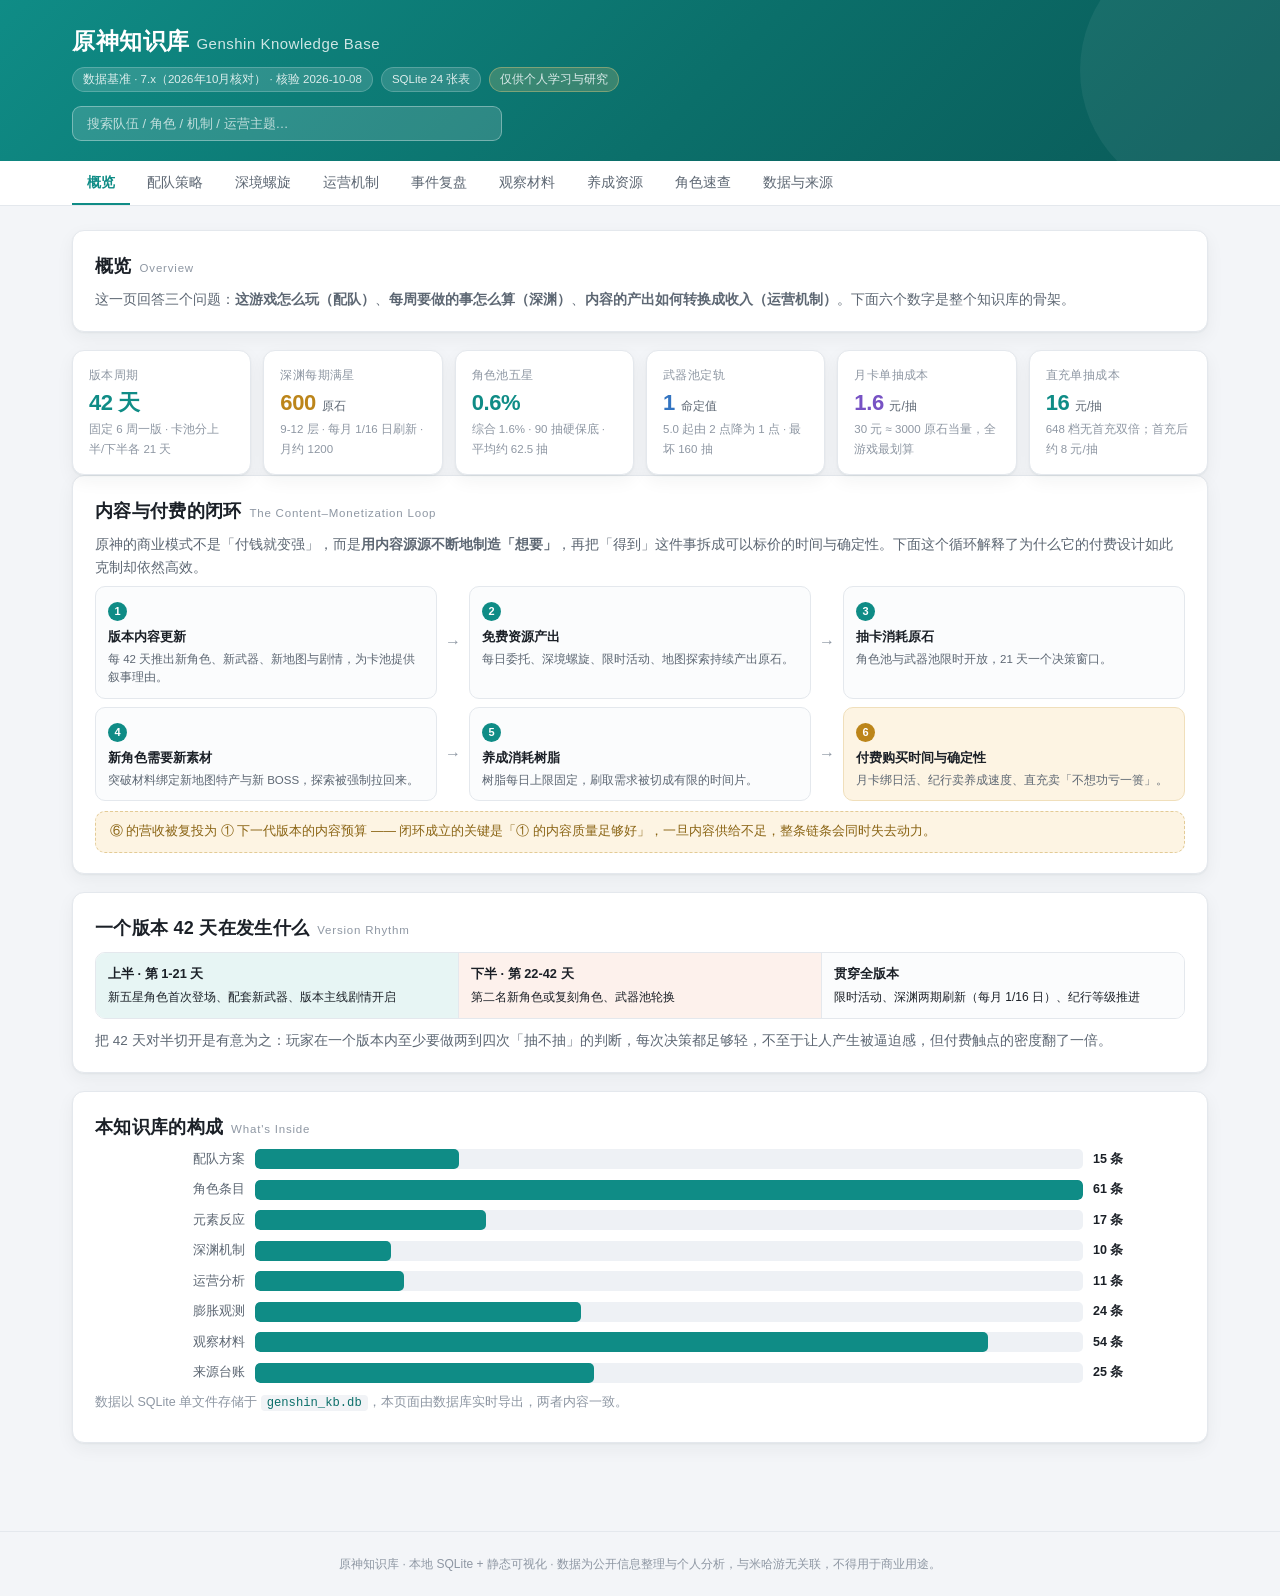
<file: site/index.html>
<!DOCTYPE html>
<html lang="zh-CN">
<head>
<meta charset="utf-8">
<meta name="viewport" content="width=device-width, initial-scale=1">
<title>原神知识库 · Genshin Knowledge Base</title>
<style>
:root{
  --bg:#f3f5f8; --card:#ffffff; --ink:#1b2027; --ink2:#5d6773; --ink3:#8e97a3;
  --line:#e4e8ed; --line2:#eef1f5;
  --teal:#0f8c86; --teal-soft:#e7f5f4; --gold:#bc851a; --gold-soft:#fdf4e3;
  --red:#cf4a5c; --red-soft:#fdeef0; --blue:#3374c1; --blue-soft:#eaf2fc;
  --purple:#7752c4; --purple-soft:#f1ecfb; --green:#2f8f5b; --green-soft:#e9f6ef;
  --e-fire:#e2603f; --e-water:#3d8fd1; --e-wind:#3fae94; --e-thunder:#8b6ad0;
  --e-grass:#74a832; --e-ice:#5fb5d8; --e-rock:#c9a227;
  --shadow:0 1px 2px rgba(20,30,45,.05), 0 6px 18px rgba(20,30,45,.05);
  --radius:12px;
}
*{box-sizing:border-box}
html,body{margin:0;padding:0}
body{
  background:var(--bg); color:var(--ink); font-size:14px; line-height:1.72;
  font-family:-apple-system,BlinkMacSystemFont,"Segoe UI","PingFang SC","Hiragino Sans GB","Microsoft YaHei",sans-serif;
  -webkit-font-smoothing:antialiased;
}
a{color:var(--teal);text-decoration:none}
a:hover{text-decoration:underline}

/* ---------- header ---------- */
header{
  background:linear-gradient(135deg,#0f8c86 0%,#0b6f6a 55%,#0a5a58 100%);
  color:#fff; padding:22px 0 20px; position:relative; overflow:hidden;
}
header::after{
  content:""; position:absolute; right:-60px; top:-60px; width:260px; height:260px;
  border-radius:50%; background:rgba(255,255,255,.06);
}
.hwrap{max-width:1180px;margin:0 auto;padding:0 22px;position:relative;z-index:2}
h1{margin:0;font-size:23px;letter-spacing:.5px;font-weight:650}
.sub{margin-top:5px;font-size:12.5px;opacity:.86;display:flex;flex-wrap:wrap;gap:8px;align-items:center}
.chip{
  display:inline-block;padding:2px 10px;border-radius:20px;font-size:11.5px;
  background:rgba(255,255,255,.16); border:1px solid rgba(255,255,255,.24);
}
.chip.gold{background:rgba(255,214,130,.22);border-color:rgba(255,214,130,.42)}
.searchbox{margin-top:14px;position:relative;max-width:430px}
.searchbox input{
  width:100%;padding:9px 14px;border-radius:9px;border:1px solid rgba(255,255,255,.35);
  background:rgba(255,255,255,.14);color:#fff;font-size:13px;outline:none;
  font-family:inherit;
}
.searchbox input::placeholder{color:rgba(255,255,255,.7)}
.searchbox input:focus{background:rgba(255,255,255,.22);border-color:#fff}
#sr{position:absolute;left:0;right:0;top:44px;background:#fff;color:var(--ink);
  border-radius:10px;box-shadow:0 12px 32px rgba(10,30,40,.24);max-height:400px;
  overflow:auto;display:none;z-index:50;border:1px solid var(--line)}
#sr .grp{padding:8px 14px;font-size:11.5px;color:var(--ink3);background:#fafbfc;
  border-bottom:1px solid var(--line2);letter-spacing:.6px}
#sr .it{padding:9px 14px;cursor:pointer;border-bottom:1px solid var(--line2);font-size:13px}
#sr .it:hover{background:var(--teal-soft)}
#sr .it small{color:var(--ink3);margin-left:8px}

/* ---------- nav ---------- */
nav{position:sticky;top:0;z-index:40;background:rgba(255,255,255,.94);
  backdrop-filter:blur(8px);border-bottom:1px solid var(--line)}
.nwrap{max-width:1180px;margin:0 auto;padding:0 22px;display:flex;gap:2px;overflow-x:auto}
.nwrap button{
  border:0;background:none;font-family:inherit;font-size:13.5px;color:var(--ink2);
  padding:13px 15px 11px;cursor:pointer;border-bottom:2.5px solid transparent;
  white-space:nowrap;font-weight:500;transition:.15s;
}
.nwrap button:hover{color:var(--teal)}
.nwrap button.on{color:var(--teal);border-bottom-color:var(--teal);font-weight:650}

/* ---------- layout ---------- */
main{max-width:1180px;margin:0 auto;padding:24px 22px 70px}
section{display:none;animation:fade .22s ease}
section.on{display:block}
@keyframes fade{from{opacity:0;transform:translateY(4px)}to{opacity:1;transform:none}}

.card{background:var(--card);border:1px solid var(--line);border-radius:var(--radius);
  padding:20px 22px;box-shadow:var(--shadow);margin-bottom:18px}
h2{font-size:18px;margin:0 0 4px;font-weight:650;letter-spacing:.3px}
h2 .en{font-size:11.5px;color:var(--ink3);font-weight:400;margin-left:8px;letter-spacing:.8px}
h3{font-size:14.5px;margin:22px 0 10px;font-weight:650;color:var(--ink);
  padding-left:10px;border-left:3px solid var(--teal)}
h3:first-child{margin-top:4px}
h4{font-size:13.5px;margin:16px 0 6px;font-weight:650;color:var(--ink2)}
p{margin:8px 0}
.lead{color:var(--ink2);font-size:13.5px;margin:6px 0 0}
.muted{color:var(--ink3);font-size:12.5px}
.hr{height:1px;background:var(--line2);margin:18px 0}

/* ---------- kpi ---------- */
.kpis{display:grid;grid-template-columns:repeat(auto-fit,minmax(168px,1fr));gap:12px}
.kpi{background:var(--card);border:1px solid var(--line);border-radius:var(--radius);
  padding:15px 16px;box-shadow:var(--shadow)}
.kpi .k{font-size:11.5px;color:var(--ink3);letter-spacing:.4px}
.kpi .v{font-size:22px;font-weight:700;color:var(--teal);letter-spacing:-.4px;margin-top:3px;line-height:1.25}
.kpi .v small{font-size:12px;font-weight:500;color:var(--ink2);letter-spacing:0}
.kpi .n{font-size:11.5px;color:var(--ink3);margin-top:3px}
.kpi.g .v{color:var(--gold)}
.kpi.b .v{color:var(--blue)}
.kpi.p .v{color:var(--purple)}

/* ---------- flow ---------- */
.flow{display:flex;flex-wrap:wrap;gap:8px;align-items:stretch;margin:6px 0}
.fnode{flex:1 1 150px;min-width:132px;background:#fbfcfd;border:1px solid var(--line);
  border-radius:10px;padding:11px 12px;position:relative}
.fnode .num{display:inline-flex;width:19px;height:19px;border-radius:50%;background:var(--teal);
  color:#fff;font-size:11px;font-weight:700;align-items:center;justify-content:center;margin-bottom:5px}
.fnode b{display:block;font-size:12.8px;font-weight:650;margin-bottom:2px}
.fnode span{font-size:11.5px;color:var(--ink2);line-height:1.6;display:block}
.fnode.pay{background:var(--gold-soft);border-color:#f0dfbb}
.fnode.pay .num{background:var(--gold)}
.farrow{display:flex;align-items:center;color:var(--ink3);font-size:16px;flex:0 0 auto}
.loopback{margin-top:10px;background:var(--gold-soft);border:1px dashed #e3cb96;
  border-radius:10px;padding:9px 14px;font-size:12.5px;color:#8a6414}

/* ---------- timeline ---------- */
.tl{display:flex;margin:8px 0 4px;border-radius:10px;overflow:hidden;border:1px solid var(--line)}
.tl div{flex:1;padding:10px 12px;font-size:12px;background:#fbfcfd;border-right:1px solid var(--line)}
.tl div:last-child{border-right:0}
.tl .half1{background:var(--teal-soft)}
.tl .half2{background:#fdf1ec}
.tl b{display:block;font-size:12.8px;margin-bottom:2px}

/* ---------- bars ---------- */
.bars{display:flex;flex-direction:column;gap:9px;margin:6px 0}
.brow{display:grid;grid-template-columns:150px 1fr 92px;gap:10px;align-items:center;font-size:12.5px}
.brow .lb{color:var(--ink2);text-align:right;overflow:hidden;text-overflow:ellipsis;white-space:nowrap}
.brow .tr{background:var(--line2);border-radius:5px;height:20px;overflow:hidden}
.brow .fl{height:100%;border-radius:5px;background:var(--teal);transition:width .5s}
.brow .vl{font-weight:650;color:var(--ink);font-size:12.5px}
@media(max-width:640px){.brow{grid-template-columns:104px 1fr 74px;font-size:11.5px}}

.stackbar{display:flex;height:26px;border-radius:6px;overflow:hidden;margin:5px 0;border:1px solid var(--line)}
.stackbar i{display:block;height:100%;transition:.4s}
.sklabel{display:flex;justify-content:space-between;font-size:12.5px;margin-top:2px}
.legend{display:flex;flex-wrap:wrap;gap:12px;margin-top:12px;font-size:12px;color:var(--ink2)}
.legend i{display:inline-block;width:10px;height:10px;border-radius:3px;margin-right:5px;vertical-align:-1px}

/* ---------- tags ---------- */
.tag{display:inline-block;padding:1px 8px;border-radius:20px;font-size:11.2px;
  background:var(--teal-soft);color:#0b6f6a;margin:0 5px 5px 0;border:1px solid #d3ece9}
.tag.gold{background:var(--gold-soft);color:#8a6414;border-color:#f0dfbb}
.tag.blue{background:var(--blue-soft);color:#23579a;border-color:#d3e4f7}
.tag.purple{background:var(--purple-soft);color:#553a92;border-color:#e2d8f6}
.tag.red{background:var(--red-soft);color:#a83445;border-color:#f7d7dc}
.tag.gray{background:#f1f3f6;color:var(--ink2);border-color:var(--line)}

.el{display:inline-flex;align-items:center;gap:4px;font-size:11.2px;color:#fff;
  padding:1px 8px;border-radius:20px;font-weight:600}
.el.火{background:var(--e-fire)} .el.水{background:var(--e-water)}
.el.风{background:var(--e-wind)} .el.雷{background:var(--e-thunder)}
.el.草{background:var(--e-grass)} .el.冰{background:var(--e-ice)}
.el.岩{background:var(--e-rock)}

/* ---------- buttons ---------- */
.filters{display:flex;flex-wrap:wrap;gap:7px;margin:12px 0 16px}
.filters button{border:1px solid var(--line);background:#fff;font-family:inherit;
  font-size:12.5px;padding:5px 13px;border-radius:20px;cursor:pointer;color:var(--ink2);transition:.15s}
.filters button:hover{border-color:var(--teal);color:var(--teal)}
.filters button.on{background:var(--teal);border-color:var(--teal);color:#fff;font-weight:600}

/* ---------- teams ---------- */
.teams{display:grid;grid-template-columns:repeat(auto-fit,minmax(342px,1fr));gap:14px}
@media(max-width:760px){.teams{grid-template-columns:1fr}}
.team{background:var(--card);border:1px solid var(--line);border-radius:var(--radius);
  box-shadow:var(--shadow);overflow:hidden}
.team .th{padding:15px 18px 12px;border-bottom:1px solid var(--line2)}
.team .th .nm{font-size:15px;font-weight:650;display:flex;justify-content:space-between;
  align-items:flex-start;gap:10px}
.team .th .nm .arch{font-size:11.5px;color:var(--teal);background:var(--teal-soft);
  padding:2px 9px;border-radius:20px;font-weight:600;white-space:nowrap;flex:0 0 auto}
.team .th .tg{margin-top:8px}
.team .tb{padding:12px 18px 16px}
.team .sum{font-size:13px;color:var(--ink2);margin:0}
.team details{margin-top:9px;border-top:1px dashed var(--line);padding-top:9px}
.team details:first-of-type{border-top:0;padding-top:0;margin-top:12px}
.team summary{cursor:pointer;font-size:12.6px;font-weight:650;color:var(--teal);
  list-style:none;display:flex;align-items:center;gap:6px;user-select:none}
.team summary::-webkit-details-marker{display:none}
.team summary::before{content:"▸";font-size:11px;transition:.18s;display:inline-block}
.team details[open] summary::before{transform:rotate(90deg)}
.team details > div{font-size:12.7px;color:var(--ink2);padding:8px 0 2px 15px;line-height:1.75}
.mem{display:flex;gap:9px;padding:6px 0;border-bottom:1px dotted var(--line2);font-size:12.7px}
.mem:last-child{border-bottom:0}
.mem .sl{flex:0 0 74px;color:var(--teal);font-weight:650}
.mem .cn{flex:0 0 auto;font-weight:600}
.mem .rn{color:var(--ink2);flex:1}

/* ---------- tables ---------- */
.tw{overflow-x:auto;-webkit-overflow-scrolling:touch}
table{width:100%;border-collapse:collapse;font-size:12.7px;min-width:560px}
th{text-align:left;padding:9px 11px;background:#f8fafb;color:var(--ink2);font-weight:650;
  border-bottom:1.5px solid var(--line);white-space:nowrap;font-size:12.2px}
td{padding:9px 11px;border-bottom:1px solid var(--line2);vertical-align:top;color:var(--ink)}
tbody tr:hover{background:#fafcfd}
td.num{text-align:right;font-variant-numeric:tabular-nums;font-weight:600}

/* ---------- calculator ---------- */
.calc{background:#fafcfd;border:1px solid var(--line);border-radius:11px;padding:16px 18px;margin-top:6px}
.crow{display:flex;flex-wrap:wrap;gap:14px;margin-bottom:12px;align-items:flex-end}
.fld{display:flex;flex-direction:column;gap:4px}
.fld label{font-size:11.8px;color:var(--ink2)}
.fld input,.fld select{font-family:inherit;font-size:13px;padding:6px 10px;border:1px solid var(--line);
  border-radius:7px;background:#fff;color:var(--ink);outline:none;min-width:96px}
.fld input:focus,.fld select:focus{border-color:var(--teal);box-shadow:0 0 0 3px rgba(15,140,134,.1)}
.fld input[type=range]{min-width:150px;padding:0;border:0;background:none}
.out{display:grid;grid-template-columns:repeat(auto-fit,minmax(128px,1fr));gap:10px;margin-top:12px}
.out div{background:#fff;border:1px solid var(--line);border-radius:9px;padding:10px 12px}
.out .k{font-size:11.3px;color:var(--ink3)}
.out .v{font-size:18px;font-weight:700;color:var(--teal);letter-spacing:-.3px}
.out .v.warn{color:var(--red)}
.out .v.good{color:var(--green)}

/* ---------- misc ---------- */
.grid2{display:grid;grid-template-columns:repeat(auto-fit,minmax(288px,1fr));gap:14px}
.note{background:var(--blue-soft);border-left:3px solid var(--blue);border-radius:0 8px 8px 0;
  padding:10px 14px;font-size:12.7px;color:#1f4e84;margin:12px 0}
.note.warn{background:var(--red-soft);border-left-color:var(--red);color:#8f2f3d}
.note.ok{background:var(--green-soft);border-left-color:var(--green);color:#1f6b41}
.ops{counter-reset:o}
.op{border:1px solid var(--line);border-radius:11px;margin-bottom:11px;overflow:hidden;background:var(--card)}
.op summary{cursor:pointer;padding:13px 17px;font-size:13.6px;font-weight:650;list-style:none;
  display:flex;gap:11px;align-items:center;user-select:none}
.op summary::-webkit-details-marker{display:none}
.op summary::before{counter-increment:o;content:counter(o);flex:0 0 22px;height:22px;
  background:var(--teal-soft);color:var(--teal);border-radius:50%;font-size:11.5px;font-weight:700;
  display:flex;align-items:center;justify-content:center}
.op summary:hover{background:#fbfcfd}
.op[open] summary{border-bottom:1px solid var(--line2);background:#fbfcfd}
.op .bd{padding:14px 18px 18px}
.lk{display:grid;grid-template-columns:1fr 1fr;gap:10px;margin-bottom:12px}
@media(max-width:640px){.lk{grid-template-columns:1fr}}
.lk div{background:#fafcfd;border:1px solid var(--line);border-radius:9px;padding:10px 13px;font-size:12.6px;color:var(--ink2)}
.lk div b{display:block;color:var(--ink);font-size:12px;margin-bottom:3px}
.lk .join{background:var(--teal-soft);border-color:#d3ece9;grid-column:1/-1;color:#0b5c58}
.ana{font-size:13.2px;color:var(--ink);line-height:1.85;border-left:3px solid var(--gold);
  padding-left:14px;background:linear-gradient(90deg,rgba(253,244,227,.5),transparent 60%)}
footer{border-top:1px solid var(--line);padding:22px;text-align:center;color:var(--ink3);font-size:12px}
ul.tight{margin:6px 0;padding-left:20px}
ul.tight li{margin:3px 0;font-size:13px}
code{background:#f1f3f6;padding:1px 6px;border-radius:4px;font-size:12.2px;
  font-family:ui-monospace,Menlo,Consolas,monospace;color:#0b6f6a}
.pill{display:inline-block;font-size:11px;padding:1px 7px;border-radius:5px;
  background:#f1f3f6;color:var(--ink2);border:1px solid var(--line)}
.pill.warnp{background:var(--red-soft);color:#a83445;border-color:#f7d7dc}
</style>
</head>
<body>

<header>
  <div class="hwrap">
    <h1>原神知识库 <span style="font-weight:400;font-size:15px;opacity:.8">Genshin Knowledge Base</span></h1>
    <div class="sub">
      <span class="chip" id="chipVer">数据基准 · 加载中</span>
      <span class="chip">SQLite 24 张表</span>
      <span class="chip gold">仅供个人学习与研究</span>
    </div>
    <div class="searchbox">
      <input id="q" type="text" placeholder="搜索队伍 / 角色 / 机制 / 运营主题…" autocomplete="off">
      <div id="sr"></div>
    </div>
  </div>
</header>

<nav><div class="nwrap" id="nav"></div></nav>

<main>
  <section id="tab-overview"></section>
  <section id="tab-teams"></section>
  <section id="tab-abyss"></section>
  <section id="tab-ops"></section>
  <section id="tab-incident"></section>
  <section id="tab-materials"></section>
  <section id="tab-resources"></section>
  <section id="tab-chars"></section>
  <section id="tab-data"></section>
</main>

<footer>
  原神知识库 · 本地 SQLite + 静态可视化 · 数据为公开信息整理与个人分析，与米哈游无关联，不得用于商业用途。
</footer>

<script>
/* ============================================================
   数据
   ============================================================ */
const KB = {"meta":[{"key":"kb_name","value":"原神知识库 Genshin Knowledge Base"},{"key":"purpose","value":"个人学习与研究"},{"key":"dbms","value":"SQLite 3"},{"key":"baseline_version","value":"7.x（2026年10月核对）"},{"key":"game_version_note","value":"原神自 6.0 起版本改用「月之X」命名（6.0=月之一 … 6.7=月之八），7.0 起恢复数字编号。版本周期固定为 42 天。"},{"key":"accessed_at","value":"2026-10-08"},{"key":"copyright_note","value":"《原神》为米哈游（miHoYo / HoYoverse）的注册商标与著作权作品。本库仅记录公开的机制参数与个人分析，不含游戏素材、不含成段文本，不代表官方立场，不得用于商业用途。"}],"sources":[{"id":1,"title":"《原神》官方网站 · 版本与公告页","publisher":"米哈游","url":"https://ys.mihoyo.com/","license_note":"官方公告，引用时仅作事实核对","used_for":"版本命名、版本周期、卡池开放时间","accessed_at":"2026-10-08"},{"id":2,"title":"《原神》祈愿概率公示与规则说明","publisher":"米哈游（游戏内「祈愿-详情」）","url":"https://ys.mihoyo.com/","license_note":"官方公示信息，属法定公开内容","used_for":"五星/四星基础概率、综合概率、保底次数、捕获明光、神铸定轨","accessed_at":"2026-10-08"},{"id":3,"title":"原神祈愿系统条目（百科汇总）","publisher":"百度百科 · 社区编辑","url":"https://baike.baidu.com/item/%E7%A5%88%E6%84%BF/65231062","license_note":"社区整理，CC-BY-SA 系，本库仅取事实性参数并自行改写表述","used_for":"各卡池概率与保底规则、集录祈愿规则","accessed_at":"2026-10-08"},{"id":4,"title":"原神保底机制条目（百科汇总）","publisher":"百度百科 · 社区编辑","url":"https://baike.baidu.com/item/%E5%8E%9F%E7%A5%9E%E4%BF%9D%E5%BA%95%E6%9C%BA%E5%88%B6/67682574","license_note":"社区整理，仅取事实性参数","used_for":"大小保底、捕获明光计数器、武器池保底","accessed_at":"2026-10-08"},{"id":5,"title":"神铸定轨机制说明（第三方攻略汇总）","publisher":"Buffget 等第三方攻略站","url":"https://buffget.com/zh-CN/news/genshin-weapon-banner-math-epitomized-path-and-pity-guide-2026","license_note":"第三方站点，仅作交叉验证；参数以官方公示为准","used_for":"5.0 起命定值上限由 2 点降为 1 点、最坏 160 抽","accessed_at":"2026-10-08"},{"id":6,"title":"商城价格与商品列表（社区 wiki）","publisher":"哔哩哔哩原神 WIKI · 社区编辑","url":"https://wiki.biligame.com/ys/%E5%95%86%E5%9F%8E","license_note":"社区整理，仅取价格事实","used_for":"空月祝福 30 元、珍珠纪行 68 元、珍珠之歌 128 元、装扮价格","accessed_at":"2026-10-08"},{"id":7,"title":"App Store 应用内购买价目","publisher":"Apple App Store","url":"https://apps.apple.com/cn/app/id1569029742","license_note":"公开价目表","used_for":"创世结晶 6 档定价","accessed_at":"2026-10-08"},{"id":8,"title":"原粹树脂条目（社区整理）","publisher":"萌娘百科 · 社区编辑","url":"https://zh.moegirl.tw/%E5%8E%9F%E7%B2%B9%E6%A0%91%E8%84%82","license_note":"社区整理，CC 系许可，本库仅取机制参数","used_for":"树脂恢复速度、上限沿革（120→160→200）、补充价格梯度","accessed_at":"2026-10-08"},{"id":9,"title":"树脂与副本系统条目（社区整理）","publisher":"百度百科 · 社区编辑","url":"https://baike.baidu.com/item/%E6%A0%91%E8%84%82/66272751","license_note":"社区整理，仅取机制参数","used_for":"各类树脂用途、周本前三次半价、浓缩树脂","accessed_at":"2026-10-08"},{"id":10,"title":"深境螺旋奖励与结构（第三方汇总，多源交叉核对）","publisher":"多来源交叉核对","url":"https://www.ntgame.com/genshin/updates","license_note":"第三方汇总，非官方；结构参数请以游戏内为准","used_for":"12层结构、9-12层每期约600原石、每月1/16日刷新","accessed_at":"2026-10-08"},{"id":11,"title":"万字长文解剖《原神》游戏系统（玩家研究）","publisher":"米游社 · 玩家投稿","url":"https://www.miyoushe.com/ys/article/12089252","license_note":"玩家研究文章，作为设计分析视角的参考，不引用原文","used_for":"树脂系统的留存与付费意图分析","accessed_at":"2026-10-08"},{"id":12,"title":"玩家消费行为社区测算（第三方）","publisher":"顶点游戏等第三方站点","url":"https://www.fragtop.com/archive/2026nysmmyhdsq90wjscd3lyxcbsjfa","license_note":"第三方估算，非官方数据，本库仅作量级参考并标注为估算","used_for":"每版本免费抽数区间（0氪 90-110 / 月卡+大月卡 130-150）","accessed_at":"2026-10-08"},{"id":13,"title":"版本沿革表（社区整理）","publisher":"Fandom Genshin Impact Wiki (zh)","url":"https://genshin-impact.fandom.com/zh/wiki/%E7%89%88%E6%9C%AC","license_note":"社区整理，本库仅取版本号与日期事实","used_for":"5.x / 月之X / 7.x 版本上线日期","accessed_at":"2026-10-08"},{"id":14,"title":"那维莱特高速旋转问题修复回退说明（官方公告）","publisher":"米哈游","url":"https://genshin.hoyoverse.com/en/news/detail/124891","license_note":"官方公告，仅作事实核对与要点转述，不复制原文段落","used_for":"事件发生日期、官方道歉与回退承诺、补偿原石 1600、对「已上线角色修改」的表态","accessed_at":"2026-10-08"},{"id":15,"title":"4.8 版本更新说明（官方公告）","publisher":"米哈游","url":"https://genshin.hoyoverse.com/zh-tw/news/detail/124837","license_note":"官方公告，仅作事实核对与要点转述","used_for":"该修复被归入「问题修复」分类、条目原文表述、4.8 更新日期与 100 原石的问题补偿","accessed_at":"2026-10-08"},{"id":16,"title":"那维莱特高速旋转问题回退说明（官方公告中文版转载）","publisher":"游民星空（转载官方公告）","url":"http://360game.360.cn/article/content?id=669885766d88e4c52dd94993","license_note":"官方公告的第三方转载，用于核对中文表述；引用时仅保留极短片段","used_for":"公告日期 2024-07-18、修复起因（灵敏度/DPI 高速旋转）、「更加谨慎」的中文口径","accessed_at":"2026-10-08"},{"id":17,"title":"那维莱特事件媒体报道（独立佐证）","publisher":"网易（转载环球网）","url":"https://www.163.com/dy/article/J7CL0T670514R9OJ.html","license_note":"媒体报道，非官方；用于交叉验证公告日期与补偿数额","used_for":"公告日 7 月 18 日、道歉、补偿 1600 原石","accessed_at":"2026-10-08"},{"id":18,"title":"深境螺旋 12 层敌人血量逐版本统计","publisher":"17173 转载 · 微信公众号「新提瓦特小助手」","url":"https://news.17173.com/content/02212026/021912937.shtml","license_note":"社区测算，非官方数据；本库只取量级与变化方向，不引用原文","used_for":"12 层总血量 1.0-1.6 约 300-380 万 → 5.0-5.8 突破 2000 万","accessed_at":"2026-10-08"},{"id":19,"title":"深渊难度与单间 BOSS 血量统计","publisher":"17173 转载 · 社区整理","url":"https://news.17173.com/content/04232025/213904127.shtml","license_note":"社区测算，非官方数据；仅作趋势参考","used_for":"5.0→5.1 单间 BOSS 200 万→300 万、12-3 三间总血量 4.0 的 430 万 → 5.0 近千万","accessed_at":"2026-10-08"},{"id":20,"title":"队伍输出天花板分段曲线（竞速圈整理）","publisher":"17173 转载 · 玩家竞速社群","url":"https://news.17173.com/content/02082026/170636641.shtml","license_note":"玩家社群整理，非官方，且各统计口径差异大；本库只取量级与方向","used_for":"蒙德/璃月 <10 万 → 稻妻须弥约 20 万横盘 → 枫丹 ×3 → 纳塔 ×3 → 挪德卡莱横盘","accessed_at":"2026-10-08"},{"id":21,"title":"满配 DPS 梯队统计（竞速圈整理）","publisher":"17173 转载 · 玩家竞速社群","url":"https://news.17173.com/content/01262026/042050942.shtml","license_note":"玩家社群整理，非官方；仅用于说明代际更替现象","used_for":"6.3 满配前五（奈芙尔、玛薇卡等）、月反应体系占三席、那维莱特已不在前五","accessed_at":"2026-10-08"},{"id":22,"title":"老角色加强计划（媒体转述）","publisher":"17173 转载 · 版本内容整理","url":"https://news.17173.com/content/03232026/095536574.shtml","license_note":"媒体转述，非官方公告原文；具体清单以游戏内与官方公告为准","used_for":"6.2 起首批 7 位蒙德老角色获得机制/数值加强，与「魔导」体系联动","accessed_at":"2026-10-08"},{"id":23,"title":"手游收入监测数据（第三方估算）","publisher":"七麦数据 / SensorTower（经证券之星等转载）","url":"https://wap.stockstar.com/detail/SS2026052600019510","license_note":"第三方估算，非官方财报，不可作为营收事实；本库仅用于描述趋势且不作单一归因","used_for":"2025 年国区 iOS《原神》约 9401 万美元、同比约 -37%；米哈游全球发行商排名第 5","accessed_at":"2026-10-08"},{"id":24,"title":"那维莱特事件社区报道（舆论侧记录）","publisher":"17173","url":"https://news.17173.com/content/07182024/100425750.shtml","license_note":"媒体报道，非官方；用于记录舆论发生与扩散的时点，不作为事实与数值依据","used_for":"抗议爆发于 2024-07-17 当天、主要平台为中国社区与社交平台","accessed_at":"2026-10-08"},{"id":25,"title":"版本历史与版本上线日期（社区整理）","publisher":"哔哩哔哩原神 WIKI · 社区编辑","url":"https://wiki.biligame.com/ys/index.php?title=%E7%89%88%E6%9C%AC%E5%8E%86%E5%8F%B2&action=raw","license_note":"社区整理，仅取版本号与日期事实；页面自述截至「月之五」，较新版本需另行核对","used_for":"4.1 (2023-09-27)、4.8 (2024-07-17)、5.0 (2024-08-28) 等版本上线日期","accessed_at":"2026-10-08"}],"characters":[{"id":1,"name":"温迪","element":"风","weapon":"弓","rarity":5,"region":"蒙德","roles":"聚怪,增伤","limited":1,"version_added":"1.0","confidence":"高","note":null},{"id":2,"name":"可莉","element":"火","weapon":"法器","rarity":5,"region":"蒙德","roles":"主C","limited":1,"version_added":"1.0","confidence":"高","note":null},{"id":3,"name":"阿贝多","element":"岩","weapon":"单手剑","rarity":5,"region":"蒙德","roles":"副C,增伤","limited":1,"version_added":"1.2","confidence":"高","note":null},{"id":4,"name":"优菈","element":"冰","weapon":"双手剑","rarity":5,"region":"蒙德","roles":"主C","limited":1,"version_added":"1.5","confidence":"高","note":null},{"id":5,"name":"迪卢克","element":"火","weapon":"双手剑","rarity":5,"region":"蒙德","roles":"主C","limited":0,"version_added":"常驻","confidence":"高","note":null},{"id":6,"name":"琴","element":"风","weapon":"单手剑","rarity":5,"region":"蒙德","roles":"治疗","limited":0,"version_added":"常驻","confidence":"高","note":null},{"id":7,"name":"莫娜","element":"水","weapon":"法器","rarity":5,"region":"蒙德","roles":"增伤","limited":0,"version_added":"常驻","confidence":"高","note":null},{"id":8,"name":"钟离","element":"岩","weapon":"长柄武器","rarity":5,"region":"璃月","roles":"护盾,减抗","limited":1,"version_added":"1.1","confidence":"高","note":null},{"id":9,"name":"甘雨","element":"冰","weapon":"弓","rarity":5,"region":"璃月","roles":"主C,副C","limited":1,"version_added":"1.2","confidence":"高","note":null},{"id":10,"name":"魈","element":"风","weapon":"长柄武器","rarity":5,"region":"璃月","roles":"主C","limited":1,"version_added":"1.3","confidence":"高","note":null},{"id":11,"name":"胡桃","element":"火","weapon":"长柄武器","rarity":5,"region":"璃月","roles":"主C","limited":1,"version_added":"1.3","confidence":"高","note":null},{"id":12,"name":"申鹤","element":"冰","weapon":"长柄武器","rarity":5,"region":"璃月","roles":"增伤","limited":1,"version_added":"2.4","confidence":"高","note":null},{"id":13,"name":"夜兰","element":"水","weapon":"弓","rarity":5,"region":"璃月","roles":"副C,增伤","limited":1,"version_added":"2.7","confidence":"高","note":null},{"id":14,"name":"白术","element":"草","weapon":"法器","rarity":5,"region":"璃月","roles":"治疗,护盾","limited":1,"version_added":"3.6","confidence":"高","note":null},{"id":15,"name":"闲云","element":"风","weapon":"法器","rarity":5,"region":"璃月","roles":"治疗,增伤","limited":1,"version_added":"4.4","confidence":"高","note":null},{"id":16,"name":"刻晴","element":"雷","weapon":"单手剑","rarity":5,"region":"璃月","roles":"主C","limited":0,"version_added":"常驻","confidence":"高","note":null},{"id":17,"name":"七七","element":"冰","weapon":"单手剑","rarity":5,"region":"璃月","roles":"治疗","limited":0,"version_added":"常驻","confidence":"高","note":null},{"id":18,"name":"神里绫华","element":"冰","weapon":"单手剑","rarity":5,"region":"稻妻","roles":"主C","limited":1,"version_added":"1.6","confidence":"高","note":null},{"id":19,"name":"枫原万叶","element":"风","weapon":"单手剑","rarity":5,"region":"稻妻","roles":"增伤,聚怪","limited":1,"version_added":"1.6","confidence":"高","note":null},{"id":20,"name":"宵宫","element":"火","weapon":"弓","rarity":5,"region":"稻妻","roles":"主C","limited":1,"version_added":"2.0","confidence":"高","note":null},{"id":21,"name":"雷电将军","element":"雷","weapon":"长柄武器","rarity":5,"region":"稻妻","roles":"主C,充能","limited":1,"version_added":"2.1","confidence":"高","note":null},{"id":22,"name":"珊瑚宫心海","element":"水","weapon":"法器","rarity":5,"region":"稻妻","roles":"治疗,挂水","limited":1,"version_added":"2.1","confidence":"高","note":null},{"id":23,"name":"荒泷一斗","element":"岩","weapon":"双手剑","rarity":5,"region":"稻妻","roles":"主C","limited":1,"version_added":"2.3","confidence":"高","note":null},{"id":24,"name":"八重神子","element":"雷","weapon":"法器","rarity":5,"region":"稻妻","roles":"副C","limited":1,"version_added":"2.5","confidence":"高","note":null},{"id":25,"name":"神里绫人","element":"水","weapon":"单手剑","rarity":5,"region":"稻妻","roles":"主C","limited":1,"version_added":"2.6","confidence":"高","note":null},{"id":26,"name":"赛诺","element":"雷","weapon":"长柄武器","rarity":5,"region":"须弥","roles":"主C","limited":1,"version_added":"3.1","confidence":"高","note":null},{"id":27,"name":"妮露","element":"水","weapon":"单手剑","rarity":5,"region":"须弥","roles":"体系核心","limited":1,"version_added":"3.1","confidence":"高","note":null},{"id":28,"name":"纳西妲","element":"草","weapon":"法器","rarity":5,"region":"须弥","roles":"挂草,增伤","limited":1,"version_added":"3.2","confidence":"高","note":null},{"id":29,"name":"流浪者","element":"风","weapon":"法器","rarity":5,"region":"须弥","roles":"主C","limited":1,"version_added":"3.3","confidence":"高","note":null},{"id":30,"name":"艾尔海森","element":"草","weapon":"单手剑","rarity":5,"region":"须弥","roles":"主C","limited":1,"version_added":"3.4","confidence":"高","note":null},{"id":31,"name":"提纳里","element":"草","weapon":"弓","rarity":5,"region":"须弥","roles":"副C","limited":0,"version_added":"常驻","confidence":"高","note":null},{"id":32,"name":"迪希雅","element":"火","weapon":"双手剑","rarity":5,"region":"须弥","roles":"护盾,副C","limited":0,"version_added":"常驻","confidence":"高","note":null},{"id":33,"name":"林尼","element":"火","weapon":"弓","rarity":5,"region":"枫丹","roles":"主C","limited":1,"version_added":"4.0","confidence":"高","note":null},{"id":34,"name":"那维莱特","element":"水","weapon":"法器","rarity":5,"region":"枫丹","roles":"主C","limited":1,"version_added":"4.1","confidence":"高","note":null},{"id":35,"name":"芙宁娜","element":"水","weapon":"单手剑","rarity":5,"region":"枫丹","roles":"增伤","limited":1,"version_added":"4.2","confidence":"高","note":null},{"id":36,"name":"娜维娅","element":"岩","weapon":"双手剑","rarity":5,"region":"枫丹","roles":"主C","limited":1,"version_added":"4.3","confidence":"高","note":null},{"id":37,"name":"阿蕾奇诺","element":"火","weapon":"长柄武器","rarity":5,"region":"枫丹","roles":"主C","limited":1,"version_added":"4.6","confidence":"高","note":null},{"id":38,"name":"克洛琳德","element":"雷","weapon":"单手剑","rarity":5,"region":"枫丹","roles":"主C","limited":1,"version_added":"4.7","confidence":"高","note":null},{"id":39,"name":"玛拉妮","element":"水","weapon":"法器","rarity":5,"region":"纳塔","roles":"主C","limited":1,"version_added":"5.0","confidence":"待核验","note":null},{"id":40,"name":"基尼奇","element":"草","weapon":"双手剑","rarity":5,"region":"纳塔","roles":"主C","limited":1,"version_added":"5.0","confidence":"待核验","note":null},{"id":41,"name":"希诺宁","element":"岩","weapon":"单手剑","rarity":5,"region":"纳塔","roles":"增伤","limited":1,"version_added":"5.1","confidence":"待核验","note":null},{"id":42,"name":"恰斯卡","element":"风","weapon":"弓","rarity":5,"region":"纳塔","roles":"主C","limited":1,"version_added":"5.2","confidence":"待核验","note":null},{"id":43,"name":"玛薇卡","element":"火","weapon":"双手剑","rarity":5,"region":"纳塔","roles":"主C","limited":1,"version_added":"5.3","confidence":"待核验","note":null},{"id":44,"name":"茜特菈莉","element":"冰","weapon":"法器","rarity":5,"region":"纳塔","roles":"护盾","limited":1,"version_added":"5.3","confidence":"待核验","note":null},{"id":45,"name":"香菱","element":"火","weapon":"长柄武器","rarity":4,"region":"璃月","roles":"副C","limited":1,"version_added":"1.0","confidence":"高","note":null},{"id":46,"name":"行秋","element":"水","weapon":"单手剑","rarity":4,"region":"璃月","roles":"副C,减伤","limited":1,"version_added":"1.0","confidence":"高","note":null},{"id":47,"name":"班尼特","element":"火","weapon":"单手剑","rarity":4,"region":"蒙德","roles":"增伤,治疗","limited":1,"version_added":"1.0","confidence":"高","note":null},{"id":48,"name":"重云","element":"冰","weapon":"双手剑","rarity":4,"region":"璃月","roles":"副C,减抗","limited":1,"version_added":"1.0","confidence":"高","note":null},{"id":49,"name":"砂糖","element":"风","weapon":"法器","rarity":4,"region":"蒙德","roles":"聚怪,增伤","limited":1,"version_added":"1.0","confidence":"高","note":null},{"id":50,"name":"菲谢尔","element":"雷","weapon":"弓","rarity":4,"region":"蒙德","roles":"副C","limited":1,"version_added":"1.0","confidence":"高","note":null},{"id":51,"name":"罗莎莉亚","element":"冰","weapon":"长柄武器","rarity":4,"region":"蒙德","roles":"副C,增伤","limited":1,"version_added":"1.3","confidence":"高","note":null},{"id":52,"name":"九条裟罗","element":"雷","weapon":"弓","rarity":4,"region":"稻妻","roles":"增伤","limited":1,"version_added":"2.1","confidence":"高","note":null},{"id":53,"name":"托马","element":"火","weapon":"长柄武器","rarity":4,"region":"稻妻","roles":"护盾","limited":1,"version_added":"2.2","confidence":"高","note":null},{"id":54,"name":"云堇","element":"岩","weapon":"长柄武器","rarity":4,"region":"璃月","roles":"增伤","limited":1,"version_added":"2.4","confidence":"高","note":null},{"id":55,"name":"久岐忍","element":"雷","weapon":"单手剑","rarity":4,"region":"须弥","roles":"治疗,触发","limited":1,"version_added":"3.0","confidence":"高","note":null},{"id":56,"name":"柯莱","element":"草","weapon":"弓","rarity":4,"region":"须弥","roles":"挂草","limited":1,"version_added":"3.0","confidence":"高","note":null},{"id":57,"name":"珐露珊","element":"风","weapon":"法器","rarity":4,"region":"须弥","roles":"增伤","limited":1,"version_added":"3.3","confidence":"高","note":null},{"id":58,"name":"瑶瑶","element":"草","weapon":"长柄武器","rarity":4,"region":"璃月","roles":"治疗,挂草","limited":1,"version_added":"3.4","confidence":"高","note":null},{"id":59,"name":"莱依拉","element":"冰","weapon":"法器","rarity":4,"region":"须弥","roles":"护盾","limited":1,"version_added":"3.6","confidence":"高","note":null},{"id":60,"name":"夏洛蒂","element":"冰","weapon":"法器","rarity":4,"region":"枫丹","roles":"治疗","limited":1,"version_added":"4.0","confidence":"高","note":null},{"id":61,"name":"嘉明","element":"火","weapon":"双手剑","rarity":4,"region":"璃月","roles":"主C","limited":1,"version_added":"4.3","confidence":"高","note":null}],"teams":[{"id":1,"name":"胡桃蒸发（单核持续输出）","archetype":"蒸发","core_reaction":"火×水 → 蒸发","cost_level":"中","difficulty":"中","summary":"以行秋提供稳定水附着，胡桃开血梅香后用火元素普攻/重击持续触发蒸发（火打水附着为 2.0 倍）。钟离的护盾是这套队成立的前提——它把「低血量高攻击」这个风险设计与生存需求解耦。","rotation":"钟离E开盾 → 行秋E/Q挂水 → 万叶/夜兰等增益 → 胡桃E进入血梅香 → 普攻·重击循环 → E结束前用Q收尾。","strengths":"单体输出极高；循环自洽、对练度宽容度高；四星位（行秋）可用。","weaknesses":"依赖挂水节奏，断水即断伤害；血量管理有暴毙风险；重击手感吃操作。","abyss_fit":"单体 BOSS 层、站桩输出环境最佳；对需频繁走位/打断的层数表现下降。","tags":"蒸发,火,单核,热门"},{"id":2,"name":"宵宫蒸发（操作最简）","archetype":"蒸发","core_reaction":"火×水 → 蒸发","cost_level":"中","difficulty":"低","summary":"宵宫以普攻为核心，配合行秋的水附着打蒸发。整套队的理解成本极低，适合当作「第一套能稳定满星的队伍」。","rotation":"钟离E → 行秋E/Q → 班尼特E/Q → 宵宫E进入温存 → 普攻循环。","strengths":"操作门槛低、循环稳定、对单体持续输出强。","weaknesses":"需要站桩，怕打断与位移；爆发不足，短窗口层数吃亏。","abyss_fit":"单体或少量精英怪；不擅长应对大量分散小怪。","tags":"蒸发,火,低门槛"},{"id":3,"name":"神里绫华永冻（控场流）","archetype":"冻结","core_reaction":"水×冰 → 冻结","cost_level":"高","difficulty":"中","summary":"心海挂水 + 绫华冰元素形成冻结，把敌人钉在原地；万叶聚怪并减抗，申鹤为冰元素加成。冻结的价值不只是控制——它同时消除了敌人的位移与攻击，等于把「操作」这个变量从对局里拿掉。","rotation":"心海E挂水 → 万叶E聚怪+减抗 → 申鹤E增伤 → 绫华Q(冰霜风暴) → 重击循环补刀。","strengths":"群体伤害高；控制力极强；容错率高，适合手速一般的玩家。","weaknesses":"对免疫冻结的 BOSS 效果大打折扣；占用三名五星辅助，成本高。","abyss_fit":"大量小怪层、需要控场的高压层；对冻结免疫的 BOSS 层需换队。","tags":"冻结,冰,控制,群体"},{"id":4,"name":"甘雨融化（远程爆发）","archetype":"融化","core_reaction":"火×冰 → 融化","cost_level":"中","difficulty":"高","summary":"香菱提供后台火附着，甘雨的霜华矢命中触发融化（火打冰附着为 2.0 倍），以蓄力重击为核心输出。这是全游戏射程最远的输出模式，代价是每一次蓄力都要用时间去换伤害。","rotation":"钟离E → 香菱E/Q挂火 → 班尼特Q增伤 → 甘雨蓄力重击循环。","strengths":"射程极远、单发伤害高；对站位要求低。","weaknesses":"蓄力耗时，怕打断与走位；操作门槛高；对需要快速清场的层数不适应。","abyss_fit":"单体 BOSS、可远距离站桩的层数。","tags":"融化,冰,远程,高操作"},{"id":5,"name":"国家队（四星通用骨架）","archetype":"蒸发/超载混合","core_reaction":"火×水 → 蒸发；火×雷 → 超载","cost_level":"低","difficulty":"中","summary":"香菱+行秋+班尼特构成的「输出-挂水-增益/治疗」三角，是全游戏性价比最高的骨架。它的意义不在于强度上限，而在于证明了「四星也能打满深渊」这件事在这个游戏里是成立的。","rotation":"班尼特E/Q → 行秋E/Q → 香菱E/Q → 第四位补循环，靠技能与爆发轮转输出。","strengths":"全四星可成型、零成本；群体伤害强；循环自洽、不依赖特定五星。","weaknesses":"没有爆发段；严重依赖元素能量循环，需堆充能效率；单体上限一般。","abyss_fit":"群体小怪层的最优性价比选择；深渊 9-10 层保底利器。","tags":"四星,低金,群体,骨架"},{"id":6,"name":"雷神国家队（循环之王）","archetype":"蒸发/充能","core_reaction":"火×水 → 蒸发","cost_level":"中","difficulty":"中","summary":"雷电将军以充能效率为核心属性，为全队提供能量回收，同时自身爆发输出。这套队的真正卖点是「循环永不卡死」，在需要连续处理多波怪物的层数里几乎没有替代品。","rotation":"班尼特E/Q → 行秋E/Q → 香菱E/Q → 雷神Q(梦想真说) → 普攻循环回能。","strengths":"循环极稳、伤害足、容错好；对多波次敌人的持续压制力强。","weaknesses":"高度依赖雷电将军；对充能配置有要求；爆发窗口固定。","abyss_fit":"多波次小怪层、需要长线持续输出的层数。","tags":"雷,蒸发,循环,主流"},{"id":7,"name":"妮露绽放（体系专属）","archetype":"绽放","core_reaction":"草×水 → 绽放（丰沃之核）","cost_level":"中","difficulty":"低","summary":"妮露的天赋把「绽放」产物升级为伤害与范围都大幅强化的丰沃之核，全队输出完全建立在绽放反应上。代价是队伍必须严格限定为水+草，等于用「队伍自由度」换「廉价的群体伤害」。","rotation":"纳西妲E挂草 → 行秋/心海E挂水 → 触发绽放 → 妮露E/Q强化核心 → 循环刷新。","strengths":"群体伤害爆炸；不吃暴击、不吃圣遗物副词条，成型极快；操作简单。","weaknesses":"队伍元素被锁死（只允许水+草）；对单体 BOSS 效果一般；怕火/冰元素污染。","abyss_fit":"大量小怪层的最强解之一；对单 BOSS 层较弱。","tags":"绽放,水草,群体,低成本"},{"id":8,"name":"超绽放（性价比毕业队）","archetype":"超绽放","core_reaction":"草×水 → 草原核；雷触发 → 超绽放","cost_level":"低","difficulty":"低","summary":"纳西妲挂草 + 水附着生成草原核，再由久岐忍触发超绽放。关键点是超绽放伤害只与触发角色的等级和元素精通有关——这意味着它绕过了整个「暴击词条堆叠」的养成体系，是游戏里最快能打满深渊的方案之一。","rotation":"纳西妲E → 行秋/夜兰E/Q挂水 → 久岐忍E持续挂雷触发 → 循环刷新。","strengths":"成本极低（核心仅需纳西妲+久岐忍）；不需刷暴击副词条；对群对单皆可；下限极高。","weaknesses":"吃元素精通主词条；单体伤害上限不如蒸发/融化；需要稳定的挂雷频率。","abyss_fit":"几乎通杀，是新手与老玩家的通用保险队。","tags":"超绽放,草雷,低金,通用"},{"id":9,"name":"激化队（草雷单体）","archetype":"激化","core_reaction":"草×雷 → 原激化 → 超激化/蔓激化","cost_level":"中","difficulty":"中","summary":"纳西妲提供持续草附着并触发原激化，主C（艾尔海森/赛诺）打出的攻击被激化为超激化/蔓激化，单次伤害获得固定加成。这是「提升每一次攻击」而非「提升某一段爆发」的思路。","rotation":"纳西妲E → 钟离E开盾 → 八重神子E挂雷 → 主C输出循环。","strengths":"单体伤害高；副C位替换自由；对练度要求平滑。","weaknesses":"上限依赖主C与纳西妲练度；怕元素污染打断激化。","abyss_fit":"单体 BOSS 与精英怪层。","tags":"激化,草雷,单体"},{"id":10,"name":"雷九万班（爆发核心）","archetype":"纯色爆发","core_reaction":"—（增益叠加）","cost_level":"高","difficulty":"高","summary":"全队服务雷电将军一人：九条裟罗提供雷元素加成、万叶减抗聚怪、班尼特攻击加成，把增益在同一个窗口内全部叠满，由雷神大招收尾。这是典型的「窗口期爆发」结构。","rotation":"万叶E → 班尼特E/Q → 九条裟罗E → 雷神Q → 窗口内打满 → 循环。","strengths":"爆发极高、循环优秀；对 BOSS 层压制力强。","weaknesses":"需要较高练度与命座（尤其九条裟罗）；对增益窗口的熟练度要求高。","abyss_fit":"单体 BOSS、有明确爆发窗口的层数。","tags":"雷,爆发,高练度"},{"id":11,"name":"芙宁娜通用增伤体系","archetype":"通用增幅","core_reaction":"—（生命值波动驱动的增伤）","cost_level":"中","difficulty":"中","summary":"芙宁娜依据全队生命值的变化量提供大量增伤，因此队里必须同时存在「会自我耗血的主C」与「能治疗的辅助」，让生命值持续上下波动。她不是某个体系的零件，而是一个可以插进多数队伍的增益层。","rotation":"芙宁娜E(挂后台)→ Q开启增伤 → 治疗角色维持血量波动 → 主C输出。","strengths":"通用性极强，几乎可搭配任何主C；增伤幅度大。","weaknesses":"需要治疗角色配合，队伍构建受约束；启动需要暖机时间。","abyss_fit":"几乎所有需要输出上限的层数。","tags":"水,增伤,通用"},{"id":12,"name":"那维莱特体系（范围压制）","archetype":"水元素直伤","core_reaction":"—（水元素范围伤害）","cost_level":"中","difficulty":"低","summary":"那维莱特以蓄力重击造成大范围水元素伤害，且其天赋对队伍其他角色的生命值变动有额外加成要求。因此理想搭配是「能改变队友血量的辅助 + 护盾」，把它变成一个可以稳定站桩的范围清场机器。","rotation":"钟离E开盾 → 芙宁娜E/Q → 万叶E聚怪减抗 → 那维莱特蓄力重击循环。","strengths":"范围伤害强、操作简单、对群效率极高。","weaknesses":"需护盾保护蓄力过程；单体爆发一般；对打断敏感。","abyss_fit":"大量小怪层、需要快速清场的层数。","tags":"水,范围,低门槛"},{"id":13,"name":"岩队（一斗 / 娜维娅）","archetype":"纯色","core_reaction":"岩×元素 → 结晶（护盾碎片）","cost_level":"中","difficulty":"低","summary":"岩元素不参与增幅反应，输出完全依靠固定数值增益（五郎、云堇一类）与护盾提供的稳定输出环境。它的优势恰恰来自「没有反应」——不必担心元素附着被污染，输出曲线极其平稳。","rotation":"钟离E开盾 → 五郎/云堇E/Q提供增益 → 主C站场输出循环。","strengths":"输出稳定、操作简单、不受元素反应干扰。","weaknesses":"伤害上限有限；对需要特定元素破盾的机制几乎无解；队伍泛用性差。","abyss_fit":"无特殊机制要求、纯粹考验输出的层数。","tags":"岩,纯色,稳定"},{"id":14,"name":"优菈物理队（物理伤害特化）","archetype":"物理","core_reaction":"冰×雷 → 超导（物理抗性降低）","cost_level":"中","difficulty":"高","summary":"优菈的大招光降之剑是物理伤害，配合雷元素触发超导降低敌人物理抗性；双冰共鸣再提供对冰元素/冻结目标的暴击率加成。这是游戏里少数完全绕开元素反应的输出路线。","rotation":"钟离E → 罗莎莉亚E/Q → 雷电将军E挂雷触发超导 → 优菈E起手 → Q爆发 → 普攻叠加光子层 → 斩击结算。","strengths":"单点爆发极高，结算瞬间的爽感独一份。","weaknesses":"需要攒能量，怕打断；物理伤害遇到高物抗敌人会直接崩盘；操作门槛高。","abyss_fit":"无高物抗的单体 BOSS 层。","tags":"物理,优菈,爆发"},{"id":15,"name":"魈风队（下落攻击特化）","archetype":"纯色爆发","core_reaction":"—（风元素直伤）","cost_level":"中","difficulty":"中","summary":"魈以「下落攻击」为主要输出手段，风元素伤害配合万叶/珐露珊的减抗与增益。这套队的节奏感极强——起跳、下落、再起跳，是原神里手感最有辨识度的玩法之一。","rotation":"钟离E开盾 → 班尼特Q → 万叶E减抗 → 魈Q(降魔·平妖大圣) → 连续下落攻击。","strengths":"爆发高、手感独特、群体伤害不错。","weaknesses":"下落期间极度依赖护盾，怕打断；需要持续治疗；对站位有要求。","abyss_fit":"需要高爆发清场的层数。","tags":"风,下落攻击,爆发"}],"team_members":[{"id":1,"team_id":1,"slot":"主C","char_name":"胡桃","role_note":"血梅香状态下普攻/重击为火元素，蒸发主输出"},{"id":2,"team_id":1,"slot":"副C","char_name":"行秋","role_note":"后台水剑提供稳定水附着与减伤"},{"id":3,"team_id":1,"slot":"增益","char_name":"枫原万叶","role_note":"聚怪、减抗、元素增伤"},{"id":4,"team_id":1,"slot":"生存","char_name":"钟离","role_note":"全队护盾+减抗，解除低血量风险"},{"id":5,"team_id":2,"slot":"主C","char_name":"宵宫","role_note":"温存状态强化普攻，单体持续输出"},{"id":6,"team_id":2,"slot":"副C","char_name":"行秋","role_note":"后台水附着，触发蒸发"},{"id":7,"team_id":2,"slot":"增益","char_name":"班尼特","role_note":"攻击加成+治疗"},{"id":8,"team_id":2,"slot":"生存","char_name":"钟离","role_note":"护盾，保证站桩不被打断"},{"id":9,"team_id":3,"slot":"主C","char_name":"神里绫华","role_note":"冰元素输出，冻结状态下伤害最大化"},{"id":10,"team_id":3,"slot":"增益","char_name":"申鹤","role_note":"冰元素伤害加成与冰抗降低"},{"id":11,"team_id":3,"slot":"增益","char_name":"枫原万叶","role_note":"聚怪+减抗，把敌人收在同一片区域"},{"id":12,"team_id":3,"slot":"生存","char_name":"珊瑚宫心海","role_note":"挂水维持冻结+全队治疗"},{"id":13,"team_id":4,"slot":"主C","char_name":"甘雨","role_note":"霜华矢蓄力重击，远程触发融化"},{"id":14,"team_id":4,"slot":"副C","char_name":"香菱","role_note":"锅巴/旋火轮提供后台火附着"},{"id":15,"team_id":4,"slot":"增益","char_name":"班尼特","role_note":"攻击加成+治疗"},{"id":16,"team_id":4,"slot":"生存","char_name":"钟离","role_note":"护盾保证蓄力不被打断"},{"id":17,"team_id":5,"slot":"副C","char_name":"香菱","role_note":"旋火轮大范围火伤"},{"id":18,"team_id":5,"slot":"副C","char_name":"行秋","role_note":"后台水附着+减伤"},{"id":19,"team_id":5,"slot":"增益","char_name":"班尼特","role_note":"攻击加成+治疗，全队核心"},{"id":20,"team_id":5,"slot":"增益","char_name":"重云/砂糖/钟离/夜兰","role_note":"第四位按层数替换：减抗/聚怪/护盾/增伤"},{"id":21,"team_id":6,"slot":"主C","char_name":"雷电将军","role_note":"爆发输出并为全队回能"},{"id":22,"team_id":6,"slot":"副C","char_name":"香菱","role_note":"后台火伤，蒸发输出核心"},{"id":23,"team_id":6,"slot":"副C","char_name":"行秋","role_note":"后台水附着+减伤"},{"id":24,"team_id":6,"slot":"增益","char_name":"班尼特","role_note":"攻击加成+治疗"},{"id":25,"team_id":7,"slot":"体系核心","char_name":"妮露","role_note":"天赋强化草原核为丰沃之核"},{"id":26,"team_id":7,"slot":"挂草","char_name":"纳西妲","role_note":"大范围持续草附着"},{"id":27,"team_id":7,"slot":"挂水","char_name":"行秋/珊瑚宫心海","role_note":"水附着或治疗二选一"},{"id":28,"team_id":7,"slot":"挂草","char_name":"柯莱/瑶瑶","role_note":"补充草附着与治疗"},{"id":29,"team_id":8,"slot":"挂草","char_name":"纳西妲","role_note":"核心草附着源"},{"id":30,"team_id":8,"slot":"触发","char_name":"久岐忍","role_note":"挂雷触发超绽放，堆元素精通"},{"id":31,"team_id":8,"slot":"挂水","char_name":"行秋/夜兰","role_note":"水附着生成草原核"},{"id":32,"team_id":8,"slot":"生存","char_name":"钟离/托马","role_note":"护盾或补挂火/雷"},{"id":33,"team_id":9,"slot":"主C","char_name":"艾尔海森/赛诺","role_note":"被激化的雷/草攻击输出"},{"id":34,"team_id":9,"slot":"挂草","char_name":"纳西妲","role_note":"持续草附着，触发原激化"},{"id":35,"team_id":9,"slot":"副C","char_name":"八重神子","role_note":"后台雷伤，补激化频率"},{"id":36,"team_id":9,"slot":"生存","char_name":"钟离","role_note":"护盾+减抗"},{"id":37,"team_id":10,"slot":"主C","char_name":"雷电将军","role_note":"爆发窗口的核心结算"},{"id":38,"team_id":10,"slot":"增益","char_name":"九条裟罗","role_note":"雷元素加成与攻击加成"},{"id":39,"team_id":10,"slot":"增益","char_name":"枫原万叶","role_note":"减抗+聚怪"},{"id":40,"team_id":10,"slot":"增益","char_name":"班尼特","role_note":"攻击加成+治疗"},{"id":41,"team_id":11,"slot":"增伤","char_name":"芙宁娜","role_note":"生命值波动驱动的全队增伤"},{"id":42,"team_id":11,"slot":"主C","char_name":"那维莱特/胡桃/神里绫华","role_note":"按层数选择，需能配合生命波动"},{"id":43,"team_id":11,"slot":"副C","char_name":"夜兰/行秋","role_note":"后台输出与挂水"},{"id":44,"team_id":11,"slot":"生存","char_name":"钟离/珊瑚宫心海","role_note":"护盾或治疗，维持生命波动"},{"id":45,"team_id":12,"slot":"主C","char_name":"那维莱特","role_note":"蓄力重击，大范围水元素伤害"},{"id":46,"team_id":12,"slot":"增伤","char_name":"芙宁娜","role_note":"全队增伤，配合生命值波动"},{"id":47,"team_id":12,"slot":"增益","char_name":"枫原万叶","role_note":"聚怪+减抗"},{"id":48,"team_id":12,"slot":"生存","char_name":"钟离","role_note":"护盾保护蓄力过程"},{"id":49,"team_id":13,"slot":"主C","char_name":"荒泷一斗/娜维娅","role_note":"岩元素站场输出"},{"id":50,"team_id":13,"slot":"生存","char_name":"钟离","role_note":"护盾+岩抗降低"},{"id":51,"team_id":13,"slot":"增益","char_name":"五郎/云堇","role_note":"岩元素加成（五郎）/普攻加成（云堇）"},{"id":52,"team_id":13,"slot":"增益","char_name":"阿贝多","role_note":"后台岩伤与护盾补充"},{"id":53,"team_id":14,"slot":"主C","char_name":"优菈","role_note":"大招光降之剑为主力物理伤害"},{"id":54,"team_id":14,"slot":"充能","char_name":"雷电将军","role_note":"提供能量回收并挂雷触发超导"},{"id":55,"team_id":14,"slot":"增益","char_name":"罗莎莉亚","role_note":"暴击率加成+物理抗性降低"},{"id":56,"team_id":14,"slot":"生存","char_name":"钟离","role_note":"护盾，保证攒能量不被中断"},{"id":57,"team_id":15,"slot":"主C","char_name":"魈","role_note":"大招强化下落攻击"},{"id":58,"team_id":15,"slot":"增益","char_name":"枫原万叶/珐露珊","role_note":"风元素减抗与增伤"},{"id":59,"team_id":15,"slot":"增益","char_name":"班尼特","role_note":"攻击加成"},{"id":60,"team_id":15,"slot":"生存","char_name":"钟离","role_note":"护盾，下落攻击期间的关键保险"}],"reactions":[{"id":1,"name":"蒸发","category":"增幅","elements":"火 × 水","base_multiplier":"火打水附着 2.0× / 水打火附着 1.5×","trigger":"按触发顺序取倍率","note":"增伤型反应，决定队伍的伤害上限；配队时要注意谁去打谁。"},{"id":2,"name":"融化","category":"增幅","elements":"火 × 冰","base_multiplier":"火打冰附着 2.0× / 冰打火附着 1.5×","trigger":"按触发顺序取倍率","note":"与蒸发同属增幅类，2.0× 的触发方向是配队的核心设计点。"},{"id":3,"name":"超载","category":"剧变","elements":"火 × 雷","base_multiplier":"固定伤害","trigger":"有击退效果","note":"打散敌人，对需要聚怪的层数是负担；对需要快速清小怪时反而好用。"},{"id":4,"name":"感电","category":"剧变","elements":"水 × 雷","base_multiplier":"固定伤害","trigger":"可在湿润目标间传导","note":"对多个相邻目标有额外收益。"},{"id":5,"name":"冻结","category":"剧变","elements":"水 × 冰","base_multiplier":"控制","trigger":"目标无法行动","note":"把「操作」变量从对局中移除；对免疫冻结的 BOSS 无效。"},{"id":6,"name":"碎冰","category":"剧变","elements":"双手剑/岩攻击冻结目标","base_multiplier":"固定伤害","trigger":"解除冻结状态","note":"冻结与碎冰互斥，配队时要决定是要控场还是要爆发。"},{"id":7,"name":"超导","category":"剧变","elements":"冰 × 雷","base_multiplier":"固定伤害","trigger":"降低目标物理抗性","note":"物理队（如优菈）的必备前置。"},{"id":8,"name":"扩散","category":"剧变","elements":"风 × (火/水/雷/冰)","base_multiplier":"固定伤害","trigger":"把元素传播给周围目标","note":"风系角色的核心价值来源，也是「减抗」增益的载体。"},{"id":9,"name":"结晶","category":"结晶","elements":"岩 × (火/水/雷/冰)","base_multiplier":"无伤害","trigger":"生成可拾取的护盾晶片","note":"岩队角色的附带收益，提供少量生存能力。"},{"id":10,"name":"燃烧","category":"剧变","elements":"火 × 草","base_multiplier":"持续火伤","trigger":"持续消耗草附着","note":"草系队伍需要规避的干扰反应之一。"},{"id":11,"name":"原激化","category":"激化","elements":"草 × 雷","base_multiplier":"生成激化状态","trigger":"后续攻击被强化","note":"本身无伤害，是后续超激化/蔓激化的前置状态。"},{"id":12,"name":"超激化","category":"激化","elements":"雷攻击激化状态目标","base_multiplier":"该次雷伤害获得固定加成","trigger":"按攻击判定","note":"提升每一次攻击而非某一段爆发，对高频输出角色更友好。"},{"id":13,"name":"蔓激化","category":"激化","elements":"草攻击激化状态目标","base_multiplier":"该次草伤害获得固定加成","trigger":"按攻击判定","note":"触发条件比超激化更严格，需要草元素直接命中。"},{"id":14,"name":"绽放","category":"绽放","elements":"草 × 水","base_multiplier":"生成草原核","trigger":"草原核延迟爆炸","note":"基础绽放伤害有限，通常需要妮露或超绽放/烈绽放来放大。"},{"id":15,"name":"超绽放","category":"绽放","elements":"草原核 × 雷","base_multiplier":"追踪弹，固定伤害","trigger":"按触发角色等级与元素精通结算","note":"伤害只与等级和精通有关，绕开暴击体系，是低成本队伍的核心。"},{"id":16,"name":"烈绽放","category":"绽放","elements":"草原核 × 火","base_multiplier":"范围爆炸，固定伤害","trigger":"按触发角色等级与元素精通结算","note":"范围更大但容易把怪打散。"},{"id":17,"name":"月兆 / 月绽放（6.x 新增体系）","category":"月兆系","elements":"以草元素为基础的新体系","base_multiplier":"待核验","trigger":"待核验","note":"随 6.0（月之一）版本加入，机制细节请以游戏内说明为准。"}],"abyss_floors":[{"floor":1,"chambers":3,"halves":1,"typical_enemies":"丘丘人、史莱姆等基础敌人","environment":"无","reward_note":"一次性奖励（首通）"},{"floor":2,"chambers":3,"halves":1,"typical_enemies":"丘丘人、骗骗花","environment":"无","reward_note":"一次性奖励（首通）"},{"floor":3,"chambers":3,"halves":1,"typical_enemies":"丘丘暴徒、愚人众先遣队","environment":"无","reward_note":"一次性奖励（首通）"},{"floor":4,"chambers":3,"halves":1,"typical_enemies":"愚人众先遣队、深渊法师","environment":"无","reward_note":"一次性奖励（首通）"},{"floor":5,"chambers":3,"halves":2,"typical_enemies":"愚人众、深渊法师；每间分上下半","environment":"无","reward_note":"一次性奖励（首通）"},{"floor":6,"chambers":3,"halves":2,"typical_enemies":"深渊法师、遗迹守卫","environment":"无","reward_note":"一次性奖励（首通）"},{"floor":7,"chambers":3,"halves":2,"typical_enemies":"遗迹系列、愚人众","environment":"无","reward_note":"一次性奖励（首通）"},{"floor":8,"chambers":3,"halves":2,"typical_enemies":"高层次精英怪组合","environment":"无","reward_note":"一次性奖励（首通）"},{"floor":9,"chambers":3,"halves":2,"typical_enemies":"精英怪+群体小怪混合","environment":"可能有轻量环境效果","reward_note":"每期刷新，每层满星约 150 原石"},{"floor":10,"chambers":3,"halves":2,"typical_enemies":"精英怪+群体小怪混合","environment":"可能有轻量环境效果","reward_note":"每期刷新，每层满星约 150 原石"},{"floor":11,"chambers":3,"halves":2,"typical_enemies":"高血量精英怪，开始出现明显机制要求","environment":"常见地脉异常（如元素充能效率降低）","reward_note":"每期刷新，每层满星约 150 原石"},{"floor":12,"chambers":3,"halves":2,"typical_enemies":"多阶段 BOSS、次数盾敌人、复合精英怪组合","environment":"地脉异常 + 渊月祝福双重叠加","reward_note":"每期刷新，每层满星约 150 原石；最高难度分水岭"}],"abyss_rewards":[{"id":1,"scope":"1-8层","item":"原石 + 摩拉 + 圣遗物素材","amount":"一次性，满星合计约 2400 原石量级","period":"一次性","note":"仅在首次满星时结算，之后不再刷新，属开荒福利。"},{"id":2,"scope":"9-12层","item":"原石","amount":"每层满星 150 原石；每间 50 原石","period":"每半月刷新","note":"12 层满星合计 600 原石/期，每月两期约 1200 原石，是零氪最稳定的抽卡资源来源。"},{"id":3,"scope":"9-12层","item":"圣遗物","amount":"每层通关掉落，12 层必出金色圣遗物","period":"每期刷新","note":"高难度层的圣遗物掉落品质优于普通秘境，是额外的刷取渠道。"},{"id":4,"scope":"9-12层","item":"纪念名片","amount":"满星专属名片","period":"每期刷新","note":"无属性加成，性质等同于练度证明。"},{"id":5,"scope":"9-12层","item":"无主的星辉 / 星尘等副产物","amount":"按结算发放","period":"每期刷新","note":"可用于商店兑换纠缠之缘与相遇之缘，是间接的抽卡资源。"}],"abyss_mechanics":[{"id":1,"name":"楼层结构","category":"结构","description":"共 12 层，每层 3 间。第 1-4 层为单队挑战；自第 5 层起每间分为上半与下半，需要准备两支不同队伍。","strategy":"配队时至少准备两支能独立运转的队伍，避免两支都依赖同一名核心辅助。"},{"id":2,"name":"星级与时间","category":"结构","description":"每间最高 3 星，一层最多 9 星。星级取决于在时间限制内完成挑战的剩余时间，剩余越多星级越高。","strategy":"时间限制与星级门槛以当期游戏内显示为准；优先保证「不超时」再考虑抢时间。"},{"id":3,"name":"逐间独立挑战与星级累计","category":"结构","description":"每间可单独挑战，已获得的星数不会因重新挑战而清空。可以分批、分天完成。","strategy":"打不过的层不必硬凹：先把能拿的星拿到，练度提升后再回来补。奖励按已得星数结算。"},{"id":4,"name":"渊月祝福","category":"环境","description":"每期深境螺旋轮换的全局增益，通常对应当期活跃的元素或反应机制。","strategy":"这是官方的「隐性推荐配队」信号：祝福强化的方向往往就是当期最省力的解法，但并非唯一解。"},{"id":5,"name":"地脉异常","category":"环境","description":"每层特有的环境效果，多为减益性质，例如元素充能效率降低、生命值上限降低等。","strategy":"高层的地脉异常会直接改变循环节奏：充电受阻时需提高充能效率，血量受限时护盾与治疗优先级上升。"},{"id":6,"name":"元素护盾（深渊使徒/咏者、深渊法师）","category":"敌人","description":"部分敌人拥有元素护盾，需用相克的元素破盾；护盾存在期间本体几乎不受伤。","strategy":"通用经验：水盾用冰或雷；火盾用水；冰盾用火；雷盾用火或冰；岩盾用岩或双手剑（超载亦可）。具体以当期敌人说明为准。"},{"id":7,"name":"次数盾","category":"敌人","description":"部分敌人（如深渊使徒/咏者类）的护盾按「受击次数」而非伤害量消减。","strategy":"高频攻击角色与多段伤害技能对次数盾效率极高；单体大招流反而吃亏。"},{"id":8,"name":"多阶段 BOSS","category":"敌人","description":"高层常见需要满足条件才能推进阶段的 BOSS，例如需要特定元素攻击、或先处理召唤物才能破除高抗性。","strategy":"进本前先看一眼当期怪物构成，把「机制解法」写进配队计划，比事后硬凹省时间得多。"},{"id":9,"name":"不可使用食物","category":"策略","description":"深境螺旋内无法使用料理回复，生存完全依赖队伍自身的护盾与治疗。","strategy":"护盾或治疗位在高难度层几乎是刚需；无治疗无护盾的队伍容错极低。"},{"id":10,"name":"双队分工","category":"策略","description":"每层上下半需要两支队伍，且角色不可重复使用。","strategy":"常见分工：一队负责单体高爆发（打 BOSS），一队负责范围清场（清小怪群），按当层怪物构成调换。"}],"monetization":[{"id":1,"name":"空月祝福（小月卡）","price_cny":30.0,"kind":"月卡","contents":"购买即得创世结晶 ×300；生效 30 天内每日可领原石 ×90（漏领不补）。合计约 3000 原石当量。","primogem_equiv":3000,"pulls_equiv":18.75,"cny_per_pull":1.6,"design_intent":"全游戏性价比最高的付费项，比直充便宜约 10 倍。它的真实功能是「绑定每日登录」——原石必须每天上线领取且不补发，用 30 元的低门槛换玩家一个月的日活。同时它也是多数玩家的第一次付费，跨过这道门槛后继续付费的概率显著上升。"},{"id":2,"name":"珍珠纪行（大月卡）","price_cny":68.0,"kind":"通行证","contents":"纪行付费轨奖励：纠缠之缘、摩拉、经验书、天赋素材、纪行武器（4★）、脆弱树脂等，并额外提供 5 个脆弱树脂。","primogem_equiv":1320,"pulls_equiv":8.25,"cny_per_pull":8.24,"design_intent":"奖励全部指向「养成资源」而非「抽卡资源」，卖的是养成速度。它把付费与活跃度挂钩：越活跃越有动力买，买了之后越舍不得中断。对想打深渊但树脂不够的玩家，这是最直接的解压阀。"},{"id":3,"name":"珍珠之歌","price_cny":128.0,"kind":"通行证","contents":"珍珠纪行全部内容 + 立即提升 10 级纪行等级 + 当期名片 + 限定家具图纸 + 脆弱树脂 ×5 + 启圣之尘 ×1。","primogem_equiv":null,"pulls_equiv":null,"cny_per_pull":null,"design_intent":"面向「不想花时间刷纪行等级、直接拿满奖励」的玩家的加价档。本质是把纪行的时间成本也做成一项可以购买的商品。"},{"id":4,"name":"创世结晶直充（6 档）","price_cny":648.0,"kind":"直充","contents":"60 / 300 / 980 / 1980 / 3280 / 6480 共六档；创世结晶与原石按 1:1 兑换；各档首次购买翻倍。以 648 档计约 6480 原石 ≈ 40.5 抽。","primogem_equiv":6480,"pulls_equiv":40.5,"cny_per_pull":16.0,"design_intent":"最贵的付费方式，服务的是「确定性需求」：当距离大保底还差几十抽、而卡池即将关闭时，直充是唯一的选择。首充双倍是一次性的转化钩子，用一次性的便宜换一个长期的付费习惯。"},{"id":5,"name":"角色装扮（皮肤）","price_cny":1680.0,"kind":"外观","contents":"以创世结晶计价，通常 1680 结晶；部分更高档位为 2480 结晶。仅改变外观，不影响任何数值。","primogem_equiv":1680,"pulls_equiv":10.5,"cny_per_pull":160.0,"design_intent":"最「安全」的付费点：不破坏数值平衡，不会让不付费玩家产生被碾压的感受，却为高付费用户提供了表达欲与身份展示的出口。对以角色情感联结为核心的产品，外观付费是利润率最高、争议最小的部分。"}],"crystals":[{"id":1,"price_cny":6.0,"crystals":60,"is_first_double":0,"note":"最低档，常见于小额试用"},{"id":2,"price_cny":30.0,"crystals":300,"is_first_double":0,"note":"与月卡同价，但月卡性价比远高于此档"},{"id":3,"price_cny":98.0,"crystals":980,"is_first_double":0,"note":"—"},{"id":4,"price_cny":198.0,"crystals":1980,"is_first_double":0,"note":"—"},{"id":5,"price_cny":328.0,"crystals":3280,"is_first_double":0,"note":"—"},{"id":6,"price_cny":648.0,"crystals":6480,"is_first_double":0,"note":"最高档，单抽成本最低的非月卡选项"},{"id":7,"price_cny":648.0,"crystals":12960,"is_first_double":1,"note":"首充双倍后：约 8.0 元/抽"}],"primogem_income":[{"id":1,"source":"每日委托","amount_low":2520,"amount_high":2520,"period":"每 42 天（一版本）","player_type":"0氪","note":"60 原石/天 × 42 天。全勤是免费资源的基本盘。"},{"id":2,"source":"深境螺旋 9-12 层","amount_low":1680,"amount_high":1800,"period":"每 42 天（一版本）","player_type":"0氪","note":"600 原石/期 × 约 2.8 期。半月刷新一次，是免费资源里唯一需要练度的部分。"},{"id":3,"source":"幻想真境剧诗","amount_low":400,"amount_high":600,"period":"每期","player_type":"0氪","note":"常驻高难玩法，与深渊并列。奖励以游戏内为准，此处为社区量级估算。"},{"id":4,"source":"版本限时活动","amount_low":2000,"amount_high":4000,"period":"每 42 天（一版本）","player_type":"0氪","note":"版本主题活动 + 阶段性活动的原石合计；浮动较大。"},{"id":5,"source":"版本更新补偿与签到","amount_low":600,"amount_high":900,"period":"每 42 天（一版本）","player_type":"0氪","note":"版本更新补偿、版本登录签到等。"},{"id":6,"source":"纪行免费轨","amount_low":800,"amount_high":800,"period":"每 42 天（一版本）","player_type":"0氪","note":"5 个纠缠之缘 ≈ 800 原石当量。"},{"id":7,"source":"新地图探索（仅含新地图的版本）","amount_low":2000,"amount_high":4000,"period":"不定期","player_type":"0氪","note":"宝箱、神瞳、任务奖励。拉开「大版本」与「小版本」免费产出差距的主要变量。"},{"id":8,"source":"空月祝福（月卡）","amount_low":2700,"amount_high":2700,"period":"每 30 天","player_type":"月卡","note":"90 原石/天 × 30 天，另加购买时获得的 300 创世结晶。"},{"id":9,"source":"珍珠纪行付费轨","amount_low":1320,"amount_high":1320,"period":"每 42 天（一版本）","player_type":"月卡+纪行","note":"680 原石 + 4 个纠缠之缘（≈640 原石）等。"}],"gacha":[{"id":1,"banner":"角色活动祈愿","rarity":"5★","base_rate":"0.600%","comprehensive_rate":"1.600%","hard_pity":90,"soft_pity_start":74,"avg_pulls":"约 62.5 抽","up_rate":"50%（含捕获明光约 55%）","guarantee_rule":"小保底 90 抽；未出当期 UP 则下次必出（大保底），最坏 180 抽。5.0 起新增「捕获明光」：连续三次小保底未出 UP 后，下一次必触发。","cost_primogems":160,"note":"反复歪的挫败感由捕获明光兜底，长期抽卡的体验更接近「分期购买」。"},{"id":2,"banner":"角色活动祈愿","rarity":"4★","base_rate":"5.100%","comprehensive_rate":"13.000%","hard_pity":10,"soft_pity_start":null,"avg_pulls":"约 7-8 抽","up_rate":"50%（每 2 次必出 UP）","guarantee_rule":"每 10 抽必出 4★ 及以上；4★ UP 保底不影响 5★ 计数。","cost_primogems":160,"note":"四星陪跑是抽五星时的附带收益。"},{"id":3,"banner":"武器活动祈愿（神铸赋形）","rarity":"5★","base_rate":"0.700%","comprehensive_rate":"1.850%","hard_pity":80,"soft_pity_start":63,"avg_pulls":"约 53 抽","up_rate":"75%（另 25% 为常驻武器）","guarantee_rule":"硬保底 80 抽。神铸定轨：抽到非定轨的 5★ 武器累积 1 点命定值，5.0 起命定值上限由 2 点降为 1 点，最坏 160 抽必得目标武器。注意：只有抽到另一把当期武器才给命定值，抽到常驻武器不给。","cost_primogems":160,"note":"定轨是「确定性商品化」的典型：把随机性风险明码标价，降低付费决策门槛。"},{"id":4,"banner":"武器活动祈愿","rarity":"4★","base_rate":"6.000%","comprehensive_rate":"14.500%","hard_pity":10,"soft_pity_start":null,"avg_pulls":"约 7-8 抽","up_rate":"75%","guarantee_rule":"每 10 抽必出 4★ 及以上；出非 UP 则下次必出 UP。","cost_primogems":160,"note":"—"},{"id":5,"banner":"常驻祈愿（奔行世间）","rarity":"5★","base_rate":"0.600%","comprehensive_rate":"1.600%","hard_pity":90,"soft_pity_start":74,"avg_pulls":"约 62.5 抽","up_rate":"无 UP","guarantee_rule":"90 抽硬保底；无大小保底，5★ 角色/武器随机。累计 300 抽可自选一名常驻 5★ 角色（仅一次）。使用「相遇之缘」，与活动祈愿计数互不相通。","cost_primogems":160,"note":"常驻池是「保底池」——不建议用原石投入，用系统赠送的相遇之缘即可。"},{"id":6,"banner":"集录祈愿","rarity":"5★","base_rate":"0.600%","comprehensive_rate":"1.600%","hard_pity":90,"soft_pity_start":74,"avg_pulls":"约 62.5 抽","up_rate":"50%（定轨目标）","guarantee_rule":"4.5 版本新增，不定期开放。可在给定名单中定轨一名角色或武器，命定值上限 1 点；抽数计数跨期继承，但大小保底状态不继承。","cost_primogems":160,"note":"给老角色开的第二条复刻通道，本质是把「角色库存」变成可长期运营的资产。"},{"id":7,"banner":"初行者祈愿（新手池）","rarity":"—","base_rate":"—","comprehensive_rate":"—","hard_pity":null,"soft_pity_start":null,"avg_pulls":"—","up_rate":"—","guarantee_rule":"首十连必得诺艾尔，首次十连 8 折（8 个相遇之缘）；上限 20 抽，抽满即永久关闭。","cost_primogems":128,"note":"新手引导型卡池，用一次折扣换取早期的正反馈。"}],"resources":[{"id":1,"name":"祝圣秘境（圣遗物）","resin_cost":20,"weekly_limit":"无","output":"圣遗物（45 级后稳定出金色）","priority":"中后期最高","note":"养成曲线里最深的一口井，副词条随机性决定了刷取周期可能极长。"},{"id":2,"name":"炼武秘境（武器突破素材）","resin_cost":20,"weekly_limit":"无（按日期轮换）","output":"武器突破素材","priority":"中","note":"素材按星期轮换，规划不当会白白等待。"},{"id":3,"name":"精通秘境（角色天赋素材）","resin_cost":20,"weekly_limit":"无（按日期轮换）","output":"天赋升级素材","priority":"中","note":"天赋等级对输出的边际收益在 6-9 级之间最明显。"},{"id":4,"name":"地脉衍出·启示之花","resin_cost":20,"weekly_limit":"无","output":"角色经验素材（经验书）","priority":"前期高","note":"前期缺经验书时优先级很高，后期需求下降。"},{"id":5,"name":"地脉衍出·藏金之花","resin_cost":20,"weekly_limit":"无","output":"摩拉","priority":"中期起高","note":"摩拉在新角色/新武器同步培养时最容易见底。"},{"id":6,"name":"世界 BOSS（首领会敌人）","resin_cost":40,"weekly_limit":"无","output":"角色突破素材、圣遗物","priority":"突破期高","note":"每个角色突破都需要对应 BOSS 素材，属于刚性消耗。"},{"id":7,"name":"周常 BOSS（征讨领域）","resin_cost":60,"weekly_limit":"每周前 3 次 30 点，其后 60 点","output":"角色天赋高级素材、武器原胚、异梦溶媒","priority":"每周必做","note":"每周只能用半价打 3 次，是性价比最高的树脂去处之一。"},{"id":8,"name":"魔晶块锻造（精锻用魔矿）","resin_cost":10,"weekly_limit":"无","output":"武器经验素材","priority":"低","note":"3 个魔晶块 + 10 点树脂，属于树脂没处用时的补充通道。"}],"operations":[{"id":1,"seq":1,"topic":"42 天版本节奏 × 双卡池","content_side":"每个版本约 42 天（6 周），更新 1-2 名新五星角色、配套新武器、新地图或新剧情、若干限时活动；卡池分为上半与下半两段，各约 21 天。","monetization_side":"每个版本提供两次角色池、两次武器池的开池机会，付费入口在时间上连续且密集。","linkage":"内容更新为新卡池提供「叙事理由」（新角色与主线剧情绑定），卡池为内容更新提供变现出口。","analysis":"42 天是一个经过验证的节奏：足够长以维持内容质量，足够短以维持付费频次。双卡池把 42 天切成两个 21 天的独立决策周期——玩家在一个版本内至少要做两到四次「抽不抽」的判断。付费触点的密度因此远高于单卡池结构，而每次决策又都足够轻，不至于让玩家产生被逼迫感。"},{"id":2,"seq":2,"topic":"限定角色 + 复刻轮转：可控的稀缺","content_side":"新五星角色只在限定祈愿中出场，不进入常驻池；角色按季度到半年的周期复刻。","monetization_side":"每次开池都是一次限时的销售窗口，玩家需要在窗口内完成付费决策。","linkage":"想获得只能等复刻，而复刻时间不确定——时间压力成为付费的驱动力。","analysis":"这是「可控稀缺」。如果角色进入常驻池，玩家的最优策略是永远不抽、坐等白嫖；如果永远不返场，玩家会因无力获得而流失。限定 + 定期复刻的组合，既维持了每次开池的紧迫感，又保留了长期希望。集录祈愿的推出进一步说明：官方在有意把「角色库存」盘活成一项可长期反复运营的资产。"},{"id":3,"seq":3,"topic":"深渊与剧诗：强度需求的「温和通胀」","content_side":"每期轮换渊月祝福与敌人组合，11-12 层对破盾、聚怪、元素循环提出明确要求。","monetization_side":"深渊本身不直接收费，但它定义了「练度」这个商品的市场价格——练度越值钱，树脂、纪行、抽卡的付费意愿就越高。","linkage":"练度需求 → 抽卡与养成需求 → 树脂与付费需求。深渊是整条付费链的需求发动机。","analysis":"这是原神长线运营中最克制、也最关键的一条设计红线：满星深渊并不需要当期新角色，四星队伍与复刻老角色同样能满星。这让「变强」始终是一个可达成但需要投入的目标——既制造了付费动机，又维持了「不氪也能玩」的正反馈。一旦深渊变成「不抽当期角色就打不过」，用户规模会迅速崩塌。"},{"id":4,"seq":4,"topic":"原粹树脂：把养成切成可出售的时间片","content_side":"树脂上限 200 点，每 8 分钟恢复 1 点，即每天自然恢复约 180 点；秘境与地脉各 20 点、世界 BOSS 40 点、周本 60 点（每周前 3 次半价）。","monetization_side":"树脂不够时，玩家可以选择买树脂、买纪行、或者等——这三种选择都直接或间接指向付费。","linkage":"树脂同时是「每日上线」的强约束：树脂会溢出，溢出就是损失，这构成了每天至少登录一次的动机。","analysis":"树脂的本质是把无限的刷取需求限制在有限的时间供给内。没有树脂，玩家可以在一天内刷完一个月的养成材料，付费需求会直接消失。树脂的存在，让「养成效率」本身成为一个可以出售的商品。它既控制了内容消耗速度，又创造了付费点，是这套商业模型里最精巧的一环。"},{"id":5,"seq":5,"topic":"空月祝福：用最低价格绑定每日登录","content_side":"月卡本身不出现在玩法内容里，它只承诺「每天给你 90 原石」。","monetization_side":"30 元换约 3000 原石当量（≈18.75 抽），单抽成本约 1.6 元，是直充的十分之一。","linkage":"原石必须每天登录领取且漏领不补——付费行为被转化成了持续一个月的行为约束。","analysis":"全游戏性价比最高的付费项。但它的真正功能不是赚钱，而是「绑定 DAU」：30 元的低门槛让大量玩家跨过第一次付费的心理门槛，而每日领取的动作又把登录变成习惯。这是典型的「低价高频 + 行为绑定」设计——收入和留存同时被买到。"},{"id":6,"seq":6,"topic":"纪行：出售养成效率，而不是角色","content_side":"纪行奖励绑定版本活跃度，需要完成任务提升等级才能领取。","monetization_side":"68 元（珍珠纪行）提供纠缠之缘、摩拉、经验书、天赋素材、一把 4★ 纪行武器，并额外给出 5 个脆弱树脂。","linkage":"奖励全部指向养成资源，恰好对应树脂系统的瓶颈；付费直接转化为「少刷几个小时」。","analysis":"纪行把付费与投入程度挂钩：越活跃的玩家越有动力买，买了之后又越舍不得中断。对休闲玩家而言，纪行等级拿不满则性价比骤降——这种「不买亏、买了也必须玩」的双向锁定，是它相比单纯卖资源的更高明之处。"},{"id":7,"seq":7,"topic":"直充关键：为「确定性」标价","content_side":"卡池的时间窗口有限（约 21 天），角色的获取不具备替代品。","monetization_side":"创世结晶共 6 档，首充双倍；648 档约合 16 元/抽，首充后约 8 元/抽。","linkage":"当距离大保底只差几十抽、而卡池即将关闭时，直充是唯一能解决问题的选项。","analysis":"直充是最贵的付费方式，但它服务的不是「想变强」，而是「不想功亏一篑」。保底、大保底、捕获明光、神铸定轨（5.0 起命定值由 2 点降为 1 点）这一整套机制，本质都是在给随机性标价：它们把「抽卡」从赌博改造成了一笔可以事先算清成本的分期购买。降低心理门槛，比提高价格更能抬升总收入。"},{"id":8,"seq":8,"topic":"角色装扮：纯外观付费保护数值平衡","content_side":"皮肤只改变角色的外观表现，不提供任何属性加成。","monetization_side":"以创世结晶计价（通常 1680），属于复购型、非必需型消费。","linkage":"为高付费用户提供表达欲与展示欲的出口，同时完全不影响不付费玩家的游戏体验。","analysis":"最「安全」的付费点。它不会破坏数值平衡，也不会让不付费玩家感到被碾压，却能在不增加开发风险的前提下提高单用户价值。对以角色情感联结为核心的产品而言，外观付费是利润率最高、口碑风险最小的收入来源。"},{"id":9,"seq":9,"topic":"内容—付费闭环：抽到角色只是开始","content_side":"新角色的突破素材绑定新地图的特产与新 BOSS 的材料。","monetization_side":"抽到角色之后，玩家需要投入树脂去刷素材，而树脂是有限且可购买的。","linkage":"探索新地图（产出原石）→ 抽卡（消耗原石）→ 养成（消耗树脂）→ 需要更多资源 → 继续探索与付费。","analysis":"闭环的关键在于「新角色需要新地图的素材」这个设定。它让抽到角色的那一刻不是消费的终点，而是下一轮投入的起点：玩家必须回到新地图采集特产、打新 BOSS，这既延长了新地图的生命周期，又让探索行为直接转化为养成投入。内容、抽卡、养成三条线因此被绑成一体。"},{"id":10,"seq":10,"topic":"免费产出与「零氪可行性」的校准","content_side":"每版本免费产出的原石（委托、深渊、活动、探索）保持在一个可观的量级。","monetization_side":"免费产出越低，付费动机越强，但用户规模会缩小；越高，则付费动机消失。","linkage":"校准目标是：零氪玩家能稳定获得大部分限定角色，只是比付费玩家慢。","analysis":"粗略量级（社区测算，非官方数据）：零氪每版本约 55-80 抽，月卡约 80-105 抽，月卡 + 纪行约 95-120 抽，含新地图的大版本会更高。以角色池平均约 62.5 抽出金计算，零氪大致每一到两个版本可以稳定拿到一个五星。这个区间是精心校准的结果——「能拿到，但要等」既保住了口碑与用户规模，也保住了付费动机。"},{"id":11,"seq":11,"topic":"概率公示：既是合规，也是说服","content_side":"游戏内公示各卡池的基础概率、综合概率、保底次数与规则说明。","monetization_side":"公示把「随机」呈现为「可计算的成本」，玩家可以用数学衡量一次付费值不值。","linkage":"透明的规则降低了「被坑」的感知，反而提升了付费转化。","analysis":"国内对抽取类玩法有概率公示的明确要求。原神在这一基础上做得更进一步：把保底、定轨、捕获明光等规则写得非常细。这既是合规动作，也是说服工具——当玩家能用「最多 180 抽一定能拿到」来规划预算时，抽卡在体验上就更接近「分期付款买一个角色」，而不是纯粹的赌运气。这是它相较传统抽卡手游争议较小的原因之一。"}],"incidents":[{"id":1,"code":"NEUV-4.8","name":"那维莱特高速旋转修复回退事件","version":"4.8","happened_on":"2024-07-17","resolved_on":"2024-07-18","category":"数值调整 / 玩家信任","severity":"高","summary":"官方在 4.8 版本限制了那维莱特重击的异常高速旋转，引发强烈反弹，次日发布说明致歉，宣布回退该修复并全服补偿原石 ×1600。","trigger":"4.8 版本更新实装了针对那维莱特重击旋转速率的修复。此前玩家可通过调整操作设备灵敏度或鼠标 DPI，让角色在重击时高速旋转并对大范围敌人造成伤害；而其他设备的玩家难以复现，且高速旋转下画面严重模糊。官方本意是在不影响常规操作伤害的前提下，把全屏旋转速率修复到合理范围，但修复上线后部分玩家反馈重击手感变差。值得注意的是，官方在 4.8 更新说明中把它归入「问题修复」，条目表述为「重击时可以异常高速旋转，导致角色能攻击到的范围出现异常」，并随更新补偿原石 ×100——也就是说，官方从来没有把它当成一次平衡性调整。玩家的反弹恰恰发生在这个分类上：他们要捍卫的不是某个 bug，而是「已拥有的角色不会被改动」这条预期。","official_response":"官方于 2024-07-18 发布说明：承认修复带给玩家不好的体验是自身考虑不周，郑重道歉；表示正在收集各渠道意见，决定在后续更新中回退该修复；同时公布全服补偿原石 ×1600，并说明具体更新时间与发放方案将另行公告。说明中另有两句关键表述：一是对已上线角色的修改，无论本意如何，都可能伤害玩家长期的支持与信任；二是今后对任何与已上线内容相关的决定都会更加谨慎。","compensation":"全服补偿原石 ×1600（约合 10 抽）；另有 4.8 版本更新时该修复条目自带的原石 ×100，两者性质不同","root_cause":"根因不在数值本身，而在「已上线角色」这条隐含红线。该修复在技术上可能成立，但它触碰的是一个与平衡性无关的东西：玩家对「已购买的角色不会被改动」的预期。官方把它定义为「修复异常」，玩家把它理解为「削弱我抽到的角色」——同一个动作，两套完全不同的分类系统。在抽卡制游戏中，角色是被出售的商品，且价格由随机性决定；一旦玩家认为已持有角色的强度可以被事后调整，每一次付费的确定性都会下降。官方最终选择回退，本质上是在为「付费确定性」付钱。","compliance_note":"事件事实依据：官方 4.8 版本更新说明与官方回退公告（中英文版页面）。回退的具体实装版本与日期官方从未单独公布，本库不作推定。补偿的发放条件与时间仅见于第三方报道。本库不保存公告原文段落，仅作要点转述。"},{"id":2,"code":"BARB-3.0","name":"芭芭拉水环与草原核挂水间隔调整","version":"3.0","happened_on":"2022-08-24","resolved_on":"","category":"数值调整 / 机制修复","severity":"中","summary":"3.0 版本前后，芭芭拉水环配合草原核产生的持续挂水效果被加入间隔限制，相关改动未伴随补偿，在玩家社群中引发「暗削」讨论。","trigger":"芭芭拉的水环在草元素反应体系下可与草原核联动，持续为敌人附着水元素，由此产生一套低成本但强度可观的反应流程。该交互被限制后，玩家社群对「已上线角色/机制被事后调整且不补偿」的讨论升温。","official_response":"官方未就此单独发布道歉或补偿性公告；相关改动通过版本机制调整体现。","compensation":"无公开补偿","root_cause":"与那维莱特事件构成对照：同样是「已上线内容被调整」，但未引发官方回退。差别在于改动形式（机制间隔限制 vs 直接的手感变化）与当时的舆论量级。记录此条的目的，是说明「不可削弱」这条约束并非一开始就存在，它是在一次次事件中被逐步加固的。","compliance_note":"本条主要依据玩家社群的公开讨论与第三方整理，未检索到对应的官方公告；版本与日期为对版本周期的推定，置信度低于那维莱特条目，仅作对照参考。"}],"incident_timeline":[{"id":1,"incident_id":1,"seq":1,"date_label":"2023-09-27","actor":"官方","event":"4.1 版本上线，那维莱特实装。其重击可通过调整操作设备灵敏度或鼠标 DPI 实现高速旋转，对战场大范围敌人造成伤害；该操作在其他设备上难以复现。","evidence":"角色实装日期为公开事实；高速旋转玩法为当时社群的普遍操作。"},{"id":2,"incident_id":1,"seq":2,"date_label":"2024-07-17","actor":"官方","event":"4.8 版本更新（当日 06:00 UTC+8 起维护）实装该修复。在 4.8 更新说明的「问题修复」分类下，条目表述为：那维莱特在重击时可以异常高速旋转，导致角色能攻击到的范围出现异常；该条随更新附带原石 ×100 的补偿。","evidence":"官方 4.8 版本更新说明。注意：这 100 原石属于版本更新的常规问题补偿，与后来的 1600 原石是两回事。"},{"id":3,"incident_id":1,"seq":3,"date_label":"2024-07-17","actor":"观察","event":"在官方口径中，这次改动属于「异常 / 问题修复」，而不是平衡性调整。但玩家社群并未按这个分类接受它——他们讨论的不是「这个 bug 该不该修」，而是「已经拥有的角色为什么可以被改」。","evidence":"依据是官方更新说明的分类与用词（「异常高速旋转」「范围出现异常」），与玩家侧讨论焦点的对比。"},{"id":4,"incident_id":1,"seq":4,"date_label":"2024-07-17","actor":"玩家","event":"修复上线当日即引发大量反馈，讨论主要集中在中国社区与社交平台。","evidence":"媒体报道（二手材料，未逐平台量化）。"},{"id":5,"incident_id":1,"seq":5,"date_label":"2024-07-18","actor":"官方","event":"发布《角色「谕告的潮音·那维莱特(水)」高速旋转问题修复回退情况说明》：郑重道歉，承认考虑不够周全，宣布在后续更新中回退该修复。","evidence":"官方公告，中英文版本均标注 2024-07-18 发布。"},{"id":6,"incident_id":1,"seq":6,"date_label":"2024-07-18","actor":"官方","event":"公布全服补偿：原石 ×1600（约合 10 抽），具体更新时间与发放方案另行公告。","evidence":"官方公告；多家媒体转载一致。"},{"id":7,"incident_id":1,"seq":7,"date_label":"2024-07-18","actor":"官方","event":"在说明中承诺：对已上线角色的修改无论本意如何都可能伤害玩家的支持与信任；今后对任何与已上线游戏内容相关的决定都会更加谨慎。","evidence":"官方公告中文表述的要点转述。"},{"id":8,"incident_id":1,"seq":8,"date_label":"2024-07-18","actor":"官方","event":"补偿开始发放（第三方报道称领取条件为冒险等阶 ≥5，邮件 30 天内有效）。","evidence":"第三方媒体报道，未见对应的官方发放公告，属二手信息。"},{"id":9,"incident_id":1,"seq":9,"date_label":"2024-08-28","actor":"观察","event":"5.0 版本更新说明中已不再出现该项回退的专项条目；官方从未单独公布回退的具体实装版本与日期，只承诺「在后续的更新中回退」。","evidence":"官方在回退公告中的措辞（未指明版本）＋ 5.0 更新说明中未见该专项。此条为核查结论，不代表回退未执行。"},{"id":10,"incident_id":2,"seq":1,"date_label":"2022-08-24","actor":"官方","event":"3.0 版本上线，草元素反应体系实装，水环与草原核的联动进入玩家视野。","evidence":"版本上线日期为公开事实。"},{"id":11,"incident_id":2,"seq":2,"date_label":"2022-08 至 2022-09","actor":"官方","event":"该联动被加入间隔限制，持续挂水效果不再成立。","evidence":"玩家社群讨论与第三方整理，未检索到对应官方公告。"},{"id":12,"incident_id":2,"seq":3,"date_label":"同期","actor":"玩家","event":"社群出现「暗削」讨论：已上线角色的机制被事后调整且无补偿。","evidence":"玩家社群舆论，属观点性材料。"}],"incident_impacts":[{"id":1,"incident_id":1,"seq":1,"dimension":"官方决策","horizon":"短期","impact":"「改动风险」被公开定价","mechanism":"全服补偿原石 ×1600（约 10 抽）为一次失败的改动标出了市场参照价。此后任何针对已上线内容的调整，玩家社群都会用同一标尺衡量，官方内部也会把这份成本计入方案评估。","evidence":"补偿方案公开、全服统一发放，数额明确且可折算。","confidence":"高","related_op":3,"note":"这不是惩罚，而是定价：它让「改旧内容」第一次有了可计算的舆论成本。"},{"id":2,"incident_id":1,"seq":2,"dimension":"官方决策","horizon":"长期","impact":"「不削弱已上线角色」从行业惯例升格为公开承诺","mechanism":"官方在说明中书面确认：对已上线角色的修改无论本意如何，都可能伤害玩家的支持与信任。这句话被社群长期保留下来，成为评判后续任何调整行为的标尺。","evidence":"官方公告原文表述（要点转述）。","confidence":"高","related_op":11,"note":"承诺一旦公开，就不再只是内部规范，而是可被引用的问责依据。"},{"id":3,"incident_id":1,"seq":3,"dimension":"官方决策","horizon":"中期","impact":"向下调整的决策成本被抬高，调整周期被拉长","mechanism":"在「不损伤老玩家信任」的门槛下，削弱型方案需要更高的论证强度，决策倾向从「及时修正」转为「宁可不改」。","evidence":"在本报告可检索到的公开资料范围内，4.8 之后未见针对已上线角色核心数值的主动削弱型调整。","confidence":"中","related_op":3,"note":"检索范围有限，此条为观察结论而非定论；不排除存在未被公开讨论的小幅调整。"},{"id":4,"incident_id":1,"seq":4,"dimension":"官方决策","horizon":"中期","impact":"官方转向「只做加法」的第三条路","mechanism":"既然不能削弱，就改为加强：6.2 起推出老角色加强计划，首批对 7 位蒙德老角色给予机制与数值加强。这是约束条件下的创造性解法——不做减法，也不接受旧角色直接报废。","evidence":"第三方媒体对 6.2 版本内容的转述。","confidence":"中","related_op":2,"note":"「加强老角色」缓解了相对贬值，但也意味着绝对数值水平上升得更快。"},{"id":5,"incident_id":1,"seq":5,"dimension":"角色供给","horizon":"长期","impact":"强度迭代只能向上，新角色必须比旧的更值得抽","mechanism":"当旧角色的强度不能被下调时，让新角色具备吸引力的可行手段只剩两条：更高的数值，或更完整的机制。两者都会推高供给侧的天花板。","evidence":"供给侧 DPS 量级在 4.x 与 5.x 各出现约 3 倍跃升（社区测算，仅取量级与方向）。","confidence":"中","related_op":1,"note":"这是本报告的核心机制：约束不是膨胀的原因，但是膨胀方向被锁死的原因。"},{"id":6,"incident_id":1,"seq":6,"dimension":"角色供给","horizon":"长期","impact":"用「新体系」替代「削弱旧体系」来控制环境","mechanism":"通过新元素反应或新专精体系重新定义强势队伍，让旧体系被绕开而不是被删弱。旧角色在数值上没有被剥夺任何东西，但环境不再为它设计。","evidence":"6.x 时期月反应体系的登场与新角色的体系绑定（社区测算与媒体转述）。","confidence":"中","related_op":6,"note":"这比直接削弱更温和，代价是体系数量持续累积、新玩家需要理解的概念变多。"},{"id":7,"incident_id":1,"seq":7,"dimension":"深渊需求","horizon":"长期","impact":"深渊血条与机制只能加不能减，成为唯一合法的难度调节阀","mechanism":"玩家的变强体感要求环境同步上移：一旦下调血量，「练度」这项商品的价值就会被稀释。在供给侧单向抬升的同时，需求侧只能被动跟随。","evidence":"12 层敌人总血量从 1.x 的约 300-380 万升至 5.x 的 2000 万以上（社区测算，仅取量级）。","confidence":"中","related_op":3,"note":"该口径只统计血条，不含护盾与狂猎等特殊机制；计入机制后实际门槛更高。"},{"id":8,"incident_id":1,"seq":8,"dimension":"深渊需求","horizon":"长期","impact":"难度来源从「数值」部分转移到「机制」","mechanism":"当面板血量增幅趋缓时，改以专属机制制造门槛，实际难度不再由血条体现。对玩家而言，这意味着「打得过」越来越依赖是否持有特定体系，而不是练度高低。","evidence":"6.x 期间血量增幅趋缓、专怪与体系专属机制增多的社群观察。","confidence":"低","related_op":3,"note":"此条主要来自玩家体感，缺乏可量化的公开统计，置信度低。"},{"id":9,"incident_id":1,"seq":9,"dimension":"玩家预期","horizon":"长期","impact":"「抽新不抽旧」成为理性策略","mechanism":"老角色没有被削弱，但被环境甩开——相对贬值以「相对」的形式实现，恰好绕过了「不削弱」的承诺。在这种环境下，把资源投向新角色是数学上更优的选择。","evidence":"复刻池与新池的角色强度与出场环境差异（社区测算与竞速圈统计）。","confidence":"中","related_op":2,"note":"这是「不削弱」承诺的一个副作用：它保护了角色的绝对强度，但没有保护它的相对价值。"},{"id":10,"incident_id":1,"seq":10,"dimension":"玩家预期","horizon":"短期","impact":"社群获得一次「集体施压成功」的经验","mechanism":"反馈在 24 小时内得到回应，并附带全服补偿。这降低了后续同类舆论施压的预期门槛，也让玩家更倾向于把不满直接转化为公开表达。","evidence":"事件时间线：修复上线当日引发反弹，次日即发布回退说明并公布补偿。","confidence":"中","related_op":11,"note":"对官方而言，这既是压力也是信号渠道；长期看会同时提高回应速度与回应成本。"},{"id":11,"incident_id":1,"seq":11,"dimension":"商业化","horizon":"中期","impact":"收入更依赖新角色首发，复刻池的相对价值被压缩","mechanism":"新池与旧池的价值差被环境持续拉大，复刻池对「追强度」玩家的吸引力随之下降，营收结构更依赖新角色的首次登场表现。","evidence":"第三方监测显示的国区收入同比下滑（第三方估算，且为多因素共同作用）。","confidence":"低","related_op":1,"note":"本报告不将该指标单独归因于本次事件；此处仅记录结构性倾向。"},{"id":12,"incident_id":1,"seq":12,"dimension":"商业化","horizon":"长期","impact":"「追赶成本」与「满星门槛」之间的张力成为长期风险","mechanism":"随着绝对数值水平单向累积，新玩家追赶既有内容所需的总投入随时间上升，而深渊门槛仍在同步上移。这可能抑制新用户的强度向转化。","evidence":"血量与输出天花板两条曲线的同步上移（均为社区测算）。","confidence":"低","related_op":3,"note":"缺乏官方留存与转化数据，此条为基于公开信息的风险提示，不作为结论。"},{"id":13,"incident_id":2,"seq":1,"dimension":"官方决策","horizon":"短期","impact":"「机制修复」与「削弱」在玩家感知中是同一件事","mechanism":"玩家并不区分「修 bug」与「砍数值」，只区分「我持有的东西是否被改变」。这让任何涉及已上线角色的改动都天然带有舆论风险。","evidence":"当时社群的「暗削」讨论。","confidence":"中","related_op":3,"note":"此条为对照条目，置信度低于那维莱特事件。"}],"inflation_metrics":[{"id":1,"category":"需求侧·深渊","metric":"12 层敌人总血量","period":"1.0 - 1.6（蒙德·璃月）","value_text":"约 300 万 - 380 万","direction":"上升","nature":"社区测算","source_note":"17173 转载的社区逐版本统计（2026-02）","note":"只统计敌人血条，不含护盾与狂猎等特殊机制。"},{"id":2,"category":"需求侧·深渊","metric":"12 层敌人总血量","period":"2.0 - 3.8（稻妻·须弥）","value_text":"约 600 万 - 1000 万","direction":"上升","nature":"社区测算","source_note":"同上","note":"区间宽，因为该跨度内版本众多、环境差异大。"},{"id":3,"category":"需求侧·深渊","metric":"12 层敌人总血量","period":"4.0 - 4.8（枫丹）","value_text":"约 1000 万 - 1400 万","direction":"上升","nature":"社区测算","source_note":"同上","note":"4.x 期间血量上移幅度最大，与那维莱特等角色的输出水平相关。"},{"id":4,"category":"需求侧·深渊","metric":"12 层敌人总血量","period":"5.0 - 5.8（纳塔）","value_text":"突破 2000 万，5.8 超 2500 万","direction":"上升","nature":"社区测算","source_note":"同上","note":"该统计区间包含 4.8 事件之后的全部版本。"},{"id":5,"category":"需求侧·深渊","metric":"12 层总血量相对倍数","period":"1.0-1.6 → 5.0-5.8","value_text":"约 7 倍","direction":"上升","nature":"社区测算","source_note":"同上","note":"倍数由上述区间估算得出，量级参考，不作精确结论。"},{"id":6,"category":"需求侧·深渊","metric":"12-3 三间总血量","period":"4.0 → 5.0","value_text":"430 万 → 接近千万","direction":"上升","nature":"社区测算","source_note":"17173 转载的社区统计（2025-04）","note":"同一房间口径下的对比。"},{"id":7,"category":"需求侧·深渊","metric":"单间 BOSS 血量","period":"5.0 → 5.1","value_text":"200 万 → 300 万","direction":"上升","nature":"社区测算","source_note":"同上","note":"单个版本内的跃升，用于说明迭代节奏。"},{"id":8,"category":"需求侧·深渊","metric":"单间 BOSS 血量","period":"5.3 / 5.4 / 5.5","value_text":"约 360 万 / 430 万 / 500 万+","direction":"上升","nature":"社区测算","source_note":"同上","note":"版本间持续抬升。"},{"id":9,"category":"需求侧·深渊","metric":"难度锚点转移","period":"5.0 之后","value_text":"高难评价标准部分转向「幽境危战·难度五」等新玩法","direction":"上升","nature":"玩家观点","source_note":"玩家社群讨论","note":"玩家观点的定性描述，无量化数据。"},{"id":10,"category":"需求侧·深渊","metric":"难度来源变化","period":"6.0 - 6.3","value_text":"面板血量增幅趋缓，转为以机制与专怪制造门槛","direction":"持平","nature":"社区测算","source_note":"玩家社群对 6.x 版本的观察","note":"「持平」指血条增幅，不代表整体难度下降。"},{"id":11,"category":"需求侧·深渊","metric":"11-12 层血量系数调整传闻","period":"7.1","value_text":"传闻将要调整（未获官方确认）","direction":"未知","nature":"玩家观点","source_note":"社群传闻","note":"未经官方确认，仅作为观察项记录，不可引用为事实。"},{"id":12,"category":"供给侧·角色","metric":"顶级队伍 DPS 量级","period":"1.x（蒙德·璃月）","value_text":"普遍低于 10 万","direction":"持平","nature":"社区测算","source_note":"竞速圈分段曲线整理（2026-02）","note":"DPS 受配装/命座/操作影响极大，此处只取量级。"},{"id":13,"category":"供给侧·角色","metric":"顶级队伍 DPS 量级","period":"2.x - 3.x（稻妻·须弥）","value_text":"约 20 万，长期横盘","direction":"持平","nature":"社区测算","source_note":"同上","note":"该时期被普遍认为是强度相对稳定的阶段。"},{"id":14,"category":"供给侧·角色","metric":"顶级队伍 DPS 量级","period":"4.x（枫丹）","value_text":"约为 3.x 的 3 倍","direction":"上升","nature":"社区测算","source_note":"同上","note":"倍数为量级估算，非精确统计。"},{"id":15,"category":"供给侧·角色","metric":"顶级队伍 DPS 量级","period":"5.x（纳塔）","value_text":"在 4.x 基础上再约 3 倍","direction":"上升","nature":"社区测算","source_note":"同上","note":"连续两个大版本各约 3 倍，是膨胀感知最强烈的时期。"},{"id":16,"category":"供给侧·角色","metric":"顶级队伍 DPS 量级","period":"6.x（挪德卡莱）","value_text":"重新进入横盘","direction":"持平","nature":"社区测算","source_note":"同上","note":"与新体系（月反应）的引入同时发生。"},{"id":17,"category":"供给侧·角色","metric":"满配 DPS 梯队","period":"6.3","value_text":"前五为奈芙尔、玛薇卡等，月反应体系占三席；那维莱特已不在前五","direction":"上升","nature":"社区测算","source_note":"竞速圈梯队统计（2026-01 / 2026-02）","note":"「满配」指高命座高精炼，与低金玩家体验差异很大。"},{"id":18,"category":"供给侧·角色","metric":"那维莱特强度定位","period":"4.1 上线时","value_text":"被竞速圈称为数值怪物，1+1 强度被认为超过 6+1 夜兰","direction":"上升","nature":"社区测算","source_note":"竞速圈评价（媒体转载）","note":"带有社群评价色彩，作为当时共识记录。"},{"id":19,"category":"供给侧·角色","metric":"那维莱特当期地位","period":"6.3（2026）","value_text":"已不在满配前五","direction":"下降","nature":"社区测算","source_note":"竞速圈梯队统计（2026-01）","note":"值得注意：他没有被削弱，只是被环境甩开——这正是「相对贬值」的直接例证。"},{"id":20,"category":"机制侧","metric":"武器池神铸定轨命定值","period":"5.0 起","value_text":"命定值上限由 2 点降为 1 点（最坏约 240 抽 → 160 抽）","direction":"下降","nature":"官方公示","source_note":"5.0 版本前瞻（官方）；第三方攻略站交叉验证","note":"方向为「下降」指获取成本下降，属对玩家有利的调整。"},{"id":21,"category":"机制侧","metric":"已上线角色加强计划","period":"6.2 起","value_text":"首批 7 位蒙德老角色获得机制与数值加强","direction":"上升","nature":"媒体整理","source_note":"6.2 版本内容（官方公告经媒体转述）","note":"这是「只做加法」路线的标志性举措。"},{"id":22,"category":"机制侧","metric":"高命提升幅度与机制完整性","period":"5.x - 6.x","value_text":"命座从「增伤」转向「补全机制」，高命性价比感知上升","direction":"上升","nature":"社区测算","source_note":"玩家社群与竞速圈讨论","note":"感知性指标，无公开量化方法。"},{"id":23,"category":"商业化","metric":"国区 iOS 收入","period":"2025 全年","value_text":"约 9401.46 万美元，同比约 -37%","direction":"下降","nature":"第三方估算","source_note":"七麦数据估算（经财经媒体转载）","note":"第三方估算，非官方财报；下滑由多重因素造成，不可单独归因于本事件。"},{"id":24,"category":"商业化","metric":"米哈游全球发行商收入排名","period":"2025","value_text":"第 5 位","direction":"下降","nature":"第三方估算","source_note":"SensorTower 估算（经财经媒体转载）","note":"仅用于描述行业格局变化，与原神单一产品的运营事件无直接因果。"}],"maf_runs":[{"id":1,"source_db":"app.db","orig_run_id":1,"subject":"原神","origin":"人工投喂","source_api":"人工投喂文本","started_at":"2026-10-05T16:16:57+00:00","finished_at":"2026-10-05T16:16:57+00:00","fetched":11,"inserted":11,"updated":0,"rejected":0,"ok":1,"note":"app/date","items":11},{"id":2,"source_db":"crawl.db","orig_run_id":1,"subject":"zh-cn","origin":"第三方接口镜像","source_api":"https://api.ennead.cc/mihoyo/genshin/news/notices?lang=zh-cn","started_at":"2026-10-03T12:51:51+00:00","finished_at":"2026-10-03T12:51:51+00:00","fetched":15,"inserted":15,"updated":0,"rejected":0,"ok":1,"note":"genshin/notices@zh-cn","items":0},{"id":3,"source_db":"crawl.db","orig_run_id":2,"subject":"zh-cn","origin":"第三方接口镜像","source_api":"https://api.ennead.cc/mihoyo/genshin/news/notices?lang=zh-cn","started_at":"2026-10-03T12:51:58+00:00","finished_at":"2026-10-03T12:51:58+00:00","fetched":15,"inserted":0,"updated":15,"rejected":0,"ok":1,"note":"genshin/notices@zh-cn","items":0},{"id":4,"source_db":"crawl.db","orig_run_id":3,"subject":"zh-cn","origin":"第三方接口镜像","source_api":"https://api.ennead.cc/mihoyo/genshin/news/notices?lang=zh-cn","started_at":"2026-10-03T13:21:48+00:00","finished_at":"2026-10-03T13:21:48+00:00","fetched":15,"inserted":0,"updated":15,"rejected":0,"ok":1,"note":"genshin/notices@zh-cn","items":0},{"id":5,"source_db":"crawl.db","orig_run_id":4,"subject":"zh-cn","origin":"第三方接口镜像","source_api":"https://api.ennead.cc/mihoyo/genshin/news/events?lang=zh-cn","started_at":"2026-10-03T13:21:48+00:00","finished_at":"2026-10-03T13:21:48+00:00","fetched":13,"inserted":13,"updated":0,"rejected":0,"ok":1,"note":"genshin/events@zh-cn","items":0},{"id":6,"source_db":"crawl.db","orig_run_id":5,"subject":"zh-cn","origin":"第三方接口镜像","source_api":"https://api.ennead.cc/mihoyo/genshin/news/info?lang=zh-cn","started_at":"2026-10-03T13:21:48+00:00","finished_at":"2026-10-03T13:21:48+00:00","fetched":15,"inserted":15,"updated":0,"rejected":0,"ok":1,"note":"genshin/info@zh-cn","items":0},{"id":7,"source_db":"crawl.db","orig_run_id":6,"subject":"zh-cn","origin":"第三方接口镜像","source_api":"https://api.ennead.cc/mihoyo/genshin/news/notices?lang=zh-cn","started_at":"2026-10-03T13:46:49+00:00","finished_at":"2026-10-03T13:46:49+00:00","fetched":15,"inserted":0,"updated":15,"rejected":0,"ok":1,"note":"genshin/notices@zh-cn","items":15},{"id":8,"source_db":"crawl.db","orig_run_id":7,"subject":"zh-cn","origin":"第三方接口镜像","source_api":"https://api.ennead.cc/mihoyo/genshin/news/events?lang=zh-cn","started_at":"2026-10-03T13:46:49+00:00","finished_at":"2026-10-03T13:46:49+00:00","fetched":13,"inserted":0,"updated":13,"rejected":0,"ok":1,"note":"genshin/events@zh-cn","items":13},{"id":9,"source_db":"crawl.db","orig_run_id":8,"subject":"zh-cn","origin":"第三方接口镜像","source_api":"https://api.ennead.cc/mihoyo/genshin/news/info?lang=zh-cn","started_at":"2026-10-03T13:46:49+00:00","finished_at":"2026-10-03T13:46:49+00:00","fetched":15,"inserted":0,"updated":15,"rejected":0,"ok":1,"note":"genshin/info@zh-cn","items":15}],"maf_items":[{"id":1,"uid":"manual:a821d0b58ddb7424","run_id":1,"game":"原神","kind":"notices","post_id":"a821d0b58ddb7424","title":"5.6 版本更新说明","created_at":1779033600,"created_iso":"2026-05-18T00:00:00+08:00","date_label":"2026-05-18","seq":1,"origin":"人工投喂","source_name":"粘贴文本","url":"","body":"本次更新开放了新区域与新玩法，新增两名可通过活动获取的角色，并对部分战斗数值做了调整。","body_policy":"自己粘贴的材料，正文原样保留（非转载、非抓取）。","content_hash":"53a7a97fa576eca2"},{"id":2,"uid":"genshin:notices:45076465","run_id":7,"game":"genshin","kind":"notices","post_id":"45076465","title":"「月之七」版本更新维护预告","created_at":1779073806,"created_iso":"2026-05-18T03:10:06+00:00","date_label":"2026-05-18","seq":2,"origin":"第三方接口镜像","source_name":"hoyoverse-api (torikushiii) → HoYoLab","url":"https://www.hoyolab.com/article/45076465","body":null,"body_policy":"来源是第三方接口镜像的公告。按本库合规原则「第三方内容不抄文字、只存机制」，这里不保存上游正文，只保留标题、发布时间、出处指针与派生概括。","content_hash":"29bd42cd365cefe3"},{"id":3,"uid":"genshin:notices:45096719","run_id":7,"game":"genshin","kind":"notices","post_id":"45096719","title":"「『空月之歌·行律』虚空劫灰往世书」「月之七」版本更新说明","created_at":1779231604,"created_iso":"2026-05-19T23:00:04+00:00","date_label":"2026-05-19","seq":3,"origin":"第三方接口镜像","source_name":"hoyoverse-api (torikushiii) → HoYoLab","url":"https://www.hoyolab.com/article/45096719","body":null,"body_policy":"来源是第三方接口镜像的公告。按本库合规原则「第三方内容不抄文字、只存机制」，这里不保存上游正文，只保留标题、发布时间、出处指针与派生概括。","content_hash":"6db0714bf476c582"},{"id":4,"uid":"genshin:notices:45098549","run_id":7,"game":"genshin","kind":"notices","post_id":"45098549","title":"月之七版本游戏更新修复与优化说明","created_at":1779247719,"created_iso":"2026-05-20T03:28:39+00:00","date_label":"2026-05-20","seq":4,"origin":"第三方接口镜像","source_name":"hoyoverse-api (torikushiii) → HoYoLab","url":"https://www.hoyolab.com/article/45098549","body":null,"body_policy":"来源是第三方接口镜像的公告。按本库合规原则「第三方内容不抄文字、只存机制」，这里不保存上游正文，只保留标题、发布时间、出处指针与派生概括。","content_hash":"4df3978cfc5a584d"},{"id":5,"uid":"manual:c729d9bf281477e9","run_id":1,"game":"原神","kind":"events","post_id":"c729d9bf281477e9","title":"夏夜巡游活动开启","created_at":1780588800,"created_iso":"2026-06-05T00:00:00+08:00","date_label":"2026-06-05","seq":5,"origin":"人工投喂","source_name":"粘贴文本","url":"","body":"活动周期两周，完成每日委托可以累计兑换道具，活动商店在结束前一周开放。","body_policy":"自己粘贴的材料，正文原样保留（非转载、非抓取）。","content_hash":"a819fc6be29ed7f3"},{"id":6,"uid":"genshin:notices:45478660","run_id":7,"game":"genshin","kind":"notices","post_id":"45478660","title":"X无法登录问题说明","created_at":1781583887,"created_iso":"2026-06-16T04:24:47+00:00","date_label":"2026-06-16","seq":6,"origin":"第三方接口镜像","source_name":"hoyoverse-api (torikushiii) → HoYoLab","url":"https://www.hoyolab.com/article/45478660","body":null,"body_policy":"来源是第三方接口镜像的公告。按本库合规原则「第三方内容不抄文字、只存机制」，这里不保存上游正文，只保留标题、发布时间、出处指针与派生概括。","content_hash":"f664af453a3ab1b6"},{"id":7,"uid":"manual:7249b68a6faa87eb","run_id":1,"game":"原神","kind":"notices","post_id":"7249b68a6faa87eb","title":"5.7 版本更新说明","created_at":1782230400,"created_iso":"2026-06-24T00:00:00+08:00","date_label":"2026-06-24","seq":7,"origin":"人工投喂","source_name":"粘贴文本","url":"","body":"新增一项限时挑战玩法，优化了移动端的加载速度，修复了若干已知问题。","body_policy":"自己粘贴的材料，正文原样保留（非转载、非抓取）。","content_hash":"381d5d276b8cac9a"},{"id":8,"uid":"genshin:notices:45647248","run_id":7,"game":"genshin","kind":"notices","post_id":"45647248","title":"「月之八」版本更新维护预告","created_at":1782702607,"created_iso":"2026-06-29T03:10:07+00:00","date_label":"2026-06-29","seq":8,"origin":"第三方接口镜像","source_name":"hoyoverse-api (torikushiii) → HoYoLab","url":"https://www.hoyolab.com/article/45647248","body":null,"body_policy":"来源是第三方接口镜像的公告。按本库合规原则「第三方内容不抄文字、只存机制」，这里不保存上游正文，只保留标题、发布时间、出处指针与派生概括。","content_hash":"d57e4341fa5162a1"},{"id":9,"uid":"genshin:notices:45670084","run_id":7,"game":"genshin","kind":"notices","post_id":"45670084","title":"「『空月之歌·谐谑』映夏！归乡？千灵节！」「月之八」版本更新说明","created_at":1782860403,"created_iso":"2026-06-30T23:00:03+00:00","date_label":"2026-06-30","seq":9,"origin":"第三方接口镜像","source_name":"hoyoverse-api (torikushiii) → HoYoLab","url":"https://www.hoyolab.com/article/45670084","body":null,"body_policy":"来源是第三方接口镜像的公告。按本库合规原则「第三方内容不抄文字、只存机制」，这里不保存上游正文，只保留标题、发布时间、出处指针与派生概括。","content_hash":"da7df4556d22bc07"},{"id":10,"uid":"genshin:notices:45673007","run_id":7,"game":"genshin","kind":"notices","post_id":"45673007","title":"月之八版本游戏更新修复与优化说明","created_at":1782878701,"created_iso":"2026-07-01T04:05:01+00:00","date_label":"2026-07-01","seq":10,"origin":"第三方接口镜像","source_name":"hoyoverse-api (torikushiii) → HoYoLab","url":"https://www.hoyolab.com/article/45673007","body":null,"body_policy":"来源是第三方接口镜像的公告。按本库合规原则「第三方内容不抄文字、只存机制」，这里不保存上游正文，只保留标题、发布时间、出处指针与派生概括。","content_hash":"32dd7c60db3514c4"},{"id":11,"uid":"manual:9427929dbad0192e","run_id":1,"game":"原神","kind":"info","post_id":"9427929dbad0192e","title":"开发者座谈会回顾","created_at":1783526400,"created_iso":"2026-07-09T00:00:00+08:00","date_label":"2026-07-09","seq":11,"origin":"人工投喂","source_name":"粘贴文本","url":"","body":"官方在社区发布了关于后续版本节奏的说明，并回应了玩家关于养成成本的集中反馈。","body_policy":"自己粘贴的材料，正文原样保留（非转载、非抓取）。","content_hash":"7223437b073cac69"},{"id":12,"uid":"genshin:notices:45785814","run_id":7,"game":"genshin","kind":"notices","post_id":"45785814","title":"关于《原神》7.0版本设备性能要求的预告","created_at":1783570205,"created_iso":"2026-07-09T04:10:05+00:00","date_label":"2026-07-09","seq":12,"origin":"第三方接口镜像","source_name":"hoyoverse-api (torikushiii) → HoYoLab","url":"https://www.hoyolab.com/article/45785814","body":null,"body_policy":"来源是第三方接口镜像的公告。按本库合规原则「第三方内容不抄文字、只存机制」，这里不保存上游正文，只保留标题、发布时间、出处指针与派生概括。","content_hash":"10870f68c53b75dd"},{"id":13,"uid":"manual:21dfaacc0228a3f3","run_id":1,"game":"原神","kind":"info","post_id":"21dfaacc0228a3f3","title":"5.8 版本前瞻特别节目预告","created_at":1785340800,"created_iso":"2026-07-30T00:00:00+08:00","date_label":"2026-07-30","seq":13,"origin":"人工投喂","source_name":"粘贴文本","url":"","body":"前瞻节目将于下月上旬开播，届时公布新版本的角色与活动安排。","body_policy":"自己粘贴的材料，正文原样保留（非转载、非抓取）。","content_hash":"ea3021bb5ef26274"},{"id":14,"uid":"genshin:notices:46208157","run_id":7,"game":"genshin","kind":"notices","post_id":"46208157","title":"7.0版本更新维护预告","created_at":1786331404,"created_iso":"2026-08-10T03:10:04+00:00","date_label":"2026-08-10","seq":14,"origin":"第三方接口镜像","source_name":"hoyoverse-api (torikushiii) → HoYoLab","url":"https://www.hoyolab.com/article/46208157","body":null,"body_policy":"来源是第三方接口镜像的公告。按本库合规原则「第三方内容不抄文字、只存机制」，这里不保存上游正文，只保留标题、发布时间、出处指针与派生概括。","content_hash":"bc017da5b05e2aca"},{"id":15,"uid":"manual:23bb97f4ee565bd3","run_id":1,"game":"原神","kind":"notices","post_id":"23bb97f4ee565bd3","title":"5.8 版本更新说明","created_at":1786464000,"created_iso":"2026-08-12T00:00:00+08:00","date_label":"2026-08-12","seq":15,"origin":"人工投喂","source_name":"粘贴文本","url":"","body":"新区域开放，主线剧情推进一章，同时上线两套主题活动与配套的外观奖励。","body_policy":"自己粘贴的材料，正文原样保留（非转载、非抓取）。","content_hash":"57cbbefede3a4b3b"},{"id":16,"uid":"genshin:notices:46233468","run_id":7,"game":"genshin","kind":"notices","post_id":"46233468","title":"「无神怜爱的雪国」7.0版本更新说明","created_at":1786489203,"created_iso":"2026-08-11T23:00:03+00:00","date_label":"2026-08-11","seq":16,"origin":"第三方接口镜像","source_name":"hoyoverse-api (torikushiii) → HoYoLab","url":"https://www.hoyolab.com/article/46233468","body":null,"body_policy":"来源是第三方接口镜像的公告。按本库合规原则「第三方内容不抄文字、只存机制」，这里不保存上游正文，只保留标题、发布时间、出处指针与派生概括。","content_hash":"25380915a443e844"},{"id":17,"uid":"genshin:notices:46236390","run_id":7,"game":"genshin","kind":"notices","post_id":"46236390","title":"V7.0游戏更新修复与优化说明","created_at":1786505394,"created_iso":"2026-08-12T03:29:54+00:00","date_label":"2026-08-12","seq":17,"origin":"第三方接口镜像","source_name":"hoyoverse-api (torikushiii) → HoYoLab","url":"https://www.hoyolab.com/article/46236390","body":null,"body_policy":"来源是第三方接口镜像的公告。按本库合规原则「第三方内容不抄文字、只存机制」，这里不保存上游正文，只保留标题、发布时间、出处指针与派生概括。","content_hash":"2f190d74c4aba778"},{"id":18,"uid":"genshin:events:46236984","run_id":8,"game":"genshin","kind":"events","post_id":"46236984","title":"7.0版本分享HoYoverse充值中心赢原石活动——第一期","created_at":1786507208,"created_iso":"2026-08-12T04:00:08+00:00","date_label":"2026-08-12","seq":18,"origin":"第三方接口镜像","source_name":"hoyoverse-api (torikushiii) → HoYoLab","url":"https://www.hoyolab.com/article/46236984","body":null,"body_policy":"来源是第三方接口镜像的公告。按本库合规原则「第三方内容不抄文字、只存机制」，这里不保存上游正文，只保留标题、发布时间、出处指针与派生概括。","content_hash":"ec5289bc6101758f"},{"id":19,"uid":"genshin:events:46239232","run_id":8,"game":"genshin","kind":"events","post_id":"46239232","title":"「至冬漫游手册」网页活动限时开启","created_at":1786514406,"created_iso":"2026-08-12T06:00:06+00:00","date_label":"2026-08-12","seq":19,"origin":"第三方接口镜像","source_name":"hoyoverse-api (torikushiii) → HoYoLab","url":"https://www.hoyolab.com/article/46239232","body":null,"body_policy":"来源是第三方接口镜像的公告。按本库合规原则「第三方内容不抄文字、只存机制」，这里不保存上游正文，只保留标题、发布时间、出处指针与派生概括。","content_hash":"3c8d09fcc6615062"},{"id":20,"uid":"genshin:events:46243924","run_id":8,"game":"genshin","kind":"events","post_id":"46243924","title":"7.0版本奇才专栏征集活动开启，分享关卡见解赢取奖励","created_at":1786525206,"created_iso":"2026-08-12T09:00:06+00:00","date_label":"2026-08-12","seq":20,"origin":"第三方接口镜像","source_name":"hoyoverse-api (torikushiii) → HoYoLab","url":"https://www.hoyolab.com/article/46243924","body":null,"body_policy":"来源是第三方接口镜像的公告。按本库合规原则「第三方内容不抄文字、只存机制」，这里不保存上游正文，只保留标题、发布时间、出处指针与派生概括。","content_hash":"dba1857cf657750e"},{"id":21,"uid":"manual:b8cfb2ea1b2bcac4","run_id":1,"game":"原神","kind":"notices","post_id":"b8cfb2ea1b2bcac4","title":"系统维护与补偿公告","created_at":1787673600,"created_iso":"2026-08-26T00:00:00+08:00","date_label":"2026-08-26","seq":21,"origin":"人工投喂","source_name":"粘贴文本","url":"","body":"因服务器波动影响了部分玩家的登录，维护结束后向全体玩家发放了补偿。","body_policy":"自己粘贴的材料，正文原样保留（非转载、非抓取）。","content_hash":"f244097b7feeabd6"},{"id":22,"uid":"genshin:events:46533699","run_id":8,"game":"genshin","kind":"events","post_id":"46533699","title":"【原石奖励】参与菲林斯 伊涅芙主题讨论 赢原石","created_at":1788235147,"created_iso":"2026-09-01T03:59:07+00:00","date_label":"2026-09-01","seq":22,"origin":"第三方接口镜像","source_name":"hoyoverse-api (torikushiii) → HoYoLab","url":"https://www.hoyolab.com/article/46533699","body":null,"body_policy":"来源是第三方接口镜像的公告。按本库合规原则「第三方内容不抄文字、只存机制」，这里不保存上游正文，只保留标题、发布时间、出处指针与派生概括。","content_hash":"0a166fc8b4e1a409"},{"id":23,"uid":"genshin:events:46533710","run_id":8,"game":"genshin","kind":"events","post_id":"46533710","title":"7.0版本分享HoYoverse充值中心赢原石活动——第二期","created_at":1788235209,"created_iso":"2026-09-01T04:00:09+00:00","date_label":"2026-09-01","seq":23,"origin":"第三方接口镜像","source_name":"hoyoverse-api (torikushiii) → HoYoLab","url":"https://www.hoyolab.com/article/46533710","body":null,"body_policy":"来源是第三方接口镜像的公告。按本库合规原则「第三方内容不抄文字、只存机制」，这里不保存上游正文，只保留标题、发布时间、出处指针与派生概括。","content_hash":"ac4db0ca3c02368a"},{"id":24,"uid":"genshin:events:46657762","run_id":8,"game":"genshin","kind":"events","post_id":"46657762","title":"前往参加活动，即有机会获得【纠缠之缘*10】1份！","created_at":1789207606,"created_iso":"2026-09-12T10:06:46+00:00","date_label":"2026-09-12","seq":24,"origin":"第三方接口镜像","source_name":"hoyoverse-api (torikushiii) → HoYoLab","url":"https://www.hoyolab.com/article/46657762","body":null,"body_policy":"来源是第三方接口镜像的公告。按本库合规原则「第三方内容不抄文字、只存机制」，这里不保存上游正文，只保留标题、发布时间、出处指针与派生概括。","content_hash":"a52cc319379adaeb"},{"id":25,"uid":"genshin:events:46659242","run_id":8,"game":"genshin","kind":"events","post_id":"46659242","title":"7.1版本前瞻讨论室！500份纠缠之缘免费送！","created_at":1789214105,"created_iso":"2026-09-12T11:55:05+00:00","date_label":"2026-09-12","seq":25,"origin":"第三方接口镜像","source_name":"hoyoverse-api (torikushiii) → HoYoLab","url":"https://www.hoyolab.com/article/46659242","body":null,"body_policy":"来源是第三方接口镜像的公告。按本库合规原则「第三方内容不抄文字、只存机制」，这里不保存上游正文，只保留标题、发布时间、出处指针与派生概括。","content_hash":"cf90f0b85bcd98d4"},{"id":26,"uid":"manual:8c8b5beeb946a6a8","run_id":1,"game":"原神","kind":"events","post_id":"8c8b5beeb946a6a8","title":"六周年庆典活动开启","created_at":1789401600,"created_iso":"2026-09-15T00:00:00+08:00","date_label":"2026-09-15","seq":26,"origin":"人工投喂","source_name":"粘贴文本","url":"","body":"庆典期间每日登录可以领取奖励，累计签到还有额外的抽卡资源与限定道具。","body_policy":"自己粘贴的材料，正文原样保留（非转载、非抓取）。","content_hash":"400068c803e0711a"},{"id":27,"uid":"manual:e46df1d61bb9a67c","run_id":1,"game":"原神","kind":"info","post_id":"e46df1d61bb9a67c","title":"六周年特别节目播出说明","created_at":1789401600,"created_iso":"2026-09-15T00:00:00+08:00","date_label":"2026-09-15","seq":27,"origin":"人工投喂","source_name":"粘贴文本","url":"","body":"特别节目公布了后续两个版本的计划，并回顾了六年来的版本脉络。","body_policy":"自己粘贴的材料，正文原样保留（非转载、非抓取）。","content_hash":"81c6a75b4f7106dd"},{"id":28,"uid":"genshin:notices:46701187","run_id":7,"game":"genshin","kind":"notices","post_id":"46701187","title":"《原神》首充双倍返利重置说明","created_at":1789444803,"created_iso":"2026-09-15T04:00:03+00:00","date_label":"2026-09-15","seq":28,"origin":"第三方接口镜像","source_name":"hoyoverse-api (torikushiii) → HoYoLab","url":"https://www.hoyolab.com/article/46701187","body":null,"body_policy":"来源是第三方接口镜像的公告。按本库合规原则「第三方内容不抄文字、只存机制」，这里不保存上游正文，只保留标题、发布时间、出处指针与派生概括。","content_hash":"72bcd10108ce6955"},{"id":29,"uid":"genshin:notices:46771203","run_id":7,"game":"genshin","kind":"notices","post_id":"46771203","title":"7.1版本更新维护预告","created_at":1789960208,"created_iso":"2026-09-21T03:10:08+00:00","date_label":"2026-09-21","seq":29,"origin":"第三方接口镜像","source_name":"hoyoverse-api (torikushiii) → HoYoLab","url":"https://www.hoyolab.com/article/46771203","body":null,"body_policy":"来源是第三方接口镜像的公告。按本库合规原则「第三方内容不抄文字、只存机制」，这里不保存上游正文，只保留标题、发布时间、出处指针与派生概括。","content_hash":"27f1d1d09af24d96"},{"id":30,"uid":"genshin:info:46784072","run_id":9,"game":"genshin","kind":"info","post_id":"46784072","title":"「绮衣珍赏·晴暖」参与获得自选奇偶装扮套装「午后蜜果」","created_at":1790064006,"created_iso":"2026-09-22T08:00:06+00:00","date_label":"2026-09-22","seq":30,"origin":"第三方接口镜像","source_name":"hoyoverse-api (torikushiii) → HoYoLab","url":"https://www.hoyolab.com/article/46784072","body":null,"body_policy":"来源是第三方接口镜像的公告。按本库合规原则「第三方内容不抄文字、只存机制」，这里不保存上游正文，只保留标题、发布时间、出处指针与派生概括。","content_hash":"a04f958f53399a01"},{"id":31,"uid":"genshin:info:46784520","run_id":9,"game":"genshin","kind":"info","post_id":"46784520","title":"「霄练赛季」赛季开启公告说明","created_at":1790067603,"created_iso":"2026-09-22T09:00:03+00:00","date_label":"2026-09-22","seq":31,"origin":"第三方接口镜像","source_name":"hoyoverse-api (torikushiii) → HoYoLab","url":"https://www.hoyolab.com/article/46784520","body":null,"body_policy":"来源是第三方接口镜像的公告。按本库合规原则「第三方内容不抄文字、只存机制」，这里不保存上游正文，只保留标题、发布时间、出处指针与派生概括。","content_hash":"89d71a2089f15035"},{"id":32,"uid":"genshin:info:46785013","run_id":9,"game":"genshin","kind":"info","post_id":"46785013","title":"「绮星盛会」","created_at":1790071205,"created_iso":"2026-09-22T10:00:05+00:00","date_label":"2026-09-22","seq":32,"origin":"第三方接口镜像","source_name":"hoyoverse-api (torikushiii) → HoYoLab","url":"https://www.hoyolab.com/article/46785013","body":null,"body_policy":"来源是第三方接口镜像的公告。按本库合规原则「第三方内容不抄文字、只存机制」，这里不保存上游正文，只保留标题、发布时间、出处指针与派生概括。","content_hash":"bb31c8704966a1b4"},{"id":33,"uid":"genshin:notices:46791577","run_id":7,"game":"genshin","kind":"notices","post_id":"46791577","title":"「往冥府的安魂歌」7.1版本更新说明","created_at":1790118002,"created_iso":"2026-09-22T23:00:02+00:00","date_label":"2026-09-22","seq":33,"origin":"第三方接口镜像","source_name":"hoyoverse-api (torikushiii) → HoYoLab","url":"https://www.hoyolab.com/article/46791577","body":null,"body_policy":"来源是第三方接口镜像的公告。按本库合规原则「第三方内容不抄文字、只存机制」，这里不保存上游正文，只保留标题、发布时间、出处指针与派生概括。","content_hash":"f9173c1d390eca04"},{"id":34,"uid":"genshin:info:46791966","run_id":9,"game":"genshin","kind":"info","post_id":"46791966","title":"7.1版本「编辑器和千星沙箱」更新修复与优化说明","created_at":1790121604,"created_iso":"2026-09-23T00:00:04+00:00","date_label":"2026-09-23","seq":34,"origin":"第三方接口镜像","source_name":"hoyoverse-api (torikushiii) → HoYoLab","url":"https://www.hoyolab.com/article/46791966","body":null,"body_policy":"来源是第三方接口镜像的公告。按本库合规原则「第三方内容不抄文字、只存机制」，这里不保存上游正文，只保留标题、发布时间、出处指针与派生概括。","content_hash":"5ccffc7d67aacded"},{"id":35,"uid":"genshin:events:46792780","run_id":8,"game":"genshin","kind":"events","post_id":"46792780","title":"7.1版本分享HoYoverse充值中心赢原石活动——第一期","created_at":1790128807,"created_iso":"2026-09-23T02:00:07+00:00","date_label":"2026-09-23","seq":35,"origin":"第三方接口镜像","source_name":"hoyoverse-api (torikushiii) → HoYoLab","url":"https://www.hoyolab.com/article/46792780","body":null,"body_policy":"来源是第三方接口镜像的公告。按本库合规原则「第三方内容不抄文字、只存机制」，这里不保存上游正文，只保留标题、发布时间、出处指针与派生概括。","content_hash":"0201de08aed5e946"},{"id":36,"uid":"genshin:events:46792782","run_id":8,"game":"genshin","kind":"events","post_id":"46792782","title":"【原石奖励】参与薇斯纳 沃雅妮莎主题讨论 赢原石","created_at":1790128811,"created_iso":"2026-09-23T02:00:11+00:00","date_label":"2026-09-23","seq":36,"origin":"第三方接口镜像","source_name":"hoyoverse-api (torikushiii) → HoYoLab","url":"https://www.hoyolab.com/article/46792782","body":null,"body_policy":"来源是第三方接口镜像的公告。按本库合规原则「第三方内容不抄文字、只存机制」，这里不保存上游正文，只保留标题、发布时间、出处指针与派生概括。","content_hash":"78af18d75c21efe6"},{"id":37,"uid":"genshin:notices:46794217","run_id":7,"game":"genshin","kind":"notices","post_id":"46794217","title":"V7.1游戏更新修复与优化说明","created_at":1790134614,"created_iso":"2026-09-23T03:36:54+00:00","date_label":"2026-09-23","seq":37,"origin":"第三方接口镜像","source_name":"hoyoverse-api (torikushiii) → HoYoLab","url":"https://www.hoyolab.com/article/46794217","body":null,"body_policy":"来源是第三方接口镜像的公告。按本库合规原则「第三方内容不抄文字、只存机制」，这里不保存上游正文，只保留标题、发布时间、出处指针与派生概括。","content_hash":"277222da08046342"},{"id":38,"uid":"genshin:info:46794881","run_id":9,"game":"genshin","kind":"info","post_id":"46794881","title":"「朝会」召开，针对死之执政的计划是…？","created_at":1790136906,"created_iso":"2026-09-23T04:15:06+00:00","date_label":"2026-09-23","seq":38,"origin":"第三方接口镜像","source_name":"hoyoverse-api (torikushiii) → HoYoLab","url":"https://www.hoyolab.com/article/46794881","body":null,"body_policy":"来源是第三方接口镜像的公告。按本库合规原则「第三方内容不抄文字、只存机制」，这里不保存上游正文，只保留标题、发布时间、出处指针与派生概括。","content_hash":"03645f81ea6bdbeb"},{"id":39,"uid":"genshin:events:46800042","run_id":8,"game":"genshin","kind":"events","post_id":"46800042","title":"7.1版本奇才专栏征集活动开启，分享关卡见解赢取奖励","created_at":1790157606,"created_iso":"2026-09-23T10:00:06+00:00","date_label":"2026-09-23","seq":39,"origin":"第三方接口镜像","source_name":"hoyoverse-api (torikushiii) → HoYoLab","url":"https://www.hoyolab.com/article/46800042","body":null,"body_policy":"来源是第三方接口镜像的公告。按本库合规原则「第三方内容不抄文字、只存机制」，这里不保存上游正文，只保留标题、发布时间、出处指针与派生概括。","content_hash":"b120fdab93d15b56"},{"id":40,"uid":"genshin:info:46815951","run_id":9,"game":"genshin","kind":"info","post_id":"46815951","title":"发布新奇域，获更多扶持！","created_at":1790240403,"created_iso":"2026-09-24T09:00:03+00:00","date_label":"2026-09-24","seq":40,"origin":"第三方接口镜像","source_name":"hoyoverse-api (torikushiii) → HoYoLab","url":"https://www.hoyolab.com/article/46815951","body":null,"body_policy":"来源是第三方接口镜像的公告。按本库合规原则「第三方内容不抄文字、只存机制」，这里不保存上游正文，只保留标题、发布时间、出处指针与派生概括。","content_hash":"954cda21624373ad"},{"id":41,"uid":"genshin:info:46850514","run_id":9,"game":"genshin","kind":"info","post_id":"46850514","title":"请查收来自沃雅妮莎的回信","created_at":1790481604,"created_iso":"2026-09-27T04:00:04+00:00","date_label":"2026-09-27","seq":41,"origin":"第三方接口镜像","source_name":"hoyoverse-api (torikushiii) → HoYoLab","url":"https://www.hoyolab.com/article/46850514","body":null,"body_policy":"来源是第三方接口镜像的公告。按本库合规原则「第三方内容不抄文字、只存机制」，这里不保存上游正文，只保留标题、发布时间、出处指针与派生概括。","content_hash":"65460926383a154d"},{"id":42,"uid":"genshin:info:46863653","run_id":9,"game":"genshin","kind":"info","post_id":"46863653","title":"《原神》六周年主题曲《风的来信》","created_at":1790568005,"created_iso":"2026-09-28T04:00:05+00:00","date_label":"2026-09-28","seq":42,"origin":"第三方接口镜像","source_name":"hoyoverse-api (torikushiii) → HoYoLab","url":"https://www.hoyolab.com/article/46863653","body":null,"body_policy":"来源是第三方接口镜像的公告。按本库合规原则「第三方内容不抄文字、只存机制」，这里不保存上游正文，只保留标题、发布时间、出处指针与派生概括。","content_hash":"becf4d91f7632522"},{"id":43,"uid":"genshin:info:46863654","run_id":9,"game":"genshin","kind":"info","post_id":"46863654","title":"「幽境危战」活动：紊乱地脉挑战","created_at":1790568005,"created_iso":"2026-09-28T04:00:05+00:00","date_label":"2026-09-28","seq":43,"origin":"第三方接口镜像","source_name":"hoyoverse-api (torikushiii) → HoYoLab","url":"https://www.hoyolab.com/article/46863654","body":null,"body_policy":"来源是第三方接口镜像的公告。按本库合规原则「第三方内容不抄文字、只存机制」，这里不保存上游正文，只保留标题、发布时间、出处指针与派生概括。","content_hash":"62e80e6dc5eb1bbf"},{"id":44,"uid":"genshin:events:46863656","run_id":8,"game":"genshin","kind":"events","post_id":"46863656","title":"原神六周年盖楼活动！不限量赢「空月祝福」！","created_at":1790568008,"created_iso":"2026-09-28T04:00:08+00:00","date_label":"2026-09-28","seq":44,"origin":"第三方接口镜像","source_name":"hoyoverse-api (torikushiii) → HoYoLab","url":"https://www.hoyolab.com/article/46863656","body":null,"body_policy":"来源是第三方接口镜像的公告。按本库合规原则「第三方内容不抄文字、只存机制」，这里不保存上游正文，只保留标题、发布时间、出处指针与派生概括。","content_hash":"7332080f74591d8a"},{"id":45,"uid":"genshin:events:46863658","run_id":8,"game":"genshin","kind":"events","post_id":"46863658","title":"「周年拾光册」网页活动限时开启。","created_at":1790568010,"created_iso":"2026-09-28T04:00:10+00:00","date_label":"2026-09-28","seq":45,"origin":"第三方接口镜像","source_name":"hoyoverse-api (torikushiii) → HoYoLab","url":"https://www.hoyolab.com/article/46863658","body":null,"body_policy":"来源是第三方接口镜像的公告。按本库合规原则「第三方内容不抄文字、只存机制」，这里不保存上游正文，只保留标题、发布时间、出处指针与派生概括。","content_hash":"6af4c8ce8239ab9d"},{"id":46,"uid":"genshin:info:46869591","run_id":9,"game":"genshin","kind":"info","post_id":"46869591","title":"《原神》提瓦特冒险纪念视频：旅行六周年手札","created_at":1790589603,"created_iso":"2026-09-28T10:00:03+00:00","date_label":"2026-09-28","seq":46,"origin":"第三方接口镜像","source_name":"hoyoverse-api (torikushiii) → HoYoLab","url":"https://www.hoyolab.com/article/46869591","body":null,"body_policy":"来源是第三方接口镜像的公告。按本库合规原则「第三方内容不抄文字、只存机制」，这里不保存上游正文，只保留标题、发布时间、出处指针与派生概括。","content_hash":"6e221357377beaba"},{"id":47,"uid":"genshin:info:46884007","run_id":9,"game":"genshin","kind":"info","post_id":"46884007","title":"锐思灵慧，笑语玄机","created_at":1790654467,"created_iso":"2026-09-29T04:01:07+00:00","date_label":"2026-09-29","seq":47,"origin":"第三方接口镜像","source_name":"hoyoverse-api (torikushiii) → HoYoLab","url":"https://www.hoyolab.com/article/46884007","body":null,"body_policy":"来源是第三方接口镜像的公告。按本库合规原则「第三方内容不抄文字、只存机制」，这里不保存上游正文，只保留标题、发布时间、出处指针与派生概括。","content_hash":"b424bd3d438aa96c"},{"id":48,"uid":"genshin:info:46884682","run_id":9,"game":"genshin","kind":"info","post_id":"46884682","title":"《原神》六周年主题曲PV正式上线","created_at":1790658004,"created_iso":"2026-09-29T05:00:04+00:00","date_label":"2026-09-29","seq":48,"origin":"第三方接口镜像","source_name":"hoyoverse-api (torikushiii) → HoYoLab","url":"https://www.hoyolab.com/article/46884682","body":null,"body_policy":"来源是第三方接口镜像的公告。按本库合规原则「第三方内容不抄文字、只存机制」，这里不保存上游正文，只保留标题、发布时间、出处指针与派生概括。","content_hash":"070739b6a7a1d6d2"},{"id":49,"uid":"genshin:info:46887682","run_id":9,"game":"genshin","kind":"info","post_id":"46887682","title":"谨律时度，严慎争守","created_at":1790676004,"created_iso":"2026-09-29T10:00:04+00:00","date_label":"2026-09-29","seq":49,"origin":"第三方接口镜像","source_name":"hoyoverse-api (torikushiii) → HoYoLab","url":"https://www.hoyolab.com/article/46887682","body":null,"body_policy":"来源是第三方接口镜像的公告。按本库合规原则「第三方内容不抄文字、只存机制」，这里不保存上游正文，只保留标题、发布时间、出处指针与派生概括。","content_hash":"17890c1e2b2ec064"},{"id":50,"uid":"manual:b966f7e6dd8cfe2a","run_id":1,"game":"原神","kind":"notices","post_id":"b966f7e6dd8cfe2a","title":"6.0 版本更新说明","created_at":1790870400,"created_iso":"2026-10-02T00:00:00+08:00","date_label":"2026-10-02","seq":50,"origin":"人工投喂","source_name":"粘贴文本","url":"","body":"新版本开放了全新地区，重做了部分系统界面，并调整了新手期的引导流程。","body_policy":"自己粘贴的材料，正文原样保留（非转载、非抓取）。","content_hash":"7dbe3e947f8f1692"},{"id":51,"uid":"genshin:events:46928428","run_id":8,"game":"genshin","kind":"events","post_id":"46928428","title":"《原神》千星奇域「绮星盛会」网页活动限时开启！","created_at":1790906407,"created_iso":"2026-10-02T02:00:07+00:00","date_label":"2026-10-02","seq":51,"origin":"第三方接口镜像","source_name":"hoyoverse-api (torikushiii) → HoYoLab","url":"https://www.hoyolab.com/article/46928428","body":null,"body_policy":"来源是第三方接口镜像的公告。按本库合规原则「第三方内容不抄文字、只存机制」，这里不保存上游正文，只保留标题、发布时间、出处指针与派生概括。","content_hash":"fc21204862a0035e"},{"id":52,"uid":"genshin:info:46929351","run_id":9,"game":"genshin","kind":"info","post_id":"46929351","title":"《原神》剧情PV-「燕归来」","created_at":1790913607,"created_iso":"2026-10-02T04:00:07+00:00","date_label":"2026-10-02","seq":52,"origin":"第三方接口镜像","source_name":"hoyoverse-api (torikushiii) → HoYoLab","url":"https://www.hoyolab.com/article/46929351","body":null,"body_policy":"来源是第三方接口镜像的公告。按本库合规原则「第三方内容不抄文字、只存机制」，这里不保存上游正文，只保留标题、发布时间、出处指针与派生概括。","content_hash":"d409a128dfff08ba"},{"id":53,"uid":"genshin:info:46929414","run_id":9,"game":"genshin","kind":"info","post_id":"46929414","title":"「风仙亦是仙」！修炼切忌走火入魔哦~","created_at":1790913906,"created_iso":"2026-10-02T04:05:06+00:00","date_label":"2026-10-02","seq":53,"origin":"第三方接口镜像","source_name":"hoyoverse-api (torikushiii) → HoYoLab","url":"https://www.hoyolab.com/article/46929414","body":null,"body_policy":"来源是第三方接口镜像的公告。按本库合规原则「第三方内容不抄文字、只存机制」，这里不保存上游正文，只保留标题、发布时间、出处指针与派生概括。","content_hash":"e54da7f7d2a65326"},{"id":54,"uid":"manual:ce1d15f558f7eff1","run_id":1,"game":"原神","kind":"info","post_id":"ce1d15f558f7eff1","title":"版本前瞻直播时间待定","created_at":9999999999,"created_iso":"","date_label":"日期未知","seq":54,"origin":"人工投喂","source_name":"粘贴文本","url":"","body":"直播时间以后续官方通知为准，本条材料没有写明确日期，用来演示「日期未知」的处理方式。","body_policy":"自己粘贴的材料，正文原样保留（非转载、非抓取）。","content_hash":"09dc5309a6f419ae"}],"maf_summaries":[{"id":1,"uid":"manual:a821d0b58ddb7424","item_id":1,"ordinal":1,"backend":"local","model":"qwen3:8b","summary":"《原神》5.6版本更新开放新区域与玩法，新增两名可获取角色并调整部分战斗数值。","created_at":"2026-10-05T16:27:15+00:00","is_primary":1},{"id":2,"uid":"manual:c729d9bf281477e9","item_id":5,"ordinal":2,"backend":"local","model":"qwen3:8b","summary":"《原神》夏夜巡游活动持续两周，完成日常委托可兑换道具，活动商店提前一周开放。","created_at":"2026-10-05T16:27:15+00:00","is_primary":1},{"id":3,"uid":"manual:7249b68a6faa87eb","item_id":7,"ordinal":3,"backend":"local","model":"qwen3:8b","summary":"《原神》5.7版本更新新增限时挑战，优化移动端加载速度并修复问题。","created_at":"2026-10-05T16:27:15+00:00","is_primary":1},{"id":4,"uid":"manual:9427929dbad0192e","item_id":11,"ordinal":4,"backend":"local","model":"qwen3:8b","summary":"官方回应玩家养成成本反馈，说明后续版本节奏安排。","created_at":"2026-10-05T16:27:15+00:00","is_primary":1},{"id":5,"uid":"manual:21dfaacc0228a3f3","item_id":13,"ordinal":5,"backend":"local","model":"qwen3:8b","summary":"《原神》5.8版本前瞻节目预告，公布新角色和活动安排。","created_at":"2026-10-05T16:27:15+00:00","is_primary":1},{"id":6,"uid":"manual:23bb97f4ee565bd3","item_id":15,"ordinal":6,"backend":"local","model":"qwen3:8b","summary":"5.8版本更新开放新区域，推进主线剧情并推出主题活动与外观奖励。","created_at":"2026-10-05T16:27:15+00:00","is_primary":1},{"id":7,"uid":"manual:b8cfb2ea1b2bcac4","item_id":21,"ordinal":7,"backend":"local","model":"qwen3:8b","summary":"服务器波动导致玩家登录受影响，维护后发放补偿。","created_at":"2026-10-05T16:27:15+00:00","is_primary":1},{"id":8,"uid":"manual:8c8b5beeb946a6a8","item_id":26,"ordinal":8,"backend":"local","model":"qwen3:8b","summary":"《原神》六周年庆典期间每日登录可领奖励，持续签到可获得抽卡资源与限定道具。","created_at":"2026-10-05T16:27:15+00:00","is_primary":1},{"id":9,"uid":"manual:e46df1d61bb9a67c","item_id":27,"ordinal":9,"backend":"local","model":"qwen3:8b","summary":"《原神》六周年特别节目公布后续版本计划并回顾六年发展。","created_at":"2026-10-05T16:27:15+00:00","is_primary":1},{"id":10,"uid":"manual:b966f7e6dd8cfe2a","item_id":50,"ordinal":10,"backend":"local","model":"qwen3:8b","summary":"《原神》6.0版本新增区域，优化界面与新手引导。","created_at":"2026-10-05T16:27:15+00:00","is_primary":1},{"id":11,"uid":"manual:ce1d15f558f7eff1","item_id":54,"ordinal":11,"backend":"local","model":"qwen3:8b","summary":"官方未公布版本前瞻直播具体时间，以后续通知为准。","created_at":"2026-10-05T16:27:15+00:00","is_primary":1},{"id":12,"uid":"genshin:notices:45076465","item_id":2,"ordinal":1,"backend":"cloud","model":"deepseek-chat","summary":"5月20日6时起停服更新「月之七」版本，预下载已开，补偿300原石。","created_at":"2026-10-03T13:23:34+00:00","is_primary":1},{"id":13,"uid":"genshin:notices:45096719","item_id":3,"ordinal":2,"backend":"cloud","model":"deepseek-chat","summary":"「月之七」版本更新，新增尼可、洛恩、布伦妮三名角色，并发放原石补偿。","created_at":"2026-10-03T13:23:34+00:00","is_primary":1},{"id":14,"uid":"genshin:notices:45098549","item_id":4,"ordinal":3,"backend":"cloud","model":"deepseek-chat","summary":"说明近期已知问题及修复安排，涉及配音、穿模与iOS闪退。","created_at":"2026-10-03T13:23:34+00:00","is_primary":1},{"id":15,"uid":"genshin:notices:45478660","item_id":6,"ordinal":4,"backend":"local","model":"qwen3:8b","summary":"X登录问题已修复，建议绑定邮箱后通过其他方式登录。","created_at":"2026-10-03T13:48:52+00:00","is_primary":1},{"id":16,"uid":"genshin:notices:45647248","item_id":8,"ordinal":5,"backend":"local","model":"qwen3:8b","summary":"「月之八」版本将于7月1日更新，含新内容和预下载功能。","created_at":"2026-10-03T13:48:52+00:00","is_primary":1},{"id":17,"uid":"genshin:notices:45670084","item_id":9,"ordinal":6,"backend":"local","model":"qwen3:8b","summary":"「月之八」版本更新，含新区域、角色、装备及限时衣装折扣。","created_at":"2026-10-03T13:48:52+00:00","is_primary":1},{"id":18,"uid":"genshin:notices:45673007","item_id":10,"ordinal":7,"backend":"local","model":"qwen3:8b","summary":"修复角色语音缺失及部分PC端换装卡顿问题，7.0版本将优化。","created_at":"2026-10-03T13:48:52+00:00","is_primary":1},{"id":19,"uid":"genshin:notices:45785814","item_id":12,"ordinal":8,"backend":"local","model":"qwen3:8b","summary":"7.0版本新内容将维持大部分设备配置要求，优化画面表现。","created_at":"2026-10-03T13:48:52+00:00","is_primary":1},{"id":20,"uid":"genshin:notices:46208157","item_id":14,"ordinal":9,"backend":"local","model":"qwen3:8b","summary":"《原神》7.0版本更新维护将于8月12日06:00开始，持续5小时。","created_at":"2026-10-03T13:48:52+00:00","is_primary":1},{"id":21,"uid":"genshin:notices:46233468","item_id":16,"ordinal":10,"backend":"local","model":"qwen3:8b","summary":"《原神》7.0版本开放至冬地区，新增角色与聚所系统，并提供补偿。","created_at":"2026-10-03T13:48:52+00:00","is_primary":1},{"id":22,"uid":"genshin:notices:46236390","item_id":17,"ordinal":11,"backend":"local","model":"qwen3:8b","summary":"修复魔神任务过场动画元素标志错误及优化Intel显卡闪屏问题。","created_at":"2026-10-03T13:48:52+00:00","is_primary":1},{"id":23,"uid":"genshin:events:46236984","item_id":18,"ordinal":12,"backend":"local","model":"qwen3:8b","summary":"HoYoverse充值中心上线，首次充值送300原石并享8%加赠。","created_at":"2026-10-03T13:48:52+00:00","is_primary":1},{"id":24,"uid":"genshin:events:46239232","item_id":19,"ordinal":13,"backend":"local","model":"qwen3:8b","summary":"「至冬漫游手册」网页活动限时开启，参与任务可获原石和冰之钥。","created_at":"2026-10-03T13:48:52+00:00","is_primary":1},{"id":25,"uid":"genshin:events:46243924","item_id":20,"ordinal":14,"backend":"local","model":"qwen3:8b","summary":"7.0版本奇才专栏活动开启，分享关卡见解赢取原石和绮刻之楔。","created_at":"2026-10-03T13:48:52+00:00","is_primary":1},{"id":26,"uid":"genshin:events:46533699","item_id":22,"ordinal":15,"backend":"local","model":"qwen3:8b","summary":"原神推出菲林斯与伊涅芙主题讨论活动，参与可获头像框及原石奖励。","created_at":"2026-10-03T13:48:52+00:00","is_primary":1},{"id":27,"uid":"genshin:events:46533710","item_id":23,"ordinal":16,"backend":"local","model":"qwen3:8b","summary":"7.0版本充值分享活动第二期，分享宣传图和链接可获120原石。","created_at":"2026-10-03T13:48:52+00:00","is_primary":1},{"id":28,"uid":"genshin:events:46657762","item_id":24,"ordinal":17,"backend":"local","model":"qwen3:8b","summary":"7.1版本特别节目将于2小时后开始，参与活动有机会获得【纠缠之缘*10】。","created_at":"2026-10-03T13:48:52+00:00","is_primary":1},{"id":29,"uid":"genshin:events:46659242","item_id":25,"ordinal":18,"backend":"local","model":"qwen3:8b","summary":"7.1版本开放讨论，参与活动可获纠缠之缘和原石奖励。","created_at":"2026-10-03T13:48:52+00:00","is_primary":1},{"id":30,"uid":"genshin:notices:46701187","item_id":28,"ordinal":19,"backend":"local","model":"qwen3:8b","summary":"《原神》7.1版本更新后重置首充双倍返利，所有档位恢复双倍状态。","created_at":"2026-10-03T13:48:52+00:00","is_primary":1},{"id":31,"uid":"genshin:notices:46771203","item_id":29,"ordinal":20,"backend":"local","model":"qwen3:8b","summary":"7.1版本更新维护时间及预下载信息通知。","created_at":"2026-10-03T13:48:52+00:00","is_primary":1},{"id":32,"uid":"genshin:info:46784072","item_id":30,"ordinal":21,"backend":"local","model":"qwen3:8b","summary":"玩家完成珍赏任务可获得奇偶装扮套装「午后蜜果」。","created_at":"2026-10-03T13:48:52+00:00","is_primary":1},{"id":33,"uid":"genshin:info:46784520","item_id":31,"ordinal":22,"backend":"local","model":"qwen3:8b","summary":"「霄练赛季」分为三个阶段，玩家在游玩期可获得竞技积分或排行榜分数。","created_at":"2026-10-03T13:48:52+00:00","is_primary":1},{"id":34,"uid":"genshin:info:46785013","item_id":32,"ordinal":23,"backend":"local","model":"qwen3:8b","summary":"「绮星盛会」活动提供装扮、原石等奖励，包含创作大赛与奇域评选等玩法。","created_at":"2026-10-03T13:48:52+00:00","is_primary":1},{"id":35,"uid":"genshin:notices:46791577","item_id":33,"ordinal":24,"backend":"local","model":"qwen3:8b","summary":"7.1版本更新包含新角色、装备和剧情，并提供补偿。","created_at":"2026-10-03T13:48:52+00:00","is_primary":1},{"id":36,"uid":"genshin:info:46791966","item_id":34,"ordinal":25,"backend":"local","model":"qwen3:8b","summary":"优化「编辑器和千星沙箱」功能，新增脚本支持与界面控件工具。","created_at":"2026-10-03T13:48:52+00:00","is_primary":1},{"id":37,"uid":"genshin:events:46792780","item_id":35,"ordinal":26,"backend":"local","model":"qwen3:8b","summary":"7.1版本充值可获300原石及8%加赠，分享宣传图还能额外赢120原石。","created_at":"2026-10-03T13:48:52+00:00","is_primary":1},{"id":38,"uid":"genshin:events:46792782","item_id":36,"ordinal":27,"backend":"local","model":"qwen3:8b","summary":"玩家参与薇斯纳和沃雅妮莎主题讨论可获头像框及原石奖励。","created_at":"2026-10-03T13:48:52+00:00","is_primary":1},{"id":39,"uid":"genshin:notices:46794217","item_id":37,"ordinal":28,"backend":"local","model":"qwen3:8b","summary":"修复敌人冰棺破除效率异常及魔神任务过场动画语音错误。","created_at":"2026-10-03T13:48:52+00:00","is_primary":1},{"id":40,"uid":"genshin:info:46794881","item_id":38,"ordinal":29,"backend":"local","model":"qwen3:8b","summary":"至冬计划重启，对抗天理决心不改。","created_at":"2026-10-03T13:48:52+00:00","is_primary":1},{"id":41,"uid":"genshin:events:46800042","item_id":39,"ordinal":30,"backend":"local","model":"qwen3:8b","summary":"7.1版本奇才专栏征集活动开启，分享关卡见解可赢原石和绮刻之楔。","created_at":"2026-10-03T13:48:52+00:00","is_primary":1},{"id":42,"uid":"genshin:info:46815951","item_id":40,"ordinal":31,"backend":"local","model":"qwen3:8b","summary":"原神7.1版本起，新奇域获收益和流量双重扶持，鼓励创作生态发展。","created_at":"2026-10-03T13:48:52+00:00","is_primary":1},{"id":43,"uid":"genshin:info:46850514","item_id":41,"ordinal":32,"backend":"local","model":"qwen3:8b","summary":"沃雅妮莎回复观众信件，旅行者可通过世界任务了解她的故事。","created_at":"2026-10-03T13:48:52+00:00","is_primary":1},{"id":44,"uid":"genshin:info:46863653","item_id":42,"ordinal":33,"backend":"local","model":"qwen3:8b","summary":"《原神》六周年主题曲《风的来信》发布，由赵鑫作曲，孙晔演唱。","created_at":"2026-10-03T13:48:52+00:00","is_primary":1},{"id":45,"uid":"genshin:info:46863654","item_id":43,"ordinal":34,"backend":"local","model":"qwen3:8b","summary":"《幽境危战》活动开放挑战玩法，提供多难度挑战及丰富奖励。","created_at":"2026-10-03T13:48:52+00:00","is_primary":1},{"id":46,"uid":"genshin:events:46863656","item_id":44,"ordinal":35,"backend":"local","model":"qwen3:8b","summary":"原神六周年活动评论赢「空月祝福」及原石、摩拉等奖励。","created_at":"2026-10-03T13:48:52+00:00","is_primary":1},{"id":47,"uid":"genshin:events:46863658","item_id":45,"ordinal":36,"backend":"local","model":"qwen3:8b","summary":"《原神》推出周年拾光册网页活动，限时回顾提瓦特冒险之旅。","created_at":"2026-10-03T13:48:52+00:00","is_primary":1},{"id":48,"uid":"genshin:info:46869591","item_id":46,"ordinal":37,"backend":"local","model":"qwen3:8b","summary":"《原神》六周年纪念视频回顾旅程，展望未来，邀请玩家继续同行。","created_at":"2026-10-03T13:48:52+00:00","is_primary":1},{"id":49,"uid":"genshin:info:46884007","item_id":47,"ordinal":38,"backend":"local","model":"qwen3:8b","summary":"揭露米提亚身份及所属组织，展示角色背景与特殊能力。","created_at":"2026-10-03T13:48:52+00:00","is_primary":1},{"id":50,"uid":"genshin:info:46884682","item_id":48,"ordinal":39,"backend":"local","model":"qwen3:8b","summary":"《原神》六周年主题曲EP上线，播放量达100万解锁全服奖励。","created_at":"2026-10-03T13:48:52+00:00","is_primary":1},{"id":51,"uid":"genshin:info:46887682","item_id":49,"ordinal":40,"backend":"local","model":"qwen3:8b","summary":"军械宫设立专属卫队保障科研安全，瓦列里少校统领精锐部队应对各种威胁。","created_at":"2026-10-03T13:48:52+00:00","is_primary":1},{"id":52,"uid":"genshin:events:46928428","item_id":51,"ordinal":41,"backend":"local","model":"qwen3:8b","summary":"《原神》千星奇域网页活动限时开启，参与任务可获原石等奖励。","created_at":"2026-10-03T13:48:52+00:00","is_primary":1},{"id":53,"uid":"genshin:info:46929351","item_id":52,"ordinal":42,"backend":"local","model":"qwen3:8b","summary":"《原神》发布剧情PV「燕归来」，展现角色故事与剧情片段。","created_at":"2026-10-03T13:48:52+00:00","is_primary":1},{"id":54,"uid":"genshin:info:46929414","item_id":53,"ordinal":43,"backend":"local","model":"qwen3:8b","summary":"薇斯纳修仙需旅行者帮助，提醒修炼需谨慎避免走火入魔。","created_at":"2026-10-03T13:48:52+00:00","is_primary":1},{"id":55,"uid":"manual:a821d0b58ddb7424","item_id":1,"ordinal":1,"backend":"local","model":"qwen3:8b","summary":"《原神》5.6版本更新开放新区域与玩法，新增两名角色并调整战斗数值。","created_at":"2026-10-05T16:17:16+00:00","is_primary":0},{"id":56,"uid":"manual:c729d9bf281477e9","item_id":5,"ordinal":2,"backend":"local","model":"qwen3:8b","summary":"《原神》夏夜巡游活动开启，两周周期内完成每日委托可兑换道具，活动商店提前一周开放。","created_at":"2026-10-05T16:17:16+00:00","is_primary":0},{"id":57,"uid":"manual:7249b68a6faa87eb","item_id":7,"ordinal":3,"backend":"local","model":"qwen3:8b","summary":"《原神》5.7版本新增限时挑战，优化移动端加载速度并修复问题。","created_at":"2026-10-05T16:17:16+00:00","is_primary":0},{"id":59,"uid":"manual:21dfaacc0228a3f3","item_id":13,"ordinal":5,"backend":"local","model":"qwen3:8b","summary":"5.8版本前瞻节目将公布新角色与活动安排。","created_at":"2026-10-05T16:17:16+00:00","is_primary":0},{"id":61,"uid":"manual:b8cfb2ea1b2bcac4","item_id":21,"ordinal":7,"backend":"local","model":"qwen3:8b","summary":"服务器波动导致部分玩家登录受影响，维护后发放补偿。","created_at":"2026-10-05T16:17:16+00:00","is_primary":0},{"id":62,"uid":"manual:8c8b5beeb946a6a8","item_id":26,"ordinal":8,"backend":"local","model":"qwen3:8b","summary":"《原神》六周年庆典期间登录可领奖励，累计签到获抽卡资源与限定道具。","created_at":"2026-10-05T16:17:16+00:00","is_primary":0},{"id":64,"uid":"manual:b966f7e6dd8cfe2a","item_id":50,"ordinal":10,"backend":"local","model":"qwen3:8b","summary":"《原神》6.0版本更新开放新地区，优化界面与新手引导。","created_at":"2026-10-05T16:17:16+00:00","is_primary":0},{"id":66,"uid":"genshin:notices:45076465","item_id":2,"ordinal":1,"backend":"local","model":"qwen3:8b","summary":"《原神》将于5月20日进行「月之七」版本更新维护，提供预下载及补偿。","created_at":"2026-10-03T12:53:48+00:00","is_primary":0},{"id":67,"uid":"genshin:notices:45096719","item_id":3,"ordinal":2,"backend":"local","model":"qwen3:8b","summary":"《原神》「月之七」版本更新并发放补偿，包含新角色与系统调整。","created_at":"2026-10-03T12:53:48+00:00","is_primary":0},{"id":68,"uid":"genshin:notices:45098549","item_id":4,"ordinal":3,"backend":"local","model":"qwen3:8b","summary":"月之七版本修复过场动画配音、角色模型穿透及iOS系统兼容问题。","created_at":"2026-10-03T12:53:48+00:00","is_primary":0},{"id":70,"uid":"genshin:notices:45647248","item_id":8,"ordinal":5,"backend":"local","model":"qwen3:8b","summary":"「月之八」版本更新维护将于7月1日6点开始，持续5小时，提供原石补偿。","created_at":"2026-10-03T12:53:48+00:00","is_primary":0},{"id":71,"uid":"genshin:notices:45670084","item_id":9,"ordinal":6,"backend":"local","model":"qwen3:8b","summary":"《原神》「月之八」版本更新开放新区域、角色和装备，提供补偿并说明更新内容。","created_at":"2026-10-03T12:53:48+00:00","is_primary":0},{"id":72,"uid":"genshin:notices:45673007","item_id":10,"ordinal":7,"backend":"local","model":"qwen3:8b","summary":"修复角色语音缺失及PC端新衣装切换卡顿问题，7.0版本将优化。","created_at":"2026-10-03T12:53:48+00:00","is_primary":0},{"id":73,"uid":"genshin:notices:45785814","item_id":12,"ordinal":8,"backend":"local","model":"qwen3:8b","summary":"7.0版本新内容维持大部分设备配置要求不变，注重性能优化。","created_at":"2026-10-03T12:53:48+00:00","is_primary":0},{"id":74,"uid":"genshin:notices:46208157","item_id":14,"ordinal":9,"backend":"local","model":"qwen3:8b","summary":"7.0版本更新维护将于8月12日06:00开始，持续5小时，提供停服补偿和预下载。","created_at":"2026-10-03T12:53:48+00:00","is_primary":0},{"id":75,"uid":"genshin:notices:46233468","item_id":16,"ordinal":10,"backend":"local","model":"qwen3:8b","summary":"《原神》7.0版本更新开放至冬地区，新增角色与系统及补偿内容。","created_at":"2026-10-03T12:53:48+00:00","is_primary":0},{"id":76,"uid":"genshin:notices:46236390","item_id":17,"ordinal":11,"backend":"local","model":"qwen3:8b","summary":"修复魔神任务过场动画元素标志错误及PC显卡闪屏问题。","created_at":"2026-10-03T12:53:48+00:00","is_primary":0},{"id":77,"uid":"genshin:notices:46701187","item_id":28,"ordinal":12,"backend":"local","model":"qwen3:8b","summary":"《原神》7.1版本更新后重置首充双倍返利，所有档位重新享受双倍返利。","created_at":"2026-10-03T12:53:48+00:00","is_primary":0},{"id":78,"uid":"genshin:notices:46771203","item_id":29,"ordinal":13,"backend":"local","model":"qwen3:8b","summary":"7.1版本更新维护将于9月23日6点开始，持续5小时。","created_at":"2026-10-03T12:53:48+00:00","is_primary":0},{"id":79,"uid":"genshin:notices:46791577","item_id":33,"ordinal":14,"backend":"local","model":"qwen3:8b","summary":"7.1版本更新包含新角色、装备、剧情及补偿内容。","created_at":"2026-10-03T12:53:48+00:00","is_primary":0},{"id":81,"uid":"genshin:notices:45076465","item_id":2,"ordinal":1,"backend":"local","model":"qwen3:8b","summary":"《原神》「月之七」版本更新维护时间及预下载信息公告。","created_at":"2026-10-03T12:56:02+00:00","is_primary":0},{"id":82,"uid":"genshin:notices:45096719","item_id":3,"ordinal":2,"backend":"local","model":"qwen3:8b","summary":"《原神》「月之七」版本更新并发放原石补偿，新增三位五星角色。","created_at":"2026-10-03T12:56:02+00:00","is_primary":0},{"id":83,"uid":"genshin:notices:45098549","item_id":4,"ordinal":3,"backend":"local","model":"qwen3:8b","summary":"优化月之八版本中过场动画配音、角色衣摆穿透及iOS 27 Beta闪退问题。","created_at":"2026-10-03T12:56:02+00:00","is_primary":0},{"id":85,"uid":"genshin:notices:45647248","item_id":8,"ordinal":5,"backend":"local","model":"qwen3:8b","summary":"「月之八」版本更新维护时间及预下载信息通知。","created_at":"2026-10-03T12:56:02+00:00","is_primary":0},{"id":86,"uid":"genshin:notices:45670084","item_id":9,"ordinal":6,"backend":"local","model":"qwen3:8b","summary":"「月之八」版本更新，开放新区域，新增角色与装备，提供补偿并调整更新流程。","created_at":"2026-10-03T12:56:02+00:00","is_primary":0},{"id":87,"uid":"genshin:notices:45673007","item_id":10,"ordinal":7,"backend":"local","model":"qwen3:8b","summary":"修复角色语音缺失及部分PC端卡顿问题，7.0版本将优化。","created_at":"2026-10-03T12:56:02+00:00","is_primary":0},{"id":88,"uid":"genshin:notices:45785814","item_id":12,"ordinal":8,"backend":"local","model":"qwen3:8b","summary":"7.0版本新内容画面提升，设备配置要求大部分维持不变。","created_at":"2026-10-03T12:56:02+00:00","is_primary":0},{"id":89,"uid":"genshin:notices:46208157","item_id":14,"ordinal":9,"backend":"local","model":"qwen3:8b","summary":"7.0版本更新维护时间及预下载信息通知。","created_at":"2026-10-03T12:56:02+00:00","is_primary":0},{"id":91,"uid":"genshin:notices:46236390","item_id":17,"ordinal":11,"backend":"local","model":"qwen3:8b","summary":"修复魔神任务过场动画元素标志错误及优化Intel显卡至冬区域闪屏问题。","created_at":"2026-10-03T12:56:02+00:00","is_primary":0},{"id":92,"uid":"genshin:notices:46701187","item_id":28,"ordinal":12,"backend":"local","model":"qwen3:8b","summary":"《原神》7.1版本更新后将重置首充双倍返利，所有档位恢复双倍状态。","created_at":"2026-10-03T12:56:02+00:00","is_primary":0},{"id":93,"uid":"genshin:notices:46771203","item_id":29,"ordinal":13,"backend":"local","model":"qwen3:8b","summary":"7.1版本更新维护将于9月23日06:00开始，持续5小时。","created_at":"2026-10-03T12:56:02+00:00","is_primary":0},{"id":96,"uid":"genshin:notices:45076465","item_id":2,"ordinal":1,"backend":"local","model":"qwen3:8b","summary":"《原神》「月之七」版本更新维护将于5月20日06:00开始，持续5小时。","created_at":"2026-10-03T12:57:11+00:00","is_primary":0},{"id":97,"uid":"genshin:notices:45096719","item_id":3,"ordinal":2,"backend":"local","model":"qwen3:8b","summary":"「月之七」版本更新，含新角色、补偿与系统优化。","created_at":"2026-10-03T12:57:11+00:00","is_primary":0},{"id":98,"uid":"genshin:notices:45098549","item_id":4,"ordinal":3,"backend":"local","model":"qwen3:8b","summary":"优化魔神任务过场动画日语配音，修复角色衣摆穿透和iOS闪退问题。","created_at":"2026-10-03T12:57:11+00:00","is_primary":0},{"id":100,"uid":"genshin:notices:45647248","item_id":8,"ordinal":5,"backend":"local","model":"qwen3:8b","summary":"「月之八」版本更新维护将于7月1日6点开始，持续5小时，提供预下载和原石补偿。","created_at":"2026-10-03T12:57:11+00:00","is_primary":0},{"id":101,"uid":"genshin:notices:45670084","item_id":9,"ordinal":6,"backend":"local","model":"qwen3:8b","summary":"「月之八」版本更新开放新区域、角色、装备与衣装，并提供补偿。","created_at":"2026-10-03T12:57:11+00:00","is_primary":0},{"id":103,"uid":"genshin:notices:45785814","item_id":12,"ordinal":8,"backend":"local","model":"qwen3:8b","summary":"7.0版本新内容将维持大部分设备配置要求，优化性能适配与兼容性。","created_at":"2026-10-03T12:57:11+00:00","is_primary":0},{"id":104,"uid":"genshin:notices:46208157","item_id":14,"ordinal":9,"backend":"local","model":"qwen3:8b","summary":"7.0版本更新维护将于8月12日6点开启，持续5小时。","created_at":"2026-10-03T12:57:11+00:00","is_primary":0},{"id":105,"uid":"genshin:notices:46233468","item_id":16,"ordinal":10,"backend":"local","model":"qwen3:8b","summary":"《原神》7.0版本开放至冬新地区，新增角色与补偿内容。","created_at":"2026-10-03T12:57:11+00:00","is_primary":0},{"id":108,"uid":"genshin:notices:46771203","item_id":29,"ordinal":13,"backend":"local","model":"qwen3:8b","summary":"《原神》7.1版本更新维护将于9月23日6点开始，持续5小时，提供原石补偿。","created_at":"2026-10-03T12:57:11+00:00","is_primary":0},{"id":111,"uid":"genshin:notices:45076465","item_id":2,"ordinal":1,"backend":"local","model":"qwen3:8b","summary":"《原神》「月之七」版本更新维护将于5月20日6点开始，持续5小时。","created_at":"2026-10-03T12:58:06+00:00","is_primary":0},{"id":112,"uid":"genshin:notices:45096719","item_id":3,"ordinal":2,"backend":"local","model":"qwen3:8b","summary":"「月之七」版本更新，新增三位角色及补偿发放说明。","created_at":"2026-10-03T12:58:06+00:00","is_primary":0},{"id":113,"uid":"genshin:notices:45098549","item_id":4,"ordinal":3,"backend":"local","model":"qwen3:8b","summary":"月之七版本修复优化及月之八版本更新计划说明。","created_at":"2026-10-03T12:58:06+00:00","is_primary":0},{"id":115,"uid":"genshin:notices:45647248","item_id":8,"ordinal":5,"backend":"local","model":"qwen3:8b","summary":"「月之八」版本更新维护将于7月1日6点开启，持续5小时，提供原石补偿。","created_at":"2026-10-03T12:58:06+00:00","is_primary":0},{"id":116,"uid":"genshin:notices:45670084","item_id":9,"ordinal":6,"backend":"local","model":"qwen3:8b","summary":"「月之八」版本更新，开放新区域，新增角色装备与衣装，提供补偿及更新指引。","created_at":"2026-10-03T12:58:06+00:00","is_primary":0},{"id":117,"uid":"genshin:notices:45673007","item_id":10,"ordinal":7,"backend":"local","model":"qwen3:8b","summary":"修复角色语音缺失及部分PC端换装卡顿问题，7.0版本将修复。","created_at":"2026-10-03T12:58:06+00:00","is_primary":0},{"id":118,"uid":"genshin:notices:45785814","item_id":12,"ordinal":8,"backend":"local","model":"qwen3:8b","summary":"7.0版本新内容保持大部分设备配置要求不变，优化性能适配与兼容性。","created_at":"2026-10-03T12:58:06+00:00","is_primary":0},{"id":119,"uid":"genshin:notices:46208157","item_id":14,"ordinal":9,"backend":"local","model":"qwen3:8b","summary":"7.0版本「无神怜爱的雪国」将于8月12日维护更新，预下载已开启。","created_at":"2026-10-03T12:58:06+00:00","is_primary":0},{"id":120,"uid":"genshin:notices:46233468","item_id":16,"ordinal":10,"backend":"local","model":"qwen3:8b","summary":"《原神》7.0版本开放至冬地区，新增角色和聚所系统，并提供补偿。","created_at":"2026-10-03T12:58:06+00:00","is_primary":0},{"id":121,"uid":"genshin:notices:46236390","item_id":17,"ordinal":11,"backend":"local","model":"qwen3:8b","summary":"修复魔神任务过场动画元素标志错误及优化至冬区域显卡兼容性问题。","created_at":"2026-10-03T12:58:06+00:00","is_primary":0},{"id":123,"uid":"genshin:notices:46771203","item_id":29,"ordinal":13,"backend":"local","model":"qwen3:8b","summary":"7.1版本更新维护将于9月23日06:00开始，持续5小时，提供停服补偿和预下载。","created_at":"2026-10-03T12:58:06+00:00","is_primary":0},{"id":126,"uid":"genshin:notices:45076465","item_id":2,"ordinal":1,"backend":"local","model":"qwen3:8b","summary":"《原神》「月之七」版本更新维护时间及预下载信息公布。","created_at":"2026-10-03T13:22:34+00:00","is_primary":0},{"id":127,"uid":"genshin:notices:45096719","item_id":3,"ordinal":2,"backend":"local","model":"qwen3:8b","summary":"「月之七」版本更新，包含新角色及补偿内容。","created_at":"2026-10-03T13:22:34+00:00","is_primary":0},{"id":128,"uid":"genshin:notices:45098549","item_id":4,"ordinal":3,"backend":"local","model":"qwen3:8b","summary":"修复优化月之七版本问题，包括过场动画配音、角色模型异常及iOS系统兼容性问题。","created_at":"2026-10-03T13:22:34+00:00","is_primary":0},{"id":130,"uid":"genshin:notices:45647248","item_id":8,"ordinal":5,"backend":"local","model":"qwen3:8b","summary":"「月之八」版本维护将于7月1日6点开启，持续5小时，提供原石补偿。","created_at":"2026-10-03T13:22:34+00:00","is_primary":0},{"id":131,"uid":"genshin:notices:45670084","item_id":9,"ordinal":6,"backend":"local","model":"qwen3:8b","summary":"《原神》「月之八」版本更新，新增地区、角色、装备与限时衣装。","created_at":"2026-10-03T13:22:34+00:00","is_primary":0},{"id":132,"uid":"genshin:notices:45673007","item_id":10,"ordinal":7,"backend":"local","model":"qwen3:8b","summary":"修复角色语音缺失及PC端换装卡顿问题，7.0版本将优化。","created_at":"2026-10-03T13:22:34+00:00","is_primary":0},{"id":133,"uid":"genshin:notices:45785814","item_id":12,"ordinal":8,"backend":"local","model":"qwen3:8b","summary":"7.0版本将维持大部分设备配置要求，提升画面表现。","created_at":"2026-10-03T13:22:34+00:00","is_primary":0},{"id":134,"uid":"genshin:notices:46208157","item_id":14,"ordinal":9,"backend":"local","model":"qwen3:8b","summary":"《原神》7.0版本更新维护将于8月12日06:00开始，持续5小时，提供停服补偿。","created_at":"2026-10-03T13:22:34+00:00","is_primary":0},{"id":135,"uid":"genshin:notices:46233468","item_id":16,"ordinal":10,"backend":"local","model":"qwen3:8b","summary":"《原神》7.0版本更新开放至冬地区，新增角色与补偿内容。","created_at":"2026-10-03T13:22:34+00:00","is_primary":0},{"id":137,"uid":"genshin:events:46236984","item_id":18,"ordinal":12,"backend":"local","model":"qwen3:8b","summary":"7.0版本充值中心上线，首充获300原石并享8%加赠，分享可再获120原石。","created_at":"2026-10-03T13:22:34+00:00","is_primary":0},{"id":138,"uid":"genshin:events:46239232","item_id":19,"ordinal":13,"backend":"local","model":"qwen3:8b","summary":"「至冬漫游手册」网页活动限时开启，参与任务可获原石与冰之钥奖励。","created_at":"2026-10-03T13:22:34+00:00","is_primary":0},{"id":139,"uid":"genshin:events:46243924","item_id":20,"ordinal":14,"backend":"local","model":"qwen3:8b","summary":"7.0版本奇才专栏征集活动开启，分享关卡见解赢取奖励。","created_at":"2026-10-03T13:22:34+00:00","is_primary":0},{"id":140,"uid":"genshin:events:46533699","item_id":22,"ordinal":15,"backend":"local","model":"qwen3:8b","summary":"原神开放菲林斯与伊涅芙主题讨论，参与即获头像框及原石抽奖机会。","created_at":"2026-10-03T13:22:34+00:00","is_primary":0},{"id":141,"uid":"genshin:events:46533710","item_id":23,"ordinal":16,"backend":"local","model":"qwen3:8b","summary":"7.0版本充值活动加码，分享宣传图可赢120原石。","created_at":"2026-10-03T13:22:34+00:00","is_primary":0},{"id":142,"uid":"genshin:events:46657762","item_id":24,"ordinal":17,"backend":"local","model":"qwen3:8b","summary":"7.1版本特别节目即将开播，参与活动有机会获【纠缠之缘*10】。","created_at":"2026-10-03T13:22:34+00:00","is_primary":0},{"id":143,"uid":"genshin:events:46659242","item_id":25,"ordinal":18,"backend":"local","model":"qwen3:8b","summary":"7.1版本开启，讨论室活动送纠缠之缘和原石。","created_at":"2026-10-03T13:22:34+00:00","is_primary":0},{"id":145,"uid":"genshin:notices:46771203","item_id":29,"ordinal":20,"backend":"local","model":"qwen3:8b","summary":"7.1版本「往冥府的安魂歌」将于9月23日更新，提供预下载和停服补偿。","created_at":"2026-10-03T13:22:34+00:00","is_primary":0},{"id":147,"uid":"genshin:info:46784520","item_id":31,"ordinal":22,"backend":"local","model":"qwen3:8b","summary":"霄练赛季分三阶段，玩家在游玩期参与奇域获取积分，其他阶段仅可游玩。","created_at":"2026-10-03T13:22:34+00:00","is_primary":0},{"id":148,"uid":"genshin:info:46785013","item_id":32,"ordinal":23,"backend":"local","model":"qwen3:8b","summary":"「绮星盛会」活动提供装扮、原石等奖励，包含创作大赛与奇域评选等内容。","created_at":"2026-10-03T13:22:34+00:00","is_primary":0},{"id":150,"uid":"genshin:info:46791966","item_id":34,"ordinal":25,"backend":"local","model":"qwen3:8b","summary":"优化「编辑器和千星沙箱」功能，新增脚本支持与控件工具提升创作体验。","created_at":"2026-10-03T13:22:34+00:00","is_primary":0},{"id":151,"uid":"genshin:events:46792780","item_id":35,"ordinal":26,"backend":"local","model":"qwen3:8b","summary":"7.1版本充值可获300原石及8%加赠，分享宣传图和链接可再得120原石。","created_at":"2026-10-03T13:22:34+00:00","is_primary":0},{"id":152,"uid":"genshin:events:46792782","item_id":36,"ordinal":27,"backend":"local","model":"qwen3:8b","summary":"参与薇斯纳和沃雅妮莎主题讨论可赢取原石及头像框奖励。","created_at":"2026-10-03T13:22:34+00:00","is_primary":0},{"id":154,"uid":"genshin:info:46794881","item_id":38,"ordinal":29,"backend":"local","model":"qwen3:8b","summary":"至冬展开计划，对抗天理，驱散风雪。","created_at":"2026-10-03T13:22:34+00:00","is_primary":0},{"id":155,"uid":"genshin:events:46800042","item_id":39,"ordinal":30,"backend":"local","model":"qwen3:8b","summary":"7.1版本奇才专栏征集活动开启，分享关卡见解赢取原石和绮刻之楔。","created_at":"2026-10-03T13:22:34+00:00","is_primary":0},{"id":156,"uid":"genshin:info:46815951","item_id":40,"ordinal":31,"backend":"local","model":"qwen3:8b","summary":"原神7.1版本起新增扶持政策，鼓励奇域创作并提升新关曝光与收益。","created_at":"2026-10-03T13:22:34+00:00","is_primary":0},{"id":157,"uid":"genshin:info:46850514","item_id":41,"ordinal":32,"backend":"local","model":"qwen3:8b","summary":"沃雅妮莎将继续通过回信与玩家互动，并在特定世界任务中展开更多故事。","created_at":"2026-10-03T13:22:34+00:00","is_primary":0},{"id":159,"uid":"genshin:info:46863654","item_id":43,"ordinal":34,"backend":"local","model":"qwen3:8b","summary":"「幽境危战」活动开放挑战玩法，提供多难度及团队合作模式，玩家可获取丰厚奖励。","created_at":"2026-10-03T13:22:34+00:00","is_primary":0},{"id":160,"uid":"genshin:events:46863656","item_id":44,"ordinal":35,"backend":"local","model":"qwen3:8b","summary":"原神六周年盖楼活动，评论参与可赢空月祝福与原石等奖励。","created_at":"2026-10-03T13:22:34+00:00","is_primary":0},{"id":161,"uid":"genshin:events:46863658","item_id":45,"ordinal":36,"backend":"local","model":"qwen3:8b","summary":"《原神》推出「周年拾光册」网页活动，限时回顾提瓦特冒险历程。","created_at":"2026-10-03T13:22:34+00:00","is_primary":0},{"id":162,"uid":"genshin:info:46869591","item_id":46,"ordinal":37,"backend":"local","model":"qwen3:8b","summary":"《原神》六周年纪念视频回顾旅程，展望未来。","created_at":"2026-10-03T13:22:34+00:00","is_primary":0},{"id":163,"uid":"genshin:info:46884007","item_id":47,"ordinal":38,"backend":"local","model":"qwen3:8b","summary":"米提亚作为至冬专家，其身份与权限引发讨论。","created_at":"2026-10-03T13:22:34+00:00","is_primary":0},{"id":164,"uid":"genshin:info:46884682","item_id":48,"ordinal":39,"backend":"local","model":"qwen3:8b","summary":"六周年主题曲EP上线，播放量达100万解锁全服奖励。","created_at":"2026-10-03T13:22:34+00:00","is_primary":0},{"id":165,"uid":"genshin:info:46887682","item_id":49,"ordinal":40,"backend":"local","model":"qwen3:8b","summary":"介绍瓦列里少校作为军械宫卫队指挥官，强调其严谨工作与应对威胁的能力。","created_at":"2026-10-03T13:22:34+00:00","is_primary":0},{"id":166,"uid":"genshin:events:46928428","item_id":51,"ordinal":41,"backend":"local","model":"qwen3:8b","summary":"《原神》千星奇域网页活动限时开启，参与完成任务可领取原石等奖励。","created_at":"2026-10-03T13:22:34+00:00","is_primary":0},{"id":167,"uid":"genshin:info:46929351","item_id":52,"ordinal":42,"backend":"local","model":"qwen3:8b","summary":"《原神》发布剧情PV「燕归来」，展现角色与故事片段。","created_at":"2026-10-03T13:22:34+00:00","is_primary":0},{"id":168,"uid":"genshin:info:46929414","item_id":53,"ordinal":43,"backend":"local","model":"qwen3:8b","summary":"薇斯纳修仙需旅行者协助，提醒修炼需谨慎避免走火入魔。","created_at":"2026-10-03T13:22:34+00:00","is_primary":0},{"id":169,"uid":"genshin:notices:45076465","item_id":2,"ordinal":1,"backend":"local","model":"qwen3:8b","summary":"「月之七」版本更新维护将于5月20日6点开始，持续5小时。","created_at":"2026-10-03T13:23:28+00:00","is_primary":0},{"id":171,"uid":"genshin:notices:45098549","item_id":4,"ordinal":3,"backend":"local","model":"qwen3:8b","summary":"月之七版本修复过场动画配音、角色模型穿透及iOS系统闪退问题。","created_at":"2026-10-03T13:23:28+00:00","is_primary":0},{"id":173,"uid":"genshin:notices:45647248","item_id":8,"ordinal":5,"backend":"local","model":"qwen3:8b","summary":"「月之八」版本将于7月1日更新，包含新章节和预下载功能。","created_at":"2026-10-03T13:23:28+00:00","is_primary":0},{"id":174,"uid":"genshin:notices:45670084","item_id":9,"ordinal":6,"backend":"local","model":"qwen3:8b","summary":"《原神》「月之八」版本更新，开放新区域，推出新角色与装备，并提供补偿。","created_at":"2026-10-03T13:23:28+00:00","is_primary":0},{"id":175,"uid":"genshin:notices:45673007","item_id":10,"ordinal":7,"backend":"local","model":"qwen3:8b","summary":"修复角色语音缺失及PC端卡顿问题，7.0版本将优化。","created_at":"2026-10-03T13:23:28+00:00","is_primary":0},{"id":177,"uid":"genshin:notices:46208157","item_id":14,"ordinal":9,"backend":"local","model":"qwen3:8b","summary":"7.0版本更新维护将于8月12日06:00开始，持续5小时，提供停服补偿。","created_at":"2026-10-03T13:23:28+00:00","is_primary":0},{"id":178,"uid":"genshin:notices:46233468","item_id":16,"ordinal":10,"backend":"local","model":"qwen3:8b","summary":"《原神》7.0版本更新开放至冬地区，新增角色与聚所系统，并提供补偿。","created_at":"2026-10-03T13:23:28+00:00","is_primary":0},{"id":180,"uid":"genshin:events:46236984","item_id":18,"ordinal":12,"backend":"local","model":"qwen3:8b","summary":"HoYoverse充值中心上线，首次充值获300原石及8%加赠，分享可额外获得120原石。","created_at":"2026-10-03T13:23:28+00:00","is_primary":0},{"id":181,"uid":"genshin:events:46239232","item_id":19,"ordinal":13,"backend":"local","model":"qwen3:8b","summary":"《至冬漫游手册》网页活动限时开启，参与任务可获原石和冰之钥抽奖。","created_at":"2026-10-03T13:23:28+00:00","is_primary":0},{"id":183,"uid":"genshin:events:46533699","item_id":22,"ordinal":15,"backend":"local","model":"qwen3:8b","summary":"原神开放两个主题讨论，参与即得头像框，有机会赢取原石。","created_at":"2026-10-03T13:23:28+00:00","is_primary":0},{"id":184,"uid":"genshin:events:46533710","item_id":23,"ordinal":16,"backend":"local","model":"qwen3:8b","summary":"7.0版本充值分享活动，首次充值获300原石并享8%加赠，分享可获额外120原石。","created_at":"2026-10-03T13:23:28+00:00","is_primary":0},{"id":185,"uid":"genshin:events:46657762","item_id":24,"ordinal":17,"backend":"local","model":"qwen3:8b","summary":"7.1版本特别节目将于2小时后开始，参与抽奖有机会获得纠缠之缘*10。","created_at":"2026-10-03T13:23:28+00:00","is_primary":0},{"id":186,"uid":"genshin:events:46659242","item_id":25,"ordinal":18,"backend":"local","model":"qwen3:8b","summary":"7.1版本讨论室开放，参与互动可获纠缠之缘与原石奖励。","created_at":"2026-10-03T13:23:28+00:00","is_primary":0},{"id":189,"uid":"genshin:info:46784072","item_id":30,"ordinal":21,"backend":"local","model":"qwen3:8b","summary":"玩家完成珍赏任务可获奇偶装扮套装「午后蜜果」，限时活动。","created_at":"2026-10-03T13:23:28+00:00","is_primary":0},{"id":190,"uid":"genshin:info:46784520","item_id":31,"ordinal":22,"backend":"local","model":"qwen3:8b","summary":"「霄练赛季」分为三个阶段，玩家可在游玩期参与奇域获取积分，其他阶段仅可游玩但无法得分。","created_at":"2026-10-03T13:23:28+00:00","is_primary":0},{"id":191,"uid":"genshin:info:46785013","item_id":32,"ordinal":23,"backend":"local","model":"qwen3:8b","summary":"《原神》推出「绮星盛会」活动，提供装扮、原石等多重奖励，包含创作大赛与奇域评选。","created_at":"2026-10-03T13:23:28+00:00","is_primary":0},{"id":193,"uid":"genshin:info:46791966","item_id":34,"ordinal":25,"backend":"local","model":"qwen3:8b","summary":"优化「编辑器和千星沙箱」，新增脚本功能与控件组件提升创作体验。","created_at":"2026-10-03T13:23:28+00:00","is_primary":0},{"id":194,"uid":"genshin:events:46792780","item_id":35,"ordinal":26,"backend":"local","model":"qwen3:8b","summary":"7.1版本充值中心上线，首次充值送300原石并可分享赢取额外原石。","created_at":"2026-10-03T13:23:28+00:00","is_primary":0},{"id":197,"uid":"genshin:info:46794881","item_id":38,"ordinal":29,"backend":"local","model":"qwen3:8b","summary":"至冬将重启严冬计划，对抗天理以驱散风雪。","created_at":"2026-10-03T13:23:28+00:00","is_primary":0},{"id":198,"uid":"genshin:events:46800042","item_id":39,"ordinal":30,"backend":"local","model":"qwen3:8b","summary":"7.1版本奇才专栏征集活动开启，分享关卡见解赢取奖励。","created_at":"2026-10-03T13:23:28+00:00","is_primary":0},{"id":199,"uid":"genshin:info:46815951","item_id":40,"ordinal":31,"backend":"local","model":"qwen3:8b","summary":"原神7.1版本起扶持新奇域，提供收益与流量双重激励。","created_at":"2026-10-03T13:23:28+00:00","is_primary":0},{"id":200,"uid":"genshin:info:46850514","item_id":41,"ordinal":32,"backend":"local","model":"qwen3:8b","summary":"沃雅妮莎回信互动，旅行者可通过世界任务了解她的故事。","created_at":"2026-10-03T13:23:28+00:00","is_primary":0},{"id":202,"uid":"genshin:info:46863654","item_id":43,"ordinal":34,"backend":"local","model":"qwen3:8b","summary":"《幽境危战》活动开启，玩家挑战不同难度获取奖励，高难度需单人完成。","created_at":"2026-10-03T13:23:28+00:00","is_primary":0},{"id":203,"uid":"genshin:events:46863656","item_id":44,"ordinal":35,"backend":"local","model":"qwen3:8b","summary":"原神六周年盖楼活动，参与即送装扮，抽奖赢月卡和原石。","created_at":"2026-10-03T13:23:28+00:00","is_primary":0},{"id":204,"uid":"genshin:events:46863658","item_id":45,"ordinal":36,"backend":"local","model":"qwen3:8b","summary":"《原神》周年拾光册网页活动限时开启，回顾冒险之旅。","created_at":"2026-10-03T13:23:28+00:00","is_primary":0},{"id":206,"uid":"genshin:info:46884007","item_id":47,"ordinal":38,"backend":"local","model":"qwen3:8b","summary":"揭露角色背景与剧情线索，涉及权限申请与秘密审查。","created_at":"2026-10-03T13:23:28+00:00","is_primary":0},{"id":208,"uid":"genshin:info:46887682","item_id":49,"ordinal":40,"backend":"local","model":"qwen3:8b","summary":"军械宫新设直属卫队，瓦列里少校以严谨规划守护科研安全。","created_at":"2026-10-03T13:23:28+00:00","is_primary":0},{"id":209,"uid":"genshin:events:46928428","item_id":51,"ordinal":41,"backend":"local","model":"qwen3:8b","summary":"《原神》千星奇域网页活动限时开启，参与任务可领取原石等奖励。","created_at":"2026-10-03T13:23:28+00:00","is_primary":0},{"id":210,"uid":"genshin:info:46929351","item_id":52,"ordinal":42,"backend":"local","model":"qwen3:8b","summary":"《原神》发布剧情PV「燕归来」，展现角色故事与场景意境。","created_at":"2026-10-03T13:23:28+00:00","is_primary":0},{"id":211,"uid":"genshin:info:46929414","item_id":53,"ordinal":43,"backend":"local","model":"qwen3:8b","summary":"薇斯纳的修仙之路需要旅行者协助。","created_at":"2026-10-03T13:23:28+00:00","is_primary":0},{"id":212,"uid":"genshin:notices:45076465","item_id":2,"ordinal":1,"backend":"local-stub","model":"stub","summary":"[dry-run] 「月之七」版本更新维护预告 的概括占位","created_at":"2026-10-03T13:37:13+00:00","is_primary":0},{"id":213,"uid":"genshin:notices:45096719","item_id":3,"ordinal":2,"backend":"local-stub","model":"stub","summary":"[dry-run] 「『空月之歌·行律』虚空劫灰往世书」「月之七」版本更新说明 的概括占位","created_at":"2026-10-03T13:37:13+00:00","is_primary":0},{"id":214,"uid":"genshin:notices:45098549","item_id":4,"ordinal":3,"backend":"local-stub","model":"stub","summary":"[dry-run] 月之七版本游戏更新修复与优化说明 的概括占位","created_at":"2026-10-03T13:37:13+00:00","is_primary":0},{"id":215,"uid":"genshin:notices:45478660","item_id":6,"ordinal":4,"backend":"local-stub","model":"stub","summary":"[dry-run] X无法登录问题说明 的概括占位","created_at":"2026-10-03T13:37:13+00:00","is_primary":0},{"id":216,"uid":"genshin:notices:45647248","item_id":8,"ordinal":5,"backend":"local-stub","model":"stub","summary":"[dry-run] 「月之八」版本更新维护预告 的概括占位","created_at":"2026-10-03T13:37:13+00:00","is_primary":0},{"id":217,"uid":"genshin:notices:45670084","item_id":9,"ordinal":6,"backend":"local-stub","model":"stub","summary":"[dry-run] 「『空月之歌·谐谑』映夏！归乡？千灵节！」「月之八」版本更新说明 的概括占位","created_at":"2026-10-03T13:37:13+00:00","is_primary":0},{"id":218,"uid":"genshin:notices:45673007","item_id":10,"ordinal":7,"backend":"local-stub","model":"stub","summary":"[dry-run] 月之八版本游戏更新修复与优化说明 的概括占位","created_at":"2026-10-03T13:37:13+00:00","is_primary":0},{"id":219,"uid":"genshin:notices:45785814","item_id":12,"ordinal":8,"backend":"local-stub","model":"stub","summary":"[dry-run] 关于《原神》7.0版本设备性能要求的预告 的概括占位","created_at":"2026-10-03T13:37:13+00:00","is_primary":0},{"id":220,"uid":"genshin:notices:46208157","item_id":14,"ordinal":9,"backend":"local-stub","model":"stub","summary":"[dry-run] 7.0版本更新维护预告 的概括占位","created_at":"2026-10-03T13:37:13+00:00","is_primary":0},{"id":221,"uid":"genshin:notices:46233468","item_id":16,"ordinal":10,"backend":"local-stub","model":"stub","summary":"[dry-run] 「无神怜爱的雪国」7.0版本更新说明 的概括占位","created_at":"2026-10-03T13:37:13+00:00","is_primary":0},{"id":222,"uid":"genshin:notices:46236390","item_id":17,"ordinal":11,"backend":"local-stub","model":"stub","summary":"[dry-run] V7.0游戏更新修复与优化说明 的概括占位","created_at":"2026-10-03T13:37:13+00:00","is_primary":0},{"id":223,"uid":"genshin:events:46236984","item_id":18,"ordinal":12,"backend":"local-stub","model":"stub","summary":"[dry-run] 7.0版本分享HoYoverse充值中心赢原石活动——第一期 的概括占位","created_at":"2026-10-03T13:37:13+00:00","is_primary":0},{"id":224,"uid":"genshin:events:46239232","item_id":19,"ordinal":13,"backend":"local-stub","model":"stub","summary":"[dry-run] 「至冬漫游手册」网页活动限时开启 的概括占位","created_at":"2026-10-03T13:37:13+00:00","is_primary":0},{"id":225,"uid":"genshin:events:46243924","item_id":20,"ordinal":14,"backend":"local-stub","model":"stub","summary":"[dry-run] 7.0版本奇才专栏征集活动开启，分享关卡见解赢取奖励 的概括占位","created_at":"2026-10-03T13:37:13+00:00","is_primary":0},{"id":226,"uid":"genshin:events:46533699","item_id":22,"ordinal":15,"backend":"local-stub","model":"stub","summary":"[dry-run] 【原石奖励】参与菲林斯 伊涅芙主题讨论 赢原石 的概括占位","created_at":"2026-10-03T13:37:13+00:00","is_primary":0},{"id":227,"uid":"genshin:events:46533710","item_id":23,"ordinal":16,"backend":"local-stub","model":"stub","summary":"[dry-run] 7.0版本分享HoYoverse充值中心赢原石活动——第二期 的概括占位","created_at":"2026-10-03T13:37:13+00:00","is_primary":0},{"id":228,"uid":"genshin:events:46657762","item_id":24,"ordinal":17,"backend":"local-stub","model":"stub","summary":"[dry-run] 前往参加活动，即有机会获得【纠缠之缘*10】1份！ 的概括占位","created_at":"2026-10-03T13:37:13+00:00","is_primary":0},{"id":229,"uid":"genshin:events:46659242","item_id":25,"ordinal":18,"backend":"local-stub","model":"stub","summary":"[dry-run] 7.1版本前瞻讨论室！500份纠缠之缘免费送！ 的概括占位","created_at":"2026-10-03T13:37:13+00:00","is_primary":0},{"id":230,"uid":"genshin:notices:46701187","item_id":28,"ordinal":19,"backend":"local-stub","model":"stub","summary":"[dry-run] 《原神》首充双倍返利重置说明 的概括占位","created_at":"2026-10-03T13:37:13+00:00","is_primary":0},{"id":231,"uid":"genshin:notices:46771203","item_id":29,"ordinal":20,"backend":"local-stub","model":"stub","summary":"[dry-run] 7.1版本更新维护预告 的概括占位","created_at":"2026-10-03T13:37:13+00:00","is_primary":0},{"id":232,"uid":"genshin:info:46784072","item_id":30,"ordinal":21,"backend":"local-stub","model":"stub","summary":"[dry-run] 「绮衣珍赏·晴暖」参与获得自选奇偶装扮套装「午后蜜果」 的概括占位","created_at":"2026-10-03T13:37:13+00:00","is_primary":0},{"id":233,"uid":"genshin:info:46784520","item_id":31,"ordinal":22,"backend":"local-stub","model":"stub","summary":"[dry-run] 「霄练赛季」赛季开启公告说明 的概括占位","created_at":"2026-10-03T13:37:13+00:00","is_primary":0},{"id":234,"uid":"genshin:info:46785013","item_id":32,"ordinal":23,"backend":"local-stub","model":"stub","summary":"[dry-run] 「绮星盛会」 的概括占位","created_at":"2026-10-03T13:37:13+00:00","is_primary":0},{"id":235,"uid":"genshin:notices:46791577","item_id":33,"ordinal":24,"backend":"local-stub","model":"stub","summary":"[dry-run] 「往冥府的安魂歌」7.1版本更新说明 的概括占位","created_at":"2026-10-03T13:37:13+00:00","is_primary":0},{"id":236,"uid":"genshin:info:46791966","item_id":34,"ordinal":25,"backend":"local-stub","model":"stub","summary":"[dry-run] 7.1版本「编辑器和千星沙箱」更新修复与优化说明 的概括占位","created_at":"2026-10-03T13:37:13+00:00","is_primary":0},{"id":237,"uid":"genshin:events:46792780","item_id":35,"ordinal":26,"backend":"local-stub","model":"stub","summary":"[dry-run] 7.1版本分享HoYoverse充值中心赢原石活动——第一期 的概括占位","created_at":"2026-10-03T13:37:13+00:00","is_primary":0},{"id":238,"uid":"genshin:events:46792782","item_id":36,"ordinal":27,"backend":"local-stub","model":"stub","summary":"[dry-run] 【原石奖励】参与薇斯纳 沃雅妮莎主题讨论 赢原石 的概括占位","created_at":"2026-10-03T13:37:13+00:00","is_primary":0},{"id":239,"uid":"genshin:notices:46794217","item_id":37,"ordinal":28,"backend":"local-stub","model":"stub","summary":"[dry-run] V7.1游戏更新修复与优化说明 的概括占位","created_at":"2026-10-03T13:37:13+00:00","is_primary":0},{"id":240,"uid":"genshin:info:46794881","item_id":38,"ordinal":29,"backend":"local-stub","model":"stub","summary":"[dry-run] 「朝会」召开，针对死之执政的计划是…？ 的概括占位","created_at":"2026-10-03T13:37:13+00:00","is_primary":0},{"id":241,"uid":"genshin:events:46800042","item_id":39,"ordinal":30,"backend":"local-stub","model":"stub","summary":"[dry-run] 7.1版本奇才专栏征集活动开启，分享关卡见解赢取奖励 的概括占位","created_at":"2026-10-03T13:37:13+00:00","is_primary":0},{"id":242,"uid":"genshin:info:46815951","item_id":40,"ordinal":31,"backend":"local-stub","model":"stub","summary":"[dry-run] 发布新奇域，获更多扶持！ 的概括占位","created_at":"2026-10-03T13:37:13+00:00","is_primary":0},{"id":243,"uid":"genshin:info:46850514","item_id":41,"ordinal":32,"backend":"local-stub","model":"stub","summary":"[dry-run] 请查收来自沃雅妮莎的回信 的概括占位","created_at":"2026-10-03T13:37:13+00:00","is_primary":0},{"id":244,"uid":"genshin:info:46863653","item_id":42,"ordinal":33,"backend":"local-stub","model":"stub","summary":"[dry-run] 《原神》六周年主题曲《风的来信》 的概括占位","created_at":"2026-10-03T13:37:13+00:00","is_primary":0},{"id":245,"uid":"genshin:info:46863654","item_id":43,"ordinal":34,"backend":"local-stub","model":"stub","summary":"[dry-run] 「幽境危战」活动：紊乱地脉挑战 的概括占位","created_at":"2026-10-03T13:37:13+00:00","is_primary":0},{"id":246,"uid":"genshin:events:46863656","item_id":44,"ordinal":35,"backend":"local-stub","model":"stub","summary":"[dry-run] 原神六周年盖楼活动！不限量赢「空月祝福」！ 的概括占位","created_at":"2026-10-03T13:37:13+00:00","is_primary":0},{"id":247,"uid":"genshin:events:46863658","item_id":45,"ordinal":36,"backend":"local-stub","model":"stub","summary":"[dry-run] 「周年拾光册」网页活动限时开启。 的概括占位","created_at":"2026-10-03T13:37:13+00:00","is_primary":0},{"id":248,"uid":"genshin:info:46869591","item_id":46,"ordinal":37,"backend":"local-stub","model":"stub","summary":"[dry-run] 《原神》提瓦特冒险纪念视频：旅行六周年手札 的概括占位","created_at":"2026-10-03T13:37:13+00:00","is_primary":0},{"id":249,"uid":"genshin:info:46884007","item_id":47,"ordinal":38,"backend":"local-stub","model":"stub","summary":"[dry-run] 锐思灵慧，笑语玄机 的概括占位","created_at":"2026-10-03T13:37:13+00:00","is_primary":0},{"id":250,"uid":"genshin:info:46884682","item_id":48,"ordinal":39,"backend":"local-stub","model":"stub","summary":"[dry-run] 《原神》六周年主题曲PV正式上线 的概括占位","created_at":"2026-10-03T13:37:13+00:00","is_primary":0},{"id":251,"uid":"genshin:info:46887682","item_id":49,"ordinal":40,"backend":"local-stub","model":"stub","summary":"[dry-run] 谨律时度，严慎争守 的概括占位","created_at":"2026-10-03T13:37:13+00:00","is_primary":0},{"id":252,"uid":"genshin:events:46928428","item_id":51,"ordinal":41,"backend":"local-stub","model":"stub","summary":"[dry-run] 《原神》千星奇域「绮星盛会」网页活动限时开启！ 的概括占位","created_at":"2026-10-03T13:37:13+00:00","is_primary":0},{"id":253,"uid":"genshin:info:46929351","item_id":52,"ordinal":42,"backend":"local-stub","model":"stub","summary":"[dry-run] 《原神》剧情PV-「燕归来」 的概括占位","created_at":"2026-10-03T13:37:13+00:00","is_primary":0},{"id":254,"uid":"genshin:info:46929414","item_id":53,"ordinal":43,"backend":"local-stub","model":"stub","summary":"[dry-run] 「风仙亦是仙」！修炼切忌走火入魔哦~ 的概括占位","created_at":"2026-10-03T13:37:13+00:00","is_primary":0},{"id":256,"uid":"genshin:notices:45096719","item_id":3,"ordinal":2,"backend":"local","model":"qwen3:8b","summary":"《原神》「月之七」版本更新包含新角色、补偿及客户端更新指引。","created_at":"2026-10-03T13:38:32+00:00","is_primary":0},{"id":259,"uid":"genshin:notices:45647248","item_id":8,"ordinal":5,"backend":"local","model":"qwen3:8b","summary":"「月之八」版本更新维护将于7月1日6点开始，持续5小时。","created_at":"2026-10-03T13:38:32+00:00","is_primary":0},{"id":260,"uid":"genshin:notices:45670084","item_id":9,"ordinal":6,"backend":"local","model":"qwen3:8b","summary":"「月之八」版本更新，包含新区域、角色、装备及限时衣装折扣。","created_at":"2026-10-03T13:38:32+00:00","is_primary":0},{"id":262,"uid":"genshin:notices:45785814","item_id":12,"ordinal":8,"backend":"local","model":"qwen3:8b","summary":"7.0版本将维持大部分设备配置要求，优化画面表现。","created_at":"2026-10-03T13:38:32+00:00","is_primary":0},{"id":263,"uid":"genshin:notices:46208157","item_id":14,"ordinal":9,"backend":"local","model":"qwen3:8b","summary":"原神7.0版本更新维护时间及预下载信息通知。","created_at":"2026-10-03T13:38:32+00:00","is_primary":0},{"id":264,"uid":"genshin:notices:46233468","item_id":16,"ordinal":10,"backend":"local","model":"qwen3:8b","summary":"《原神》7.0版本开放至冬地区，新增角色与区域探索内容，并提供补偿。","created_at":"2026-10-03T13:38:32+00:00","is_primary":0},{"id":266,"uid":"genshin:events:46236984","item_id":18,"ordinal":12,"backend":"local","model":"qwen3:8b","summary":"7.0版本充值中心上线，首次充值送300原石并享8%加赠，分享活动可再获120原石。","created_at":"2026-10-03T13:38:32+00:00","is_primary":0},{"id":267,"uid":"genshin:events:46239232","item_id":19,"ordinal":13,"backend":"local","model":"qwen3:8b","summary":"「至冬漫游手册」网页活动限时开启，参与任务可获原石和冰之钥抽奖。","created_at":"2026-10-03T13:38:32+00:00","is_primary":0},{"id":269,"uid":"genshin:events:46533699","item_id":22,"ordinal":15,"backend":"local","model":"qwen3:8b","summary":"参与菲林斯和伊涅芙主题讨论可获得头像框及原石奖励。","created_at":"2026-10-03T13:38:32+00:00","is_primary":0},{"id":270,"uid":"genshin:events:46533710","item_id":23,"ordinal":16,"backend":"local","model":"qwen3:8b","summary":"7.0版本充值分享活动奖励加码，分享宣传图和链接可获额外原石。","created_at":"2026-10-03T13:38:32+00:00","is_primary":0},{"id":272,"uid":"genshin:events:46659242","item_id":25,"ordinal":18,"backend":"local","model":"qwen3:8b","summary":"7.1版本讨论室开放，参与可获纠缠之缘和原石奖励。","created_at":"2026-10-03T13:38:32+00:00","is_primary":0},{"id":274,"uid":"genshin:notices:46771203","item_id":29,"ordinal":20,"backend":"local","model":"qwen3:8b","summary":"《原神》7.1版本更新维护将于9月23日06:00开始，持续5小时。","created_at":"2026-10-03T13:38:32+00:00","is_primary":0},{"id":275,"uid":"genshin:info:46784072","item_id":30,"ordinal":21,"backend":"local","model":"qwen3:8b","summary":"限时活动获取奇偶装扮套装「午后蜜果」，需完成珍赏任务并累计见闻值。","created_at":"2026-10-03T13:38:32+00:00","is_primary":0},{"id":276,"uid":"genshin:info:46784520","item_id":31,"ordinal":22,"backend":"local","model":"qwen3:8b","summary":"霄练赛季分为三阶段，玩家在游玩期可获取竞技积分与排行榜分数。","created_at":"2026-10-03T13:38:32+00:00","is_primary":0},{"id":277,"uid":"genshin:info:46785013","item_id":32,"ordinal":23,"backend":"local","model":"qwen3:8b","summary":"《原神》推出「绮星盛会」活动，提供装扮、原石等奖励，包含创作大赛与奇域评选。","created_at":"2026-10-03T13:38:32+00:00","is_primary":0},{"id":279,"uid":"genshin:info:46791966","item_id":34,"ordinal":25,"backend":"local","model":"qwen3:8b","summary":"优化「编辑器和千星沙箱」功能，新增LUA脚本支持与界面控件工具。","created_at":"2026-10-03T13:38:32+00:00","is_primary":0},{"id":280,"uid":"genshin:events:46792780","item_id":35,"ordinal":26,"backend":"local","model":"qwen3:8b","summary":"7.1版本充值中心活动，首次充值送300原石并可分享获额外奖励。","created_at":"2026-10-03T13:38:32+00:00","is_primary":0},{"id":283,"uid":"genshin:info:46794881","item_id":38,"ordinal":29,"backend":"local","model":"qwen3:8b","summary":"至冬将展开对抗天理的计划，誓要打破死亡诅咒与天际乌云。","created_at":"2026-10-03T13:38:32+00:00","is_primary":0},{"id":285,"uid":"genshin:info:46815951","item_id":40,"ordinal":31,"backend":"local","model":"qwen3:8b","summary":"原神7.1版本起，新奇域将获收益与流量双重扶持，促进创作生态健康。","created_at":"2026-10-03T13:38:32+00:00","is_primary":0},{"id":286,"uid":"genshin:info:46850514","item_id":41,"ordinal":32,"backend":"local","model":"qwen3:8b","summary":"沃雅妮莎继续回信，并引导玩家通过世界任务了解她的故事。","created_at":"2026-10-03T13:38:32+00:00","is_primary":0},{"id":287,"uid":"genshin:info:46863653","item_id":42,"ordinal":33,"backend":"local","model":"qwen3:8b","summary":"六周年主题曲《风的来信》发布，由HOYO-MiX制作，孙晔演唱。","created_at":"2026-10-03T13:38:32+00:00","is_primary":0},{"id":288,"uid":"genshin:info:46863654","item_id":43,"ordinal":34,"backend":"local","model":"qwen3:8b","summary":"「幽境危战」活动开放挑战玩法，提供多难度选择及丰富奖励。","created_at":"2026-10-03T13:38:32+00:00","is_primary":0},{"id":289,"uid":"genshin:events:46863656","item_id":44,"ordinal":35,"backend":"local","model":"qwen3:8b","summary":"原神六周年盖楼活动，参与即送装扮，抽选奖励空月祝福与原石。","created_at":"2026-10-03T13:38:32+00:00","is_primary":0},{"id":290,"uid":"genshin:events:46863658","item_id":45,"ordinal":36,"backend":"local","model":"qwen3:8b","summary":"《原神》周年拾光册网页活动限时开启，邀请玩家回顾冒险之旅。","created_at":"2026-10-03T13:38:32+00:00","is_primary":0},{"id":292,"uid":"genshin:info:46884007","item_id":47,"ordinal":38,"backend":"local","model":"qwen3:8b","summary":"揭露角色背景与组织信息，涉及权限申请与防泄露审查。","created_at":"2026-10-03T13:38:32+00:00","is_primary":0},{"id":293,"uid":"genshin:info:46884682","item_id":48,"ordinal":39,"backend":"local","model":"qwen3:8b","summary":"《原神》六周年主题曲EP上线，播放量达100万可解锁全服奖励。","created_at":"2026-10-03T13:38:32+00:00","is_primary":0},{"id":294,"uid":"genshin:info:46887682","item_id":49,"ordinal":40,"backend":"local","model":"qwen3:8b","summary":"军械宫安全由瓦列里少校率领的特殊任务营严密守护。","created_at":"2026-10-03T13:38:32+00:00","is_primary":0},{"id":298,"uid":"genshin:notices:45076465","item_id":2,"ordinal":1,"backend":"local","model":"qwen3:8b","summary":"《原神》将于5月20日进行「月之七」版本更新维护，提供预下载和补偿。","created_at":"2026-10-03T13:47:33+00:00","is_primary":0},{"id":299,"uid":"genshin:notices:45096719","item_id":3,"ordinal":2,"backend":"local","model":"qwen3:8b","summary":"「月之七」版本更新，新增三位角色及补偿内容。","created_at":"2026-10-03T13:47:33+00:00","is_primary":0},{"id":300,"uid":"genshin:notices:45098549","item_id":4,"ordinal":3,"backend":"local","model":"qwen3:8b","summary":"月之七版本修复过场动画配音、角色衣摆穿透及iOS闪退问题。","created_at":"2026-10-03T13:47:33+00:00","is_primary":0},{"id":301,"uid":"genshin:notices:45478660","item_id":6,"ordinal":4,"backend":"local","model":"qwen3:8b","summary":"X登录问题已修复，建议绑定邮箱以避免后续问题。","created_at":"2026-10-03T13:47:33+00:00","is_primary":0},{"id":302,"uid":"genshin:notices:45647248","item_id":8,"ordinal":5,"backend":"local","model":"qwen3:8b","summary":"「月之八」版本将于7月1日更新，提供预下载和停服补偿。","created_at":"2026-10-03T13:47:33+00:00","is_primary":0},{"id":303,"uid":"genshin:notices:45670084","item_id":9,"ordinal":6,"backend":"local","model":"qwen3:8b","summary":"「月之八」版本更新包含新区域、角色、装备、衣装及补偿内容。","created_at":"2026-10-03T13:47:33+00:00","is_primary":0},{"id":304,"uid":"genshin:notices:45673007","item_id":10,"ordinal":7,"backend":"local","model":"qwen3:8b","summary":"修复角色语音缺失及部分场景卡顿问题，7.0版本将优化。","created_at":"2026-10-03T13:47:33+00:00","is_primary":0},{"id":305,"uid":"genshin:notices:45785814","item_id":12,"ordinal":8,"backend":"local","model":"qwen3:8b","summary":"7.0版本新内容画面升级，设备配置要求整体保持不变。","created_at":"2026-10-03T13:47:33+00:00","is_primary":0},{"id":306,"uid":"genshin:notices:46208157","item_id":14,"ordinal":9,"backend":"local","model":"qwen3:8b","summary":"7.0版本更新维护将于8月12日6点开始，持续5小时，提供停服补偿。","created_at":"2026-10-03T13:47:33+00:00","is_primary":0},{"id":309,"uid":"genshin:events:46236984","item_id":18,"ordinal":12,"backend":"local","model":"qwen3:8b","summary":"7.0版本充值中心上线，首次充值获300原石并享8%加赠，分享可额外赢120原石。","created_at":"2026-10-03T13:47:33+00:00","is_primary":0},{"id":311,"uid":"genshin:events:46243924","item_id":20,"ordinal":14,"backend":"local","model":"qwen3:8b","summary":"7.0版本奇才专栏活动开启，分享关卡见解可赢原石和绮刻之楔。","created_at":"2026-10-03T13:47:33+00:00","is_primary":0},{"id":312,"uid":"genshin:events:46533699","item_id":22,"ordinal":15,"backend":"local","model":"qwen3:8b","summary":"参与菲林斯和伊涅芙主题讨论可获头像框及原石奖励。","created_at":"2026-10-03T13:47:33+00:00","is_primary":0},{"id":313,"uid":"genshin:events:46533710","item_id":23,"ordinal":16,"backend":"local","model":"qwen3:8b","summary":"7.0版本充值活动加码，分享宣传图和链接可获额外原石奖励。","created_at":"2026-10-03T13:47:33+00:00","is_primary":0},{"id":314,"uid":"genshin:events:46657762","item_id":24,"ordinal":17,"backend":"local","model":"qwen3:8b","summary":"7.1版本特别节目即将开播，参与活动可获得【纠缠之缘*10】。","created_at":"2026-10-03T13:47:33+00:00","is_primary":0},{"id":315,"uid":"genshin:events:46659242","item_id":25,"ordinal":18,"backend":"local","model":"qwen3:8b","summary":"7.1版本讨论室开启，参与互动可获纠缠之缘与原石奖励。","created_at":"2026-10-03T13:47:33+00:00","is_primary":0},{"id":316,"uid":"genshin:notices:46701187","item_id":28,"ordinal":19,"backend":"local","model":"qwen3:8b","summary":"《原神》7.1版本更新后重置首充双倍返利，所有档位重置为双倍状态。","created_at":"2026-10-03T13:47:33+00:00","is_primary":0},{"id":318,"uid":"genshin:info:46784072","item_id":30,"ordinal":21,"backend":"local","model":"qwen3:8b","summary":"玩家完成珍赏任务可获取奇偶装扮套装「午后蜜果」，限时可选。","created_at":"2026-10-03T13:47:33+00:00","is_primary":0},{"id":319,"uid":"genshin:info:46784520","item_id":31,"ordinal":22,"backend":"local","model":"qwen3:8b","summary":"「霄练赛季」分为三个阶段，玩家在游玩期可获取竞技积分和排行榜分数。","created_at":"2026-10-03T13:47:33+00:00","is_primary":0},{"id":320,"uid":"genshin:info:46785013","item_id":32,"ordinal":23,"backend":"local","model":"qwen3:8b","summary":"《原神》推出「绮星盛会」活动，提供装扮、原石等奖励，包含创作大赛和网页互动。","created_at":"2026-10-03T13:47:33+00:00","is_primary":0},{"id":322,"uid":"genshin:info:46791966","item_id":34,"ordinal":25,"backend":"local","model":"qwen3:8b","summary":"7.1版本更新优化了编辑器功能，新增LUA脚本支持与界面控件管理模块。","created_at":"2026-10-03T13:47:33+00:00","is_primary":0},{"id":323,"uid":"genshin:events:46792780","item_id":35,"ordinal":26,"backend":"local","model":"qwen3:8b","summary":"7.1版本充值可获300原石及8%加赠，分享宣传图链接可额外赢120原石。","created_at":"2026-10-03T13:47:33+00:00","is_primary":0},{"id":324,"uid":"genshin:events:46792782","item_id":36,"ordinal":27,"backend":"local","model":"qwen3:8b","summary":"角色讨论活动参与即送头像框，有机会赢取原石。","created_at":"2026-10-03T13:47:33+00:00","is_primary":0},{"id":326,"uid":"genshin:info:46794881","item_id":38,"ordinal":29,"backend":"local","model":"qwen3:8b","summary":"至冬将推进对抗天理的计划，突破风雪封锁。","created_at":"2026-10-03T13:47:33+00:00","is_primary":0},{"id":328,"uid":"genshin:info:46815951","item_id":40,"ordinal":31,"backend":"local","model":"qwen3:8b","summary":"原神7.1版本起扶持新奇域，提供收益与流量双重鼓励。","created_at":"2026-10-03T13:47:33+00:00","is_primary":0},{"id":329,"uid":"genshin:info:46850514","item_id":41,"ordinal":32,"backend":"local","model":"qwen3:8b","summary":"沃雅妮莎回信并引导玩家通过世界任务了解她的故事。","created_at":"2026-10-03T13:47:33+00:00","is_primary":0},{"id":330,"uid":"genshin:info:46863653","item_id":42,"ordinal":33,"backend":"local","model":"qwen3:8b","summary":"《原神》六周年主题曲《风的来信》由孙晔演唱，赵鑫作曲。","created_at":"2026-10-03T13:47:33+00:00","is_primary":0},{"id":331,"uid":"genshin:info:46863654","item_id":43,"ordinal":34,"backend":"local","model":"qwen3:8b","summary":"《幽境危战》活动开启，玩家挑战不同难度获得奖励，高难度需单人完成。","created_at":"2026-10-03T13:47:33+00:00","is_primary":0},{"id":332,"uid":"genshin:events:46863656","item_id":44,"ordinal":35,"backend":"local","model":"qwen3:8b","summary":"原神六周年盖楼活动，评论参与赢空月祝福和原石等奖励。","created_at":"2026-10-03T13:47:33+00:00","is_primary":0},{"id":333,"uid":"genshin:events:46863658","item_id":45,"ordinal":36,"backend":"local","model":"qwen3:8b","summary":"《原神》限时开启周年拾光册网页活动，回顾提瓦特冒险之旅。","created_at":"2026-10-03T13:47:33+00:00","is_primary":0},{"id":334,"uid":"genshin:info:46869591","item_id":46,"ordinal":37,"backend":"local","model":"qwen3:8b","summary":"《原神》六周年纪念视频回顾旅途历程，展望未来。","created_at":"2026-10-03T13:47:33+00:00","is_primary":0},{"id":337,"uid":"genshin:info:46887682","item_id":49,"ordinal":40,"backend":"local","model":"qwen3:8b","summary":"军械宫安全由瓦列里少校率领的特殊任务营保障。","created_at":"2026-10-03T13:47:33+00:00","is_primary":0},{"id":339,"uid":"genshin:info:46929351","item_id":52,"ordinal":42,"backend":"local","model":"qwen3:8b","summary":"《原神》发布剧情PV「燕归来」，展现角色故事与世界观。","created_at":"2026-10-03T13:47:33+00:00","is_primary":0},{"id":340,"uid":"genshin:info:46929414","item_id":53,"ordinal":43,"backend":"local","model":"qwen3:8b","summary":"薇斯纳修仙需旅行者协助，提醒修炼切忌走火入魔。","created_at":"2026-10-03T13:47:33+00:00","is_primary":0},{"id":341,"uid":"genshin:notices:45076465","item_id":2,"ordinal":1,"backend":"local","model":"qwen3:8b","summary":"《原神》将于5月20日进行「月之七」版本更新维护，提供预下载和停服补偿。","created_at":"2026-10-03T13:48:52+00:00","is_primary":0},{"id":342,"uid":"genshin:notices:45096719","item_id":3,"ordinal":2,"backend":"local","model":"qwen3:8b","summary":"「月之七」版本更新，新增三位角色并提供原石补偿。","created_at":"2026-10-03T13:48:52+00:00","is_primary":0},{"id":343,"uid":"genshin:notices:45098549","item_id":4,"ordinal":3,"backend":"local","model":"qwen3:8b","summary":"月之七版本修复优化及后续版本更新计划说明。","created_at":"2026-10-03T13:48:52+00:00","is_primary":0}],"maf_reports":[{"id":1,"run_id":null,"source_db":"app.db","orig_id":1,"backend":"local","model":"qwen3:8b","items":11,"span":"2026-05-18 ~ 2026-10-02","origin":"人工投喂","timeline":"# 《原神》公告、活动、资讯时间轴\n\n> **数据来源**：使用者本人提供并拖入本应用的人工文本\n> **材料**：粘贴文本 ｜ **主题**：《原神》\n> **条目**：11 条（公告、活动、资讯） ｜ **时间跨度**：2026-05-18 ~ 2026-10-02（时间为东八区 UTC+8）\n> **生成时间**：2026-10-06T00:17:09+08:00 ｜ **模型**：local / qwen3:8b\n\n> 材料由使用者本人提供，经大模型自动整理生成，未经人工逐条核实，不代表任何官方发布。\n\n---\n\n## 01 · 2026-05-18 · 公告\n\n**5.6 版本更新说明**\n\n《原神》5.6版本更新开放新区域与玩法，新增两名角色并调整战斗数值。\n\n> 出处：粘贴文本 ｜ 类别：公告\n> 发布时间：2026-05-18 00:00（UTC+8） ｜ 载入时间：2026-10-06T00:16:57+08:00\n\n---\n\n## 02 · 2026-06-05 · 活动\n\n**夏夜巡游活动开启**\n\n《原神》夏夜巡游活动开启，两周周期内完成每日委托可兑换道具，活动商店提前一周开放。\n\n> 出处：粘贴文本 ｜ 类别：活动\n> 发布时间：2026-06-05 00:00（UTC+8） ｜ 载入时间：2026-10-06T00:16:57+08:00\n\n---\n\n## 03 · 2026-06-24 · 公告\n\n**5.7 版本更新说明**\n\n《原神》5.7版本新增限时挑战，优化移动端加载速度并修复问题。\n\n> 出处：粘贴文本 ｜ 类别：公告\n> 发布时间：2026-06-24 00:00（UTC+8） ｜ 载入时间：2026-10-06T00:16:57+08:00\n\n---\n\n## 04 · 2026-07-09 · 资讯\n\n**开发者座谈会回顾**\n\n官方回应玩家养成成本反馈，说明后续版本节奏安排。\n\n> 出处：粘贴文本 ｜ 类别：资讯\n> 发布时间：2026-07-09 00:00（UTC+8） ｜ 载入时间：2026-10-06T00:16:57+08:00\n\n---\n\n## 05 · 2026-07-30 · 资讯\n\n**5.8 版本前瞻特别节目预告**\n\n5.8版本前瞻节目将公布新角色与活动安排。\n\n> 出处：粘贴文本 ｜ 类别：资讯\n> 发布时间：2026-07-30 00:00（UTC+8） ｜ 载入时间：2026-10-06T00:16:57+08:00\n\n---\n\n## 06 · 2026-08-12 · 公告\n\n**5.8 版本更新说明**\n\n5.8版本更新开放新区域，推进主线剧情并推出主题活动与外观奖励。\n\n> 出处：粘贴文本 ｜ 类别：公告\n> 发布时间：2026-08-12 00:00（UTC+8） ｜ 载入时间：2026-10-06T00:16:57+08:00\n\n---\n\n## 07 · 2026-08-26 · 公告\n\n**系统维护与补偿公告**\n\n服务器波动导致部分玩家登录受影响，维护后发放补偿。\n\n> 出处：粘贴文本 ｜ 类别：公告\n> 发布时间：2026-08-26 00:00（UTC+8） ｜ 载入时间：2026-10-06T00:16:57+08:00\n\n---\n\n## 08 · 2026-09-15 · 活动\n\n**六周年庆典活动开启**\n\n《原神》六周年庆典期间登录可领奖励，累计签到获抽卡资源与限定道具。\n\n> 出处：粘贴文本 ｜ 类别：活动\n> 发布时间：2026-09-15 00:00（UTC+8） ｜ 载入时间：2026-10-06T00:16:57+08:00\n\n---\n\n## 09 · 2026-09-15 · 资讯\n\n**六周年特别节目播出说明**\n\n《原神》六周年特别节目公布后续版本计划并回顾六年发展。\n\n> 出处：粘贴文本 ｜ 类别：资讯\n> 发布时间：2026-09-15 00:00（UTC+8） ｜ 载入时间：2026-10-06T00:16:57+08:00\n\n---\n\n## 10 · 2026-10-02 · 公告\n\n**6.0 版本更新说明**\n\n《原神》6.0版本更新开放新地区，优化界面与新手引导。\n\n> 出处：粘贴文本 ｜ 类别：公告\n> 发布时间：2026-10-02 00:00（UTC+8） ｜ 载入时间：2026-10-06T00:16:57+08:00\n\n---\n\n## 11 · 日期未知 · 资讯\n\n**版本前瞻直播时间待定**\n\n官方未公布版本前瞻直播具体时间，以后续通知为准。\n\n> 出处：粘贴文本 ｜ 类别：资讯\n> 发布时间：日期未知（UTC+8） ｜ 载入时间：2026-10-06T00:16:57+08:00\n\n---\n","report":"# 《原神》公告、活动、资讯观察报告\n\n> **数据来源**：使用者本人提供并拖入本应用的人工文本\n> **材料**：粘贴文本 ｜ **主题**：《原神》\n> **条目**：11 条（公告、活动、资讯） ｜ **时间跨度**：2026-05-18 ~ 2026-10-02（时间为东八区 UTC+8）\n> **生成时间**：2026-10-06T00:17:09+08:00 ｜ **模型**：local / qwen3:8b\n\n> 材料由使用者本人提供，经大模型自动整理生成，未经人工逐条核实，不代表任何官方发布。\n\n---\n\n## 数据速览（由时间轴直接算出，非模型生成）\n\n- 条目：**11** 条，跨度 **2026-05-18 ~ 2026-10-02**（137 天）\n- 按月分布：2026-05 1 条、2026-06 2 条、2026-07 2 条、2026-08 2 条、2026-09 2 条、2026-10 1 条\n- 按类别分布：公告 5 条、活动 2 条、资讯 4 条\n- 按星期分布：周一 1、周二 2、周三 3、周四 2、周五 2\n- 相邻内容间隔：中位数 **17** 天，最长 21 天\n- 平均每周 **0.51** 条\n- 版本节点 **4** 个：5.6 1 条、5.7 1 条、5.8 2 条、6.0 1 条\n- **日期未知 1 条**：已排在时间轴末尾，不计入上面任何统计\n\n---\n\n## 整体概况  \n从2026年5月18日至10月2日，共发布11条内容，历时137天。整体内容以版本更新和活动为主，期间穿插资讯类内容，覆盖游戏更新、玩家反馈、周年庆典等多方面。内容发布时间分布较均衡，但版本更新集中在5.6至6.0期间，占较大比重。\n\n## 分类观察  \n公告类内容较多，共5条，主要围绕版本更新、系统维护及补偿，说明开发者持续进行内容迭代与问题修复。活动类内容较少，仅2条，分别是夏夜巡游和六周年庆典，表明活动节奏较缓。资讯类内容4条，集中在版本前瞻、座谈会回顾及周年节目说明，反映运营对玩家反馈和未来规划的关注。\n\n## 主题与脉络  \n内容主要围绕版本更新、新区域开放、活动玩法及玩家反馈展开，呈现出“版本迭代—玩家互动—内容回顾—周年庆典”的主线。尤其在六月至九月期间，版本更新与周年庆典密集，体现出开发团队在稳定运营的同时，也在推进重要时间节点的内容安排。\n\n## 节奏观察  \n整体内容发布频率较低，平均每周仅0.51条，且内容间隔中位数为17天，最长间隔达21天，表明运营节奏相对宽松。版本更新节点较为集中，尤其是5.8版本出现两次，说明该版本内容较为重要，而6.0版本作为新版本也受到关注。\n\n---\n\n## 附：完整出处清单\n\n1. 2026-05-18 · [公告] 5.6 版本更新说明 — 出处：粘贴文本\n2. 2026-06-05 · [活动] 夏夜巡游活动开启 — 出处：粘贴文本\n3. 2026-06-24 · [公告] 5.7 版本更新说明 — 出处：粘贴文本\n4. 2026-07-09 · [资讯] 开发者座谈会回顾 — 出处：粘贴文本\n5. 2026-07-30 · [资讯] 5.8 版本前瞻特别节目预告 — 出处：粘贴文本\n6. 2026-08-12 · [公告] 5.8 版本更新说明 — 出处：粘贴文本\n7. 2026-08-26 · [公告] 系统维护与补偿公告 — 出处：粘贴文本\n8. 2026-09-15 · [活动] 六周年庆典活动开启 — 出处：粘贴文本\n9. 2026-09-15 · [资讯] 六周年特别节目播出说明 — 出处：粘贴文本\n10. 2026-10-02 · [公告] 6.0 版本更新说明 — 出处：粘贴文本\n11. 日期未知 · [资讯] 版本前瞻直播时间待定 — 出处：粘贴文本\n\n---\n\n> **合规声明**：本报告由本地模型（非云端）基于**使用者本人提供的材料**自动生成。本应用不访问任何网络接口、不抓取任何站点、不使用任何游戏客户端文件。\n> 材料内容与相关商标版权归原权利人所有，此处仅作个人作品展示与非商业研究用途；材料由使用者提供，未经人工逐条核实，不代表任何官方发布。\n","created_at":"2026-10-05T16:17:16+00:00","is_primary":0},{"id":2,"run_id":null,"source_db":"app.db","orig_id":2,"backend":"local","model":"qwen3:8b","items":11,"span":"2026-05-18 ~ 2026-10-02","origin":"人工投喂","timeline":"# 《原神》公告、活动、资讯时间轴\n\n> **数据来源**：使用者本人提供并拖入本应用的人工文本\n> **材料**：粘贴文本 ｜ **主题**：《原神》\n> **条目**：11 条（公告、活动、资讯） ｜ **时间跨度**：2026-05-18 ~ 2026-10-02（时间为东八区 UTC+8）\n> **生成时间**：2026-10-06T00:27:10+08:00 ｜ **模型**：local / qwen3:8b\n\n> 材料由使用者本人提供，经大模型自动整理生成，未经人工逐条核实，不代表任何官方发布。\n\n---\n\n## 01 · 2026-05-18 · 公告\n\n**5.6 版本更新说明**\n\n《原神》5.6版本更新开放新区域与玩法，新增两名可获取角色并调整部分战斗数值。\n\n> 出处：粘贴文本 ｜ 类别：公告\n> 发布时间：2026-05-18 00:00（UTC+8） ｜ 载入时间：2026-10-06T00:16:57+08:00\n\n---\n\n## 02 · 2026-06-05 · 活动\n\n**夏夜巡游活动开启**\n\n《原神》夏夜巡游活动持续两周，完成日常委托可兑换道具，活动商店提前一周开放。\n\n> 出处：粘贴文本 ｜ 类别：活动\n> 发布时间：2026-06-05 00:00（UTC+8） ｜ 载入时间：2026-10-06T00:16:57+08:00\n\n---\n\n## 03 · 2026-06-24 · 公告\n\n**5.7 版本更新说明**\n\n《原神》5.7版本更新新增限时挑战，优化移动端加载速度并修复问题。\n\n> 出处：粘贴文本 ｜ 类别：公告\n> 发布时间：2026-06-24 00:00（UTC+8） ｜ 载入时间：2026-10-06T00:16:57+08:00\n\n---\n\n## 04 · 2026-07-09 · 资讯\n\n**开发者座谈会回顾**\n\n官方回应玩家养成成本反馈，说明后续版本节奏安排。\n\n> 出处：粘贴文本 ｜ 类别：资讯\n> 发布时间：2026-07-09 00:00（UTC+8） ｜ 载入时间：2026-10-06T00:16:57+08:00\n\n---\n\n## 05 · 2026-07-30 · 资讯\n\n**5.8 版本前瞻特别节目预告**\n\n《原神》5.8版本前瞻节目预告，公布新角色和活动安排。\n\n> 出处：粘贴文本 ｜ 类别：资讯\n> 发布时间：2026-07-30 00:00（UTC+8） ｜ 载入时间：2026-10-06T00:16:57+08:00\n\n---\n\n## 06 · 2026-08-12 · 公告\n\n**5.8 版本更新说明**\n\n5.8版本更新开放新区域，推进主线剧情并推出主题活动与外观奖励。\n\n> 出处：粘贴文本 ｜ 类别：公告\n> 发布时间：2026-08-12 00:00（UTC+8） ｜ 载入时间：2026-10-06T00:16:57+08:00\n\n---\n\n## 07 · 2026-08-26 · 公告\n\n**系统维护与补偿公告**\n\n服务器波动导致玩家登录受影响，维护后发放补偿。\n\n> 出处：粘贴文本 ｜ 类别：公告\n> 发布时间：2026-08-26 00:00（UTC+8） ｜ 载入时间：2026-10-06T00:16:57+08:00\n\n---\n\n## 08 · 2026-09-15 · 活动\n\n**六周年庆典活动开启**\n\n《原神》六周年庆典期间每日登录可领奖励，持续签到可获得抽卡资源与限定道具。\n\n> 出处：粘贴文本 ｜ 类别：活动\n> 发布时间：2026-09-15 00:00（UTC+8） ｜ 载入时间：2026-10-06T00:16:57+08:00\n\n---\n\n## 09 · 2026-09-15 · 资讯\n\n**六周年特别节目播出说明**\n\n《原神》六周年特别节目公布后续版本计划并回顾六年发展。\n\n> 出处：粘贴文本 ｜ 类别：资讯\n> 发布时间：2026-09-15 00:00（UTC+8） ｜ 载入时间：2026-10-06T00:16:57+08:00\n\n---\n\n## 10 · 2026-10-02 · 公告\n\n**6.0 版本更新说明**\n\n《原神》6.0版本新增区域，优化界面与新手引导。\n\n> 出处：粘贴文本 ｜ 类别：公告\n> 发布时间：2026-10-02 00:00（UTC+8） ｜ 载入时间：2026-10-06T00:16:57+08:00\n\n---\n\n## 11 · 日期未知 · 资讯\n\n**版本前瞻直播时间待定**\n\n官方未公布版本前瞻直播具体时间，以后续通知为准。\n\n> 出处：粘贴文本 ｜ 类别：资讯\n> 发布时间：日期未知（UTC+8） ｜ 载入时间：2026-10-06T00:16:57+08:00\n\n---\n","report":"# 《原神》公告、活动、资讯观察报告\n\n> **数据来源**：使用者本人提供并拖入本应用的人工文本\n> **材料**：粘贴文本 ｜ **主题**：《原神》\n> **条目**：11 条（公告、活动、资讯） ｜ **时间跨度**：2026-05-18 ~ 2026-10-02（时间为东八区 UTC+8）\n> **生成时间**：2026-10-06T00:27:10+08:00 ｜ **模型**：local / qwen3:8b\n\n> 材料由使用者本人提供，经大模型自动整理生成，未经人工逐条核实，不代表任何官方发布。\n\n---\n\n## 数据速览（由时间轴直接算出，非模型生成）\n\n- 条目：**11** 条，跨度 **2026-05-18 ~ 2026-10-02**（137 天）\n- 按月分布：2026-05 1 条、2026-06 2 条、2026-07 2 条、2026-08 2 条、2026-09 2 条、2026-10 1 条\n- 按类别分布：公告 5 条、活动 2 条、资讯 4 条\n- 按星期分布：周一 1、周二 2、周三 3、周四 2、周五 2\n- 相邻内容间隔：中位数 **17** 天，最长 21 天\n- 平均每周 **0.51** 条\n- 版本节点 **4** 个：5.6 1 条、5.7 1 条、5.8 2 条、6.0 1 条\n- **日期未知 1 条**：已排在时间轴末尾，不计入上面任何统计\n\n---\n\n## 整体概况  \n《原神》在2026年5月至10月期间共发布11条运营内容，覆盖版本更新、活动、资讯等多类形式。整体时间跨度为137天，运营节奏较为紧凑，且各条目之间间隔中位数为17天，最长间隔达21天。内容分布均匀，涉及版本更新、活动及资讯，但并未出现大量集中发布的现象。\n\n## 分类观察  \n公告类内容占比最高，共5条，多集中在版本更新和系统维护方面，体现版本迭代的持续性。活动类内容较少，仅2条，但均与玩家参与度提升相关，如夏夜巡游和六周年庆典。资讯类内容数量最多，共4条，涵盖开发者回应及版本预告，主要用于传达运营策略和版本信息。\n\n## 主题与脉络  \n运营内容以版本更新为核心，贯穿整个时间轴，涵盖5.6至6.0版本的更新说明，且5.8版本出现两次，可能涉及较长的版本内容。同时，六周年庆典活动与相关资讯同步推出，体现出对玩家长期参与的回馈与庆祝。整体内容围绕版本迭代、玩家活动和运营策略展开，形成清晰的运营脉络。\n\n## 节奏观察  \n运营内容在时间分布上较为均匀，按月分布每条间隔基本一致，平均每条间隔约12天。按星期分布，周三发布内容最多，周二和周四内容次之，其他时间分布相对均衡。整体来看，运营节奏稳定，没有明显密集或稀疏的发布周期，且版本更新与其他内容交替进行，保持了稳定的运营节奏。\n\n---\n\n## 附：完整出处清单\n\n1. 2026-05-18 · [公告] 5.6 版本更新说明 — 出处：粘贴文本\n2. 2026-06-05 · [活动] 夏夜巡游活动开启 — 出处：粘贴文本\n3. 2026-06-24 · [公告] 5.7 版本更新说明 — 出处：粘贴文本\n4. 2026-07-09 · [资讯] 开发者座谈会回顾 — 出处：粘贴文本\n5. 2026-07-30 · [资讯] 5.8 版本前瞻特别节目预告 — 出处：粘贴文本\n6. 2026-08-12 · [公告] 5.8 版本更新说明 — 出处：粘贴文本\n7. 2026-08-26 · [公告] 系统维护与补偿公告 — 出处：粘贴文本\n8. 2026-09-15 · [活动] 六周年庆典活动开启 — 出处：粘贴文本\n9. 2026-09-15 · [资讯] 六周年特别节目播出说明 — 出处：粘贴文本\n10. 2026-10-02 · [公告] 6.0 版本更新说明 — 出处：粘贴文本\n11. 日期未知 · [资讯] 版本前瞻直播时间待定 — 出处：粘贴文本\n\n---\n\n> **合规声明**：本报告由本地模型（非云端）基于**使用者本人提供的材料**自动生成。本应用不访问任何网络接口、不抓取任何站点、不使用任何游戏客户端文件。\n> 材料内容与相关商标版权归原权利人所有，此处仅作个人作品展示与非商业研究用途；材料由使用者提供，未经人工逐条核实，不代表任何官方发布。\n","created_at":"2026-10-05T16:27:15+00:00","is_primary":1},{"id":3,"run_id":null,"source_db":"crawl.db","orig_id":1,"backend":"local","model":"qwen3:8b","items":15,"span":"2026-05-18 ~ 2026-09-23","origin":"第三方接口镜像","timeline":"# 《原神》官方公告时间轴\n\n> **数据来源**：`GET https://api.ennead.cc/mihoyo/genshin/news/notices?lang=zh-cn`\n> **上游**：hoyoverse-api (torikushiii) → HoYoLab\n> **条目**：15 条 ｜ **时间跨度**：2026-05-18 ~ 2026-09-23（时间为东八区 UTC+8）\n> **生成时间**：2026-10-03T20:53:48+08:00 ｜ **模型**：local / qwen3:8b（本地）\n\n> 上游为第三方爱好者项目 torikushiii/hoyoverse-api（AGPL-3.0），数据来自 HoYoLab 社区公开帖；内容版权归米哈游所有，仅作非商业展示。\n\n---\n\n## 01 · 2026-05-18\n\n**「月之七」版本更新维护预告**\n\n《原神》将于5月20日进行「月之七」版本更新维护，提供预下载及补偿。\n\n> 出处：hoyoverse-api (torikushiii) → HoYoLab ｜ 接口：`https://api.ennead.cc/mihoyo/genshin/news/notices?lang=zh-cn`\n> 发布时间：2026-05-18 11:10（UTC+8） ｜ 抓取时间：2026-10-03T12:51:58+00:00\n> 原始链接：https://www.hoyolab.com/article/45076465\n\n---\n\n## 02 · 2026-05-20\n\n**「『空月之歌·行律』虚空劫灰往世书」「月之七」版本更新说明**\n\n《原神》「月之七」版本更新并发放补偿，包含新角色与系统调整。\n\n> 出处：hoyoverse-api (torikushiii) → HoYoLab ｜ 接口：`https://api.ennead.cc/mihoyo/genshin/news/notices?lang=zh-cn`\n> 发布时间：2026-05-20 07:00（UTC+8） ｜ 抓取时间：2026-10-03T12:51:58+00:00\n> 原始链接：https://www.hoyolab.com/article/45096719\n\n---\n\n## 03 · 2026-05-20\n\n**月之七版本游戏更新修复与优化说明**\n\n月之七版本修复过场动画配音、角色模型穿透及iOS系统兼容问题。\n\n> 出处：hoyoverse-api (torikushiii) → HoYoLab ｜ 接口：`https://api.ennead.cc/mihoyo/genshin/news/notices?lang=zh-cn`\n> 发布时间：2026-05-20 11:28（UTC+8） ｜ 抓取时间：2026-10-03T12:51:58+00:00\n> 原始链接：https://www.hoyolab.com/article/45098549\n\n---\n\n## 04 · 2026-06-16\n\n**X无法登录问题说明**\n\nX登录问题已修复，建议绑定邮箱后通过其他方式登录。\n\n> 出处：hoyoverse-api (torikushiii) → HoYoLab ｜ 接口：`https://api.ennead.cc/mihoyo/genshin/news/notices?lang=zh-cn`\n> 发布时间：2026-06-16 12:24（UTC+8） ｜ 抓取时间：2026-10-03T12:51:58+00:00\n> 原始链接：https://www.hoyolab.com/article/45478660\n\n---\n\n## 05 · 2026-06-29\n\n**「月之八」版本更新维护预告**\n\n「月之八」版本更新维护将于7月1日6点开始，持续5小时，提供原石补偿。\n\n> 出处：hoyoverse-api (torikushiii) → HoYoLab ｜ 接口：`https://api.ennead.cc/mihoyo/genshin/news/notices?lang=zh-cn`\n> 发布时间：2026-06-29 11:10（UTC+8） ｜ 抓取时间：2026-10-03T12:51:58+00:00\n> 原始链接：https://www.hoyolab.com/article/45647248\n\n---\n\n## 06 · 2026-07-01\n\n**「『空月之歌·谐谑』映夏！归乡？千灵节！」「月之八」版本更新说明**\n\n《原神》「月之八」版本更新开放新区域、角色和装备，提供补偿并说明更新内容。\n\n> 出处：hoyoverse-api (torikushiii) → HoYoLab ｜ 接口：`https://api.ennead.cc/mihoyo/genshin/news/notices?lang=zh-cn`\n> 发布时间：2026-07-01 07:00（UTC+8） ｜ 抓取时间：2026-10-03T12:51:58+00:00\n> 原始链接：https://www.hoyolab.com/article/45670084\n\n---\n\n## 07 · 2026-07-01\n\n**月之八版本游戏更新修复与优化说明**\n\n修复角色语音缺失及PC端新衣装切换卡顿问题，7.0版本将优化。\n\n> 出处：hoyoverse-api (torikushiii) → HoYoLab ｜ 接口：`https://api.ennead.cc/mihoyo/genshin/news/notices?lang=zh-cn`\n> 发布时间：2026-07-01 12:05（UTC+8） ｜ 抓取时间：2026-10-03T12:51:58+00:00\n> 原始链接：https://www.hoyolab.com/article/45673007\n\n---\n\n## 08 · 2026-07-09\n\n**关于《原神》7.0版本设备性能要求的预告**\n\n7.0版本新内容维持大部分设备配置要求不变，注重性能优化。\n\n> 出处：hoyoverse-api (torikushiii) → HoYoLab ｜ 接口：`https://api.ennead.cc/mihoyo/genshin/news/notices?lang=zh-cn`\n> 发布时间：2026-07-09 12:10（UTC+8） ｜ 抓取时间：2026-10-03T12:51:58+00:00\n> 原始链接：https://www.hoyolab.com/article/45785814\n\n---\n\n## 09 · 2026-08-10\n\n**7.0版本更新维护预告**\n\n7.0版本更新维护将于8月12日06:00开始，持续5小时，提供停服补偿和预下载。\n\n> 出处：hoyoverse-api (torikushiii) → HoYoLab ｜ 接口：`https://api.ennead.cc/mihoyo/genshin/news/notices?lang=zh-cn`\n> 发布时间：2026-08-10 11:10（UTC+8） ｜ 抓取时间：2026-10-03T12:51:58+00:00\n> 原始链接：https://www.hoyolab.com/article/46208157\n\n---\n\n## 10 · 2026-08-12\n\n**「无神怜爱的雪国」7.0版本更新说明**\n\n《原神》7.0版本更新开放至冬地区，新增角色与系统及补偿内容。\n\n> 出处：hoyoverse-api (torikushiii) → HoYoLab ｜ 接口：`https://api.ennead.cc/mihoyo/genshin/news/notices?lang=zh-cn`\n> 发布时间：2026-08-12 07:00（UTC+8） ｜ 抓取时间：2026-10-03T12:51:58+00:00\n> 原始链接：https://www.hoyolab.com/article/46233468\n\n---\n\n## 11 · 2026-08-12\n\n**V7.0游戏更新修复与优化说明**\n\n修复魔神任务过场动画元素标志错误及PC显卡闪屏问题。\n\n> 出处：hoyoverse-api (torikushiii) → HoYoLab ｜ 接口：`https://api.ennead.cc/mihoyo/genshin/news/notices?lang=zh-cn`\n> 发布时间：2026-08-12 11:29（UTC+8） ｜ 抓取时间：2026-10-03T12:51:58+00:00\n> 原始链接：https://www.hoyolab.com/article/46236390\n\n---\n\n## 12 · 2026-09-15\n\n**《原神》首充双倍返利重置说明**\n\n《原神》7.1版本更新后重置首充双倍返利，所有档位重新享受双倍返利。\n\n> 出处：hoyoverse-api (torikushiii) → HoYoLab ｜ 接口：`https://api.ennead.cc/mihoyo/genshin/news/notices?lang=zh-cn`\n> 发布时间：2026-09-15 12:00（UTC+8） ｜ 抓取时间：2026-10-03T12:51:58+00:00\n> 原始链接：https://www.hoyolab.com/article/46701187\n\n---\n\n## 13 · 2026-09-21\n\n**7.1版本更新维护预告**\n\n7.1版本更新维护将于9月23日6点开始，持续5小时。\n\n> 出处：hoyoverse-api (torikushiii) → HoYoLab ｜ 接口：`https://api.ennead.cc/mihoyo/genshin/news/notices?lang=zh-cn`\n> 发布时间：2026-09-21 11:10（UTC+8） ｜ 抓取时间：2026-10-03T12:51:58+00:00\n> 原始链接：https://www.hoyolab.com/article/46771203\n\n---\n\n## 14 · 2026-09-23\n\n**「往冥府的安魂歌」7.1版本更新说明**\n\n7.1版本更新包含新角色、装备、剧情及补偿内容。\n\n> 出处：hoyoverse-api (torikushiii) → HoYoLab ｜ 接口：`https://api.ennead.cc/mihoyo/genshin/news/notices?lang=zh-cn`\n> 发布时间：2026-09-23 07:00（UTC+8） ｜ 抓取时间：2026-10-03T12:51:58+00:00\n> 原始链接：https://www.hoyolab.com/article/46791577\n\n---\n\n## 15 · 2026-09-23\n\n**V7.1游戏更新修复与优化说明**\n\n修复敌人冰棺破除效率异常及魔神任务过场动画语音错误。\n\n> 出处：hoyoverse-api (torikushiii) → HoYoLab ｜ 接口：`https://api.ennead.cc/mihoyo/genshin/news/notices?lang=zh-cn`\n> 发布时间：2026-09-23 11:36（UTC+8） ｜ 抓取时间：2026-10-03T12:51:58+00:00\n> 原始链接：https://www.hoyolab.com/article/46794217\n\n---\n","report":"# 《原神》公告运营观察报告\n\n> **数据来源**：`GET https://api.ennead.cc/mihoyo/genshin/news/notices?lang=zh-cn`\n> **上游**：hoyoverse-api (torikushiii) → HoYoLab\n> **条目**：15 条 ｜ **时间跨度**：2026-05-18 ~ 2026-09-23（时间为东八区 UTC+8）\n> **生成时间**：2026-10-03T20:53:48+08:00 ｜ **模型**：local / qwen3:8b（本地）\n\n> 上游为第三方爱好者项目 torikushiii/hoyoverse-api（AGPL-3.0），数据来自 HoYoLab 社区公开帖；内容版权归米哈游所有，仅作非商业展示。\n\n---\n\n## 整体概况  \n2026年5月至9月期间，《原神》官方持续发布版本更新维护及修复公告，整体节奏紧凑，涵盖版本维护、内容更新、问题修复及补偿说明。公告时间集中在每周一和周四，体现定期维护与内容更新的规律性。  \n\n## 主题与脉络  \n公告内容以版本更新和维护为主，贯穿新版本发布、修复优化及补偿说明，体现游戏持续迭代和用户体验优化的运营策略。同时，部分公告涉及登录问题修复，显示对玩家技术体验的重视。  \n\n## 节奏观察  \n更新维护周期大约为每月一次，每次维护后跟进修复公告，形成更新—修复—后续优化的完整流程。公告发布时间固定在维护日当天及次日，便于玩家及时获取信息并进行相应操作。\n\n---\n\n## 附：完整出处清单\n\n1. 2026-05-18 · 「月之七」版本更新维护预告 — https://www.hoyolab.com/article/45076465\n2. 2026-05-20 · 「『空月之歌·行律』虚空劫灰往世书」「月之七」版本更新说明 — https://www.hoyolab.com/article/45096719\n3. 2026-05-20 · 月之七版本游戏更新修复与优化说明 — https://www.hoyolab.com/article/45098549\n4. 2026-06-16 · X无法登录问题说明 — https://www.hoyolab.com/article/45478660\n5. 2026-06-29 · 「月之八」版本更新维护预告 — https://www.hoyolab.com/article/45647248\n6. 2026-07-01 · 「『空月之歌·谐谑』映夏！归乡？千灵节！」「月之八」版本更新说明 — https://www.hoyolab.com/article/45670084\n7. 2026-07-01 · 月之八版本游戏更新修复与优化说明 — https://www.hoyolab.com/article/45673007\n8. 2026-07-09 · 关于《原神》7.0版本设备性能要求的预告 — https://www.hoyolab.com/article/45785814\n9. 2026-08-10 · 7.0版本更新维护预告 — https://www.hoyolab.com/article/46208157\n10. 2026-08-12 · 「无神怜爱的雪国」7.0版本更新说明 — https://www.hoyolab.com/article/46233468\n11. 2026-08-12 · V7.0游戏更新修复与优化说明 — https://www.hoyolab.com/article/46236390\n12. 2026-09-15 · 《原神》首充双倍返利重置说明 — https://www.hoyolab.com/article/46701187\n13. 2026-09-21 · 7.1版本更新维护预告 — https://www.hoyolab.com/article/46771203\n14. 2026-09-23 · 「往冥府的安魂歌」7.1版本更新说明 — https://www.hoyolab.com/article/46791577\n15. 2026-09-23 · V7.1游戏更新修复与优化说明 — https://www.hoyolab.com/article/46794217\n\n---\n\n> **合规声明**：本报告由本地模型（非云端）基于上述公开接口返回的数据自动生成，未使用任何游戏客户端文件，未采集任何需要登录或非公开的接口。\n> 公告内容版权归米哈游所有，此处仅作个人作品展示与非商业研究用途，引用请保留出处与原始链接。\n","created_at":"2026-10-03T12:53:48+00:00","is_primary":0},{"id":4,"run_id":null,"source_db":"crawl.db","orig_id":2,"backend":"local","model":"qwen3:8b","items":15,"span":"2026-05-18 ~ 2026-09-23","origin":"第三方接口镜像","timeline":"# 《原神》官方公告时间轴\n\n> **数据来源**：`GET https://api.ennead.cc/mihoyo/genshin/news/notices?lang=zh-cn`\n> **上游**：hoyoverse-api (torikushiii) → HoYoLab\n> **条目**：15 条 ｜ **时间跨度**：2026-05-18 ~ 2026-09-23（时间为东八区 UTC+8）\n> **生成时间**：2026-10-03T20:56:02+08:00 ｜ **模型**：local / qwen3:8b（本地）\n\n> 上游为第三方爱好者项目 torikushiii/hoyoverse-api（AGPL-3.0），数据来自 HoYoLab 社区公开帖；内容版权归米哈游所有，仅作非商业展示。\n\n---\n\n## 01 · 2026-05-18\n\n**「月之七」版本更新维护预告**\n\n《原神》「月之七」版本更新维护时间及预下载信息公告。\n\n> 出处：hoyoverse-api (torikushiii) → HoYoLab ｜ 接口：`https://api.ennead.cc/mihoyo/genshin/news/notices?lang=zh-cn`\n> 发布时间：2026-05-18 11:10（UTC+8） ｜ 抓取时间：2026-10-03T12:51:58+00:00\n> 原始链接：https://www.hoyolab.com/article/45076465\n\n---\n\n## 02 · 2026-05-20\n\n**「『空月之歌·行律』虚空劫灰往世书」「月之七」版本更新说明**\n\n《原神》「月之七」版本更新并发放原石补偿，新增三位五星角色。\n\n> 出处：hoyoverse-api (torikushiii) → HoYoLab ｜ 接口：`https://api.ennead.cc/mihoyo/genshin/news/notices?lang=zh-cn`\n> 发布时间：2026-05-20 07:00（UTC+8） ｜ 抓取时间：2026-10-03T12:51:58+00:00\n> 原始链接：https://www.hoyolab.com/article/45096719\n\n---\n\n## 03 · 2026-05-20\n\n**月之七版本游戏更新修复与优化说明**\n\n优化月之八版本中过场动画配音、角色衣摆穿透及iOS 27 Beta闪退问题。\n\n> 出处：hoyoverse-api (torikushiii) → HoYoLab ｜ 接口：`https://api.ennead.cc/mihoyo/genshin/news/notices?lang=zh-cn`\n> 发布时间：2026-05-20 11:28（UTC+8） ｜ 抓取时间：2026-10-03T12:51:58+00:00\n> 原始链接：https://www.hoyolab.com/article/45098549\n\n---\n\n## 04 · 2026-06-16\n\n**X无法登录问题说明**\n\nX登录问题已修复，建议绑定邮箱后通过其他方式登录。\n\n> 出处：hoyoverse-api (torikushiii) → HoYoLab ｜ 接口：`https://api.ennead.cc/mihoyo/genshin/news/notices?lang=zh-cn`\n> 发布时间：2026-06-16 12:24（UTC+8） ｜ 抓取时间：2026-10-03T12:51:58+00:00\n> 原始链接：https://www.hoyolab.com/article/45478660\n\n---\n\n## 05 · 2026-06-29\n\n**「月之八」版本更新维护预告**\n\n「月之八」版本更新维护时间及预下载信息通知。\n\n> 出处：hoyoverse-api (torikushiii) → HoYoLab ｜ 接口：`https://api.ennead.cc/mihoyo/genshin/news/notices?lang=zh-cn`\n> 发布时间：2026-06-29 11:10（UTC+8） ｜ 抓取时间：2026-10-03T12:51:58+00:00\n> 原始链接：https://www.hoyolab.com/article/45647248\n\n---\n\n## 06 · 2026-07-01\n\n**「『空月之歌·谐谑』映夏！归乡？千灵节！」「月之八」版本更新说明**\n\n「月之八」版本更新，开放新区域，新增角色与装备，提供补偿并调整更新流程。\n\n> 出处：hoyoverse-api (torikushiii) → HoYoLab ｜ 接口：`https://api.ennead.cc/mihoyo/genshin/news/notices?lang=zh-cn`\n> 发布时间：2026-07-01 07:00（UTC+8） ｜ 抓取时间：2026-10-03T12:51:58+00:00\n> 原始链接：https://www.hoyolab.com/article/45670084\n\n---\n\n## 07 · 2026-07-01\n\n**月之八版本游戏更新修复与优化说明**\n\n修复角色语音缺失及部分PC端卡顿问题，7.0版本将优化。\n\n> 出处：hoyoverse-api (torikushiii) → HoYoLab ｜ 接口：`https://api.ennead.cc/mihoyo/genshin/news/notices?lang=zh-cn`\n> 发布时间：2026-07-01 12:05（UTC+8） ｜ 抓取时间：2026-10-03T12:51:58+00:00\n> 原始链接：https://www.hoyolab.com/article/45673007\n\n---\n\n## 08 · 2026-07-09\n\n**关于《原神》7.0版本设备性能要求的预告**\n\n7.0版本新内容画面提升，设备配置要求大部分维持不变。\n\n> 出处：hoyoverse-api (torikushiii) → HoYoLab ｜ 接口：`https://api.ennead.cc/mihoyo/genshin/news/notices?lang=zh-cn`\n> 发布时间：2026-07-09 12:10（UTC+8） ｜ 抓取时间：2026-10-03T12:51:58+00:00\n> 原始链接：https://www.hoyolab.com/article/45785814\n\n---\n\n## 09 · 2026-08-10\n\n**7.0版本更新维护预告**\n\n7.0版本更新维护时间及预下载信息通知。\n\n> 出处：hoyoverse-api (torikushiii) → HoYoLab ｜ 接口：`https://api.ennead.cc/mihoyo/genshin/news/notices?lang=zh-cn`\n> 发布时间：2026-08-10 11:10（UTC+8） ｜ 抓取时间：2026-10-03T12:51:58+00:00\n> 原始链接：https://www.hoyolab.com/article/46208157\n\n---\n\n## 10 · 2026-08-12\n\n**「无神怜爱的雪国」7.0版本更新说明**\n\n《原神》7.0版本开放至冬地区，新增角色与聚所系统，并提供补偿。\n\n> 出处：hoyoverse-api (torikushiii) → HoYoLab ｜ 接口：`https://api.ennead.cc/mihoyo/genshin/news/notices?lang=zh-cn`\n> 发布时间：2026-08-12 07:00（UTC+8） ｜ 抓取时间：2026-10-03T12:51:58+00:00\n> 原始链接：https://www.hoyolab.com/article/46233468\n\n---\n\n## 11 · 2026-08-12\n\n**V7.0游戏更新修复与优化说明**\n\n修复魔神任务过场动画元素标志错误及优化Intel显卡至冬区域闪屏问题。\n\n> 出处：hoyoverse-api (torikushiii) → HoYoLab ｜ 接口：`https://api.ennead.cc/mihoyo/genshin/news/notices?lang=zh-cn`\n> 发布时间：2026-08-12 11:29（UTC+8） ｜ 抓取时间：2026-10-03T12:51:58+00:00\n> 原始链接：https://www.hoyolab.com/article/46236390\n\n---\n\n## 12 · 2026-09-15\n\n**《原神》首充双倍返利重置说明**\n\n《原神》7.1版本更新后将重置首充双倍返利，所有档位恢复双倍状态。\n\n> 出处：hoyoverse-api (torikushiii) → HoYoLab ｜ 接口：`https://api.ennead.cc/mihoyo/genshin/news/notices?lang=zh-cn`\n> 发布时间：2026-09-15 12:00（UTC+8） ｜ 抓取时间：2026-10-03T12:51:58+00:00\n> 原始链接：https://www.hoyolab.com/article/46701187\n\n---\n\n## 13 · 2026-09-21\n\n**7.1版本更新维护预告**\n\n7.1版本更新维护将于9月23日06:00开始，持续5小时。\n\n> 出处：hoyoverse-api (torikushiii) → HoYoLab ｜ 接口：`https://api.ennead.cc/mihoyo/genshin/news/notices?lang=zh-cn`\n> 发布时间：2026-09-21 11:10（UTC+8） ｜ 抓取时间：2026-10-03T12:51:58+00:00\n> 原始链接：https://www.hoyolab.com/article/46771203\n\n---\n\n## 14 · 2026-09-23\n\n**「往冥府的安魂歌」7.1版本更新说明**\n\n7.1版本更新包含新角色、装备、剧情及补偿内容。\n\n> 出处：hoyoverse-api (torikushiii) → HoYoLab ｜ 接口：`https://api.ennead.cc/mihoyo/genshin/news/notices?lang=zh-cn`\n> 发布时间：2026-09-23 07:00（UTC+8） ｜ 抓取时间：2026-10-03T12:51:58+00:00\n> 原始链接：https://www.hoyolab.com/article/46791577\n\n---\n\n## 15 · 2026-09-23\n\n**V7.1游戏更新修复与优化说明**\n\n修复敌人冰棺破除效率异常及魔神任务过场动画语音错误。\n\n> 出处：hoyoverse-api (torikushiii) → HoYoLab ｜ 接口：`https://api.ennead.cc/mihoyo/genshin/news/notices?lang=zh-cn`\n> 发布时间：2026-09-23 11:36（UTC+8） ｜ 抓取时间：2026-10-03T12:51:58+00:00\n> 原始链接：https://www.hoyolab.com/article/46794217\n\n---\n","report":"# 《原神》公告运营观察报告\n\n> **数据来源**：`GET https://api.ennead.cc/mihoyo/genshin/news/notices?lang=zh-cn`\n> **上游**：hoyoverse-api (torikushiii) → HoYoLab\n> **条目**：15 条 ｜ **时间跨度**：2026-05-18 ~ 2026-09-23（时间为东八区 UTC+8）\n> **生成时间**：2026-10-03T20:56:02+08:00 ｜ **模型**：local / qwen3:8b（本地）\n\n> 上游为第三方爱好者项目 torikushiii/hoyoverse-api（AGPL-3.0），数据来自 HoYoLab 社区公开帖；内容版权归米哈游所有，仅作非商业展示。\n\n---\n\n## 数据速览（由时间轴直接算出，非模型生成）\n\n- 条目：**15** 条，跨度 **2026-05-18 ~ 2026-09-23**（128 天）\n- 按月分布：2026-05 3 条、2026-06 2 条、2026-07 3 条、2026-08 3 条、2026-09 4 条\n- 按星期分布：周一 4、周二 2、周三 8、周四 1\n- 相邻公告间隔：中位数 **2.0** 天，最长 34 天\n- 版本节点 **12** 个：2026-05-18 「月之七」版本更新维护预告、2026-05-20 「『空月之歌·行律』虚空劫灰往世书」「月之七」版本更新说明、2026-05-20 月之七版本游戏更新修复与优化说明、2026-06-29 「月之八」版本更新维护预告、2026-07-01 「『空月之歌·谐谑』映夏！归乡？千灵节！」「月之八」版本更新说明、2026-07-01 月之八版本游戏更新修复与优化说明、2026-08-10 7.0版本更新维护预告、2026-08-12 「无神怜爱的雪国」7.0版本更新说明、2026-08-12 V7.0游戏更新修复与优化说明、2026-09-21 7.1版本更新维护预告、2026-09-23 「往冥府的安魂歌」7.1版本更新说明、2026-09-23 V7.1游戏更新修复与优化说明\n\n---\n\n## 整体概况  \n《原神》在2026年5月至9月期间共发布15条公告，覆盖版本更新、维护通知、修复说明及补偿公告等内容。整体运营节奏密集，平均每周发布约3.2条公告，显示出稳定的运营频率。\n\n## 主题与脉络  \n公告内容主要围绕版本更新、维护修复及补偿机制展开，涵盖新版本预告、更新说明、优化修复等核心主题。整体脉络清晰，从版本预告到更新实施，再到后续的修复与补偿，形成完整的内容迭代流程。\n\n## 节奏观察  \n公告发布时间呈现明显的周期性，其中位数间隔为2天，最长间隔达34天，表明版本更新与维护存在较大的时间跨度。9月份公告数量最多，共4条，反映出该阶段运营活动较为频繁。\n\n---\n\n## 附：完整出处清单\n\n1. 2026-05-18 · 「月之七」版本更新维护预告 — https://www.hoyolab.com/article/45076465\n2. 2026-05-20 · 「『空月之歌·行律』虚空劫灰往世书」「月之七」版本更新说明 — https://www.hoyolab.com/article/45096719\n3. 2026-05-20 · 月之七版本游戏更新修复与优化说明 — https://www.hoyolab.com/article/45098549\n4. 2026-06-16 · X无法登录问题说明 — https://www.hoyolab.com/article/45478660\n5. 2026-06-29 · 「月之八」版本更新维护预告 — https://www.hoyolab.com/article/45647248\n6. 2026-07-01 · 「『空月之歌·谐谑』映夏！归乡？千灵节！」「月之八」版本更新说明 — https://www.hoyolab.com/article/45670084\n7. 2026-07-01 · 月之八版本游戏更新修复与优化说明 — https://www.hoyolab.com/article/45673007\n8. 2026-07-09 · 关于《原神》7.0版本设备性能要求的预告 — https://www.hoyolab.com/article/45785814\n9. 2026-08-10 · 7.0版本更新维护预告 — https://www.hoyolab.com/article/46208157\n10. 2026-08-12 · 「无神怜爱的雪国」7.0版本更新说明 — https://www.hoyolab.com/article/46233468\n11. 2026-08-12 · V7.0游戏更新修复与优化说明 — https://www.hoyolab.com/article/46236390\n12. 2026-09-15 · 《原神》首充双倍返利重置说明 — https://www.hoyolab.com/article/46701187\n13. 2026-09-21 · 7.1版本更新维护预告 — https://www.hoyolab.com/article/46771203\n14. 2026-09-23 · 「往冥府的安魂歌」7.1版本更新说明 — https://www.hoyolab.com/article/46791577\n15. 2026-09-23 · V7.1游戏更新修复与优化说明 — https://www.hoyolab.com/article/46794217\n\n---\n\n> **合规声明**：本报告由本地模型（非云端）基于上述公开接口返回的数据自动生成，未使用任何游戏客户端文件，未采集任何需要登录或非公开的接口。\n> 公告内容版权归米哈游所有，此处仅作个人作品展示与非商业研究用途，引用请保留出处与原始链接。\n","created_at":"2026-10-03T12:56:02+00:00","is_primary":0},{"id":5,"run_id":null,"source_db":"crawl.db","orig_id":3,"backend":"local","model":"qwen3:8b","items":15,"span":"2026-05-18 ~ 2026-09-23","origin":"第三方接口镜像","timeline":"# 《原神》官方公告时间轴\n\n> **数据来源**：`GET https://api.ennead.cc/mihoyo/genshin/news/notices?lang=zh-cn`\n> **上游**：hoyoverse-api (torikushiii) → HoYoLab\n> **条目**：15 条 ｜ **时间跨度**：2026-05-18 ~ 2026-09-23（时间为东八区 UTC+8）\n> **生成时间**：2026-10-03T20:57:11+08:00 ｜ **模型**：local / qwen3:8b（本地）\n\n> 上游为第三方爱好者项目 torikushiii/hoyoverse-api（AGPL-3.0），数据来自 HoYoLab 社区公开帖；内容版权归米哈游所有，仅作非商业展示。\n\n---\n\n## 01 · 2026-05-18\n\n**「月之七」版本更新维护预告**\n\n《原神》「月之七」版本更新维护将于5月20日06:00开始，持续5小时。\n\n> 出处：hoyoverse-api (torikushiii) → HoYoLab ｜ 接口：`https://api.ennead.cc/mihoyo/genshin/news/notices?lang=zh-cn`\n> 发布时间：2026-05-18 11:10（UTC+8） ｜ 抓取时间：2026-10-03T12:51:58+00:00\n> 原始链接：https://www.hoyolab.com/article/45076465\n\n---\n\n## 02 · 2026-05-20\n\n**「『空月之歌·行律』虚空劫灰往世书」「月之七」版本更新说明**\n\n「月之七」版本更新，含新角色、补偿与系统优化。\n\n> 出处：hoyoverse-api (torikushiii) → HoYoLab ｜ 接口：`https://api.ennead.cc/mihoyo/genshin/news/notices?lang=zh-cn`\n> 发布时间：2026-05-20 07:00（UTC+8） ｜ 抓取时间：2026-10-03T12:51:58+00:00\n> 原始链接：https://www.hoyolab.com/article/45096719\n\n---\n\n## 03 · 2026-05-20\n\n**月之七版本游戏更新修复与优化说明**\n\n优化魔神任务过场动画日语配音，修复角色衣摆穿透和iOS闪退问题。\n\n> 出处：hoyoverse-api (torikushiii) → HoYoLab ｜ 接口：`https://api.ennead.cc/mihoyo/genshin/news/notices?lang=zh-cn`\n> 发布时间：2026-05-20 11:28（UTC+8） ｜ 抓取时间：2026-10-03T12:51:58+00:00\n> 原始链接：https://www.hoyolab.com/article/45098549\n\n---\n\n## 04 · 2026-06-16\n\n**X无法登录问题说明**\n\nX登录问题已修复，建议绑定邮箱后通过其他方式登录。\n\n> 出处：hoyoverse-api (torikushiii) → HoYoLab ｜ 接口：`https://api.ennead.cc/mihoyo/genshin/news/notices?lang=zh-cn`\n> 发布时间：2026-06-16 12:24（UTC+8） ｜ 抓取时间：2026-10-03T12:51:58+00:00\n> 原始链接：https://www.hoyolab.com/article/45478660\n\n---\n\n## 05 · 2026-06-29\n\n**「月之八」版本更新维护预告**\n\n「月之八」版本更新维护将于7月1日6点开始，持续5小时，提供预下载和原石补偿。\n\n> 出处：hoyoverse-api (torikushiii) → HoYoLab ｜ 接口：`https://api.ennead.cc/mihoyo/genshin/news/notices?lang=zh-cn`\n> 发布时间：2026-06-29 11:10（UTC+8） ｜ 抓取时间：2026-10-03T12:51:58+00:00\n> 原始链接：https://www.hoyolab.com/article/45647248\n\n---\n\n## 06 · 2026-07-01\n\n**「『空月之歌·谐谑』映夏！归乡？千灵节！」「月之八」版本更新说明**\n\n「月之八」版本更新开放新区域、角色、装备与衣装，并提供补偿。\n\n> 出处：hoyoverse-api (torikushiii) → HoYoLab ｜ 接口：`https://api.ennead.cc/mihoyo/genshin/news/notices?lang=zh-cn`\n> 发布时间：2026-07-01 07:00（UTC+8） ｜ 抓取时间：2026-10-03T12:51:58+00:00\n> 原始链接：https://www.hoyolab.com/article/45670084\n\n---\n\n## 07 · 2026-07-01\n\n**月之八版本游戏更新修复与优化说明**\n\n修复角色语音缺失及部分PC端卡顿问题，7.0版本将优化。\n\n> 出处：hoyoverse-api (torikushiii) → HoYoLab ｜ 接口：`https://api.ennead.cc/mihoyo/genshin/news/notices?lang=zh-cn`\n> 发布时间：2026-07-01 12:05（UTC+8） ｜ 抓取时间：2026-10-03T12:51:58+00:00\n> 原始链接：https://www.hoyolab.com/article/45673007\n\n---\n\n## 08 · 2026-07-09\n\n**关于《原神》7.0版本设备性能要求的预告**\n\n7.0版本新内容将维持大部分设备配置要求，优化性能适配与兼容性。\n\n> 出处：hoyoverse-api (torikushiii) → HoYoLab ｜ 接口：`https://api.ennead.cc/mihoyo/genshin/news/notices?lang=zh-cn`\n> 发布时间：2026-07-09 12:10（UTC+8） ｜ 抓取时间：2026-10-03T12:51:58+00:00\n> 原始链接：https://www.hoyolab.com/article/45785814\n\n---\n\n## 09 · 2026-08-10\n\n**7.0版本更新维护预告**\n\n7.0版本更新维护将于8月12日6点开启，持续5小时。\n\n> 出处：hoyoverse-api (torikushiii) → HoYoLab ｜ 接口：`https://api.ennead.cc/mihoyo/genshin/news/notices?lang=zh-cn`\n> 发布时间：2026-08-10 11:10（UTC+8） ｜ 抓取时间：2026-10-03T12:51:58+00:00\n> 原始链接：https://www.hoyolab.com/article/46208157\n\n---\n\n## 10 · 2026-08-12\n\n**「无神怜爱的雪国」7.0版本更新说明**\n\n《原神》7.0版本开放至冬新地区，新增角色与补偿内容。\n\n> 出处：hoyoverse-api (torikushiii) → HoYoLab ｜ 接口：`https://api.ennead.cc/mihoyo/genshin/news/notices?lang=zh-cn`\n> 发布时间：2026-08-12 07:00（UTC+8） ｜ 抓取时间：2026-10-03T12:51:58+00:00\n> 原始链接：https://www.hoyolab.com/article/46233468\n\n---\n\n## 11 · 2026-08-12\n\n**V7.0游戏更新修复与优化说明**\n\n修复魔神任务过场动画元素标志错误及优化Intel显卡闪屏问题。\n\n> 出处：hoyoverse-api (torikushiii) → HoYoLab ｜ 接口：`https://api.ennead.cc/mihoyo/genshin/news/notices?lang=zh-cn`\n> 发布时间：2026-08-12 11:29（UTC+8） ｜ 抓取时间：2026-10-03T12:51:58+00:00\n> 原始链接：https://www.hoyolab.com/article/46236390\n\n---\n\n## 12 · 2026-09-15\n\n**《原神》首充双倍返利重置说明**\n\n《原神》7.1版本更新后将重置首充双倍返利，所有档位恢复双倍状态。\n\n> 出处：hoyoverse-api (torikushiii) → HoYoLab ｜ 接口：`https://api.ennead.cc/mihoyo/genshin/news/notices?lang=zh-cn`\n> 发布时间：2026-09-15 12:00（UTC+8） ｜ 抓取时间：2026-10-03T12:51:58+00:00\n> 原始链接：https://www.hoyolab.com/article/46701187\n\n---\n\n## 13 · 2026-09-21\n\n**7.1版本更新维护预告**\n\n《原神》7.1版本更新维护将于9月23日6点开始，持续5小时，提供原石补偿。\n\n> 出处：hoyoverse-api (torikushiii) → HoYoLab ｜ 接口：`https://api.ennead.cc/mihoyo/genshin/news/notices?lang=zh-cn`\n> 发布时间：2026-09-21 11:10（UTC+8） ｜ 抓取时间：2026-10-03T12:51:58+00:00\n> 原始链接：https://www.hoyolab.com/article/46771203\n\n---\n\n## 14 · 2026-09-23\n\n**「往冥府的安魂歌」7.1版本更新说明**\n\n7.1版本更新包含新角色、装备、剧情及补偿内容。\n\n> 出处：hoyoverse-api (torikushiii) → HoYoLab ｜ 接口：`https://api.ennead.cc/mihoyo/genshin/news/notices?lang=zh-cn`\n> 发布时间：2026-09-23 07:00（UTC+8） ｜ 抓取时间：2026-10-03T12:51:58+00:00\n> 原始链接：https://www.hoyolab.com/article/46791577\n\n---\n\n## 15 · 2026-09-23\n\n**V7.1游戏更新修复与优化说明**\n\n修复敌人冰棺破除效率异常及魔神任务过场动画语音错误。\n\n> 出处：hoyoverse-api (torikushiii) → HoYoLab ｜ 接口：`https://api.ennead.cc/mihoyo/genshin/news/notices?lang=zh-cn`\n> 发布时间：2026-09-23 11:36（UTC+8） ｜ 抓取时间：2026-10-03T12:51:58+00:00\n> 原始链接：https://www.hoyolab.com/article/46794217\n\n---\n","report":"# 《原神》公告运营观察报告\n\n> **数据来源**：`GET https://api.ennead.cc/mihoyo/genshin/news/notices?lang=zh-cn`\n> **上游**：hoyoverse-api (torikushiii) → HoYoLab\n> **条目**：15 条 ｜ **时间跨度**：2026-05-18 ~ 2026-09-23（时间为东八区 UTC+8）\n> **生成时间**：2026-10-03T20:57:11+08:00 ｜ **模型**：local / qwen3:8b（本地）\n\n> 上游为第三方爱好者项目 torikushiii/hoyoverse-api（AGPL-3.0），数据来自 HoYoLab 社区公开帖；内容版权归米哈游所有，仅作非商业展示。\n\n---\n\n## 数据速览（由时间轴直接算出，非模型生成）\n\n- 条目：**15** 条，跨度 **2026-05-18 ~ 2026-09-23**（128 天）\n- 按月分布：2026-05 3 条、2026-06 2 条、2026-07 3 条、2026-08 3 条、2026-09 4 条\n- 按星期分布：周一 4、周二 2、周三 8、周四 1\n- 相邻公告间隔：中位数 **2.0** 天，最长 34 天\n- 平均每周 **0.82** 条\n- 版本节点 **6** 个：月之七 3 条、月之八 3 条、7.0 3 条、V7.0 1 条、7.1 2 条、V7.1 1 条\n\n---\n\n## 整体概况  \n《原神》在2026年5月至9月期间共发布15条公告，整体跨度为128天，平均每周发布0.82条，整体更新频率较为稳定。公告内容涵盖版本更新、维护维护、修复说明及活动说明，反映出较为频繁的版本迭代与系统优化需求。\n\n## 主题与脉络  \n公告内容主要围绕版本更新维护、内容更新说明及修复优化说明展开，其中版本更新与维护公告占比最大，且多个版本节点（如月之七、月之八、7.0、7.1）均有对应的更新说明和修复内容，体现了游戏持续的内容迭代与玩家体验优化。\n\n## 节奏观察  \n公告发布时间主要集中在周三，占比最高，达8条，表明周三为公告发布的高峰期；相邻公告平均间隔2.0天，最长间隔为34天，说明公告发布节奏存在波动，但整体保持较为规律的更新频率。\n\n---\n\n## 附：完整出处清单\n\n1. 2026-05-18 · 「月之七」版本更新维护预告 — https://www.hoyolab.com/article/45076465\n2. 2026-05-20 · 「『空月之歌·行律』虚空劫灰往世书」「月之七」版本更新说明 — https://www.hoyolab.com/article/45096719\n3. 2026-05-20 · 月之七版本游戏更新修复与优化说明 — https://www.hoyolab.com/article/45098549\n4. 2026-06-16 · X无法登录问题说明 — https://www.hoyolab.com/article/45478660\n5. 2026-06-29 · 「月之八」版本更新维护预告 — https://www.hoyolab.com/article/45647248\n6. 2026-07-01 · 「『空月之歌·谐谑』映夏！归乡？千灵节！」「月之八」版本更新说明 — https://www.hoyolab.com/article/45670084\n7. 2026-07-01 · 月之八版本游戏更新修复与优化说明 — https://www.hoyolab.com/article/45673007\n8. 2026-07-09 · 关于《原神》7.0版本设备性能要求的预告 — https://www.hoyolab.com/article/45785814\n9. 2026-08-10 · 7.0版本更新维护预告 — https://www.hoyolab.com/article/46208157\n10. 2026-08-12 · 「无神怜爱的雪国」7.0版本更新说明 — https://www.hoyolab.com/article/46233468\n11. 2026-08-12 · V7.0游戏更新修复与优化说明 — https://www.hoyolab.com/article/46236390\n12. 2026-09-15 · 《原神》首充双倍返利重置说明 — https://www.hoyolab.com/article/46701187\n13. 2026-09-21 · 7.1版本更新维护预告 — https://www.hoyolab.com/article/46771203\n14. 2026-09-23 · 「往冥府的安魂歌」7.1版本更新说明 — https://www.hoyolab.com/article/46791577\n15. 2026-09-23 · V7.1游戏更新修复与优化说明 — https://www.hoyolab.com/article/46794217\n\n---\n\n> **合规声明**：本报告由本地模型（非云端）基于上述公开接口返回的数据自动生成，未使用任何游戏客户端文件，未采集任何需要登录或非公开的接口。\n> 公告内容版权归米哈游所有，此处仅作个人作品展示与非商业研究用途，引用请保留出处与原始链接。\n","created_at":"2026-10-03T12:57:11+00:00","is_primary":0},{"id":6,"run_id":null,"source_db":"crawl.db","orig_id":4,"backend":"local","model":"qwen3:8b","items":15,"span":"2026-05-18 ~ 2026-09-23","origin":"第三方接口镜像","timeline":"# 《原神》官方公告时间轴\n\n> **数据来源**：`GET https://api.ennead.cc/mihoyo/genshin/news/notices?lang=zh-cn`\n> **上游**：hoyoverse-api (torikushiii) → HoYoLab\n> **条目**：15 条 ｜ **时间跨度**：2026-05-18 ~ 2026-09-23（时间为东八区 UTC+8）\n> **生成时间**：2026-10-03T20:58:06+08:00 ｜ **模型**：local / qwen3:8b（本地）\n\n> 上游为第三方爱好者项目 torikushiii/hoyoverse-api（AGPL-3.0），数据来自 HoYoLab 社区公开帖；内容版权归米哈游所有，仅作非商业展示。\n\n---\n\n## 01 · 2026-05-18\n\n**「月之七」版本更新维护预告**\n\n《原神》「月之七」版本更新维护将于5月20日6点开始，持续5小时。\n\n> 出处：hoyoverse-api (torikushiii) → HoYoLab ｜ 接口：`https://api.ennead.cc/mihoyo/genshin/news/notices?lang=zh-cn`\n> 发布时间：2026-05-18 11:10（UTC+8） ｜ 抓取时间：2026-10-03T12:51:58+00:00\n> 原始链接：https://www.hoyolab.com/article/45076465\n\n---\n\n## 02 · 2026-05-20\n\n**「『空月之歌·行律』虚空劫灰往世书」「月之七」版本更新说明**\n\n「月之七」版本更新，新增三位角色及补偿发放说明。\n\n> 出处：hoyoverse-api (torikushiii) → HoYoLab ｜ 接口：`https://api.ennead.cc/mihoyo/genshin/news/notices?lang=zh-cn`\n> 发布时间：2026-05-20 07:00（UTC+8） ｜ 抓取时间：2026-10-03T12:51:58+00:00\n> 原始链接：https://www.hoyolab.com/article/45096719\n\n---\n\n## 03 · 2026-05-20\n\n**月之七版本游戏更新修复与优化说明**\n\n月之七版本修复优化及月之八版本更新计划说明。\n\n> 出处：hoyoverse-api (torikushiii) → HoYoLab ｜ 接口：`https://api.ennead.cc/mihoyo/genshin/news/notices?lang=zh-cn`\n> 发布时间：2026-05-20 11:28（UTC+8） ｜ 抓取时间：2026-10-03T12:51:58+00:00\n> 原始链接：https://www.hoyolab.com/article/45098549\n\n---\n\n## 04 · 2026-06-16\n\n**X无法登录问题说明**\n\nX登录问题已修复，建议绑定邮箱后通过其他方式登录。\n\n> 出处：hoyoverse-api (torikushiii) → HoYoLab ｜ 接口：`https://api.ennead.cc/mihoyo/genshin/news/notices?lang=zh-cn`\n> 发布时间：2026-06-16 12:24（UTC+8） ｜ 抓取时间：2026-10-03T12:51:58+00:00\n> 原始链接：https://www.hoyolab.com/article/45478660\n\n---\n\n## 05 · 2026-06-29\n\n**「月之八」版本更新维护预告**\n\n「月之八」版本更新维护将于7月1日6点开启，持续5小时，提供原石补偿。\n\n> 出处：hoyoverse-api (torikushiii) → HoYoLab ｜ 接口：`https://api.ennead.cc/mihoyo/genshin/news/notices?lang=zh-cn`\n> 发布时间：2026-06-29 11:10（UTC+8） ｜ 抓取时间：2026-10-03T12:51:58+00:00\n> 原始链接：https://www.hoyolab.com/article/45647248\n\n---\n\n## 06 · 2026-07-01\n\n**「『空月之歌·谐谑』映夏！归乡？千灵节！」「月之八」版本更新说明**\n\n「月之八」版本更新，开放新区域，新增角色装备与衣装，提供补偿及更新指引。\n\n> 出处：hoyoverse-api (torikushiii) → HoYoLab ｜ 接口：`https://api.ennead.cc/mihoyo/genshin/news/notices?lang=zh-cn`\n> 发布时间：2026-07-01 07:00（UTC+8） ｜ 抓取时间：2026-10-03T12:51:58+00:00\n> 原始链接：https://www.hoyolab.com/article/45670084\n\n---\n\n## 07 · 2026-07-01\n\n**月之八版本游戏更新修复与优化说明**\n\n修复角色语音缺失及部分PC端换装卡顿问题，7.0版本将修复。\n\n> 出处：hoyoverse-api (torikushiii) → HoYoLab ｜ 接口：`https://api.ennead.cc/mihoyo/genshin/news/notices?lang=zh-cn`\n> 发布时间：2026-07-01 12:05（UTC+8） ｜ 抓取时间：2026-10-03T12:51:58+00:00\n> 原始链接：https://www.hoyolab.com/article/45673007\n\n---\n\n## 08 · 2026-07-09\n\n**关于《原神》7.0版本设备性能要求的预告**\n\n7.0版本新内容保持大部分设备配置要求不变，优化性能适配与兼容性。\n\n> 出处：hoyoverse-api (torikushiii) → HoYoLab ｜ 接口：`https://api.ennead.cc/mihoyo/genshin/news/notices?lang=zh-cn`\n> 发布时间：2026-07-09 12:10（UTC+8） ｜ 抓取时间：2026-10-03T12:51:58+00:00\n> 原始链接：https://www.hoyolab.com/article/45785814\n\n---\n\n## 09 · 2026-08-10\n\n**7.0版本更新维护预告**\n\n7.0版本「无神怜爱的雪国」将于8月12日维护更新，预下载已开启。\n\n> 出处：hoyoverse-api (torikushiii) → HoYoLab ｜ 接口：`https://api.ennead.cc/mihoyo/genshin/news/notices?lang=zh-cn`\n> 发布时间：2026-08-10 11:10（UTC+8） ｜ 抓取时间：2026-10-03T12:51:58+00:00\n> 原始链接：https://www.hoyolab.com/article/46208157\n\n---\n\n## 10 · 2026-08-12\n\n**「无神怜爱的雪国」7.0版本更新说明**\n\n《原神》7.0版本开放至冬地区，新增角色和聚所系统，并提供补偿。\n\n> 出处：hoyoverse-api (torikushiii) → HoYoLab ｜ 接口：`https://api.ennead.cc/mihoyo/genshin/news/notices?lang=zh-cn`\n> 发布时间：2026-08-12 07:00（UTC+8） ｜ 抓取时间：2026-10-03T12:51:58+00:00\n> 原始链接：https://www.hoyolab.com/article/46233468\n\n---\n\n## 11 · 2026-08-12\n\n**V7.0游戏更新修复与优化说明**\n\n修复魔神任务过场动画元素标志错误及优化至冬区域显卡兼容性问题。\n\n> 出处：hoyoverse-api (torikushiii) → HoYoLab ｜ 接口：`https://api.ennead.cc/mihoyo/genshin/news/notices?lang=zh-cn`\n> 发布时间：2026-08-12 11:29（UTC+8） ｜ 抓取时间：2026-10-03T12:51:58+00:00\n> 原始链接：https://www.hoyolab.com/article/46236390\n\n---\n\n## 12 · 2026-09-15\n\n**《原神》首充双倍返利重置说明**\n\n《原神》7.1版本更新后将重置首充双倍返利，所有档位恢复双倍状态。\n\n> 出处：hoyoverse-api (torikushiii) → HoYoLab ｜ 接口：`https://api.ennead.cc/mihoyo/genshin/news/notices?lang=zh-cn`\n> 发布时间：2026-09-15 12:00（UTC+8） ｜ 抓取时间：2026-10-03T12:51:58+00:00\n> 原始链接：https://www.hoyolab.com/article/46701187\n\n---\n\n## 13 · 2026-09-21\n\n**7.1版本更新维护预告**\n\n7.1版本更新维护将于9月23日06:00开始，持续5小时，提供停服补偿和预下载。\n\n> 出处：hoyoverse-api (torikushiii) → HoYoLab ｜ 接口：`https://api.ennead.cc/mihoyo/genshin/news/notices?lang=zh-cn`\n> 发布时间：2026-09-21 11:10（UTC+8） ｜ 抓取时间：2026-10-03T12:51:58+00:00\n> 原始链接：https://www.hoyolab.com/article/46771203\n\n---\n\n## 14 · 2026-09-23\n\n**「往冥府的安魂歌」7.1版本更新说明**\n\n7.1版本更新包含新角色、装备、剧情及补偿内容。\n\n> 出处：hoyoverse-api (torikushiii) → HoYoLab ｜ 接口：`https://api.ennead.cc/mihoyo/genshin/news/notices?lang=zh-cn`\n> 发布时间：2026-09-23 07:00（UTC+8） ｜ 抓取时间：2026-10-03T12:51:58+00:00\n> 原始链接：https://www.hoyolab.com/article/46791577\n\n---\n\n## 15 · 2026-09-23\n\n**V7.1游戏更新修复与优化说明**\n\n修复敌人冰棺破除效率异常及魔神任务过场动画语音错误。\n\n> 出处：hoyoverse-api (torikushiii) → HoYoLab ｜ 接口：`https://api.ennead.cc/mihoyo/genshin/news/notices?lang=zh-cn`\n> 发布时间：2026-09-23 11:36（UTC+8） ｜ 抓取时间：2026-10-03T12:51:58+00:00\n> 原始链接：https://www.hoyolab.com/article/46794217\n\n---\n","report":"# 《原神》公告运营观察报告\n\n> **数据来源**：`GET https://api.ennead.cc/mihoyo/genshin/news/notices?lang=zh-cn`\n> **上游**：hoyoverse-api (torikushiii) → HoYoLab\n> **条目**：15 条 ｜ **时间跨度**：2026-05-18 ~ 2026-09-23（时间为东八区 UTC+8）\n> **生成时间**：2026-10-03T20:58:06+08:00 ｜ **模型**：local / qwen3:8b（本地）\n\n> 上游为第三方爱好者项目 torikushiii/hoyoverse-api（AGPL-3.0），数据来自 HoYoLab 社区公开帖；内容版权归米哈游所有，仅作非商业展示。\n\n---\n\n## 数据速览（由时间轴直接算出，非模型生成）\n\n- 条目：**15** 条，跨度 **2026-05-18 ~ 2026-09-23**（128 天）\n- 按月分布：2026-05 3 条、2026-06 2 条、2026-07 3 条、2026-08 3 条、2026-09 4 条\n- 按星期分布：周一 4、周二 2、周三 8、周四 1\n- 相邻公告间隔：中位数 **2.0** 天，最长 34 天\n- 平均每周 **0.82** 条\n- 版本节点 **4** 个：月之七 3 条、月之八 3 条、7.0 4 条、7.1 3 条\n\n---\n\n## 整体概况  \n《原神》在2026年5月至9月期间共发布15条公告，覆盖版本更新、维护预告、修复说明等多类内容。公告时间跨度为128天，平均每周发布0.82条，整体发布频率较低但保持稳定。\n\n## 主题与脉络  \n公告内容主要围绕版本更新维护、补偿发放、修复优化及性能调整展开，呈现出典型的版本迭代与优化升级的运营节奏。其中「月之七」「月之八」及7.0、7.1版本相关公告占比最高，体现版本周期内的持续内容更新与优化。\n\n## 节奏观察  \n公告发布频率在每周三达到峰值，共发布8条，表明周三可能是运营团队集中发布信息的时间节点。相邻公告间隔中位数为2天，最长间隔达34天，显示公告发布存在一定的波动，但整体保持合理节奏。\n\n---\n\n## 附：完整出处清单\n\n1. 2026-05-18 · 「月之七」版本更新维护预告 — https://www.hoyolab.com/article/45076465\n2. 2026-05-20 · 「『空月之歌·行律』虚空劫灰往世书」「月之七」版本更新说明 — https://www.hoyolab.com/article/45096719\n3. 2026-05-20 · 月之七版本游戏更新修复与优化说明 — https://www.hoyolab.com/article/45098549\n4. 2026-06-16 · X无法登录问题说明 — https://www.hoyolab.com/article/45478660\n5. 2026-06-29 · 「月之八」版本更新维护预告 — https://www.hoyolab.com/article/45647248\n6. 2026-07-01 · 「『空月之歌·谐谑』映夏！归乡？千灵节！」「月之八」版本更新说明 — https://www.hoyolab.com/article/45670084\n7. 2026-07-01 · 月之八版本游戏更新修复与优化说明 — https://www.hoyolab.com/article/45673007\n8. 2026-07-09 · 关于《原神》7.0版本设备性能要求的预告 — https://www.hoyolab.com/article/45785814\n9. 2026-08-10 · 7.0版本更新维护预告 — https://www.hoyolab.com/article/46208157\n10. 2026-08-12 · 「无神怜爱的雪国」7.0版本更新说明 — https://www.hoyolab.com/article/46233468\n11. 2026-08-12 · V7.0游戏更新修复与优化说明 — https://www.hoyolab.com/article/46236390\n12. 2026-09-15 · 《原神》首充双倍返利重置说明 — https://www.hoyolab.com/article/46701187\n13. 2026-09-21 · 7.1版本更新维护预告 — https://www.hoyolab.com/article/46771203\n14. 2026-09-23 · 「往冥府的安魂歌」7.1版本更新说明 — https://www.hoyolab.com/article/46791577\n15. 2026-09-23 · V7.1游戏更新修复与优化说明 — https://www.hoyolab.com/article/46794217\n\n---\n\n> **合规声明**：本报告由本地模型（非云端）基于上述公开接口返回的数据自动生成，未使用任何游戏客户端文件，未采集任何需要登录或非公开的接口。\n> 公告内容版权归米哈游所有，此处仅作个人作品展示与非商业研究用途，引用请保留出处与原始链接。\n","created_at":"2026-10-03T12:58:06+00:00","is_primary":0},{"id":7,"run_id":null,"source_db":"crawl.db","orig_id":5,"backend":"local","model":"qwen3:8b","items":43,"span":"2026-05-18 ~ 2026-10-02","origin":"第三方接口镜像","timeline":"# 《原神》官方公告、活动、资讯时间轴\n\n> **数据来源**：`GET https://api.ennead.cc/mihoyo/genshin/news/notices?lang=zh-cn`\n> **上游**：hoyoverse-api (torikushiii) → HoYoLab\n> **条目**：43 条（公告、活动、资讯） ｜ **时间跨度**：2026-05-18 ~ 2026-10-02（时间为东八区 UTC+8）\n> **生成时间**：2026-10-03T21:22:34+08:00 ｜ **模型**：local / qwen3:8b\n\n> 上游为第三方爱好者项目 torikushiii/hoyoverse-api（AGPL-3.0），数据来自 HoYoLab 社区公开帖；内容版权归米哈游所有，仅作非商业展示。\n\n---\n\n## 01 · 2026-05-18 · 公告\n\n**「月之七」版本更新维护预告**\n\n《原神》「月之七」版本更新维护时间及预下载信息公布。\n\n> 出处：hoyoverse-api (torikushiii) → HoYoLab ｜ 类别：公告 ｜ 接口：`https://api.ennead.cc/mihoyo/genshin/news/notices?lang=zh-cn`\n> 发布时间：2026-05-18 11:10（UTC+8） ｜ 抓取时间：2026-10-03T13:21:45+00:00\n> 原始链接：https://www.hoyolab.com/article/45076465\n\n---\n\n## 02 · 2026-05-20 · 公告\n\n**「『空月之歌·行律』虚空劫灰往世书」「月之七」版本更新说明**\n\n「月之七」版本更新，包含新角色及补偿内容。\n\n> 出处：hoyoverse-api (torikushiii) → HoYoLab ｜ 类别：公告 ｜ 接口：`https://api.ennead.cc/mihoyo/genshin/news/notices?lang=zh-cn`\n> 发布时间：2026-05-20 07:00（UTC+8） ｜ 抓取时间：2026-10-03T13:21:45+00:00\n> 原始链接：https://www.hoyolab.com/article/45096719\n\n---\n\n## 03 · 2026-05-20 · 公告\n\n**月之七版本游戏更新修复与优化说明**\n\n修复优化月之七版本问题，包括过场动画配音、角色模型异常及iOS系统兼容性问题。\n\n> 出处：hoyoverse-api (torikushiii) → HoYoLab ｜ 类别：公告 ｜ 接口：`https://api.ennead.cc/mihoyo/genshin/news/notices?lang=zh-cn`\n> 发布时间：2026-05-20 11:28（UTC+8） ｜ 抓取时间：2026-10-03T13:21:45+00:00\n> 原始链接：https://www.hoyolab.com/article/45098549\n\n---\n\n## 04 · 2026-06-16 · 公告\n\n**X无法登录问题说明**\n\nX登录问题已修复，建议绑定邮箱后通过其他方式登录。\n\n> 出处：hoyoverse-api (torikushiii) → HoYoLab ｜ 类别：公告 ｜ 接口：`https://api.ennead.cc/mihoyo/genshin/news/notices?lang=zh-cn`\n> 发布时间：2026-06-16 12:24（UTC+8） ｜ 抓取时间：2026-10-03T13:21:45+00:00\n> 原始链接：https://www.hoyolab.com/article/45478660\n\n---\n\n## 05 · 2026-06-29 · 公告\n\n**「月之八」版本更新维护预告**\n\n「月之八」版本维护将于7月1日6点开启，持续5小时，提供原石补偿。\n\n> 出处：hoyoverse-api (torikushiii) → HoYoLab ｜ 类别：公告 ｜ 接口：`https://api.ennead.cc/mihoyo/genshin/news/notices?lang=zh-cn`\n> 发布时间：2026-06-29 11:10（UTC+8） ｜ 抓取时间：2026-10-03T13:21:45+00:00\n> 原始链接：https://www.hoyolab.com/article/45647248\n\n---\n\n## 06 · 2026-07-01 · 公告\n\n**「『空月之歌·谐谑』映夏！归乡？千灵节！」「月之八」版本更新说明**\n\n《原神》「月之八」版本更新，新增地区、角色、装备与限时衣装。\n\n> 出处：hoyoverse-api (torikushiii) → HoYoLab ｜ 类别：公告 ｜ 接口：`https://api.ennead.cc/mihoyo/genshin/news/notices?lang=zh-cn`\n> 发布时间：2026-07-01 07:00（UTC+8） ｜ 抓取时间：2026-10-03T13:21:45+00:00\n> 原始链接：https://www.hoyolab.com/article/45670084\n\n---\n\n## 07 · 2026-07-01 · 公告\n\n**月之八版本游戏更新修复与优化说明**\n\n修复角色语音缺失及PC端换装卡顿问题，7.0版本将优化。\n\n> 出处：hoyoverse-api (torikushiii) → HoYoLab ｜ 类别：公告 ｜ 接口：`https://api.ennead.cc/mihoyo/genshin/news/notices?lang=zh-cn`\n> 发布时间：2026-07-01 12:05（UTC+8） ｜ 抓取时间：2026-10-03T13:21:45+00:00\n> 原始链接：https://www.hoyolab.com/article/45673007\n\n---\n\n## 08 · 2026-07-09 · 公告\n\n**关于《原神》7.0版本设备性能要求的预告**\n\n7.0版本将维持大部分设备配置要求，提升画面表现。\n\n> 出处：hoyoverse-api (torikushiii) → HoYoLab ｜ 类别：公告 ｜ 接口：`https://api.ennead.cc/mihoyo/genshin/news/notices?lang=zh-cn`\n> 发布时间：2026-07-09 12:10（UTC+8） ｜ 抓取时间：2026-10-03T13:21:45+00:00\n> 原始链接：https://www.hoyolab.com/article/45785814\n\n---\n\n## 09 · 2026-08-10 · 公告\n\n**7.0版本更新维护预告**\n\n《原神》7.0版本更新维护将于8月12日06:00开始，持续5小时，提供停服补偿。\n\n> 出处：hoyoverse-api (torikushiii) → HoYoLab ｜ 类别：公告 ｜ 接口：`https://api.ennead.cc/mihoyo/genshin/news/notices?lang=zh-cn`\n> 发布时间：2026-08-10 11:10（UTC+8） ｜ 抓取时间：2026-10-03T13:21:45+00:00\n> 原始链接：https://www.hoyolab.com/article/46208157\n\n---\n\n## 10 · 2026-08-12 · 公告\n\n**「无神怜爱的雪国」7.0版本更新说明**\n\n《原神》7.0版本更新开放至冬地区，新增角色与补偿内容。\n\n> 出处：hoyoverse-api (torikushiii) → HoYoLab ｜ 类别：公告 ｜ 接口：`https://api.ennead.cc/mihoyo/genshin/news/notices?lang=zh-cn`\n> 发布时间：2026-08-12 07:00（UTC+8） ｜ 抓取时间：2026-10-03T13:21:45+00:00\n> 原始链接：https://www.hoyolab.com/article/46233468\n\n---\n\n## 11 · 2026-08-12 · 公告\n\n**V7.0游戏更新修复与优化说明**\n\n修复魔神任务过场动画元素标志错误及优化Intel显卡闪屏问题。\n\n> 出处：hoyoverse-api (torikushiii) → HoYoLab ｜ 类别：公告 ｜ 接口：`https://api.ennead.cc/mihoyo/genshin/news/notices?lang=zh-cn`\n> 发布时间：2026-08-12 11:29（UTC+8） ｜ 抓取时间：2026-10-03T13:21:45+00:00\n> 原始链接：https://www.hoyolab.com/article/46236390\n\n---\n\n## 12 · 2026-08-12 · 活动\n\n**7.0版本分享HoYoverse充值中心赢原石活动——第一期**\n\n7.0版本充值中心上线，首充获300原石并享8%加赠，分享可再获120原石。\n\n> 出处：hoyoverse-api (torikushiii) → HoYoLab ｜ 类别：活动 ｜ 接口：`https://api.ennead.cc/mihoyo/genshin/news/events?lang=zh-cn`\n> 发布时间：2026-08-12 12:00（UTC+8） ｜ 抓取时间：2026-10-03T13:21:47+00:00\n> 原始链接：https://www.hoyolab.com/article/46236984\n\n---\n\n## 13 · 2026-08-12 · 活动\n\n**「至冬漫游手册」网页活动限时开启**\n\n「至冬漫游手册」网页活动限时开启，参与任务可获原石与冰之钥奖励。\n\n> 出处：hoyoverse-api (torikushiii) → HoYoLab ｜ 类别：活动 ｜ 接口：`https://api.ennead.cc/mihoyo/genshin/news/events?lang=zh-cn`\n> 发布时间：2026-08-12 14:00（UTC+8） ｜ 抓取时间：2026-10-03T13:21:47+00:00\n> 原始链接：https://www.hoyolab.com/article/46239232\n\n---\n\n## 14 · 2026-08-12 · 活动\n\n**7.0版本奇才专栏征集活动开启，分享关卡见解赢取奖励**\n\n7.0版本奇才专栏征集活动开启，分享关卡见解赢取奖励。\n\n> 出处：hoyoverse-api (torikushiii) → HoYoLab ｜ 类别：活动 ｜ 接口：`https://api.ennead.cc/mihoyo/genshin/news/events?lang=zh-cn`\n> 发布时间：2026-08-12 17:00（UTC+8） ｜ 抓取时间：2026-10-03T13:21:47+00:00\n> 原始链接：https://www.hoyolab.com/article/46243924\n\n---\n\n## 15 · 2026-09-01 · 活动\n\n**【原石奖励】参与菲林斯 伊涅芙主题讨论 赢原石**\n\n原神开放菲林斯与伊涅芙主题讨论，参与即获头像框及原石抽奖机会。\n\n> 出处：hoyoverse-api (torikushiii) → HoYoLab ｜ 类别：活动 ｜ 接口：`https://api.ennead.cc/mihoyo/genshin/news/events?lang=zh-cn`\n> 发布时间：2026-09-01 11:59（UTC+8） ｜ 抓取时间：2026-10-03T13:21:47+00:00\n> 原始链接：https://www.hoyolab.com/article/46533699\n\n---\n\n## 16 · 2026-09-01 · 活动\n\n**7.0版本分享HoYoverse充值中心赢原石活动——第二期**\n\n7.0版本充值活动加码，分享宣传图可赢120原石。\n\n> 出处：hoyoverse-api (torikushiii) → HoYoLab ｜ 类别：活动 ｜ 接口：`https://api.ennead.cc/mihoyo/genshin/news/events?lang=zh-cn`\n> 发布时间：2026-09-01 12:00（UTC+8） ｜ 抓取时间：2026-10-03T13:21:47+00:00\n> 原始链接：https://www.hoyolab.com/article/46533710\n\n---\n\n## 17 · 2026-09-12 · 活动\n\n**前往参加活动，即有机会获得【纠缠之缘*10】1份！**\n\n7.1版本特别节目即将开播，参与活动有机会获【纠缠之缘*10】。\n\n> 出处：hoyoverse-api (torikushiii) → HoYoLab ｜ 类别：活动 ｜ 接口：`https://api.ennead.cc/mihoyo/genshin/news/events?lang=zh-cn`\n> 发布时间：2026-09-12 18:06（UTC+8） ｜ 抓取时间：2026-10-03T13:21:47+00:00\n> 原始链接：https://www.hoyolab.com/article/46657762\n\n---\n\n## 18 · 2026-09-12 · 活动\n\n**7.1版本前瞻讨论室！500份纠缠之缘免费送！**\n\n7.1版本开启，讨论室活动送纠缠之缘和原石。\n\n> 出处：hoyoverse-api (torikushiii) → HoYoLab ｜ 类别：活动 ｜ 接口：`https://api.ennead.cc/mihoyo/genshin/news/events?lang=zh-cn`\n> 发布时间：2026-09-12 19:55（UTC+8） ｜ 抓取时间：2026-10-03T13:21:47+00:00\n> 原始链接：https://www.hoyolab.com/article/46659242\n\n---\n\n## 19 · 2026-09-15 · 公告\n\n**《原神》首充双倍返利重置说明**\n\n《原神》7.1版本更新后重置首充双倍返利，所有档位恢复双倍状态。\n\n> 出处：hoyoverse-api (torikushiii) → HoYoLab ｜ 类别：公告 ｜ 接口：`https://api.ennead.cc/mihoyo/genshin/news/notices?lang=zh-cn`\n> 发布时间：2026-09-15 12:00（UTC+8） ｜ 抓取时间：2026-10-03T13:21:45+00:00\n> 原始链接：https://www.hoyolab.com/article/46701187\n\n---\n\n## 20 · 2026-09-21 · 公告\n\n**7.1版本更新维护预告**\n\n7.1版本「往冥府的安魂歌」将于9月23日更新，提供预下载和停服补偿。\n\n> 出处：hoyoverse-api (torikushiii) → HoYoLab ｜ 类别：公告 ｜ 接口：`https://api.ennead.cc/mihoyo/genshin/news/notices?lang=zh-cn`\n> 发布时间：2026-09-21 11:10（UTC+8） ｜ 抓取时间：2026-10-03T13:21:45+00:00\n> 原始链接：https://www.hoyolab.com/article/46771203\n\n---\n\n## 21 · 2026-09-22 · 资讯\n\n**「绮衣珍赏·晴暖」参与获得自选奇偶装扮套装「午后蜜果」**\n\n玩家完成珍赏任务可获得奇偶装扮套装「午后蜜果」。\n\n> 出处：hoyoverse-api (torikushiii) → HoYoLab ｜ 类别：资讯 ｜ 接口：`https://api.ennead.cc/mihoyo/genshin/news/info?lang=zh-cn`\n> 发布时间：2026-09-22 16:00（UTC+8） ｜ 抓取时间：2026-10-03T13:21:48+00:00\n> 原始链接：https://www.hoyolab.com/article/46784072\n\n---\n\n## 22 · 2026-09-22 · 资讯\n\n**「霄练赛季」赛季开启公告说明**\n\n霄练赛季分三阶段，玩家在游玩期参与奇域获取积分，其他阶段仅可游玩。\n\n> 出处：hoyoverse-api (torikushiii) → HoYoLab ｜ 类别：资讯 ｜ 接口：`https://api.ennead.cc/mihoyo/genshin/news/info?lang=zh-cn`\n> 发布时间：2026-09-22 17:00（UTC+8） ｜ 抓取时间：2026-10-03T13:21:48+00:00\n> 原始链接：https://www.hoyolab.com/article/46784520\n\n---\n\n## 23 · 2026-09-22 · 资讯\n\n**「绮星盛会」**\n\n「绮星盛会」活动提供装扮、原石等奖励，包含创作大赛与奇域评选等内容。\n\n> 出处：hoyoverse-api (torikushiii) → HoYoLab ｜ 类别：资讯 ｜ 接口：`https://api.ennead.cc/mihoyo/genshin/news/info?lang=zh-cn`\n> 发布时间：2026-09-22 18:00（UTC+8） ｜ 抓取时间：2026-10-03T13:21:48+00:00\n> 原始链接：https://www.hoyolab.com/article/46785013\n\n---\n\n## 24 · 2026-09-23 · 公告\n\n**「往冥府的安魂歌」7.1版本更新说明**\n\n7.1版本更新包含新角色、装备、剧情及补偿内容。\n\n> 出处：hoyoverse-api (torikushiii) → HoYoLab ｜ 类别：公告 ｜ 接口：`https://api.ennead.cc/mihoyo/genshin/news/notices?lang=zh-cn`\n> 发布时间：2026-09-23 07:00（UTC+8） ｜ 抓取时间：2026-10-03T13:21:45+00:00\n> 原始链接：https://www.hoyolab.com/article/46791577\n\n---\n\n## 25 · 2026-09-23 · 资讯\n\n**7.1版本「编辑器和千星沙箱」更新修复与优化说明**\n\n优化「编辑器和千星沙箱」功能，新增脚本支持与控件工具提升创作体验。\n\n> 出处：hoyoverse-api (torikushiii) → HoYoLab ｜ 类别：资讯 ｜ 接口：`https://api.ennead.cc/mihoyo/genshin/news/info?lang=zh-cn`\n> 发布时间：2026-09-23 08:00（UTC+8） ｜ 抓取时间：2026-10-03T13:21:48+00:00\n> 原始链接：https://www.hoyolab.com/article/46791966\n\n---\n\n## 26 · 2026-09-23 · 活动\n\n**7.1版本分享HoYoverse充值中心赢原石活动——第一期**\n\n7.1版本充值可获300原石及8%加赠，分享宣传图和链接可再得120原石。\n\n> 出处：hoyoverse-api (torikushiii) → HoYoLab ｜ 类别：活动 ｜ 接口：`https://api.ennead.cc/mihoyo/genshin/news/events?lang=zh-cn`\n> 发布时间：2026-09-23 10:00（UTC+8） ｜ 抓取时间：2026-10-03T13:21:47+00:00\n> 原始链接：https://www.hoyolab.com/article/46792780\n\n---\n\n## 27 · 2026-09-23 · 活动\n\n**【原石奖励】参与薇斯纳 沃雅妮莎主题讨论 赢原石**\n\n参与薇斯纳和沃雅妮莎主题讨论可赢取原石及头像框奖励。\n\n> 出处：hoyoverse-api (torikushiii) → HoYoLab ｜ 类别：活动 ｜ 接口：`https://api.ennead.cc/mihoyo/genshin/news/events?lang=zh-cn`\n> 发布时间：2026-09-23 10:00（UTC+8） ｜ 抓取时间：2026-10-03T13:21:47+00:00\n> 原始链接：https://www.hoyolab.com/article/46792782\n\n---\n\n## 28 · 2026-09-23 · 公告\n\n**V7.1游戏更新修复与优化说明**\n\n修复敌人冰棺破除效率异常及魔神任务过场动画语音错误。\n\n> 出处：hoyoverse-api (torikushiii) → HoYoLab ｜ 类别：公告 ｜ 接口：`https://api.ennead.cc/mihoyo/genshin/news/notices?lang=zh-cn`\n> 发布时间：2026-09-23 11:36（UTC+8） ｜ 抓取时间：2026-10-03T13:21:45+00:00\n> 原始链接：https://www.hoyolab.com/article/46794217\n\n---\n\n## 29 · 2026-09-23 · 资讯\n\n**「朝会」召开，针对死之执政的计划是…？**\n\n至冬展开计划，对抗天理，驱散风雪。\n\n> 出处：hoyoverse-api (torikushiii) → HoYoLab ｜ 类别：资讯 ｜ 接口：`https://api.ennead.cc/mihoyo/genshin/news/info?lang=zh-cn`\n> 发布时间：2026-09-23 12:15（UTC+8） ｜ 抓取时间：2026-10-03T13:21:48+00:00\n> 原始链接：https://www.hoyolab.com/article/46794881\n\n---\n\n## 30 · 2026-09-23 · 活动\n\n**7.1版本奇才专栏征集活动开启，分享关卡见解赢取奖励**\n\n7.1版本奇才专栏征集活动开启，分享关卡见解赢取原石和绮刻之楔。\n\n> 出处：hoyoverse-api (torikushiii) → HoYoLab ｜ 类别：活动 ｜ 接口：`https://api.ennead.cc/mihoyo/genshin/news/events?lang=zh-cn`\n> 发布时间：2026-09-23 18:00（UTC+8） ｜ 抓取时间：2026-10-03T13:21:47+00:00\n> 原始链接：https://www.hoyolab.com/article/46800042\n\n---\n\n## 31 · 2026-09-24 · 资讯\n\n**发布新奇域，获更多扶持！**\n\n原神7.1版本起新增扶持政策，鼓励奇域创作并提升新关曝光与收益。\n\n> 出处：hoyoverse-api (torikushiii) → HoYoLab ｜ 类别：资讯 ｜ 接口：`https://api.ennead.cc/mihoyo/genshin/news/info?lang=zh-cn`\n> 发布时间：2026-09-24 17:00（UTC+8） ｜ 抓取时间：2026-10-03T13:21:48+00:00\n> 原始链接：https://www.hoyolab.com/article/46815951\n\n---\n\n## 32 · 2026-09-27 · 资讯\n\n**请查收来自沃雅妮莎的回信**\n\n沃雅妮莎将继续通过回信与玩家互动，并在特定世界任务中展开更多故事。\n\n> 出处：hoyoverse-api (torikushiii) → HoYoLab ｜ 类别：资讯 ｜ 接口：`https://api.ennead.cc/mihoyo/genshin/news/info?lang=zh-cn`\n> 发布时间：2026-09-27 12:00（UTC+8） ｜ 抓取时间：2026-10-03T13:21:48+00:00\n> 原始链接：https://www.hoyolab.com/article/46850514\n\n---\n\n## 33 · 2026-09-28 · 资讯\n\n**《原神》六周年主题曲《风的来信》**\n\n《原神》六周年主题曲《风的来信》发布，由赵鑫作曲，孙晔演唱。\n\n> 出处：hoyoverse-api (torikushiii) → HoYoLab ｜ 类别：资讯 ｜ 接口：`https://api.ennead.cc/mihoyo/genshin/news/info?lang=zh-cn`\n> 发布时间：2026-09-28 12:00（UTC+8） ｜ 抓取时间：2026-10-03T13:21:48+00:00\n> 原始链接：https://www.hoyolab.com/article/46863653\n\n---\n\n## 34 · 2026-09-28 · 资讯\n\n**「幽境危战」活动：紊乱地脉挑战**\n\n「幽境危战」活动开放挑战玩法，提供多难度及团队合作模式，玩家可获取丰厚奖励。\n\n> 出处：hoyoverse-api (torikushiii) → HoYoLab ｜ 类别：资讯 ｜ 接口：`https://api.ennead.cc/mihoyo/genshin/news/info?lang=zh-cn`\n> 发布时间：2026-09-28 12:00（UTC+8） ｜ 抓取时间：2026-10-03T13:21:48+00:00\n> 原始链接：https://www.hoyolab.com/article/46863654\n\n---\n\n## 35 · 2026-09-28 · 活动\n\n**原神六周年盖楼活动！不限量赢「空月祝福」！**\n\n原神六周年盖楼活动，评论参与可赢空月祝福与原石等奖励。\n\n> 出处：hoyoverse-api (torikushiii) → HoYoLab ｜ 类别：活动 ｜ 接口：`https://api.ennead.cc/mihoyo/genshin/news/events?lang=zh-cn`\n> 发布时间：2026-09-28 12:00（UTC+8） ｜ 抓取时间：2026-10-03T13:21:47+00:00\n> 原始链接：https://www.hoyolab.com/article/46863656\n\n---\n\n## 36 · 2026-09-28 · 活动\n\n**「周年拾光册」网页活动限时开启。**\n\n《原神》推出「周年拾光册」网页活动，限时回顾提瓦特冒险历程。\n\n> 出处：hoyoverse-api (torikushiii) → HoYoLab ｜ 类别：活动 ｜ 接口：`https://api.ennead.cc/mihoyo/genshin/news/events?lang=zh-cn`\n> 发布时间：2026-09-28 12:00（UTC+8） ｜ 抓取时间：2026-10-03T13:21:47+00:00\n> 原始链接：https://www.hoyolab.com/article/46863658\n\n---\n\n## 37 · 2026-09-28 · 资讯\n\n**《原神》提瓦特冒险纪念视频：旅行六周年手札**\n\n《原神》六周年纪念视频回顾旅程，展望未来。\n\n> 出处：hoyoverse-api (torikushiii) → HoYoLab ｜ 类别：资讯 ｜ 接口：`https://api.ennead.cc/mihoyo/genshin/news/info?lang=zh-cn`\n> 发布时间：2026-09-28 18:00（UTC+8） ｜ 抓取时间：2026-10-03T13:21:48+00:00\n> 原始链接：https://www.hoyolab.com/article/46869591\n\n---\n\n## 38 · 2026-09-29 · 资讯\n\n**锐思灵慧，笑语玄机**\n\n米提亚作为至冬专家，其身份与权限引发讨论。\n\n> 出处：hoyoverse-api (torikushiii) → HoYoLab ｜ 类别：资讯 ｜ 接口：`https://api.ennead.cc/mihoyo/genshin/news/info?lang=zh-cn`\n> 发布时间：2026-09-29 12:01（UTC+8） ｜ 抓取时间：2026-10-03T13:21:48+00:00\n> 原始链接：https://www.hoyolab.com/article/46884007\n\n---\n\n## 39 · 2026-09-29 · 资讯\n\n**《原神》六周年主题曲PV正式上线**\n\n六周年主题曲EP上线，播放量达100万解锁全服奖励。\n\n> 出处：hoyoverse-api (torikushiii) → HoYoLab ｜ 类别：资讯 ｜ 接口：`https://api.ennead.cc/mihoyo/genshin/news/info?lang=zh-cn`\n> 发布时间：2026-09-29 13:00（UTC+8） ｜ 抓取时间：2026-10-03T13:21:48+00:00\n> 原始链接：https://www.hoyolab.com/article/46884682\n\n---\n\n## 40 · 2026-09-29 · 资讯\n\n**谨律时度，严慎争守**\n\n介绍瓦列里少校作为军械宫卫队指挥官，强调其严谨工作与应对威胁的能力。\n\n> 出处：hoyoverse-api (torikushiii) → HoYoLab ｜ 类别：资讯 ｜ 接口：`https://api.ennead.cc/mihoyo/genshin/news/info?lang=zh-cn`\n> 发布时间：2026-09-29 18:00（UTC+8） ｜ 抓取时间：2026-10-03T13:21:48+00:00\n> 原始链接：https://www.hoyolab.com/article/46887682\n\n---\n\n## 41 · 2026-10-02 · 活动\n\n**《原神》千星奇域「绮星盛会」网页活动限时开启！**\n\n《原神》千星奇域网页活动限时开启，参与完成任务可领取原石等奖励。\n\n> 出处：hoyoverse-api (torikushiii) → HoYoLab ｜ 类别：活动 ｜ 接口：`https://api.ennead.cc/mihoyo/genshin/news/events?lang=zh-cn`\n> 发布时间：2026-10-02 10:00（UTC+8） ｜ 抓取时间：2026-10-03T13:21:47+00:00\n> 原始链接：https://www.hoyolab.com/article/46928428\n\n---\n\n## 42 · 2026-10-02 · 资讯\n\n**《原神》剧情PV-「燕归来」**\n\n《原神》发布剧情PV「燕归来」，展现角色与故事片段。\n\n> 出处：hoyoverse-api (torikushiii) → HoYoLab ｜ 类别：资讯 ｜ 接口：`https://api.ennead.cc/mihoyo/genshin/news/info?lang=zh-cn`\n> 发布时间：2026-10-02 12:00（UTC+8） ｜ 抓取时间：2026-10-03T13:21:48+00:00\n> 原始链接：https://www.hoyolab.com/article/46929351\n\n---\n\n## 43 · 2026-10-02 · 资讯\n\n**「风仙亦是仙」！修炼切忌走火入魔哦~**\n\n薇斯纳修仙需旅行者协助，提醒修炼需谨慎避免走火入魔。\n\n> 出处：hoyoverse-api (torikushiii) → HoYoLab ｜ 类别：资讯 ｜ 接口：`https://api.ennead.cc/mihoyo/genshin/news/info?lang=zh-cn`\n> 发布时间：2026-10-02 12:05（UTC+8） ｜ 抓取时间：2026-10-03T13:21:48+00:00\n> 原始链接：https://www.hoyolab.com/article/46929414\n\n---\n","report":"# 《原神》公告、活动、资讯运营观察报告\n\n> **数据来源**：`GET https://api.ennead.cc/mihoyo/genshin/news/notices?lang=zh-cn`\n> **上游**：hoyoverse-api (torikushiii) → HoYoLab\n> **条目**：43 条（公告、活动、资讯） ｜ **时间跨度**：2026-05-18 ~ 2026-10-02（时间为东八区 UTC+8）\n> **生成时间**：2026-10-03T21:22:34+08:00 ｜ **模型**：local / qwen3:8b\n\n> 上游为第三方爱好者项目 torikushiii/hoyoverse-api（AGPL-3.0），数据来自 HoYoLab 社区公开帖；内容版权归米哈游所有，仅作非商业展示。\n\n---\n\n## 数据速览（由时间轴直接算出，非模型生成）\n\n- 条目：**43** 条，跨度 **2026-05-18 ~ 2026-10-02**（137 天）\n- 按月分布：2026-05 3 条、2026-06 2 条、2026-07 3 条、2026-08 6 条、2026-09 26 条、2026-10 3 条\n- 按类别分布：公告 15 条、活动 13 条、资讯 15 条\n- 按星期分布：周一 9、周二 10、周三 16、周四 2、周五 3、周六 2、周日 1\n- 相邻公告间隔：中位数 **0.0** 天，最长 32 天\n- 平均每周 **2.2** 条\n- 版本节点 **4** 个：月之七 3 条、月之八 3 条、7.0 7 条、7.1 7 条\n\n---\n\n## 整体概况  \n在2026年5月18日至10月2日期间，《原神》共发布43条公告、活动和资讯内容，覆盖版本更新、维护通知、用户活动及剧情信息。内容跨度达137天，整体节奏较为密集，尤其在9月出现了高达26条的发布高峰，显示该月为运营重点时期。\n\n## 分类观察  \n公告类内容共15条，主要集中在版本更新维护、问题修复和补偿说明，频率较为规律，多在版本发布前后发布。活动类内容13条，以充值奖励、主题讨论和创意征集为主，多配合版本更新推出，节奏与版本节点密切相关。资讯类内容15条，涵盖剧情发展、版本功能优化、周年纪念及角色互动内容，发布频率相对稳定，但9月集中较多。\n\n## 主题与脉络  \n运营内容呈现版本迭代与周年纪念并行的主线，围绕「月之七」「月之八」「7.0」「7.1」四大版本节点展开，同时穿插六周年主题曲、纪念视频及周边活动，强化品牌影响力。版本更新与维护、修复优化、补偿说明构成核心议题，配合用户互动活动提升参与度，形成持续的内容输出与用户反馈闭环。\n\n## 节奏观察  \n整体发布频率较平均，每周约2.2条，但9月发布量激增，达26条，为全年最高。公告发布间隔中位数为0天，显示版本更新前后密集发布维护与修复内容。活动和资讯则多分散在版本更新期间，呈现版本节点与内容节奏高度同步的特征。\n\n---\n\n## 附：完整出处清单\n\n1. 2026-05-18 · [公告] 「月之七」版本更新维护预告 — https://www.hoyolab.com/article/45076465\n2. 2026-05-20 · [公告] 「『空月之歌·行律』虚空劫灰往世书」「月之七」版本更新说明 — https://www.hoyolab.com/article/45096719\n3. 2026-05-20 · [公告] 月之七版本游戏更新修复与优化说明 — https://www.hoyolab.com/article/45098549\n4. 2026-06-16 · [公告] X无法登录问题说明 — https://www.hoyolab.com/article/45478660\n5. 2026-06-29 · [公告] 「月之八」版本更新维护预告 — https://www.hoyolab.com/article/45647248\n6. 2026-07-01 · [公告] 「『空月之歌·谐谑』映夏！归乡？千灵节！」「月之八」版本更新说明 — https://www.hoyolab.com/article/45670084\n7. 2026-07-01 · [公告] 月之八版本游戏更新修复与优化说明 — https://www.hoyolab.com/article/45673007\n8. 2026-07-09 · [公告] 关于《原神》7.0版本设备性能要求的预告 — https://www.hoyolab.com/article/45785814\n9. 2026-08-10 · [公告] 7.0版本更新维护预告 — https://www.hoyolab.com/article/46208157\n10. 2026-08-12 · [公告] 「无神怜爱的雪国」7.0版本更新说明 — https://www.hoyolab.com/article/46233468\n11. 2026-08-12 · [公告] V7.0游戏更新修复与优化说明 — https://www.hoyolab.com/article/46236390\n12. 2026-08-12 · [活动] 7.0版本分享HoYoverse充值中心赢原石活动——第一期 — https://www.hoyolab.com/article/46236984\n13. 2026-08-12 · [活动] 「至冬漫游手册」网页活动限时开启 — https://www.hoyolab.com/article/46239232\n14. 2026-08-12 · [活动] 7.0版本奇才专栏征集活动开启，分享关卡见解赢取奖励 — https://www.hoyolab.com/article/46243924\n15. 2026-09-01 · [活动] 【原石奖励】参与菲林斯 伊涅芙主题讨论 赢原石 — https://www.hoyolab.com/article/46533699\n16. 2026-09-01 · [活动] 7.0版本分享HoYoverse充值中心赢原石活动——第二期 — https://www.hoyolab.com/article/46533710\n17. 2026-09-12 · [活动] 前往参加活动，即有机会获得【纠缠之缘*10】1份！ — https://www.hoyolab.com/article/46657762\n18. 2026-09-12 · [活动] 7.1版本前瞻讨论室！500份纠缠之缘免费送！ — https://www.hoyolab.com/article/46659242\n19. 2026-09-15 · [公告] 《原神》首充双倍返利重置说明 — https://www.hoyolab.com/article/46701187\n20. 2026-09-21 · [公告] 7.1版本更新维护预告 — https://www.hoyolab.com/article/46771203\n21. 2026-09-22 · [资讯] 「绮衣珍赏·晴暖」参与获得自选奇偶装扮套装「午后蜜果」 — https://www.hoyolab.com/article/46784072\n22. 2026-09-22 · [资讯] 「霄练赛季」赛季开启公告说明 — https://www.hoyolab.com/article/46784520\n23. 2026-09-22 · [资讯] 「绮星盛会」 — https://www.hoyolab.com/article/46785013\n24. 2026-09-23 · [公告] 「往冥府的安魂歌」7.1版本更新说明 — https://www.hoyolab.com/article/46791577\n25. 2026-09-23 · [资讯] 7.1版本「编辑器和千星沙箱」更新修复与优化说明 — https://www.hoyolab.com/article/46791966\n26. 2026-09-23 · [活动] 7.1版本分享HoYoverse充值中心赢原石活动——第一期 — https://www.hoyolab.com/article/46792780\n27. 2026-09-23 · [活动] 【原石奖励】参与薇斯纳 沃雅妮莎主题讨论 赢原石 — https://www.hoyolab.com/article/46792782\n28. 2026-09-23 · [公告] V7.1游戏更新修复与优化说明 — https://www.hoyolab.com/article/46794217\n29. 2026-09-23 · [资讯] 「朝会」召开，针对死之执政的计划是…？ — https://www.hoyolab.com/article/46794881\n30. 2026-09-23 · [活动] 7.1版本奇才专栏征集活动开启，分享关卡见解赢取奖励 — https://www.hoyolab.com/article/46800042\n31. 2026-09-24 · [资讯] 发布新奇域，获更多扶持！ — https://www.hoyolab.com/article/46815951\n32. 2026-09-27 · [资讯] 请查收来自沃雅妮莎的回信 — https://www.hoyolab.com/article/46850514\n33. 2026-09-28 · [资讯] 《原神》六周年主题曲《风的来信》 — https://www.hoyolab.com/article/46863653\n34. 2026-09-28 · [资讯] 「幽境危战」活动：紊乱地脉挑战 — https://www.hoyolab.com/article/46863654\n35. 2026-09-28 · [活动] 原神六周年盖楼活动！不限量赢「空月祝福」！ — https://www.hoyolab.com/article/46863656\n36. 2026-09-28 · [活动] 「周年拾光册」网页活动限时开启。 — https://www.hoyolab.com/article/46863658\n37. 2026-09-28 · [资讯] 《原神》提瓦特冒险纪念视频：旅行六周年手札 — https://www.hoyolab.com/article/46869591\n38. 2026-09-29 · [资讯] 锐思灵慧，笑语玄机 — https://www.hoyolab.com/article/46884007\n39. 2026-09-29 · [资讯] 《原神》六周年主题曲PV正式上线 — https://www.hoyolab.com/article/46884682\n40. 2026-09-29 · [资讯] 谨律时度，严慎争守 — https://www.hoyolab.com/article/46887682\n41. 2026-10-02 · [活动] 《原神》千星奇域「绮星盛会」网页活动限时开启！ — https://www.hoyolab.com/article/46928428\n42. 2026-10-02 · [资讯] 《原神》剧情PV-「燕归来」 — https://www.hoyolab.com/article/46929351\n43. 2026-10-02 · [资讯] 「风仙亦是仙」！修炼切忌走火入魔哦~ — https://www.hoyolab.com/article/46929414\n\n---\n\n> **合规声明**：本报告由本地模型（非云端）基于上述公开接口返回的数据自动生成，未使用任何游戏客户端文件，未采集任何需要登录或非公开的接口。\n> 内容版权归米哈游所有，此处仅作个人作品展示与非商业研究用途，引用请保留出处与原始链接。\n","created_at":"2026-10-03T13:22:34+00:00","is_primary":0},{"id":8,"run_id":null,"source_db":"crawl.db","orig_id":6,"backend":"cloud","model":"deepseek-chat","items":43,"span":"2026-05-18 ~ 2026-10-02","origin":"第三方接口镜像","timeline":"# 《原神》官方公告、活动、资讯时间轴\n\n> **数据来源**：`GET https://api.ennead.cc/mihoyo/genshin/news/notices?lang=zh-cn`\n> **上游**：hoyoverse-api (torikushiii) → HoYoLab\n> **条目**：43 条（公告、活动、资讯） ｜ **时间跨度**：2026-05-18 ~ 2026-10-02（时间为东八区 UTC+8）\n> **生成时间**：2026-10-03T21:23:28+08:00 ｜ **模型**：local / qwen3:8b\n\n> 上游为第三方爱好者项目 torikushiii/hoyoverse-api（AGPL-3.0），数据来自 HoYoLab 社区公开帖；内容版权归米哈游所有，仅作非商业展示。\n\n---\n\n## 01 · 2026-05-18 · 公告\n\n**「月之七」版本更新维护预告**\n\n「月之七」版本更新维护将于5月20日6点开始，持续5小时。\n\n> 出处：hoyoverse-api (torikushiii) → HoYoLab ｜ 类别：公告 ｜ 接口：`https://api.ennead.cc/mihoyo/genshin/news/notices?lang=zh-cn`\n> 发布时间：2026-05-18 11:10（UTC+8） ｜ 抓取时间：2026-10-03T13:21:45+00:00\n> 原始链接：https://www.hoyolab.com/article/45076465\n\n---\n\n## 02 · 2026-05-20 · 公告\n\n**「『空月之歌·行律』虚空劫灰往世书」「月之七」版本更新说明**\n\n《原神》「月之七」版本更新并发放原石补偿，新增三位五星角色。\n\n> 出处：hoyoverse-api (torikushiii) → HoYoLab ｜ 类别：公告 ｜ 接口：`https://api.ennead.cc/mihoyo/genshin/news/notices?lang=zh-cn`\n> 发布时间：2026-05-20 07:00（UTC+8） ｜ 抓取时间：2026-10-03T13:21:45+00:00\n> 原始链接：https://www.hoyolab.com/article/45096719\n\n---\n\n## 03 · 2026-05-20 · 公告\n\n**月之七版本游戏更新修复与优化说明**\n\n月之七版本修复过场动画配音、角色模型穿透及iOS系统闪退问题。\n\n> 出处：hoyoverse-api (torikushiii) → HoYoLab ｜ 类别：公告 ｜ 接口：`https://api.ennead.cc/mihoyo/genshin/news/notices?lang=zh-cn`\n> 发布时间：2026-05-20 11:28（UTC+8） ｜ 抓取时间：2026-10-03T13:21:45+00:00\n> 原始链接：https://www.hoyolab.com/article/45098549\n\n---\n\n## 04 · 2026-06-16 · 公告\n\n**X无法登录问题说明**\n\nX登录问题已修复，建议绑定邮箱后通过其他方式登录。\n\n> 出处：hoyoverse-api (torikushiii) → HoYoLab ｜ 类别：公告 ｜ 接口：`https://api.ennead.cc/mihoyo/genshin/news/notices?lang=zh-cn`\n> 发布时间：2026-06-16 12:24（UTC+8） ｜ 抓取时间：2026-10-03T13:21:45+00:00\n> 原始链接：https://www.hoyolab.com/article/45478660\n\n---\n\n## 05 · 2026-06-29 · 公告\n\n**「月之八」版本更新维护预告**\n\n「月之八」版本将于7月1日更新，包含新章节和预下载功能。\n\n> 出处：hoyoverse-api (torikushiii) → HoYoLab ｜ 类别：公告 ｜ 接口：`https://api.ennead.cc/mihoyo/genshin/news/notices?lang=zh-cn`\n> 发布时间：2026-06-29 11:10（UTC+8） ｜ 抓取时间：2026-10-03T13:21:45+00:00\n> 原始链接：https://www.hoyolab.com/article/45647248\n\n---\n\n## 06 · 2026-07-01 · 公告\n\n**「『空月之歌·谐谑』映夏！归乡？千灵节！」「月之八」版本更新说明**\n\n《原神》「月之八」版本更新，开放新区域，推出新角色与装备，并提供补偿。\n\n> 出处：hoyoverse-api (torikushiii) → HoYoLab ｜ 类别：公告 ｜ 接口：`https://api.ennead.cc/mihoyo/genshin/news/notices?lang=zh-cn`\n> 发布时间：2026-07-01 07:00（UTC+8） ｜ 抓取时间：2026-10-03T13:21:45+00:00\n> 原始链接：https://www.hoyolab.com/article/45670084\n\n---\n\n## 07 · 2026-07-01 · 公告\n\n**月之八版本游戏更新修复与优化说明**\n\n修复角色语音缺失及PC端卡顿问题，7.0版本将优化。\n\n> 出处：hoyoverse-api (torikushiii) → HoYoLab ｜ 类别：公告 ｜ 接口：`https://api.ennead.cc/mihoyo/genshin/news/notices?lang=zh-cn`\n> 发布时间：2026-07-01 12:05（UTC+8） ｜ 抓取时间：2026-10-03T13:21:45+00:00\n> 原始链接：https://www.hoyolab.com/article/45673007\n\n---\n\n## 08 · 2026-07-09 · 公告\n\n**关于《原神》7.0版本设备性能要求的预告**\n\n7.0版本新内容将维持大部分设备配置要求，优化画面表现。\n\n> 出处：hoyoverse-api (torikushiii) → HoYoLab ｜ 类别：公告 ｜ 接口：`https://api.ennead.cc/mihoyo/genshin/news/notices?lang=zh-cn`\n> 发布时间：2026-07-09 12:10（UTC+8） ｜ 抓取时间：2026-10-03T13:21:45+00:00\n> 原始链接：https://www.hoyolab.com/article/45785814\n\n---\n\n## 09 · 2026-08-10 · 公告\n\n**7.0版本更新维护预告**\n\n7.0版本更新维护将于8月12日06:00开始，持续5小时，提供停服补偿。\n\n> 出处：hoyoverse-api (torikushiii) → HoYoLab ｜ 类别：公告 ｜ 接口：`https://api.ennead.cc/mihoyo/genshin/news/notices?lang=zh-cn`\n> 发布时间：2026-08-10 11:10（UTC+8） ｜ 抓取时间：2026-10-03T13:21:45+00:00\n> 原始链接：https://www.hoyolab.com/article/46208157\n\n---\n\n## 10 · 2026-08-12 · 公告\n\n**「无神怜爱的雪国」7.0版本更新说明**\n\n《原神》7.0版本更新开放至冬地区，新增角色与聚所系统，并提供补偿。\n\n> 出处：hoyoverse-api (torikushiii) → HoYoLab ｜ 类别：公告 ｜ 接口：`https://api.ennead.cc/mihoyo/genshin/news/notices?lang=zh-cn`\n> 发布时间：2026-08-12 07:00（UTC+8） ｜ 抓取时间：2026-10-03T13:21:45+00:00\n> 原始链接：https://www.hoyolab.com/article/46233468\n\n---\n\n## 11 · 2026-08-12 · 公告\n\n**V7.0游戏更新修复与优化说明**\n\n修复魔神任务过场动画元素标志错误及优化Intel显卡闪屏问题。\n\n> 出处：hoyoverse-api (torikushiii) → HoYoLab ｜ 类别：公告 ｜ 接口：`https://api.ennead.cc/mihoyo/genshin/news/notices?lang=zh-cn`\n> 发布时间：2026-08-12 11:29（UTC+8） ｜ 抓取时间：2026-10-03T13:21:45+00:00\n> 原始链接：https://www.hoyolab.com/article/46236390\n\n---\n\n## 12 · 2026-08-12 · 活动\n\n**7.0版本分享HoYoverse充值中心赢原石活动——第一期**\n\nHoYoverse充值中心上线，首次充值获300原石及8%加赠，分享可额外获得120原石。\n\n> 出处：hoyoverse-api (torikushiii) → HoYoLab ｜ 类别：活动 ｜ 接口：`https://api.ennead.cc/mihoyo/genshin/news/events?lang=zh-cn`\n> 发布时间：2026-08-12 12:00（UTC+8） ｜ 抓取时间：2026-10-03T13:21:47+00:00\n> 原始链接：https://www.hoyolab.com/article/46236984\n\n---\n\n## 13 · 2026-08-12 · 活动\n\n**「至冬漫游手册」网页活动限时开启**\n\n《至冬漫游手册》网页活动限时开启，参与任务可获原石和冰之钥抽奖。\n\n> 出处：hoyoverse-api (torikushiii) → HoYoLab ｜ 类别：活动 ｜ 接口：`https://api.ennead.cc/mihoyo/genshin/news/events?lang=zh-cn`\n> 发布时间：2026-08-12 14:00（UTC+8） ｜ 抓取时间：2026-10-03T13:21:47+00:00\n> 原始链接：https://www.hoyolab.com/article/46239232\n\n---\n\n## 14 · 2026-08-12 · 活动\n\n**7.0版本奇才专栏征集活动开启，分享关卡见解赢取奖励**\n\n7.0版本奇才专栏征集活动开启，分享关卡见解赢取奖励。\n\n> 出处：hoyoverse-api (torikushiii) → HoYoLab ｜ 类别：活动 ｜ 接口：`https://api.ennead.cc/mihoyo/genshin/news/events?lang=zh-cn`\n> 发布时间：2026-08-12 17:00（UTC+8） ｜ 抓取时间：2026-10-03T13:21:47+00:00\n> 原始链接：https://www.hoyolab.com/article/46243924\n\n---\n\n## 15 · 2026-09-01 · 活动\n\n**【原石奖励】参与菲林斯 伊涅芙主题讨论 赢原石**\n\n原神开放两个主题讨论，参与即得头像框，有机会赢取原石。\n\n> 出处：hoyoverse-api (torikushiii) → HoYoLab ｜ 类别：活动 ｜ 接口：`https://api.ennead.cc/mihoyo/genshin/news/events?lang=zh-cn`\n> 发布时间：2026-09-01 11:59（UTC+8） ｜ 抓取时间：2026-10-03T13:21:47+00:00\n> 原始链接：https://www.hoyolab.com/article/46533699\n\n---\n\n## 16 · 2026-09-01 · 活动\n\n**7.0版本分享HoYoverse充值中心赢原石活动——第二期**\n\n7.0版本充值分享活动，首次充值获300原石并享8%加赠，分享可获额外120原石。\n\n> 出处：hoyoverse-api (torikushiii) → HoYoLab ｜ 类别：活动 ｜ 接口：`https://api.ennead.cc/mihoyo/genshin/news/events?lang=zh-cn`\n> 发布时间：2026-09-01 12:00（UTC+8） ｜ 抓取时间：2026-10-03T13:21:47+00:00\n> 原始链接：https://www.hoyolab.com/article/46533710\n\n---\n\n## 17 · 2026-09-12 · 活动\n\n**前往参加活动，即有机会获得【纠缠之缘*10】1份！**\n\n7.1版本特别节目将于2小时后开始，参与抽奖有机会获得纠缠之缘*10。\n\n> 出处：hoyoverse-api (torikushiii) → HoYoLab ｜ 类别：活动 ｜ 接口：`https://api.ennead.cc/mihoyo/genshin/news/events?lang=zh-cn`\n> 发布时间：2026-09-12 18:06（UTC+8） ｜ 抓取时间：2026-10-03T13:21:47+00:00\n> 原始链接：https://www.hoyolab.com/article/46657762\n\n---\n\n## 18 · 2026-09-12 · 活动\n\n**7.1版本前瞻讨论室！500份纠缠之缘免费送！**\n\n7.1版本讨论室开放，参与互动可获纠缠之缘与原石奖励。\n\n> 出处：hoyoverse-api (torikushiii) → HoYoLab ｜ 类别：活动 ｜ 接口：`https://api.ennead.cc/mihoyo/genshin/news/events?lang=zh-cn`\n> 发布时间：2026-09-12 19:55（UTC+8） ｜ 抓取时间：2026-10-03T13:21:47+00:00\n> 原始链接：https://www.hoyolab.com/article/46659242\n\n---\n\n## 19 · 2026-09-15 · 公告\n\n**《原神》首充双倍返利重置说明**\n\n《原神》7.1版本更新后重置首充双倍返利，所有档位恢复双倍状态。\n\n> 出处：hoyoverse-api (torikushiii) → HoYoLab ｜ 类别：公告 ｜ 接口：`https://api.ennead.cc/mihoyo/genshin/news/notices?lang=zh-cn`\n> 发布时间：2026-09-15 12:00（UTC+8） ｜ 抓取时间：2026-10-03T13:21:45+00:00\n> 原始链接：https://www.hoyolab.com/article/46701187\n\n---\n\n## 20 · 2026-09-21 · 公告\n\n**7.1版本更新维护预告**\n\n7.1版本更新维护时间及预下载信息通知。\n\n> 出处：hoyoverse-api (torikushiii) → HoYoLab ｜ 类别：公告 ｜ 接口：`https://api.ennead.cc/mihoyo/genshin/news/notices?lang=zh-cn`\n> 发布时间：2026-09-21 11:10（UTC+8） ｜ 抓取时间：2026-10-03T13:21:45+00:00\n> 原始链接：https://www.hoyolab.com/article/46771203\n\n---\n\n## 21 · 2026-09-22 · 资讯\n\n**「绮衣珍赏·晴暖」参与获得自选奇偶装扮套装「午后蜜果」**\n\n玩家完成珍赏任务可获奇偶装扮套装「午后蜜果」，限时活动。\n\n> 出处：hoyoverse-api (torikushiii) → HoYoLab ｜ 类别：资讯 ｜ 接口：`https://api.ennead.cc/mihoyo/genshin/news/info?lang=zh-cn`\n> 发布时间：2026-09-22 16:00（UTC+8） ｜ 抓取时间：2026-10-03T13:21:48+00:00\n> 原始链接：https://www.hoyolab.com/article/46784072\n\n---\n\n## 22 · 2026-09-22 · 资讯\n\n**「霄练赛季」赛季开启公告说明**\n\n「霄练赛季」分为三个阶段，玩家可在游玩期参与奇域获取积分，其他阶段仅可游玩但无法得分。\n\n> 出处：hoyoverse-api (torikushiii) → HoYoLab ｜ 类别：资讯 ｜ 接口：`https://api.ennead.cc/mihoyo/genshin/news/info?lang=zh-cn`\n> 发布时间：2026-09-22 17:00（UTC+8） ｜ 抓取时间：2026-10-03T13:21:48+00:00\n> 原始链接：https://www.hoyolab.com/article/46784520\n\n---\n\n## 23 · 2026-09-22 · 资讯\n\n**「绮星盛会」**\n\n《原神》推出「绮星盛会」活动，提供装扮、原石等多重奖励，包含创作大赛与奇域评选。\n\n> 出处：hoyoverse-api (torikushiii) → HoYoLab ｜ 类别：资讯 ｜ 接口：`https://api.ennead.cc/mihoyo/genshin/news/info?lang=zh-cn`\n> 发布时间：2026-09-22 18:00（UTC+8） ｜ 抓取时间：2026-10-03T13:21:48+00:00\n> 原始链接：https://www.hoyolab.com/article/46785013\n\n---\n\n## 24 · 2026-09-23 · 公告\n\n**「往冥府的安魂歌」7.1版本更新说明**\n\n7.1版本更新包含新角色、装备、剧情及补偿内容。\n\n> 出处：hoyoverse-api (torikushiii) → HoYoLab ｜ 类别：公告 ｜ 接口：`https://api.ennead.cc/mihoyo/genshin/news/notices?lang=zh-cn`\n> 发布时间：2026-09-23 07:00（UTC+8） ｜ 抓取时间：2026-10-03T13:21:45+00:00\n> 原始链接：https://www.hoyolab.com/article/46791577\n\n---\n\n## 25 · 2026-09-23 · 资讯\n\n**7.1版本「编辑器和千星沙箱」更新修复与优化说明**\n\n优化「编辑器和千星沙箱」，新增脚本功能与控件组件提升创作体验。\n\n> 出处：hoyoverse-api (torikushiii) → HoYoLab ｜ 类别：资讯 ｜ 接口：`https://api.ennead.cc/mihoyo/genshin/news/info?lang=zh-cn`\n> 发布时间：2026-09-23 08:00（UTC+8） ｜ 抓取时间：2026-10-03T13:21:48+00:00\n> 原始链接：https://www.hoyolab.com/article/46791966\n\n---\n\n## 26 · 2026-09-23 · 活动\n\n**7.1版本分享HoYoverse充值中心赢原石活动——第一期**\n\n7.1版本充值中心上线，首次充值送300原石并可分享赢取额外原石。\n\n> 出处：hoyoverse-api (torikushiii) → HoYoLab ｜ 类别：活动 ｜ 接口：`https://api.ennead.cc/mihoyo/genshin/news/events?lang=zh-cn`\n> 发布时间：2026-09-23 10:00（UTC+8） ｜ 抓取时间：2026-10-03T13:21:47+00:00\n> 原始链接：https://www.hoyolab.com/article/46792780\n\n---\n\n## 27 · 2026-09-23 · 活动\n\n**【原石奖励】参与薇斯纳 沃雅妮莎主题讨论 赢原石**\n\n玩家参与薇斯纳和沃雅妮莎主题讨论可获头像框及原石奖励。\n\n> 出处：hoyoverse-api (torikushiii) → HoYoLab ｜ 类别：活动 ｜ 接口：`https://api.ennead.cc/mihoyo/genshin/news/events?lang=zh-cn`\n> 发布时间：2026-09-23 10:00（UTC+8） ｜ 抓取时间：2026-10-03T13:21:47+00:00\n> 原始链接：https://www.hoyolab.com/article/46792782\n\n---\n\n## 28 · 2026-09-23 · 公告\n\n**V7.1游戏更新修复与优化说明**\n\n修复敌人冰棺破除效率异常及魔神任务过场动画语音错误。\n\n> 出处：hoyoverse-api (torikushiii) → HoYoLab ｜ 类别：公告 ｜ 接口：`https://api.ennead.cc/mihoyo/genshin/news/notices?lang=zh-cn`\n> 发布时间：2026-09-23 11:36（UTC+8） ｜ 抓取时间：2026-10-03T13:21:45+00:00\n> 原始链接：https://www.hoyolab.com/article/46794217\n\n---\n\n## 29 · 2026-09-23 · 资讯\n\n**「朝会」召开，针对死之执政的计划是…？**\n\n至冬将重启严冬计划，对抗天理以驱散风雪。\n\n> 出处：hoyoverse-api (torikushiii) → HoYoLab ｜ 类别：资讯 ｜ 接口：`https://api.ennead.cc/mihoyo/genshin/news/info?lang=zh-cn`\n> 发布时间：2026-09-23 12:15（UTC+8） ｜ 抓取时间：2026-10-03T13:21:48+00:00\n> 原始链接：https://www.hoyolab.com/article/46794881\n\n---\n\n## 30 · 2026-09-23 · 活动\n\n**7.1版本奇才专栏征集活动开启，分享关卡见解赢取奖励**\n\n7.1版本奇才专栏征集活动开启，分享关卡见解赢取奖励。\n\n> 出处：hoyoverse-api (torikushiii) → HoYoLab ｜ 类别：活动 ｜ 接口：`https://api.ennead.cc/mihoyo/genshin/news/events?lang=zh-cn`\n> 发布时间：2026-09-23 18:00（UTC+8） ｜ 抓取时间：2026-10-03T13:21:47+00:00\n> 原始链接：https://www.hoyolab.com/article/46800042\n\n---\n\n## 31 · 2026-09-24 · 资讯\n\n**发布新奇域，获更多扶持！**\n\n原神7.1版本起扶持新奇域，提供收益与流量双重激励。\n\n> 出处：hoyoverse-api (torikushiii) → HoYoLab ｜ 类别：资讯 ｜ 接口：`https://api.ennead.cc/mihoyo/genshin/news/info?lang=zh-cn`\n> 发布时间：2026-09-24 17:00（UTC+8） ｜ 抓取时间：2026-10-03T13:21:48+00:00\n> 原始链接：https://www.hoyolab.com/article/46815951\n\n---\n\n## 32 · 2026-09-27 · 资讯\n\n**请查收来自沃雅妮莎的回信**\n\n沃雅妮莎回信互动，旅行者可通过世界任务了解她的故事。\n\n> 出处：hoyoverse-api (torikushiii) → HoYoLab ｜ 类别：资讯 ｜ 接口：`https://api.ennead.cc/mihoyo/genshin/news/info?lang=zh-cn`\n> 发布时间：2026-09-27 12:00（UTC+8） ｜ 抓取时间：2026-10-03T13:21:48+00:00\n> 原始链接：https://www.hoyolab.com/article/46850514\n\n---\n\n## 33 · 2026-09-28 · 资讯\n\n**《原神》六周年主题曲《风的来信》**\n\n《原神》六周年主题曲《风的来信》发布，由赵鑫作曲，孙晔演唱。\n\n> 出处：hoyoverse-api (torikushiii) → HoYoLab ｜ 类别：资讯 ｜ 接口：`https://api.ennead.cc/mihoyo/genshin/news/info?lang=zh-cn`\n> 发布时间：2026-09-28 12:00（UTC+8） ｜ 抓取时间：2026-10-03T13:21:48+00:00\n> 原始链接：https://www.hoyolab.com/article/46863653\n\n---\n\n## 34 · 2026-09-28 · 资讯\n\n**「幽境危战」活动：紊乱地脉挑战**\n\n《幽境危战》活动开启，玩家挑战不同难度获取奖励，高难度需单人完成。\n\n> 出处：hoyoverse-api (torikushiii) → HoYoLab ｜ 类别：资讯 ｜ 接口：`https://api.ennead.cc/mihoyo/genshin/news/info?lang=zh-cn`\n> 发布时间：2026-09-28 12:00（UTC+8） ｜ 抓取时间：2026-10-03T13:21:48+00:00\n> 原始链接：https://www.hoyolab.com/article/46863654\n\n---\n\n## 35 · 2026-09-28 · 活动\n\n**原神六周年盖楼活动！不限量赢「空月祝福」！**\n\n原神六周年盖楼活动，参与即送装扮，抽奖赢月卡和原石。\n\n> 出处：hoyoverse-api (torikushiii) → HoYoLab ｜ 类别：活动 ｜ 接口：`https://api.ennead.cc/mihoyo/genshin/news/events?lang=zh-cn`\n> 发布时间：2026-09-28 12:00（UTC+8） ｜ 抓取时间：2026-10-03T13:21:47+00:00\n> 原始链接：https://www.hoyolab.com/article/46863656\n\n---\n\n## 36 · 2026-09-28 · 活动\n\n**「周年拾光册」网页活动限时开启。**\n\n《原神》周年拾光册网页活动限时开启，回顾冒险之旅。\n\n> 出处：hoyoverse-api (torikushiii) → HoYoLab ｜ 类别：活动 ｜ 接口：`https://api.ennead.cc/mihoyo/genshin/news/events?lang=zh-cn`\n> 发布时间：2026-09-28 12:00（UTC+8） ｜ 抓取时间：2026-10-03T13:21:47+00:00\n> 原始链接：https://www.hoyolab.com/article/46863658\n\n---\n\n## 37 · 2026-09-28 · 资讯\n\n**《原神》提瓦特冒险纪念视频：旅行六周年手札**\n\n《原神》六周年纪念视频回顾旅程，展望未来，邀请玩家继续同行。\n\n> 出处：hoyoverse-api (torikushiii) → HoYoLab ｜ 类别：资讯 ｜ 接口：`https://api.ennead.cc/mihoyo/genshin/news/info?lang=zh-cn`\n> 发布时间：2026-09-28 18:00（UTC+8） ｜ 抓取时间：2026-10-03T13:21:48+00:00\n> 原始链接：https://www.hoyolab.com/article/46869591\n\n---\n\n## 38 · 2026-09-29 · 资讯\n\n**锐思灵慧，笑语玄机**\n\n揭露角色背景与剧情线索，涉及权限申请与秘密审查。\n\n> 出处：hoyoverse-api (torikushiii) → HoYoLab ｜ 类别：资讯 ｜ 接口：`https://api.ennead.cc/mihoyo/genshin/news/info?lang=zh-cn`\n> 发布时间：2026-09-29 12:01（UTC+8） ｜ 抓取时间：2026-10-03T13:21:48+00:00\n> 原始链接：https://www.hoyolab.com/article/46884007\n\n---\n\n## 39 · 2026-09-29 · 资讯\n\n**《原神》六周年主题曲PV正式上线**\n\n《原神》六周年主题曲EP上线，播放量达100万解锁全服奖励。\n\n> 出处：hoyoverse-api (torikushiii) → HoYoLab ｜ 类别：资讯 ｜ 接口：`https://api.ennead.cc/mihoyo/genshin/news/info?lang=zh-cn`\n> 发布时间：2026-09-29 13:00（UTC+8） ｜ 抓取时间：2026-10-03T13:21:48+00:00\n> 原始链接：https://www.hoyolab.com/article/46884682\n\n---\n\n## 40 · 2026-09-29 · 资讯\n\n**谨律时度，严慎争守**\n\n军械宫新设直属卫队，瓦列里少校以严谨规划守护科研安全。\n\n> 出处：hoyoverse-api (torikushiii) → HoYoLab ｜ 类别：资讯 ｜ 接口：`https://api.ennead.cc/mihoyo/genshin/news/info?lang=zh-cn`\n> 发布时间：2026-09-29 18:00（UTC+8） ｜ 抓取时间：2026-10-03T13:21:48+00:00\n> 原始链接：https://www.hoyolab.com/article/46887682\n\n---\n\n## 41 · 2026-10-02 · 活动\n\n**《原神》千星奇域「绮星盛会」网页活动限时开启！**\n\n《原神》千星奇域网页活动限时开启，参与任务可领取原石等奖励。\n\n> 出处：hoyoverse-api (torikushiii) → HoYoLab ｜ 类别：活动 ｜ 接口：`https://api.ennead.cc/mihoyo/genshin/news/events?lang=zh-cn`\n> 发布时间：2026-10-02 10:00（UTC+8） ｜ 抓取时间：2026-10-03T13:21:47+00:00\n> 原始链接：https://www.hoyolab.com/article/46928428\n\n---\n\n## 42 · 2026-10-02 · 资讯\n\n**《原神》剧情PV-「燕归来」**\n\n《原神》发布剧情PV「燕归来」，展现角色故事与场景意境。\n\n> 出处：hoyoverse-api (torikushiii) → HoYoLab ｜ 类别：资讯 ｜ 接口：`https://api.ennead.cc/mihoyo/genshin/news/info?lang=zh-cn`\n> 发布时间：2026-10-02 12:00（UTC+8） ｜ 抓取时间：2026-10-03T13:21:48+00:00\n> 原始链接：https://www.hoyolab.com/article/46929351\n\n---\n\n## 43 · 2026-10-02 · 资讯\n\n**「风仙亦是仙」！修炼切忌走火入魔哦~**\n\n薇斯纳的修仙之路需要旅行者协助。\n\n> 出处：hoyoverse-api (torikushiii) → HoYoLab ｜ 类别：资讯 ｜ 接口：`https://api.ennead.cc/mihoyo/genshin/news/info?lang=zh-cn`\n> 发布时间：2026-10-02 12:05（UTC+8） ｜ 抓取时间：2026-10-03T13:21:48+00:00\n> 原始链接：https://www.hoyolab.com/article/46929414\n\n---\n","report":"# 《原神》公告、活动、资讯运营观察报告\n\n> **数据来源**：`GET https://api.ennead.cc/mihoyo/genshin/news/notices?lang=zh-cn`\n> **上游**：hoyoverse-api (torikushiii) → HoYoLab\n> **条目**：43 条（公告、活动、资讯） ｜ **时间跨度**：2026-05-18 ~ 2026-10-02（时间为东八区 UTC+8）\n> **生成时间**：2026-10-03T21:23:28+08:00 ｜ **摘要模型**：local / qwen3:8b ｜ **报告模型**：cloud / deepseek-chat\n\n> 上游为第三方爱好者项目 torikushiii/hoyoverse-api（AGPL-3.0），数据来自 HoYoLab 社区公开帖；内容版权归米哈游所有，仅作非商业展示。\n\n---\n\n## 数据速览（由时间轴直接算出，非模型生成）\n\n- 条目：**43** 条，跨度 **2026-05-18 ~ 2026-10-02**（137 天）\n- 按月分布：2026-05 3 条、2026-06 2 条、2026-07 3 条、2026-08 6 条、2026-09 26 条、2026-10 3 条\n- 按类别分布：公告 15 条、活动 13 条、资讯 15 条\n- 按星期分布：周一 9、周二 10、周三 16、周四 2、周五 3、周六 2、周日 1\n- 相邻公告间隔：中位数 **0.0** 天，最长 32 天\n- 平均每周 **2.2** 条\n- 版本节点 **4** 个：月之七 3 条、月之八 3 条、7.0 7 条、7.1 7 条\n\n---\n\n## 整体概况\n材料时间轴共43条，跨度2026-05-18至2026-10-02，共137天，平均每周2.2条。按月分布看，2026-09有26条，明显高于其他月份；2026-05为3条、2026-06为2条、2026-07为3条、2026-08为6条、2026-10为3条。类别上公告15条、活动13条、资讯15条，三类数量接近。版本节点共4个，月之七3条、月之八3条、7.0 7条、7.1 7条。\n\n## 分类观察\n公告15条主要围绕版本更新维护预告、更新说明、修复与优化、登录问题、首充双倍返利重置、设备性能要求等，承担规则与服务信息发布。活动13条集中在充值中心分享、网页活动、主题讨论、奇才专栏征集、周年盖楼等，偏互动与奖励拉动。资讯15条更多承载世界观、角色与剧情线索、赛季与编辑器/千星沙箱说明、六周年主题曲与纪念视频等内容，偏内容传播。节奏上公告与版本节点强绑定，相邻公告间隔中位数0.0天、最长32天；活动和资讯在2026-09明显密集，与版本与周年节点叠加。\n\n## 主题与脉络\n材料显示内容主线围绕「月之七」「月之八」「7.0」「7.1」四个版本节点展开，包含新角色、新区域、聚所系统、装备、剧情与补偿等更新\n\n---\n\n## 附：完整出处清单\n\n1. 2026-05-18 · [公告] 「月之七」版本更新维护预告 — https://www.hoyolab.com/article/45076465\n2. 2026-05-20 · [公告] 「『空月之歌·行律』虚空劫灰往世书」「月之七」版本更新说明 — https://www.hoyolab.com/article/45096719\n3. 2026-05-20 · [公告] 月之七版本游戏更新修复与优化说明 — https://www.hoyolab.com/article/45098549\n4. 2026-06-16 · [公告] X无法登录问题说明 — https://www.hoyolab.com/article/45478660\n5. 2026-06-29 · [公告] 「月之八」版本更新维护预告 — https://www.hoyolab.com/article/45647248\n6. 2026-07-01 · [公告] 「『空月之歌·谐谑』映夏！归乡？千灵节！」「月之八」版本更新说明 — https://www.hoyolab.com/article/45670084\n7. 2026-07-01 · [公告] 月之八版本游戏更新修复与优化说明 — https://www.hoyolab.com/article/45673007\n8. 2026-07-09 · [公告] 关于《原神》7.0版本设备性能要求的预告 — https://www.hoyolab.com/article/45785814\n9. 2026-08-10 · [公告] 7.0版本更新维护预告 — https://www.hoyolab.com/article/46208157\n10. 2026-08-12 · [公告] 「无神怜爱的雪国」7.0版本更新说明 — https://www.hoyolab.com/article/46233468\n11. 2026-08-12 · [公告] V7.0游戏更新修复与优化说明 — https://www.hoyolab.com/article/46236390\n12. 2026-08-12 · [活动] 7.0版本分享HoYoverse充值中心赢原石活动——第一期 — https://www.hoyolab.com/article/46236984\n13. 2026-08-12 · [活动] 「至冬漫游手册」网页活动限时开启 — https://www.hoyolab.com/article/46239232\n14. 2026-08-12 · [活动] 7.0版本奇才专栏征集活动开启，分享关卡见解赢取奖励 — https://www.hoyolab.com/article/46243924\n15. 2026-09-01 · [活动] 【原石奖励】参与菲林斯 伊涅芙主题讨论 赢原石 — https://www.hoyolab.com/article/46533699\n16. 2026-09-01 · [活动] 7.0版本分享HoYoverse充值中心赢原石活动——第二期 — https://www.hoyolab.com/article/46533710\n17. 2026-09-12 · [活动] 前往参加活动，即有机会获得【纠缠之缘*10】1份！ — https://www.hoyolab.com/article/46657762\n18. 2026-09-12 · [活动] 7.1版本前瞻讨论室！500份纠缠之缘免费送！ — https://www.hoyolab.com/article/46659242\n19. 2026-09-15 · [公告] 《原神》首充双倍返利重置说明 — https://www.hoyolab.com/article/46701187\n20. 2026-09-21 · [公告] 7.1版本更新维护预告 — https://www.hoyolab.com/article/46771203\n21. 2026-09-22 · [资讯] 「绮衣珍赏·晴暖」参与获得自选奇偶装扮套装「午后蜜果」 — https://www.hoyolab.com/article/46784072\n22. 2026-09-22 · [资讯] 「霄练赛季」赛季开启公告说明 — https://www.hoyolab.com/article/46784520\n23. 2026-09-22 · [资讯] 「绮星盛会」 — https://www.hoyolab.com/article/46785013\n24. 2026-09-23 · [公告] 「往冥府的安魂歌」7.1版本更新说明 — https://www.hoyolab.com/article/46791577\n25. 2026-09-23 · [资讯] 7.1版本「编辑器和千星沙箱」更新修复与优化说明 — https://www.hoyolab.com/article/46791966\n26. 2026-09-23 · [活动] 7.1版本分享HoYoverse充值中心赢原石活动——第一期 — https://www.hoyolab.com/article/46792780\n27. 2026-09-23 · [活动] 【原石奖励】参与薇斯纳 沃雅妮莎主题讨论 赢原石 — https://www.hoyolab.com/article/46792782\n28. 2026-09-23 · [公告] V7.1游戏更新修复与优化说明 — https://www.hoyolab.com/article/46794217\n29. 2026-09-23 · [资讯] 「朝会」召开，针对死之执政的计划是…？ — https://www.hoyolab.com/article/46794881\n30. 2026-09-23 · [活动] 7.1版本奇才专栏征集活动开启，分享关卡见解赢取奖励 — https://www.hoyolab.com/article/46800042\n31. 2026-09-24 · [资讯] 发布新奇域，获更多扶持！ — https://www.hoyolab.com/article/46815951\n32. 2026-09-27 · [资讯] 请查收来自沃雅妮莎的回信 — https://www.hoyolab.com/article/46850514\n33. 2026-09-28 · [资讯] 《原神》六周年主题曲《风的来信》 — https://www.hoyolab.com/article/46863653\n34. 2026-09-28 · [资讯] 「幽境危战」活动：紊乱地脉挑战 — https://www.hoyolab.com/article/46863654\n35. 2026-09-28 · [活动] 原神六周年盖楼活动！不限量赢「空月祝福」！ — https://www.hoyolab.com/article/46863656\n36. 2026-09-28 · [活动] 「周年拾光册」网页活动限时开启。 — https://www.hoyolab.com/article/46863658\n37. 2026-09-28 · [资讯] 《原神》提瓦特冒险纪念视频：旅行六周年手札 — https://www.hoyolab.com/article/46869591\n38. 2026-09-29 · [资讯] 锐思灵慧，笑语玄机 — https://www.hoyolab.com/article/46884007\n39. 2026-09-29 · [资讯] 《原神》六周年主题曲PV正式上线 — https://www.hoyolab.com/article/46884682\n40. 2026-09-29 · [资讯] 谨律时度，严慎争守 — https://www.hoyolab.com/article/46887682\n41. 2026-10-02 · [活动] 《原神》千星奇域「绮星盛会」网页活动限时开启！ — https://www.hoyolab.com/article/46928428\n42. 2026-10-02 · [资讯] 《原神》剧情PV-「燕归来」 — https://www.hoyolab.com/article/46929351\n43. 2026-10-02 · [资讯] 「风仙亦是仙」！修炼切忌走火入魔哦~ — https://www.hoyolab.com/article/46929414\n\n---\n\n> **合规声明**：本报告由云端模型（cloud）基于上述公开接口返回的数据自动生成，未使用任何游戏客户端文件，未采集任何需要登录或非公开的接口。\n> 内容版权归米哈游所有，此处仅作个人作品展示与非商业研究用途，引用请保留出处与原始链接。\n","created_at":"2026-10-03T13:23:28+00:00","is_primary":0},{"id":9,"run_id":null,"source_db":"crawl.db","orig_id":7,"backend":"cloud","model":"deepseek-chat","items":3,"span":"2026-05-18 ~ 2026-05-20","origin":"第三方接口镜像","timeline":"# 《原神》官方公告时间轴\n\n> **数据来源**：`GET https://api.ennead.cc/mihoyo/genshin/news/notices?lang=zh-cn`\n> **上游**：hoyoverse-api (torikushiii) → HoYoLab\n> **条目**：3 条（公告） ｜ **时间跨度**：2026-05-18 ~ 2026-05-20（时间为东八区 UTC+8）\n> **生成时间**：2026-10-03T21:23:34+08:00 ｜ **模型**：cloud / deepseek-chat\n\n> 上游为第三方爱好者项目 torikushiii/hoyoverse-api（AGPL-3.0），数据来自 HoYoLab 社区公开帖；内容版权归米哈游所有，仅作非商业展示。\n\n---\n\n## 01 · 2026-05-18 · 公告\n\n**「月之七」版本更新维护预告**\n\n5月20日6时起停服更新「月之七」版本，预下载已开，补偿300原石。\n\n> 出处：hoyoverse-api (torikushiii) → HoYoLab ｜ 类别：公告 ｜ 接口：`https://api.ennead.cc/mihoyo/genshin/news/notices?lang=zh-cn`\n> 发布时间：2026-05-18 11:10（UTC+8） ｜ 抓取时间：2026-10-03T13:21:45+00:00\n> 原始链接：https://www.hoyolab.com/article/45076465\n\n---\n\n## 02 · 2026-05-20 · 公告\n\n**「『空月之歌·行律』虚空劫灰往世书」「月之七」版本更新说明**\n\n「月之七」版本更新，新增尼可、洛恩、布伦妮三名角色，并发放原石补偿。\n\n> 出处：hoyoverse-api (torikushiii) → HoYoLab ｜ 类别：公告 ｜ 接口：`https://api.ennead.cc/mihoyo/genshin/news/notices?lang=zh-cn`\n> 发布时间：2026-05-20 07:00（UTC+8） ｜ 抓取时间：2026-10-03T13:21:45+00:00\n> 原始链接：https://www.hoyolab.com/article/45096719\n\n---\n\n## 03 · 2026-05-20 · 公告\n\n**月之七版本游戏更新修复与优化说明**\n\n说明近期已知问题及修复安排，涉及配音、穿模与iOS闪退。\n\n> 出处：hoyoverse-api (torikushiii) → HoYoLab ｜ 类别：公告 ｜ 接口：`https://api.ennead.cc/mihoyo/genshin/news/notices?lang=zh-cn`\n> 发布时间：2026-05-20 11:28（UTC+8） ｜ 抓取时间：2026-10-03T13:21:45+00:00\n> 原始链接：https://www.hoyolab.com/article/45098549\n\n---\n","report":"# 《原神》公告运营观察报告\n\n> **数据来源**：`GET https://api.ennead.cc/mihoyo/genshin/news/notices?lang=zh-cn`\n> **上游**：hoyoverse-api (torikushiii) → HoYoLab\n> **条目**：3 条（公告） ｜ **时间跨度**：2026-05-18 ~ 2026-05-20（时间为东八区 UTC+8）\n> **生成时间**：2026-10-03T21:23:34+08:00 ｜ **模型**：cloud / deepseek-chat\n\n> 上游为第三方爱好者项目 torikushiii/hoyoverse-api（AGPL-3.0），数据来自 HoYoLab 社区公开帖；内容版权归米哈游所有，仅作非商业展示。\n\n---\n\n## 数据速览（由时间轴直接算出，非模型生成）\n\n- 条目：**3** 条，跨度 **2026-05-18 ~ 2026-05-20**（2 天）\n- 按月分布：2026-05 3 条\n- 按星期分布：周一 1、周三 2\n- 相邻公告间隔：中位数 **1.0** 天，最长 2 天\n- 平均每周 **10.5** 条\n- 版本节点 **1** 个：月之七 3 条\n\n---\n\n## 整体概况\n\n本周期时间轴共收录 3 条内容，全部集中在 2026-05，跨度自 2026-05-18 至 2026-05-20，合计 2 天。按类别看，3 条均为公告，活动与资讯两类在本材料中为零。全部内容围绕同一个版本节点「月之七」展开，该节点下共 3 条，是本周期唯一可识别的运营主线。\n\n## 分类观察\n\n公告类是本周期唯一有内容的一类，3 条分别承担版本更新预告、版本更新说明、更新后修复与优化说明的职能，即从「事前告知」到「事中落地」再到「事后收尾」的完整链条。活动类与资讯类在本周期材料中没有条目，因此无法观察其内容取向与发布节奏。就公告自身而言，发布节奏高度贴近版本节点：更新前一日预告，更新当日先后发布更新说明与修复说明，属于节点驱动的集中式发布。\n\n## 主题与脉络\n\n三条公告共用「月之七」这一版本节点，内容递进关系清晰：先告知停服更新时间、预下载与补偿，再给出新增角色尼可、洛恩、布伦妮及原石补偿，最后针对配音、穿模与 iOS 闪退等已知问题说明修复安排。可见本周期运营重心不在多主题铺开，而在单一版本的完整落地。材料中没有出现该版本之外的其他活动或资讯主题。\n\n## 节奏观察\n\n按星期分布为周一 1 条、周三 2 条，更新日落在周三，两条当日公告间隔约数小时，形成短时密集发布。相邻公告间隔中位数为 1.0 天、最长为 2 天，说明本周期内公告并非连续高频，而是以节点为锚点聚集。统计给出的平均每周 10.5 条，可作为后续周期发文密度的对照基准；本周期 2 天 3 条的密度与之相比如何，需结合更长窗口判断。\n\n---\n\n## 附：完整出处清单\n\n1. 2026-05-18 · [公告] 「月之七」版本更新维护预告 — https://www.hoyolab.com/article/45076465\n2. 2026-05-20 · [公告] 「『空月之歌·行律』虚空劫灰往世书」「月之七」版本更新说明 — https://www.hoyolab.com/article/45096719\n3. 2026-05-20 · [公告] 月之七版本游戏更新修复与优化说明 — https://www.hoyolab.com/article/45098549\n\n---\n\n> **合规声明**：本报告由云端模型（cloud）基于上述公开接口返回的数据自动生成，未使用任何游戏客户端文件，未采集任何需要登录或非公开的接口。\n> 内容版权归米哈游所有，此处仅作个人作品展示与非商业研究用途，引用请保留出处与原始链接。\n","created_at":"2026-10-03T13:23:34+00:00","is_primary":0},{"id":10,"run_id":null,"source_db":"crawl.db","orig_id":8,"backend":"local-stub","model":"stub","items":43,"span":"2026-05-18 ~ 2026-10-02","origin":"第三方接口镜像","timeline":"# 《原神》官方公告、活动、资讯时间轴\n\n> **数据来源**：`GET https://api.ennead.cc/mihoyo/genshin/news/events?lang=zh-cn`\n> **数据来源**：`GET https://api.ennead.cc/mihoyo/genshin/news/info?lang=zh-cn`\n> **数据来源**：`GET https://api.ennead.cc/mihoyo/genshin/news/notices?lang=zh-cn`\n> **上游**：hoyoverse-api (torikushiii) → HoYoLab\n> **条目**：43 条（公告、活动、资讯） ｜ **时间跨度**：2026-05-18 ~ 2026-10-02（时间为东八区 UTC+8）\n> **生成时间**：2026-10-03T21:37:13+08:00 ｜ **模型**：local-stub / stub\n\n> 上游为第三方爱好者项目 torikushiii/hoyoverse-api（AGPL-3.0），数据来自 HoYoLab 社区公开帖；内容版权归米哈游所有，仅作非商业展示。\n\n---\n\n## 01 · 2026-05-18 · 公告\n\n**「月之七」版本更新维护预告**\n\n[dry-run] 「月之七」版本更新维护预告 的概括占位\n\n> 出处：hoyoverse-api (torikushiii) → HoYoLab ｜ 类别：公告 ｜ 接口：`https://api.ennead.cc/mihoyo/genshin/news/notices?lang=zh-cn`\n> 发布时间：2026-05-18 11:10（UTC+8） ｜ 抓取时间：2026-10-03T13:21:45+00:00\n> 原始链接：https://www.hoyolab.com/article/45076465\n\n---\n\n## 02 · 2026-05-20 · 公告\n\n**「『空月之歌·行律』虚空劫灰往世书」「月之七」版本更新说明**\n\n[dry-run] 「『空月之歌·行律』虚空劫灰往世书」「月之七」版本更新说明 的概括占位\n\n> 出处：hoyoverse-api (torikushiii) → HoYoLab ｜ 类别：公告 ｜ 接口：`https://api.ennead.cc/mihoyo/genshin/news/notices?lang=zh-cn`\n> 发布时间：2026-05-20 07:00（UTC+8） ｜ 抓取时间：2026-10-03T13:21:45+00:00\n> 原始链接：https://www.hoyolab.com/article/45096719\n\n---\n\n## 03 · 2026-05-20 · 公告\n\n**月之七版本游戏更新修复与优化说明**\n\n[dry-run] 月之七版本游戏更新修复与优化说明 的概括占位\n\n> 出处：hoyoverse-api (torikushiii) → HoYoLab ｜ 类别：公告 ｜ 接口：`https://api.ennead.cc/mihoyo/genshin/news/notices?lang=zh-cn`\n> 发布时间：2026-05-20 11:28（UTC+8） ｜ 抓取时间：2026-10-03T13:21:45+00:00\n> 原始链接：https://www.hoyolab.com/article/45098549\n\n---\n\n## 04 · 2026-06-16 · 公告\n\n**X无法登录问题说明**\n\n[dry-run] X无法登录问题说明 的概括占位\n\n> 出处：hoyoverse-api (torikushiii) → HoYoLab ｜ 类别：公告 ｜ 接口：`https://api.ennead.cc/mihoyo/genshin/news/notices?lang=zh-cn`\n> 发布时间：2026-06-16 12:24（UTC+8） ｜ 抓取时间：2026-10-03T13:21:45+00:00\n> 原始链接：https://www.hoyolab.com/article/45478660\n\n---\n\n## 05 · 2026-06-29 · 公告\n\n**「月之八」版本更新维护预告**\n\n[dry-run] 「月之八」版本更新维护预告 的概括占位\n\n> 出处：hoyoverse-api (torikushiii) → HoYoLab ｜ 类别：公告 ｜ 接口：`https://api.ennead.cc/mihoyo/genshin/news/notices?lang=zh-cn`\n> 发布时间：2026-06-29 11:10（UTC+8） ｜ 抓取时间：2026-10-03T13:21:45+00:00\n> 原始链接：https://www.hoyolab.com/article/45647248\n\n---\n\n## 06 · 2026-07-01 · 公告\n\n**「『空月之歌·谐谑』映夏！归乡？千灵节！」「月之八」版本更新说明**\n\n[dry-run] 「『空月之歌·谐谑』映夏！归乡？千灵节！」「月之八」版本更新说明 的概括占位\n\n> 出处：hoyoverse-api (torikushiii) → HoYoLab ｜ 类别：公告 ｜ 接口：`https://api.ennead.cc/mihoyo/genshin/news/notices?lang=zh-cn`\n> 发布时间：2026-07-01 07:00（UTC+8） ｜ 抓取时间：2026-10-03T13:21:45+00:00\n> 原始链接：https://www.hoyolab.com/article/45670084\n\n---\n\n## 07 · 2026-07-01 · 公告\n\n**月之八版本游戏更新修复与优化说明**\n\n[dry-run] 月之八版本游戏更新修复与优化说明 的概括占位\n\n> 出处：hoyoverse-api (torikushiii) → HoYoLab ｜ 类别：公告 ｜ 接口：`https://api.ennead.cc/mihoyo/genshin/news/notices?lang=zh-cn`\n> 发布时间：2026-07-01 12:05（UTC+8） ｜ 抓取时间：2026-10-03T13:21:45+00:00\n> 原始链接：https://www.hoyolab.com/article/45673007\n\n---\n\n## 08 · 2026-07-09 · 公告\n\n**关于《原神》7.0版本设备性能要求的预告**\n\n[dry-run] 关于《原神》7.0版本设备性能要求的预告 的概括占位\n\n> 出处：hoyoverse-api (torikushiii) → HoYoLab ｜ 类别：公告 ｜ 接口：`https://api.ennead.cc/mihoyo/genshin/news/notices?lang=zh-cn`\n> 发布时间：2026-07-09 12:10（UTC+8） ｜ 抓取时间：2026-10-03T13:21:45+00:00\n> 原始链接：https://www.hoyolab.com/article/45785814\n\n---\n\n## 09 · 2026-08-10 · 公告\n\n**7.0版本更新维护预告**\n\n[dry-run] 7.0版本更新维护预告 的概括占位\n\n> 出处：hoyoverse-api (torikushiii) → HoYoLab ｜ 类别：公告 ｜ 接口：`https://api.ennead.cc/mihoyo/genshin/news/notices?lang=zh-cn`\n> 发布时间：2026-08-10 11:10（UTC+8） ｜ 抓取时间：2026-10-03T13:21:45+00:00\n> 原始链接：https://www.hoyolab.com/article/46208157\n\n---\n\n## 10 · 2026-08-12 · 公告\n\n**「无神怜爱的雪国」7.0版本更新说明**\n\n[dry-run] 「无神怜爱的雪国」7.0版本更新说明 的概括占位\n\n> 出处：hoyoverse-api (torikushiii) → HoYoLab ｜ 类别：公告 ｜ 接口：`https://api.ennead.cc/mihoyo/genshin/news/notices?lang=zh-cn`\n> 发布时间：2026-08-12 07:00（UTC+8） ｜ 抓取时间：2026-10-03T13:21:45+00:00\n> 原始链接：https://www.hoyolab.com/article/46233468\n\n---\n\n## 11 · 2026-08-12 · 公告\n\n**V7.0游戏更新修复与优化说明**\n\n[dry-run] V7.0游戏更新修复与优化说明 的概括占位\n\n> 出处：hoyoverse-api (torikushiii) → HoYoLab ｜ 类别：公告 ｜ 接口：`https://api.ennead.cc/mihoyo/genshin/news/notices?lang=zh-cn`\n> 发布时间：2026-08-12 11:29（UTC+8） ｜ 抓取时间：2026-10-03T13:21:45+00:00\n> 原始链接：https://www.hoyolab.com/article/46236390\n\n---\n\n## 12 · 2026-08-12 · 活动\n\n**7.0版本分享HoYoverse充值中心赢原石活动——第一期**\n\n[dry-run] 7.0版本分享HoYoverse充值中心赢原石活动——第一期 的概括占位\n\n> 出处：hoyoverse-api (torikushiii) → HoYoLab ｜ 类别：活动 ｜ 接口：`https://api.ennead.cc/mihoyo/genshin/news/events?lang=zh-cn`\n> 发布时间：2026-08-12 12:00（UTC+8） ｜ 抓取时间：2026-10-03T13:21:47+00:00\n> 原始链接：https://www.hoyolab.com/article/46236984\n\n---\n\n## 13 · 2026-08-12 · 活动\n\n**「至冬漫游手册」网页活动限时开启**\n\n[dry-run] 「至冬漫游手册」网页活动限时开启 的概括占位\n\n> 出处：hoyoverse-api (torikushiii) → HoYoLab ｜ 类别：活动 ｜ 接口：`https://api.ennead.cc/mihoyo/genshin/news/events?lang=zh-cn`\n> 发布时间：2026-08-12 14:00（UTC+8） ｜ 抓取时间：2026-10-03T13:21:47+00:00\n> 原始链接：https://www.hoyolab.com/article/46239232\n\n---\n\n## 14 · 2026-08-12 · 活动\n\n**7.0版本奇才专栏征集活动开启，分享关卡见解赢取奖励**\n\n[dry-run] 7.0版本奇才专栏征集活动开启，分享关卡见解赢取奖励 的概括占位\n\n> 出处：hoyoverse-api (torikushiii) → HoYoLab ｜ 类别：活动 ｜ 接口：`https://api.ennead.cc/mihoyo/genshin/news/events?lang=zh-cn`\n> 发布时间：2026-08-12 17:00（UTC+8） ｜ 抓取时间：2026-10-03T13:21:47+00:00\n> 原始链接：https://www.hoyolab.com/article/46243924\n\n---\n\n## 15 · 2026-09-01 · 活动\n\n**【原石奖励】参与菲林斯 伊涅芙主题讨论 赢原石**\n\n[dry-run] 【原石奖励】参与菲林斯 伊涅芙主题讨论 赢原石 的概括占位\n\n> 出处：hoyoverse-api (torikushiii) → HoYoLab ｜ 类别：活动 ｜ 接口：`https://api.ennead.cc/mihoyo/genshin/news/events?lang=zh-cn`\n> 发布时间：2026-09-01 11:59（UTC+8） ｜ 抓取时间：2026-10-03T13:21:47+00:00\n> 原始链接：https://www.hoyolab.com/article/46533699\n\n---\n\n## 16 · 2026-09-01 · 活动\n\n**7.0版本分享HoYoverse充值中心赢原石活动——第二期**\n\n[dry-run] 7.0版本分享HoYoverse充值中心赢原石活动——第二期 的概括占位\n\n> 出处：hoyoverse-api (torikushiii) → HoYoLab ｜ 类别：活动 ｜ 接口：`https://api.ennead.cc/mihoyo/genshin/news/events?lang=zh-cn`\n> 发布时间：2026-09-01 12:00（UTC+8） ｜ 抓取时间：2026-10-03T13:21:47+00:00\n> 原始链接：https://www.hoyolab.com/article/46533710\n\n---\n\n## 17 · 2026-09-12 · 活动\n\n**前往参加活动，即有机会获得【纠缠之缘*10】1份！**\n\n[dry-run] 前往参加活动，即有机会获得【纠缠之缘*10】1份！ 的概括占位\n\n> 出处：hoyoverse-api (torikushiii) → HoYoLab ｜ 类别：活动 ｜ 接口：`https://api.ennead.cc/mihoyo/genshin/news/events?lang=zh-cn`\n> 发布时间：2026-09-12 18:06（UTC+8） ｜ 抓取时间：2026-10-03T13:21:47+00:00\n> 原始链接：https://www.hoyolab.com/article/46657762\n\n---\n\n## 18 · 2026-09-12 · 活动\n\n**7.1版本前瞻讨论室！500份纠缠之缘免费送！**\n\n[dry-run] 7.1版本前瞻讨论室！500份纠缠之缘免费送！ 的概括占位\n\n> 出处：hoyoverse-api (torikushiii) → HoYoLab ｜ 类别：活动 ｜ 接口：`https://api.ennead.cc/mihoyo/genshin/news/events?lang=zh-cn`\n> 发布时间：2026-09-12 19:55（UTC+8） ｜ 抓取时间：2026-10-03T13:21:47+00:00\n> 原始链接：https://www.hoyolab.com/article/46659242\n\n---\n\n## 19 · 2026-09-15 · 公告\n\n**《原神》首充双倍返利重置说明**\n\n[dry-run] 《原神》首充双倍返利重置说明 的概括占位\n\n> 出处：hoyoverse-api (torikushiii) → HoYoLab ｜ 类别：公告 ｜ 接口：`https://api.ennead.cc/mihoyo/genshin/news/notices?lang=zh-cn`\n> 发布时间：2026-09-15 12:00（UTC+8） ｜ 抓取时间：2026-10-03T13:21:45+00:00\n> 原始链接：https://www.hoyolab.com/article/46701187\n\n---\n\n## 20 · 2026-09-21 · 公告\n\n**7.1版本更新维护预告**\n\n[dry-run] 7.1版本更新维护预告 的概括占位\n\n> 出处：hoyoverse-api (torikushiii) → HoYoLab ｜ 类别：公告 ｜ 接口：`https://api.ennead.cc/mihoyo/genshin/news/notices?lang=zh-cn`\n> 发布时间：2026-09-21 11:10（UTC+8） ｜ 抓取时间：2026-10-03T13:21:45+00:00\n> 原始链接：https://www.hoyolab.com/article/46771203\n\n---\n\n## 21 · 2026-09-22 · 资讯\n\n**「绮衣珍赏·晴暖」参与获得自选奇偶装扮套装「午后蜜果」**\n\n[dry-run] 「绮衣珍赏·晴暖」参与获得自选奇偶装扮套装「午后蜜果」 的概括占位\n\n> 出处：hoyoverse-api (torikushiii) → HoYoLab ｜ 类别：资讯 ｜ 接口：`https://api.ennead.cc/mihoyo/genshin/news/info?lang=zh-cn`\n> 发布时间：2026-09-22 16:00（UTC+8） ｜ 抓取时间：2026-10-03T13:21:48+00:00\n> 原始链接：https://www.hoyolab.com/article/46784072\n\n---\n\n## 22 · 2026-09-22 · 资讯\n\n**「霄练赛季」赛季开启公告说明**\n\n[dry-run] 「霄练赛季」赛季开启公告说明 的概括占位\n\n> 出处：hoyoverse-api (torikushiii) → HoYoLab ｜ 类别：资讯 ｜ 接口：`https://api.ennead.cc/mihoyo/genshin/news/info?lang=zh-cn`\n> 发布时间：2026-09-22 17:00（UTC+8） ｜ 抓取时间：2026-10-03T13:21:48+00:00\n> 原始链接：https://www.hoyolab.com/article/46784520\n\n---\n\n## 23 · 2026-09-22 · 资讯\n\n**「绮星盛会」**\n\n[dry-run] 「绮星盛会」 的概括占位\n\n> 出处：hoyoverse-api (torikushiii) → HoYoLab ｜ 类别：资讯 ｜ 接口：`https://api.ennead.cc/mihoyo/genshin/news/info?lang=zh-cn`\n> 发布时间：2026-09-22 18:00（UTC+8） ｜ 抓取时间：2026-10-03T13:21:48+00:00\n> 原始链接：https://www.hoyolab.com/article/46785013\n\n---\n\n## 24 · 2026-09-23 · 公告\n\n**「往冥府的安魂歌」7.1版本更新说明**\n\n[dry-run] 「往冥府的安魂歌」7.1版本更新说明 的概括占位\n\n> 出处：hoyoverse-api (torikushiii) → HoYoLab ｜ 类别：公告 ｜ 接口：`https://api.ennead.cc/mihoyo/genshin/news/notices?lang=zh-cn`\n> 发布时间：2026-09-23 07:00（UTC+8） ｜ 抓取时间：2026-10-03T13:21:45+00:00\n> 原始链接：https://www.hoyolab.com/article/46791577\n\n---\n\n## 25 · 2026-09-23 · 资讯\n\n**7.1版本「编辑器和千星沙箱」更新修复与优化说明**\n\n[dry-run] 7.1版本「编辑器和千星沙箱」更新修复与优化说明 的概括占位\n\n> 出处：hoyoverse-api (torikushiii) → HoYoLab ｜ 类别：资讯 ｜ 接口：`https://api.ennead.cc/mihoyo/genshin/news/info?lang=zh-cn`\n> 发布时间：2026-09-23 08:00（UTC+8） ｜ 抓取时间：2026-10-03T13:21:48+00:00\n> 原始链接：https://www.hoyolab.com/article/46791966\n\n---\n\n## 26 · 2026-09-23 · 活动\n\n**7.1版本分享HoYoverse充值中心赢原石活动——第一期**\n\n[dry-run] 7.1版本分享HoYoverse充值中心赢原石活动——第一期 的概括占位\n\n> 出处：hoyoverse-api (torikushiii) → HoYoLab ｜ 类别：活动 ｜ 接口：`https://api.ennead.cc/mihoyo/genshin/news/events?lang=zh-cn`\n> 发布时间：2026-09-23 10:00（UTC+8） ｜ 抓取时间：2026-10-03T13:21:47+00:00\n> 原始链接：https://www.hoyolab.com/article/46792780\n\n---\n\n## 27 · 2026-09-23 · 活动\n\n**【原石奖励】参与薇斯纳 沃雅妮莎主题讨论 赢原石**\n\n[dry-run] 【原石奖励】参与薇斯纳 沃雅妮莎主题讨论 赢原石 的概括占位\n\n> 出处：hoyoverse-api (torikushiii) → HoYoLab ｜ 类别：活动 ｜ 接口：`https://api.ennead.cc/mihoyo/genshin/news/events?lang=zh-cn`\n> 发布时间：2026-09-23 10:00（UTC+8） ｜ 抓取时间：2026-10-03T13:21:47+00:00\n> 原始链接：https://www.hoyolab.com/article/46792782\n\n---\n\n## 28 · 2026-09-23 · 公告\n\n**V7.1游戏更新修复与优化说明**\n\n[dry-run] V7.1游戏更新修复与优化说明 的概括占位\n\n> 出处：hoyoverse-api (torikushiii) → HoYoLab ｜ 类别：公告 ｜ 接口：`https://api.ennead.cc/mihoyo/genshin/news/notices?lang=zh-cn`\n> 发布时间：2026-09-23 11:36（UTC+8） ｜ 抓取时间：2026-10-03T13:21:45+00:00\n> 原始链接：https://www.hoyolab.com/article/46794217\n\n---\n\n## 29 · 2026-09-23 · 资讯\n\n**「朝会」召开，针对死之执政的计划是…？**\n\n[dry-run] 「朝会」召开，针对死之执政的计划是…？ 的概括占位\n\n> 出处：hoyoverse-api (torikushiii) → HoYoLab ｜ 类别：资讯 ｜ 接口：`https://api.ennead.cc/mihoyo/genshin/news/info?lang=zh-cn`\n> 发布时间：2026-09-23 12:15（UTC+8） ｜ 抓取时间：2026-10-03T13:21:48+00:00\n> 原始链接：https://www.hoyolab.com/article/46794881\n\n---\n\n## 30 · 2026-09-23 · 活动\n\n**7.1版本奇才专栏征集活动开启，分享关卡见解赢取奖励**\n\n[dry-run] 7.1版本奇才专栏征集活动开启，分享关卡见解赢取奖励 的概括占位\n\n> 出处：hoyoverse-api (torikushiii) → HoYoLab ｜ 类别：活动 ｜ 接口：`https://api.ennead.cc/mihoyo/genshin/news/events?lang=zh-cn`\n> 发布时间：2026-09-23 18:00（UTC+8） ｜ 抓取时间：2026-10-03T13:21:47+00:00\n> 原始链接：https://www.hoyolab.com/article/46800042\n\n---\n\n## 31 · 2026-09-24 · 资讯\n\n**发布新奇域，获更多扶持！**\n\n[dry-run] 发布新奇域，获更多扶持！ 的概括占位\n\n> 出处：hoyoverse-api (torikushiii) → HoYoLab ｜ 类别：资讯 ｜ 接口：`https://api.ennead.cc/mihoyo/genshin/news/info?lang=zh-cn`\n> 发布时间：2026-09-24 17:00（UTC+8） ｜ 抓取时间：2026-10-03T13:21:48+00:00\n> 原始链接：https://www.hoyolab.com/article/46815951\n\n---\n\n## 32 · 2026-09-27 · 资讯\n\n**请查收来自沃雅妮莎的回信**\n\n[dry-run] 请查收来自沃雅妮莎的回信 的概括占位\n\n> 出处：hoyoverse-api (torikushiii) → HoYoLab ｜ 类别：资讯 ｜ 接口：`https://api.ennead.cc/mihoyo/genshin/news/info?lang=zh-cn`\n> 发布时间：2026-09-27 12:00（UTC+8） ｜ 抓取时间：2026-10-03T13:21:48+00:00\n> 原始链接：https://www.hoyolab.com/article/46850514\n\n---\n\n## 33 · 2026-09-28 · 资讯\n\n**《原神》六周年主题曲《风的来信》**\n\n[dry-run] 《原神》六周年主题曲《风的来信》 的概括占位\n\n> 出处：hoyoverse-api (torikushiii) → HoYoLab ｜ 类别：资讯 ｜ 接口：`https://api.ennead.cc/mihoyo/genshin/news/info?lang=zh-cn`\n> 发布时间：2026-09-28 12:00（UTC+8） ｜ 抓取时间：2026-10-03T13:21:48+00:00\n> 原始链接：https://www.hoyolab.com/article/46863653\n\n---\n\n## 34 · 2026-09-28 · 资讯\n\n**「幽境危战」活动：紊乱地脉挑战**\n\n[dry-run] 「幽境危战」活动：紊乱地脉挑战 的概括占位\n\n> 出处：hoyoverse-api (torikushiii) → HoYoLab ｜ 类别：资讯 ｜ 接口：`https://api.ennead.cc/mihoyo/genshin/news/info?lang=zh-cn`\n> 发布时间：2026-09-28 12:00（UTC+8） ｜ 抓取时间：2026-10-03T13:21:48+00:00\n> 原始链接：https://www.hoyolab.com/article/46863654\n\n---\n\n## 35 · 2026-09-28 · 活动\n\n**原神六周年盖楼活动！不限量赢「空月祝福」！**\n\n[dry-run] 原神六周年盖楼活动！不限量赢「空月祝福」！ 的概括占位\n\n> 出处：hoyoverse-api (torikushiii) → HoYoLab ｜ 类别：活动 ｜ 接口：`https://api.ennead.cc/mihoyo/genshin/news/events?lang=zh-cn`\n> 发布时间：2026-09-28 12:00（UTC+8） ｜ 抓取时间：2026-10-03T13:21:47+00:00\n> 原始链接：https://www.hoyolab.com/article/46863656\n\n---\n\n## 36 · 2026-09-28 · 活动\n\n**「周年拾光册」网页活动限时开启。**\n\n[dry-run] 「周年拾光册」网页活动限时开启。 的概括占位\n\n> 出处：hoyoverse-api (torikushiii) → HoYoLab ｜ 类别：活动 ｜ 接口：`https://api.ennead.cc/mihoyo/genshin/news/events?lang=zh-cn`\n> 发布时间：2026-09-28 12:00（UTC+8） ｜ 抓取时间：2026-10-03T13:21:47+00:00\n> 原始链接：https://www.hoyolab.com/article/46863658\n\n---\n\n## 37 · 2026-09-28 · 资讯\n\n**《原神》提瓦特冒险纪念视频：旅行六周年手札**\n\n[dry-run] 《原神》提瓦特冒险纪念视频：旅行六周年手札 的概括占位\n\n> 出处：hoyoverse-api (torikushiii) → HoYoLab ｜ 类别：资讯 ｜ 接口：`https://api.ennead.cc/mihoyo/genshin/news/info?lang=zh-cn`\n> 发布时间：2026-09-28 18:00（UTC+8） ｜ 抓取时间：2026-10-03T13:21:48+00:00\n> 原始链接：https://www.hoyolab.com/article/46869591\n\n---\n\n## 38 · 2026-09-29 · 资讯\n\n**锐思灵慧，笑语玄机**\n\n[dry-run] 锐思灵慧，笑语玄机 的概括占位\n\n> 出处：hoyoverse-api (torikushiii) → HoYoLab ｜ 类别：资讯 ｜ 接口：`https://api.ennead.cc/mihoyo/genshin/news/info?lang=zh-cn`\n> 发布时间：2026-09-29 12:01（UTC+8） ｜ 抓取时间：2026-10-03T13:21:48+00:00\n> 原始链接：https://www.hoyolab.com/article/46884007\n\n---\n\n## 39 · 2026-09-29 · 资讯\n\n**《原神》六周年主题曲PV正式上线**\n\n[dry-run] 《原神》六周年主题曲PV正式上线 的概括占位\n\n> 出处：hoyoverse-api (torikushiii) → HoYoLab ｜ 类别：资讯 ｜ 接口：`https://api.ennead.cc/mihoyo/genshin/news/info?lang=zh-cn`\n> 发布时间：2026-09-29 13:00（UTC+8） ｜ 抓取时间：2026-10-03T13:21:48+00:00\n> 原始链接：https://www.hoyolab.com/article/46884682\n\n---\n\n## 40 · 2026-09-29 · 资讯\n\n**谨律时度，严慎争守**\n\n[dry-run] 谨律时度，严慎争守 的概括占位\n\n> 出处：hoyoverse-api (torikushiii) → HoYoLab ｜ 类别：资讯 ｜ 接口：`https://api.ennead.cc/mihoyo/genshin/news/info?lang=zh-cn`\n> 发布时间：2026-09-29 18:00（UTC+8） ｜ 抓取时间：2026-10-03T13:21:48+00:00\n> 原始链接：https://www.hoyolab.com/article/46887682\n\n---\n\n## 41 · 2026-10-02 · 活动\n\n**《原神》千星奇域「绮星盛会」网页活动限时开启！**\n\n[dry-run] 《原神》千星奇域「绮星盛会」网页活动限时开启！ 的概括占位\n\n> 出处：hoyoverse-api (torikushiii) → HoYoLab ｜ 类别：活动 ｜ 接口：`https://api.ennead.cc/mihoyo/genshin/news/events?lang=zh-cn`\n> 发布时间：2026-10-02 10:00（UTC+8） ｜ 抓取时间：2026-10-03T13:21:47+00:00\n> 原始链接：https://www.hoyolab.com/article/46928428\n\n---\n\n## 42 · 2026-10-02 · 资讯\n\n**《原神》剧情PV-「燕归来」**\n\n[dry-run] 《原神》剧情PV-「燕归来」 的概括占位\n\n> 出处：hoyoverse-api (torikushiii) → HoYoLab ｜ 类别：资讯 ｜ 接口：`https://api.ennead.cc/mihoyo/genshin/news/info?lang=zh-cn`\n> 发布时间：2026-10-02 12:00（UTC+8） ｜ 抓取时间：2026-10-03T13:21:48+00:00\n> 原始链接：https://www.hoyolab.com/article/46929351\n\n---\n\n## 43 · 2026-10-02 · 资讯\n\n**「风仙亦是仙」！修炼切忌走火入魔哦~**\n\n[dry-run] 「风仙亦是仙」！修炼切忌走火入魔哦~ 的概括占位\n\n> 出处：hoyoverse-api (torikushiii) → HoYoLab ｜ 类别：资讯 ｜ 接口：`https://api.ennead.cc/mihoyo/genshin/news/info?lang=zh-cn`\n> 发布时间：2026-10-02 12:05（UTC+8） ｜ 抓取时间：2026-10-03T13:21:48+00:00\n> 原始链接：https://www.hoyolab.com/article/46929414\n\n---\n","report":"# 《原神》公告、活动、资讯运营观察报告\n\n> **数据来源**：`GET https://api.ennead.cc/mihoyo/genshin/news/events?lang=zh-cn`\n> **数据来源**：`GET https://api.ennead.cc/mihoyo/genshin/news/info?lang=zh-cn`\n> **数据来源**：`GET https://api.ennead.cc/mihoyo/genshin/news/notices?lang=zh-cn`\n> **上游**：hoyoverse-api (torikushiii) → HoYoLab\n> **条目**：43 条（公告、活动、资讯） ｜ **时间跨度**：2026-05-18 ~ 2026-10-02（时间为东八区 UTC+8）\n> **生成时间**：2026-10-03T21:37:13+08:00 ｜ **模型**：local-stub / stub\n\n> 上游为第三方爱好者项目 torikushiii/hoyoverse-api（AGPL-3.0），数据来自 HoYoLab 社区公开帖；内容版权归米哈游所有，仅作非商业展示。\n\n---\n\n## 数据速览（由时间轴直接算出，非模型生成）\n\n- 条目：**43** 条，跨度 **2026-05-18 ~ 2026-10-02**（137 天）\n- 按月分布：2026-05 3 条、2026-06 2 条、2026-07 3 条、2026-08 6 条、2026-09 26 条、2026-10 3 条\n- 按类别分布：公告 15 条、活动 13 条、资讯 15 条\n- 按星期分布：周一 9、周二 10、周三 16、周四 2、周五 3、周六 2、周日 1\n- 相邻公告间隔：中位数 **0.0** 天，最长 32 天\n- 平均每周 **2.2** 条\n- 版本节点 **4** 个：月之七 3 条、月之八 3 条、7.0 7 条、7.1 7 条\n\n---\n\n[dry-run] 报告占位\n\n---\n\n## 附：完整出处清单\n\n1. 2026-05-18 · [公告] 「月之七」版本更新维护预告 — https://www.hoyolab.com/article/45076465\n2. 2026-05-20 · [公告] 「『空月之歌·行律』虚空劫灰往世书」「月之七」版本更新说明 — https://www.hoyolab.com/article/45096719\n3. 2026-05-20 · [公告] 月之七版本游戏更新修复与优化说明 — https://www.hoyolab.com/article/45098549\n4. 2026-06-16 · [公告] X无法登录问题说明 — https://www.hoyolab.com/article/45478660\n5. 2026-06-29 · [公告] 「月之八」版本更新维护预告 — https://www.hoyolab.com/article/45647248\n6. 2026-07-01 · [公告] 「『空月之歌·谐谑』映夏！归乡？千灵节！」「月之八」版本更新说明 — https://www.hoyolab.com/article/45670084\n7. 2026-07-01 · [公告] 月之八版本游戏更新修复与优化说明 — https://www.hoyolab.com/article/45673007\n8. 2026-07-09 · [公告] 关于《原神》7.0版本设备性能要求的预告 — https://www.hoyolab.com/article/45785814\n9. 2026-08-10 · [公告] 7.0版本更新维护预告 — https://www.hoyolab.com/article/46208157\n10. 2026-08-12 · [公告] 「无神怜爱的雪国」7.0版本更新说明 — https://www.hoyolab.com/article/46233468\n11. 2026-08-12 · [公告] V7.0游戏更新修复与优化说明 — https://www.hoyolab.com/article/46236390\n12. 2026-08-12 · [活动] 7.0版本分享HoYoverse充值中心赢原石活动——第一期 — https://www.hoyolab.com/article/46236984\n13. 2026-08-12 · [活动] 「至冬漫游手册」网页活动限时开启 — https://www.hoyolab.com/article/46239232\n14. 2026-08-12 · [活动] 7.0版本奇才专栏征集活动开启，分享关卡见解赢取奖励 — https://www.hoyolab.com/article/46243924\n15. 2026-09-01 · [活动] 【原石奖励】参与菲林斯 伊涅芙主题讨论 赢原石 — https://www.hoyolab.com/article/46533699\n16. 2026-09-01 · [活动] 7.0版本分享HoYoverse充值中心赢原石活动——第二期 — https://www.hoyolab.com/article/46533710\n17. 2026-09-12 · [活动] 前往参加活动，即有机会获得【纠缠之缘*10】1份！ — https://www.hoyolab.com/article/46657762\n18. 2026-09-12 · [活动] 7.1版本前瞻讨论室！500份纠缠之缘免费送！ — https://www.hoyolab.com/article/46659242\n19. 2026-09-15 · [公告] 《原神》首充双倍返利重置说明 — https://www.hoyolab.com/article/46701187\n20. 2026-09-21 · [公告] 7.1版本更新维护预告 — https://www.hoyolab.com/article/46771203\n21. 2026-09-22 · [资讯] 「绮衣珍赏·晴暖」参与获得自选奇偶装扮套装「午后蜜果」 — https://www.hoyolab.com/article/46784072\n22. 2026-09-22 · [资讯] 「霄练赛季」赛季开启公告说明 — https://www.hoyolab.com/article/46784520\n23. 2026-09-22 · [资讯] 「绮星盛会」 — https://www.hoyolab.com/article/46785013\n24. 2026-09-23 · [公告] 「往冥府的安魂歌」7.1版本更新说明 — https://www.hoyolab.com/article/46791577\n25. 2026-09-23 · [资讯] 7.1版本「编辑器和千星沙箱」更新修复与优化说明 — https://www.hoyolab.com/article/46791966\n26. 2026-09-23 · [活动] 7.1版本分享HoYoverse充值中心赢原石活动——第一期 — https://www.hoyolab.com/article/46792780\n27. 2026-09-23 · [活动] 【原石奖励】参与薇斯纳 沃雅妮莎主题讨论 赢原石 — https://www.hoyolab.com/article/46792782\n28. 2026-09-23 · [公告] V7.1游戏更新修复与优化说明 — https://www.hoyolab.com/article/46794217\n29. 2026-09-23 · [资讯] 「朝会」召开，针对死之执政的计划是…？ — https://www.hoyolab.com/article/46794881\n30. 2026-09-23 · [活动] 7.1版本奇才专栏征集活动开启，分享关卡见解赢取奖励 — https://www.hoyolab.com/article/46800042\n31. 2026-09-24 · [资讯] 发布新奇域，获更多扶持！ — https://www.hoyolab.com/article/46815951\n32. 2026-09-27 · [资讯] 请查收来自沃雅妮莎的回信 — https://www.hoyolab.com/article/46850514\n33. 2026-09-28 · [资讯] 《原神》六周年主题曲《风的来信》 — https://www.hoyolab.com/article/46863653\n34. 2026-09-28 · [资讯] 「幽境危战」活动：紊乱地脉挑战 — https://www.hoyolab.com/article/46863654\n35. 2026-09-28 · [活动] 原神六周年盖楼活动！不限量赢「空月祝福」！ — https://www.hoyolab.com/article/46863656\n36. 2026-09-28 · [活动] 「周年拾光册」网页活动限时开启。 — https://www.hoyolab.com/article/46863658\n37. 2026-09-28 · [资讯] 《原神》提瓦特冒险纪念视频：旅行六周年手札 — https://www.hoyolab.com/article/46869591\n38. 2026-09-29 · [资讯] 锐思灵慧，笑语玄机 — https://www.hoyolab.com/article/46884007\n39. 2026-09-29 · [资讯] 《原神》六周年主题曲PV正式上线 — https://www.hoyolab.com/article/46884682\n40. 2026-09-29 · [资讯] 谨律时度，严慎争守 — https://www.hoyolab.com/article/46887682\n41. 2026-10-02 · [活动] 《原神》千星奇域「绮星盛会」网页活动限时开启！ — https://www.hoyolab.com/article/46928428\n42. 2026-10-02 · [资讯] 《原神》剧情PV-「燕归来」 — https://www.hoyolab.com/article/46929351\n43. 2026-10-02 · [资讯] 「风仙亦是仙」！修炼切忌走火入魔哦~ — https://www.hoyolab.com/article/46929414\n\n---\n\n> **合规声明**：本报告由本地模型（非云端）基于上述公开接口返回的数据自动生成，未使用任何游戏客户端文件，未采集任何需要登录或非公开的接口。\n> 内容版权归米哈游所有，此处仅作个人作品展示与非商业研究用途，引用请保留出处与原始链接。\n","created_at":"2026-10-03T13:37:13+00:00","is_primary":0},{"id":11,"run_id":null,"source_db":"crawl.db","orig_id":9,"backend":"cloud","model":"deepseek-chat","items":43,"span":"2026-05-18 ~ 2026-10-02","origin":"第三方接口镜像","timeline":"# 《原神》官方公告、活动、资讯时间轴\n\n> **数据来源**：`GET https://api.ennead.cc/mihoyo/genshin/news/events?lang=zh-cn`\n> **数据来源**：`GET https://api.ennead.cc/mihoyo/genshin/news/info?lang=zh-cn`\n> **数据来源**：`GET https://api.ennead.cc/mihoyo/genshin/news/notices?lang=zh-cn`\n> **上游**：hoyoverse-api (torikushiii) → HoYoLab\n> **条目**：43 条（公告、活动、资讯） ｜ **时间跨度**：2026-05-18 ~ 2026-10-02（时间为东八区 UTC+8）\n> **生成时间**：2026-10-03T21:38:29+08:00 ｜ **模型**：local / qwen3:8b\n\n> 上游为第三方爱好者项目 torikushiii/hoyoverse-api（AGPL-3.0），数据来自 HoYoLab 社区公开帖；内容版权归米哈游所有，仅作非商业展示。\n\n---\n\n## 01 · 2026-05-18 · 公告\n\n**「月之七」版本更新维护预告**\n\n《原神》「月之七」版本更新维护将于5月20日06:00开始，持续5小时。\n\n> 出处：hoyoverse-api (torikushiii) → HoYoLab ｜ 类别：公告 ｜ 接口：`https://api.ennead.cc/mihoyo/genshin/news/notices?lang=zh-cn`\n> 发布时间：2026-05-18 11:10（UTC+8） ｜ 抓取时间：2026-10-03T13:21:45+00:00\n> 原始链接：https://www.hoyolab.com/article/45076465\n\n---\n\n## 02 · 2026-05-20 · 公告\n\n**「『空月之歌·行律』虚空劫灰往世书」「月之七」版本更新说明**\n\n《原神》「月之七」版本更新包含新角色、补偿及客户端更新指引。\n\n> 出处：hoyoverse-api (torikushiii) → HoYoLab ｜ 类别：公告 ｜ 接口：`https://api.ennead.cc/mihoyo/genshin/news/notices?lang=zh-cn`\n> 发布时间：2026-05-20 07:00（UTC+8） ｜ 抓取时间：2026-10-03T13:21:45+00:00\n> 原始链接：https://www.hoyolab.com/article/45096719\n\n---\n\n## 03 · 2026-05-20 · 公告\n\n**月之七版本游戏更新修复与优化说明**\n\n月之七版本修复过场动画配音、角色模型穿透及iOS系统闪退问题。\n\n> 出处：hoyoverse-api (torikushiii) → HoYoLab ｜ 类别：公告 ｜ 接口：`https://api.ennead.cc/mihoyo/genshin/news/notices?lang=zh-cn`\n> 发布时间：2026-05-20 11:28（UTC+8） ｜ 抓取时间：2026-10-03T13:21:45+00:00\n> 原始链接：https://www.hoyolab.com/article/45098549\n\n---\n\n## 04 · 2026-06-16 · 公告\n\n**X无法登录问题说明**\n\nX登录问题已修复，建议绑定邮箱后通过其他方式登录。\n\n> 出处：hoyoverse-api (torikushiii) → HoYoLab ｜ 类别：公告 ｜ 接口：`https://api.ennead.cc/mihoyo/genshin/news/notices?lang=zh-cn`\n> 发布时间：2026-06-16 12:24（UTC+8） ｜ 抓取时间：2026-10-03T13:21:45+00:00\n> 原始链接：https://www.hoyolab.com/article/45478660\n\n---\n\n## 05 · 2026-06-29 · 公告\n\n**「月之八」版本更新维护预告**\n\n「月之八」版本更新维护将于7月1日6点开始，持续5小时。\n\n> 出处：hoyoverse-api (torikushiii) → HoYoLab ｜ 类别：公告 ｜ 接口：`https://api.ennead.cc/mihoyo/genshin/news/notices?lang=zh-cn`\n> 发布时间：2026-06-29 11:10（UTC+8） ｜ 抓取时间：2026-10-03T13:21:45+00:00\n> 原始链接：https://www.hoyolab.com/article/45647248\n\n---\n\n## 06 · 2026-07-01 · 公告\n\n**「『空月之歌·谐谑』映夏！归乡？千灵节！」「月之八」版本更新说明**\n\n「月之八」版本更新，包含新区域、角色、装备及限时衣装折扣。\n\n> 出处：hoyoverse-api (torikushiii) → HoYoLab ｜ 类别：公告 ｜ 接口：`https://api.ennead.cc/mihoyo/genshin/news/notices?lang=zh-cn`\n> 发布时间：2026-07-01 07:00（UTC+8） ｜ 抓取时间：2026-10-03T13:21:45+00:00\n> 原始链接：https://www.hoyolab.com/article/45670084\n\n---\n\n## 07 · 2026-07-01 · 公告\n\n**月之八版本游戏更新修复与优化说明**\n\n修复角色语音缺失及部分PC端卡顿问题，7.0版本将优化。\n\n> 出处：hoyoverse-api (torikushiii) → HoYoLab ｜ 类别：公告 ｜ 接口：`https://api.ennead.cc/mihoyo/genshin/news/notices?lang=zh-cn`\n> 发布时间：2026-07-01 12:05（UTC+8） ｜ 抓取时间：2026-10-03T13:21:45+00:00\n> 原始链接：https://www.hoyolab.com/article/45673007\n\n---\n\n## 08 · 2026-07-09 · 公告\n\n**关于《原神》7.0版本设备性能要求的预告**\n\n7.0版本将维持大部分设备配置要求，优化画面表现。\n\n> 出处：hoyoverse-api (torikushiii) → HoYoLab ｜ 类别：公告 ｜ 接口：`https://api.ennead.cc/mihoyo/genshin/news/notices?lang=zh-cn`\n> 发布时间：2026-07-09 12:10（UTC+8） ｜ 抓取时间：2026-10-03T13:21:45+00:00\n> 原始链接：https://www.hoyolab.com/article/45785814\n\n---\n\n## 09 · 2026-08-10 · 公告\n\n**7.0版本更新维护预告**\n\n原神7.0版本更新维护时间及预下载信息通知。\n\n> 出处：hoyoverse-api (torikushiii) → HoYoLab ｜ 类别：公告 ｜ 接口：`https://api.ennead.cc/mihoyo/genshin/news/notices?lang=zh-cn`\n> 发布时间：2026-08-10 11:10（UTC+8） ｜ 抓取时间：2026-10-03T13:21:45+00:00\n> 原始链接：https://www.hoyolab.com/article/46208157\n\n---\n\n## 10 · 2026-08-12 · 公告\n\n**「无神怜爱的雪国」7.0版本更新说明**\n\n《原神》7.0版本开放至冬地区，新增角色与区域探索内容，并提供补偿。\n\n> 出处：hoyoverse-api (torikushiii) → HoYoLab ｜ 类别：公告 ｜ 接口：`https://api.ennead.cc/mihoyo/genshin/news/notices?lang=zh-cn`\n> 发布时间：2026-08-12 07:00（UTC+8） ｜ 抓取时间：2026-10-03T13:21:45+00:00\n> 原始链接：https://www.hoyolab.com/article/46233468\n\n---\n\n## 11 · 2026-08-12 · 公告\n\n**V7.0游戏更新修复与优化说明**\n\n修复魔神任务过场动画元素标志错误及PC显卡闪屏问题。\n\n> 出处：hoyoverse-api (torikushiii) → HoYoLab ｜ 类别：公告 ｜ 接口：`https://api.ennead.cc/mihoyo/genshin/news/notices?lang=zh-cn`\n> 发布时间：2026-08-12 11:29（UTC+8） ｜ 抓取时间：2026-10-03T13:21:45+00:00\n> 原始链接：https://www.hoyolab.com/article/46236390\n\n---\n\n## 12 · 2026-08-12 · 活动\n\n**7.0版本分享HoYoverse充值中心赢原石活动——第一期**\n\n7.0版本充值中心上线，首次充值送300原石并享8%加赠，分享活动可再获120原石。\n\n> 出处：hoyoverse-api (torikushiii) → HoYoLab ｜ 类别：活动 ｜ 接口：`https://api.ennead.cc/mihoyo/genshin/news/events?lang=zh-cn`\n> 发布时间：2026-08-12 12:00（UTC+8） ｜ 抓取时间：2026-10-03T13:21:47+00:00\n> 原始链接：https://www.hoyolab.com/article/46236984\n\n---\n\n## 13 · 2026-08-12 · 活动\n\n**「至冬漫游手册」网页活动限时开启**\n\n「至冬漫游手册」网页活动限时开启，参与任务可获原石和冰之钥抽奖。\n\n> 出处：hoyoverse-api (torikushiii) → HoYoLab ｜ 类别：活动 ｜ 接口：`https://api.ennead.cc/mihoyo/genshin/news/events?lang=zh-cn`\n> 发布时间：2026-08-12 14:00（UTC+8） ｜ 抓取时间：2026-10-03T13:21:47+00:00\n> 原始链接：https://www.hoyolab.com/article/46239232\n\n---\n\n## 14 · 2026-08-12 · 活动\n\n**7.0版本奇才专栏征集活动开启，分享关卡见解赢取奖励**\n\n7.0版本奇才专栏征集活动开启，分享关卡见解赢取奖励。\n\n> 出处：hoyoverse-api (torikushiii) → HoYoLab ｜ 类别：活动 ｜ 接口：`https://api.ennead.cc/mihoyo/genshin/news/events?lang=zh-cn`\n> 发布时间：2026-08-12 17:00（UTC+8） ｜ 抓取时间：2026-10-03T13:21:47+00:00\n> 原始链接：https://www.hoyolab.com/article/46243924\n\n---\n\n## 15 · 2026-09-01 · 活动\n\n**【原石奖励】参与菲林斯 伊涅芙主题讨论 赢原石**\n\n参与菲林斯和伊涅芙主题讨论可获得头像框及原石奖励。\n\n> 出处：hoyoverse-api (torikushiii) → HoYoLab ｜ 类别：活动 ｜ 接口：`https://api.ennead.cc/mihoyo/genshin/news/events?lang=zh-cn`\n> 发布时间：2026-09-01 11:59（UTC+8） ｜ 抓取时间：2026-10-03T13:21:47+00:00\n> 原始链接：https://www.hoyolab.com/article/46533699\n\n---\n\n## 16 · 2026-09-01 · 活动\n\n**7.0版本分享HoYoverse充值中心赢原石活动——第二期**\n\n7.0版本充值分享活动奖励加码，分享宣传图和链接可获额外原石。\n\n> 出处：hoyoverse-api (torikushiii) → HoYoLab ｜ 类别：活动 ｜ 接口：`https://api.ennead.cc/mihoyo/genshin/news/events?lang=zh-cn`\n> 发布时间：2026-09-01 12:00（UTC+8） ｜ 抓取时间：2026-10-03T13:21:47+00:00\n> 原始链接：https://www.hoyolab.com/article/46533710\n\n---\n\n## 17 · 2026-09-12 · 活动\n\n**前往参加活动，即有机会获得【纠缠之缘*10】1份！**\n\n7.1版本特别节目将于2小时后开始，参与活动有机会获得【纠缠之缘*10】。\n\n> 出处：hoyoverse-api (torikushiii) → HoYoLab ｜ 类别：活动 ｜ 接口：`https://api.ennead.cc/mihoyo/genshin/news/events?lang=zh-cn`\n> 发布时间：2026-09-12 18:06（UTC+8） ｜ 抓取时间：2026-10-03T13:21:47+00:00\n> 原始链接：https://www.hoyolab.com/article/46657762\n\n---\n\n## 18 · 2026-09-12 · 活动\n\n**7.1版本前瞻讨论室！500份纠缠之缘免费送！**\n\n7.1版本讨论室开放，参与可获纠缠之缘和原石奖励。\n\n> 出处：hoyoverse-api (torikushiii) → HoYoLab ｜ 类别：活动 ｜ 接口：`https://api.ennead.cc/mihoyo/genshin/news/events?lang=zh-cn`\n> 发布时间：2026-09-12 19:55（UTC+8） ｜ 抓取时间：2026-10-03T13:21:47+00:00\n> 原始链接：https://www.hoyolab.com/article/46659242\n\n---\n\n## 19 · 2026-09-15 · 公告\n\n**《原神》首充双倍返利重置说明**\n\n《原神》7.1版本更新后重置首充双倍返利，所有档位恢复双倍状态。\n\n> 出处：hoyoverse-api (torikushiii) → HoYoLab ｜ 类别：公告 ｜ 接口：`https://api.ennead.cc/mihoyo/genshin/news/notices?lang=zh-cn`\n> 发布时间：2026-09-15 12:00（UTC+8） ｜ 抓取时间：2026-10-03T13:21:45+00:00\n> 原始链接：https://www.hoyolab.com/article/46701187\n\n---\n\n## 20 · 2026-09-21 · 公告\n\n**7.1版本更新维护预告**\n\n《原神》7.1版本更新维护将于9月23日06:00开始，持续5小时。\n\n> 出处：hoyoverse-api (torikushiii) → HoYoLab ｜ 类别：公告 ｜ 接口：`https://api.ennead.cc/mihoyo/genshin/news/notices?lang=zh-cn`\n> 发布时间：2026-09-21 11:10（UTC+8） ｜ 抓取时间：2026-10-03T13:21:45+00:00\n> 原始链接：https://www.hoyolab.com/article/46771203\n\n---\n\n## 21 · 2026-09-22 · 资讯\n\n**「绮衣珍赏·晴暖」参与获得自选奇偶装扮套装「午后蜜果」**\n\n限时活动获取奇偶装扮套装「午后蜜果」，需完成珍赏任务并累计见闻值。\n\n> 出处：hoyoverse-api (torikushiii) → HoYoLab ｜ 类别：资讯 ｜ 接口：`https://api.ennead.cc/mihoyo/genshin/news/info?lang=zh-cn`\n> 发布时间：2026-09-22 16:00（UTC+8） ｜ 抓取时间：2026-10-03T13:21:48+00:00\n> 原始链接：https://www.hoyolab.com/article/46784072\n\n---\n\n## 22 · 2026-09-22 · 资讯\n\n**「霄练赛季」赛季开启公告说明**\n\n霄练赛季分为三阶段，玩家在游玩期可获取竞技积分与排行榜分数。\n\n> 出处：hoyoverse-api (torikushiii) → HoYoLab ｜ 类别：资讯 ｜ 接口：`https://api.ennead.cc/mihoyo/genshin/news/info?lang=zh-cn`\n> 发布时间：2026-09-22 17:00（UTC+8） ｜ 抓取时间：2026-10-03T13:21:48+00:00\n> 原始链接：https://www.hoyolab.com/article/46784520\n\n---\n\n## 23 · 2026-09-22 · 资讯\n\n**「绮星盛会」**\n\n《原神》推出「绮星盛会」活动，提供装扮、原石等奖励，包含创作大赛与奇域评选。\n\n> 出处：hoyoverse-api (torikushiii) → HoYoLab ｜ 类别：资讯 ｜ 接口：`https://api.ennead.cc/mihoyo/genshin/news/info?lang=zh-cn`\n> 发布时间：2026-09-22 18:00（UTC+8） ｜ 抓取时间：2026-10-03T13:21:48+00:00\n> 原始链接：https://www.hoyolab.com/article/46785013\n\n---\n\n## 24 · 2026-09-23 · 公告\n\n**「往冥府的安魂歌」7.1版本更新说明**\n\n7.1版本更新包含新角色、装备、剧情及补偿内容。\n\n> 出处：hoyoverse-api (torikushiii) → HoYoLab ｜ 类别：公告 ｜ 接口：`https://api.ennead.cc/mihoyo/genshin/news/notices?lang=zh-cn`\n> 发布时间：2026-09-23 07:00（UTC+8） ｜ 抓取时间：2026-10-03T13:21:45+00:00\n> 原始链接：https://www.hoyolab.com/article/46791577\n\n---\n\n## 25 · 2026-09-23 · 资讯\n\n**7.1版本「编辑器和千星沙箱」更新修复与优化说明**\n\n优化「编辑器和千星沙箱」功能，新增LUA脚本支持与界面控件工具。\n\n> 出处：hoyoverse-api (torikushiii) → HoYoLab ｜ 类别：资讯 ｜ 接口：`https://api.ennead.cc/mihoyo/genshin/news/info?lang=zh-cn`\n> 发布时间：2026-09-23 08:00（UTC+8） ｜ 抓取时间：2026-10-03T13:21:48+00:00\n> 原始链接：https://www.hoyolab.com/article/46791966\n\n---\n\n## 26 · 2026-09-23 · 活动\n\n**7.1版本分享HoYoverse充值中心赢原石活动——第一期**\n\n7.1版本充值中心活动，首次充值送300原石并可分享获额外奖励。\n\n> 出处：hoyoverse-api (torikushiii) → HoYoLab ｜ 类别：活动 ｜ 接口：`https://api.ennead.cc/mihoyo/genshin/news/events?lang=zh-cn`\n> 发布时间：2026-09-23 10:00（UTC+8） ｜ 抓取时间：2026-10-03T13:21:47+00:00\n> 原始链接：https://www.hoyolab.com/article/46792780\n\n---\n\n## 27 · 2026-09-23 · 活动\n\n**【原石奖励】参与薇斯纳 沃雅妮莎主题讨论 赢原石**\n\n玩家参与薇斯纳和沃雅妮莎主题讨论可获头像框及原石奖励。\n\n> 出处：hoyoverse-api (torikushiii) → HoYoLab ｜ 类别：活动 ｜ 接口：`https://api.ennead.cc/mihoyo/genshin/news/events?lang=zh-cn`\n> 发布时间：2026-09-23 10:00（UTC+8） ｜ 抓取时间：2026-10-03T13:21:47+00:00\n> 原始链接：https://www.hoyolab.com/article/46792782\n\n---\n\n## 28 · 2026-09-23 · 公告\n\n**V7.1游戏更新修复与优化说明**\n\n修复敌人冰棺破除效率异常及魔神任务过场动画语音错误。\n\n> 出处：hoyoverse-api (torikushiii) → HoYoLab ｜ 类别：公告 ｜ 接口：`https://api.ennead.cc/mihoyo/genshin/news/notices?lang=zh-cn`\n> 发布时间：2026-09-23 11:36（UTC+8） ｜ 抓取时间：2026-10-03T13:21:45+00:00\n> 原始链接：https://www.hoyolab.com/article/46794217\n\n---\n\n## 29 · 2026-09-23 · 资讯\n\n**「朝会」召开，针对死之执政的计划是…？**\n\n至冬将展开对抗天理的计划，誓要打破死亡诅咒与天际乌云。\n\n> 出处：hoyoverse-api (torikushiii) → HoYoLab ｜ 类别：资讯 ｜ 接口：`https://api.ennead.cc/mihoyo/genshin/news/info?lang=zh-cn`\n> 发布时间：2026-09-23 12:15（UTC+8） ｜ 抓取时间：2026-10-03T13:21:48+00:00\n> 原始链接：https://www.hoyolab.com/article/46794881\n\n---\n\n## 30 · 2026-09-23 · 活动\n\n**7.1版本奇才专栏征集活动开启，分享关卡见解赢取奖励**\n\n7.1版本奇才专栏征集活动开启，分享关卡见解赢取奖励。\n\n> 出处：hoyoverse-api (torikushiii) → HoYoLab ｜ 类别：活动 ｜ 接口：`https://api.ennead.cc/mihoyo/genshin/news/events?lang=zh-cn`\n> 发布时间：2026-09-23 18:00（UTC+8） ｜ 抓取时间：2026-10-03T13:21:47+00:00\n> 原始链接：https://www.hoyolab.com/article/46800042\n\n---\n\n## 31 · 2026-09-24 · 资讯\n\n**发布新奇域，获更多扶持！**\n\n原神7.1版本起，新奇域将获收益与流量双重扶持，促进创作生态健康。\n\n> 出处：hoyoverse-api (torikushiii) → HoYoLab ｜ 类别：资讯 ｜ 接口：`https://api.ennead.cc/mihoyo/genshin/news/info?lang=zh-cn`\n> 发布时间：2026-09-24 17:00（UTC+8） ｜ 抓取时间：2026-10-03T13:21:48+00:00\n> 原始链接：https://www.hoyolab.com/article/46815951\n\n---\n\n## 32 · 2026-09-27 · 资讯\n\n**请查收来自沃雅妮莎的回信**\n\n沃雅妮莎继续回信，并引导玩家通过世界任务了解她的故事。\n\n> 出处：hoyoverse-api (torikushiii) → HoYoLab ｜ 类别：资讯 ｜ 接口：`https://api.ennead.cc/mihoyo/genshin/news/info?lang=zh-cn`\n> 发布时间：2026-09-27 12:00（UTC+8） ｜ 抓取时间：2026-10-03T13:21:48+00:00\n> 原始链接：https://www.hoyolab.com/article/46850514\n\n---\n\n## 33 · 2026-09-28 · 资讯\n\n**《原神》六周年主题曲《风的来信》**\n\n六周年主题曲《风的来信》发布，由HOYO-MiX制作，孙晔演唱。\n\n> 出处：hoyoverse-api (torikushiii) → HoYoLab ｜ 类别：资讯 ｜ 接口：`https://api.ennead.cc/mihoyo/genshin/news/info?lang=zh-cn`\n> 发布时间：2026-09-28 12:00（UTC+8） ｜ 抓取时间：2026-10-03T13:21:48+00:00\n> 原始链接：https://www.hoyolab.com/article/46863653\n\n---\n\n## 34 · 2026-09-28 · 资讯\n\n**「幽境危战」活动：紊乱地脉挑战**\n\n「幽境危战」活动开放挑战玩法，提供多难度选择及丰富奖励。\n\n> 出处：hoyoverse-api (torikushiii) → HoYoLab ｜ 类别：资讯 ｜ 接口：`https://api.ennead.cc/mihoyo/genshin/news/info?lang=zh-cn`\n> 发布时间：2026-09-28 12:00（UTC+8） ｜ 抓取时间：2026-10-03T13:21:48+00:00\n> 原始链接：https://www.hoyolab.com/article/46863654\n\n---\n\n## 35 · 2026-09-28 · 活动\n\n**原神六周年盖楼活动！不限量赢「空月祝福」！**\n\n原神六周年盖楼活动，参与即送装扮，抽选奖励空月祝福与原石。\n\n> 出处：hoyoverse-api (torikushiii) → HoYoLab ｜ 类别：活动 ｜ 接口：`https://api.ennead.cc/mihoyo/genshin/news/events?lang=zh-cn`\n> 发布时间：2026-09-28 12:00（UTC+8） ｜ 抓取时间：2026-10-03T13:21:47+00:00\n> 原始链接：https://www.hoyolab.com/article/46863656\n\n---\n\n## 36 · 2026-09-28 · 活动\n\n**「周年拾光册」网页活动限时开启。**\n\n《原神》周年拾光册网页活动限时开启，邀请玩家回顾冒险之旅。\n\n> 出处：hoyoverse-api (torikushiii) → HoYoLab ｜ 类别：活动 ｜ 接口：`https://api.ennead.cc/mihoyo/genshin/news/events?lang=zh-cn`\n> 发布时间：2026-09-28 12:00（UTC+8） ｜ 抓取时间：2026-10-03T13:21:47+00:00\n> 原始链接：https://www.hoyolab.com/article/46863658\n\n---\n\n## 37 · 2026-09-28 · 资讯\n\n**《原神》提瓦特冒险纪念视频：旅行六周年手札**\n\n《原神》六周年纪念视频回顾旅程，展望未来。\n\n> 出处：hoyoverse-api (torikushiii) → HoYoLab ｜ 类别：资讯 ｜ 接口：`https://api.ennead.cc/mihoyo/genshin/news/info?lang=zh-cn`\n> 发布时间：2026-09-28 18:00（UTC+8） ｜ 抓取时间：2026-10-03T13:21:48+00:00\n> 原始链接：https://www.hoyolab.com/article/46869591\n\n---\n\n## 38 · 2026-09-29 · 资讯\n\n**锐思灵慧，笑语玄机**\n\n揭露角色背景与组织信息，涉及权限申请与防泄露审查。\n\n> 出处：hoyoverse-api (torikushiii) → HoYoLab ｜ 类别：资讯 ｜ 接口：`https://api.ennead.cc/mihoyo/genshin/news/info?lang=zh-cn`\n> 发布时间：2026-09-29 12:01（UTC+8） ｜ 抓取时间：2026-10-03T13:21:48+00:00\n> 原始链接：https://www.hoyolab.com/article/46884007\n\n---\n\n## 39 · 2026-09-29 · 资讯\n\n**《原神》六周年主题曲PV正式上线**\n\n《原神》六周年主题曲EP上线，播放量达100万可解锁全服奖励。\n\n> 出处：hoyoverse-api (torikushiii) → HoYoLab ｜ 类别：资讯 ｜ 接口：`https://api.ennead.cc/mihoyo/genshin/news/info?lang=zh-cn`\n> 发布时间：2026-09-29 13:00（UTC+8） ｜ 抓取时间：2026-10-03T13:21:48+00:00\n> 原始链接：https://www.hoyolab.com/article/46884682\n\n---\n\n## 40 · 2026-09-29 · 资讯\n\n**谨律时度，严慎争守**\n\n军械宫安全由瓦列里少校率领的特殊任务营严密守护。\n\n> 出处：hoyoverse-api (torikushiii) → HoYoLab ｜ 类别：资讯 ｜ 接口：`https://api.ennead.cc/mihoyo/genshin/news/info?lang=zh-cn`\n> 发布时间：2026-09-29 18:00（UTC+8） ｜ 抓取时间：2026-10-03T13:21:48+00:00\n> 原始链接：https://www.hoyolab.com/article/46887682\n\n---\n\n## 41 · 2026-10-02 · 活动\n\n**《原神》千星奇域「绮星盛会」网页活动限时开启！**\n\n《原神》千星奇域网页活动限时开启，参与任务可领取原石等奖励。\n\n> 出处：hoyoverse-api (torikushiii) → HoYoLab ｜ 类别：活动 ｜ 接口：`https://api.ennead.cc/mihoyo/genshin/news/events?lang=zh-cn`\n> 发布时间：2026-10-02 10:00（UTC+8） ｜ 抓取时间：2026-10-03T13:21:47+00:00\n> 原始链接：https://www.hoyolab.com/article/46928428\n\n---\n\n## 42 · 2026-10-02 · 资讯\n\n**《原神》剧情PV-「燕归来」**\n\n《原神》发布剧情PV「燕归来」，展现角色与故事片段。\n\n> 出处：hoyoverse-api (torikushiii) → HoYoLab ｜ 类别：资讯 ｜ 接口：`https://api.ennead.cc/mihoyo/genshin/news/info?lang=zh-cn`\n> 发布时间：2026-10-02 12:00（UTC+8） ｜ 抓取时间：2026-10-03T13:21:48+00:00\n> 原始链接：https://www.hoyolab.com/article/46929351\n\n---\n\n## 43 · 2026-10-02 · 资讯\n\n**「风仙亦是仙」！修炼切忌走火入魔哦~**\n\n薇斯纳修仙需旅行者协助，提醒修炼需谨慎避免走火入魔。\n\n> 出处：hoyoverse-api (torikushiii) → HoYoLab ｜ 类别：资讯 ｜ 接口：`https://api.ennead.cc/mihoyo/genshin/news/info?lang=zh-cn`\n> 发布时间：2026-10-02 12:05（UTC+8） ｜ 抓取时间：2026-10-03T13:21:48+00:00\n> 原始链接：https://www.hoyolab.com/article/46929414\n\n---\n","report":"# 《原神》公告、活动、资讯运营观察报告\n\n> **数据来源**：`GET https://api.ennead.cc/mihoyo/genshin/news/events?lang=zh-cn`\n> **数据来源**：`GET https://api.ennead.cc/mihoyo/genshin/news/info?lang=zh-cn`\n> **数据来源**：`GET https://api.ennead.cc/mihoyo/genshin/news/notices?lang=zh-cn`\n> **上游**：hoyoverse-api (torikushiii) → HoYoLab\n> **条目**：43 条（公告、活动、资讯） ｜ **时间跨度**：2026-05-18 ~ 2026-10-02（时间为东八区 UTC+8）\n> **生成时间**：2026-10-03T21:38:29+08:00 ｜ **摘要模型**：local / qwen3:8b ｜ **报告模型**：cloud / deepseek-chat\n\n> 上游为第三方爱好者项目 torikushiii/hoyoverse-api（AGPL-3.0），数据来自 HoYoLab 社区公开帖；内容版权归米哈游所有，仅作非商业展示。\n\n---\n\n## 数据速览（由时间轴直接算出，非模型生成）\n\n- 条目：**43** 条，跨度 **2026-05-18 ~ 2026-10-02**（137 天）\n- 按月分布：2026-05 3 条、2026-06 2 条、2026-07 3 条、2026-08 6 条、2026-09 26 条、2026-10 3 条\n- 按类别分布：公告 15 条、活动 13 条、资讯 15 条\n- 按星期分布：周一 9、周二 10、周三 16、周四 2、周五 3、周六 2、周日 1\n- 相邻公告间隔：中位数 **0.0** 天，最长 32 天\n- 平均每周 **2.2** 条\n- 版本节点 **4** 个：月之七 3 条、月之八 3 条、7.0 7 条、7.1 7 条\n\n---\n\n## 整体概况\n\n本次统计覆盖 2026-05-18 至 2026-10-02 共 137 天，条目数 43，平均每周 2.2 条。类别结构较为均衡：公告 15 条、资讯 15 条、活动 13 条。月度分布明显失衡，2026-09 单月 26 条，其余月份为 2026-05 的 3 条、2026-06 的 2 条、2026-07 的 3 条、2026-08 的 6 条、2026-10 的 3 条。材料内可识别出 4 个版本节点：月之七 3 条、月之八 3 条、7.0 共 7 条、7.1 共 7 条。\n\n## 分类观察\n\n公告共 15 条，内容集中在版本更新维护预告、更新说明、修复与优化说明三条固定序列上，此外还包括首充双倍返利重置说明与 X 无法登录问题说明等非版本类事项。活动共 13 条，形态以充值中心分享、网页活动、主题讨论、专栏征集和周年盖楼为主，多安排在版本更新当日或之后开启。资讯共 15 条，偏内容与生态侧，涵盖装扮与赛季说明、奇域扶持、剧情 PV、六周年主题曲及纪念视频等。节奏差异体现在聚散程度上：相邻公告间隔中位数为 0.0 天、最长为 32 天，公告呈同日成组发布、版本之间长期空窗的特征。\n\n## 主题与脉络\n\n贯穿材料的主线是版本迭代，月之七、月之八、7.0、7.1 依次推进，其中 7.0 版本开放至冬地区，7.1 版本更新说明同样落在新角色、装备与剧情内容上。第二条主线是六周年，9 月 28 日集中出现主题曲《风的来信》、提瓦特冒险纪念视频、周年盖楼活动与「周年拾光册」网页活动，并在 9 月 29 日跟进主题曲 PV。第三条线索围绕创作者与奇域生态，包括奇才专栏征集、新奇域扶持说明、「编辑器和千星沙箱」更新修复，以及「绮星盛会」中的创作大赛与奇域评选。\n\n## 节奏观察\n\n按星期分布，周三 16 条最为集中，周二 10 条、周一 9 条次之，周四 2 条、周五 3 条、周六 2 条、周日 1 条均较低，说明发布明显偏向工作日。相邻公告间隔中位数 0.0 天、最长 32 天，与 4 个版本节点的节拍相互印证：节点前后多条内容同日或连日放出，节点之间则留有较长空窗。整体平均每周 2.2 条，但 2026-09 一月的 26 条远超其他月份，节奏峰值主要出现在 7.1 版本与六周年重叠的时段。\n\n---\n\n## 附：完整出处清单\n\n1. 2026-05-18 · [公告] 「月之七」版本更新维护预告 — https://www.hoyolab.com/article/45076465\n2. 2026-05-20 · [公告] 「『空月之歌·行律』虚空劫灰往世书」「月之七」版本更新说明 — https://www.hoyolab.com/article/45096719\n3. 2026-05-20 · [公告] 月之七版本游戏更新修复与优化说明 — https://www.hoyolab.com/article/45098549\n4. 2026-06-16 · [公告] X无法登录问题说明 — https://www.hoyolab.com/article/45478660\n5. 2026-06-29 · [公告] 「月之八」版本更新维护预告 — https://www.hoyolab.com/article/45647248\n6. 2026-07-01 · [公告] 「『空月之歌·谐谑』映夏！归乡？千灵节！」「月之八」版本更新说明 — https://www.hoyolab.com/article/45670084\n7. 2026-07-01 · [公告] 月之八版本游戏更新修复与优化说明 — https://www.hoyolab.com/article/45673007\n8. 2026-07-09 · [公告] 关于《原神》7.0版本设备性能要求的预告 — https://www.hoyolab.com/article/45785814\n9. 2026-08-10 · [公告] 7.0版本更新维护预告 — https://www.hoyolab.com/article/46208157\n10. 2026-08-12 · [公告] 「无神怜爱的雪国」7.0版本更新说明 — https://www.hoyolab.com/article/46233468\n11. 2026-08-12 · [公告] V7.0游戏更新修复与优化说明 — https://www.hoyolab.com/article/46236390\n12. 2026-08-12 · [活动] 7.0版本分享HoYoverse充值中心赢原石活动——第一期 — https://www.hoyolab.com/article/46236984\n13. 2026-08-12 · [活动] 「至冬漫游手册」网页活动限时开启 — https://www.hoyolab.com/article/46239232\n14. 2026-08-12 · [活动] 7.0版本奇才专栏征集活动开启，分享关卡见解赢取奖励 — https://www.hoyolab.com/article/46243924\n15. 2026-09-01 · [活动] 【原石奖励】参与菲林斯 伊涅芙主题讨论 赢原石 — https://www.hoyolab.com/article/46533699\n16. 2026-09-01 · [活动] 7.0版本分享HoYoverse充值中心赢原石活动——第二期 — https://www.hoyolab.com/article/46533710\n17. 2026-09-12 · [活动] 前往参加活动，即有机会获得【纠缠之缘*10】1份！ — https://www.hoyolab.com/article/46657762\n18. 2026-09-12 · [活动] 7.1版本前瞻讨论室！500份纠缠之缘免费送！ — https://www.hoyolab.com/article/46659242\n19. 2026-09-15 · [公告] 《原神》首充双倍返利重置说明 — https://www.hoyolab.com/article/46701187\n20. 2026-09-21 · [公告] 7.1版本更新维护预告 — https://www.hoyolab.com/article/46771203\n21. 2026-09-22 · [资讯] 「绮衣珍赏·晴暖」参与获得自选奇偶装扮套装「午后蜜果」 — https://www.hoyolab.com/article/46784072\n22. 2026-09-22 · [资讯] 「霄练赛季」赛季开启公告说明 — https://www.hoyolab.com/article/46784520\n23. 2026-09-22 · [资讯] 「绮星盛会」 — https://www.hoyolab.com/article/46785013\n24. 2026-09-23 · [公告] 「往冥府的安魂歌」7.1版本更新说明 — https://www.hoyolab.com/article/46791577\n25. 2026-09-23 · [资讯] 7.1版本「编辑器和千星沙箱」更新修复与优化说明 — https://www.hoyolab.com/article/46791966\n26. 2026-09-23 · [活动] 7.1版本分享HoYoverse充值中心赢原石活动——第一期 — https://www.hoyolab.com/article/46792780\n27. 2026-09-23 · [活动] 【原石奖励】参与薇斯纳 沃雅妮莎主题讨论 赢原石 — https://www.hoyolab.com/article/46792782\n28. 2026-09-23 · [公告] V7.1游戏更新修复与优化说明 — https://www.hoyolab.com/article/46794217\n29. 2026-09-23 · [资讯] 「朝会」召开，针对死之执政的计划是…？ — https://www.hoyolab.com/article/46794881\n30. 2026-09-23 · [活动] 7.1版本奇才专栏征集活动开启，分享关卡见解赢取奖励 — https://www.hoyolab.com/article/46800042\n31. 2026-09-24 · [资讯] 发布新奇域，获更多扶持！ — https://www.hoyolab.com/article/46815951\n32. 2026-09-27 · [资讯] 请查收来自沃雅妮莎的回信 — https://www.hoyolab.com/article/46850514\n33. 2026-09-28 · [资讯] 《原神》六周年主题曲《风的来信》 — https://www.hoyolab.com/article/46863653\n34. 2026-09-28 · [资讯] 「幽境危战」活动：紊乱地脉挑战 — https://www.hoyolab.com/article/46863654\n35. 2026-09-28 · [活动] 原神六周年盖楼活动！不限量赢「空月祝福」！ — https://www.hoyolab.com/article/46863656\n36. 2026-09-28 · [活动] 「周年拾光册」网页活动限时开启。 — https://www.hoyolab.com/article/46863658\n37. 2026-09-28 · [资讯] 《原神》提瓦特冒险纪念视频：旅行六周年手札 — https://www.hoyolab.com/article/46869591\n38. 2026-09-29 · [资讯] 锐思灵慧，笑语玄机 — https://www.hoyolab.com/article/46884007\n39. 2026-09-29 · [资讯] 《原神》六周年主题曲PV正式上线 — https://www.hoyolab.com/article/46884682\n40. 2026-09-29 · [资讯] 谨律时度，严慎争守 — https://www.hoyolab.com/article/46887682\n41. 2026-10-02 · [活动] 《原神》千星奇域「绮星盛会」网页活动限时开启！ — https://www.hoyolab.com/article/46928428\n42. 2026-10-02 · [资讯] 《原神》剧情PV-「燕归来」 — https://www.hoyolab.com/article/46929351\n43. 2026-10-02 · [资讯] 「风仙亦是仙」！修炼切忌走火入魔哦~ — https://www.hoyolab.com/article/46929414\n\n---\n\n> **合规声明**：本报告由云端模型（cloud）基于上述公开接口返回的数据自动生成，未使用任何游戏客户端文件，未采集任何需要登录或非公开的接口。\n> 内容版权归米哈游所有，此处仅作个人作品展示与非商业研究用途，引用请保留出处与原始链接。\n","created_at":"2026-10-03T13:38:32+00:00","is_primary":1},{"id":12,"run_id":null,"source_db":"crawl.db","orig_id":10,"backend":"local","model":"qwen3:8b","items":43,"span":"2026-05-18 ~ 2026-10-02","origin":"第三方接口镜像","timeline":"# 《原神》官方公告、活动、资讯时间轴\n\n> **数据来源**：`GET https://api.ennead.cc/mihoyo/genshin/news/events?lang=zh-cn`\n> **数据来源**：`GET https://api.ennead.cc/mihoyo/genshin/news/info?lang=zh-cn`\n> **数据来源**：`GET https://api.ennead.cc/mihoyo/genshin/news/notices?lang=zh-cn`\n> **上游**：hoyoverse-api (torikushiii) → HoYoLab\n> **条目**：43 条（公告、活动、资讯） ｜ **时间跨度**：2026-05-18 ~ 2026-10-02（时间为东八区 UTC+8）\n> **生成时间**：2026-10-03T21:47:27+08:00 ｜ **模型**：local / qwen3:8b\n\n> 上游为第三方爱好者项目 torikushiii/hoyoverse-api（AGPL-3.0），数据来自 HoYoLab 社区公开帖；内容版权归米哈游所有，仅作非商业展示。\n\n---\n\n## 01 · 2026-05-18 · 公告\n\n**「月之七」版本更新维护预告**\n\n《原神》将于5月20日进行「月之七」版本更新维护，提供预下载和补偿。\n\n> 出处：hoyoverse-api (torikushiii) → HoYoLab ｜ 类别：公告 ｜ 接口：`https://api.ennead.cc/mihoyo/genshin/news/notices?lang=zh-cn`\n> 发布时间：2026-05-18 11:10（UTC+8） ｜ 抓取时间：2026-10-03T13:46:47+00:00\n> 原始链接：https://www.hoyolab.com/article/45076465\n\n---\n\n## 02 · 2026-05-20 · 公告\n\n**「『空月之歌·行律』虚空劫灰往世书」「月之七」版本更新说明**\n\n「月之七」版本更新，新增三位角色及补偿内容。\n\n> 出处：hoyoverse-api (torikushiii) → HoYoLab ｜ 类别：公告 ｜ 接口：`https://api.ennead.cc/mihoyo/genshin/news/notices?lang=zh-cn`\n> 发布时间：2026-05-20 07:00（UTC+8） ｜ 抓取时间：2026-10-03T13:46:47+00:00\n> 原始链接：https://www.hoyolab.com/article/45096719\n\n---\n\n## 03 · 2026-05-20 · 公告\n\n**月之七版本游戏更新修复与优化说明**\n\n月之七版本修复过场动画配音、角色衣摆穿透及iOS闪退问题。\n\n> 出处：hoyoverse-api (torikushiii) → HoYoLab ｜ 类别：公告 ｜ 接口：`https://api.ennead.cc/mihoyo/genshin/news/notices?lang=zh-cn`\n> 发布时间：2026-05-20 11:28（UTC+8） ｜ 抓取时间：2026-10-03T13:46:47+00:00\n> 原始链接：https://www.hoyolab.com/article/45098549\n\n---\n\n## 04 · 2026-06-16 · 公告\n\n**X无法登录问题说明**\n\nX登录问题已修复，建议绑定邮箱以避免后续问题。\n\n> 出处：hoyoverse-api (torikushiii) → HoYoLab ｜ 类别：公告 ｜ 接口：`https://api.ennead.cc/mihoyo/genshin/news/notices?lang=zh-cn`\n> 发布时间：2026-06-16 12:24（UTC+8） ｜ 抓取时间：2026-10-03T13:46:47+00:00\n> 原始链接：https://www.hoyolab.com/article/45478660\n\n---\n\n## 05 · 2026-06-29 · 公告\n\n**「月之八」版本更新维护预告**\n\n「月之八」版本将于7月1日更新，提供预下载和停服补偿。\n\n> 出处：hoyoverse-api (torikushiii) → HoYoLab ｜ 类别：公告 ｜ 接口：`https://api.ennead.cc/mihoyo/genshin/news/notices?lang=zh-cn`\n> 发布时间：2026-06-29 11:10（UTC+8） ｜ 抓取时间：2026-10-03T13:46:47+00:00\n> 原始链接：https://www.hoyolab.com/article/45647248\n\n---\n\n## 06 · 2026-07-01 · 公告\n\n**「『空月之歌·谐谑』映夏！归乡？千灵节！」「月之八」版本更新说明**\n\n「月之八」版本更新包含新区域、角色、装备、衣装及补偿内容。\n\n> 出处：hoyoverse-api (torikushiii) → HoYoLab ｜ 类别：公告 ｜ 接口：`https://api.ennead.cc/mihoyo/genshin/news/notices?lang=zh-cn`\n> 发布时间：2026-07-01 07:00（UTC+8） ｜ 抓取时间：2026-10-03T13:46:47+00:00\n> 原始链接：https://www.hoyolab.com/article/45670084\n\n---\n\n## 07 · 2026-07-01 · 公告\n\n**月之八版本游戏更新修复与优化说明**\n\n修复角色语音缺失及部分场景卡顿问题，7.0版本将优化。\n\n> 出处：hoyoverse-api (torikushiii) → HoYoLab ｜ 类别：公告 ｜ 接口：`https://api.ennead.cc/mihoyo/genshin/news/notices?lang=zh-cn`\n> 发布时间：2026-07-01 12:05（UTC+8） ｜ 抓取时间：2026-10-03T13:46:47+00:00\n> 原始链接：https://www.hoyolab.com/article/45673007\n\n---\n\n## 08 · 2026-07-09 · 公告\n\n**关于《原神》7.0版本设备性能要求的预告**\n\n7.0版本新内容画面升级，设备配置要求整体保持不变。\n\n> 出处：hoyoverse-api (torikushiii) → HoYoLab ｜ 类别：公告 ｜ 接口：`https://api.ennead.cc/mihoyo/genshin/news/notices?lang=zh-cn`\n> 发布时间：2026-07-09 12:10（UTC+8） ｜ 抓取时间：2026-10-03T13:46:47+00:00\n> 原始链接：https://www.hoyolab.com/article/45785814\n\n---\n\n## 09 · 2026-08-10 · 公告\n\n**7.0版本更新维护预告**\n\n7.0版本更新维护将于8月12日6点开始，持续5小时，提供停服补偿。\n\n> 出处：hoyoverse-api (torikushiii) → HoYoLab ｜ 类别：公告 ｜ 接口：`https://api.ennead.cc/mihoyo/genshin/news/notices?lang=zh-cn`\n> 发布时间：2026-08-10 11:10（UTC+8） ｜ 抓取时间：2026-10-03T13:46:47+00:00\n> 原始链接：https://www.hoyolab.com/article/46208157\n\n---\n\n## 10 · 2026-08-12 · 公告\n\n**「无神怜爱的雪国」7.0版本更新说明**\n\n《原神》7.0版本更新开放至冬地区，新增角色与系统及补偿内容。\n\n> 出处：hoyoverse-api (torikushiii) → HoYoLab ｜ 类别：公告 ｜ 接口：`https://api.ennead.cc/mihoyo/genshin/news/notices?lang=zh-cn`\n> 发布时间：2026-08-12 07:00（UTC+8） ｜ 抓取时间：2026-10-03T13:46:47+00:00\n> 原始链接：https://www.hoyolab.com/article/46233468\n\n---\n\n## 11 · 2026-08-12 · 公告\n\n**V7.0游戏更新修复与优化说明**\n\n修复魔神任务过场动画元素标志错误及优化Intel显卡闪屏问题。\n\n> 出处：hoyoverse-api (torikushiii) → HoYoLab ｜ 类别：公告 ｜ 接口：`https://api.ennead.cc/mihoyo/genshin/news/notices?lang=zh-cn`\n> 发布时间：2026-08-12 11:29（UTC+8） ｜ 抓取时间：2026-10-03T13:46:47+00:00\n> 原始链接：https://www.hoyolab.com/article/46236390\n\n---\n\n## 12 · 2026-08-12 · 活动\n\n**7.0版本分享HoYoverse充值中心赢原石活动——第一期**\n\n7.0版本充值中心上线，首次充值获300原石并享8%加赠，分享可额外赢120原石。\n\n> 出处：hoyoverse-api (torikushiii) → HoYoLab ｜ 类别：活动 ｜ 接口：`https://api.ennead.cc/mihoyo/genshin/news/events?lang=zh-cn`\n> 发布时间：2026-08-12 12:00（UTC+8） ｜ 抓取时间：2026-10-03T13:46:48+00:00\n> 原始链接：https://www.hoyolab.com/article/46236984\n\n---\n\n## 13 · 2026-08-12 · 活动\n\n**「至冬漫游手册」网页活动限时开启**\n\n《至冬漫游手册》网页活动限时开启，参与任务可获原石和冰之钥抽奖。\n\n> 出处：hoyoverse-api (torikushiii) → HoYoLab ｜ 类别：活动 ｜ 接口：`https://api.ennead.cc/mihoyo/genshin/news/events?lang=zh-cn`\n> 发布时间：2026-08-12 14:00（UTC+8） ｜ 抓取时间：2026-10-03T13:46:48+00:00\n> 原始链接：https://www.hoyolab.com/article/46239232\n\n---\n\n## 14 · 2026-08-12 · 活动\n\n**7.0版本奇才专栏征集活动开启，分享关卡见解赢取奖励**\n\n7.0版本奇才专栏活动开启，分享关卡见解可赢原石和绮刻之楔。\n\n> 出处：hoyoverse-api (torikushiii) → HoYoLab ｜ 类别：活动 ｜ 接口：`https://api.ennead.cc/mihoyo/genshin/news/events?lang=zh-cn`\n> 发布时间：2026-08-12 17:00（UTC+8） ｜ 抓取时间：2026-10-03T13:46:48+00:00\n> 原始链接：https://www.hoyolab.com/article/46243924\n\n---\n\n## 15 · 2026-09-01 · 活动\n\n**【原石奖励】参与菲林斯 伊涅芙主题讨论 赢原石**\n\n参与菲林斯和伊涅芙主题讨论可获头像框及原石奖励。\n\n> 出处：hoyoverse-api (torikushiii) → HoYoLab ｜ 类别：活动 ｜ 接口：`https://api.ennead.cc/mihoyo/genshin/news/events?lang=zh-cn`\n> 发布时间：2026-09-01 11:59（UTC+8） ｜ 抓取时间：2026-10-03T13:46:48+00:00\n> 原始链接：https://www.hoyolab.com/article/46533699\n\n---\n\n## 16 · 2026-09-01 · 活动\n\n**7.0版本分享HoYoverse充值中心赢原石活动——第二期**\n\n7.0版本充值活动加码，分享宣传图和链接可获额外原石奖励。\n\n> 出处：hoyoverse-api (torikushiii) → HoYoLab ｜ 类别：活动 ｜ 接口：`https://api.ennead.cc/mihoyo/genshin/news/events?lang=zh-cn`\n> 发布时间：2026-09-01 12:00（UTC+8） ｜ 抓取时间：2026-10-03T13:46:48+00:00\n> 原始链接：https://www.hoyolab.com/article/46533710\n\n---\n\n## 17 · 2026-09-12 · 活动\n\n**前往参加活动，即有机会获得【纠缠之缘*10】1份！**\n\n7.1版本特别节目即将开播，参与活动可获得【纠缠之缘*10】。\n\n> 出处：hoyoverse-api (torikushiii) → HoYoLab ｜ 类别：活动 ｜ 接口：`https://api.ennead.cc/mihoyo/genshin/news/events?lang=zh-cn`\n> 发布时间：2026-09-12 18:06（UTC+8） ｜ 抓取时间：2026-10-03T13:46:48+00:00\n> 原始链接：https://www.hoyolab.com/article/46657762\n\n---\n\n## 18 · 2026-09-12 · 活动\n\n**7.1版本前瞻讨论室！500份纠缠之缘免费送！**\n\n7.1版本讨论室开启，参与互动可获纠缠之缘与原石奖励。\n\n> 出处：hoyoverse-api (torikushiii) → HoYoLab ｜ 类别：活动 ｜ 接口：`https://api.ennead.cc/mihoyo/genshin/news/events?lang=zh-cn`\n> 发布时间：2026-09-12 19:55（UTC+8） ｜ 抓取时间：2026-10-03T13:46:48+00:00\n> 原始链接：https://www.hoyolab.com/article/46659242\n\n---\n\n## 19 · 2026-09-15 · 公告\n\n**《原神》首充双倍返利重置说明**\n\n《原神》7.1版本更新后重置首充双倍返利，所有档位重置为双倍状态。\n\n> 出处：hoyoverse-api (torikushiii) → HoYoLab ｜ 类别：公告 ｜ 接口：`https://api.ennead.cc/mihoyo/genshin/news/notices?lang=zh-cn`\n> 发布时间：2026-09-15 12:00（UTC+8） ｜ 抓取时间：2026-10-03T13:46:47+00:00\n> 原始链接：https://www.hoyolab.com/article/46701187\n\n---\n\n## 20 · 2026-09-21 · 公告\n\n**7.1版本更新维护预告**\n\n《原神》7.1版本更新维护将于9月23日06:00开始，持续5小时。\n\n> 出处：hoyoverse-api (torikushiii) → HoYoLab ｜ 类别：公告 ｜ 接口：`https://api.ennead.cc/mihoyo/genshin/news/notices?lang=zh-cn`\n> 发布时间：2026-09-21 11:10（UTC+8） ｜ 抓取时间：2026-10-03T13:46:47+00:00\n> 原始链接：https://www.hoyolab.com/article/46771203\n\n---\n\n## 21 · 2026-09-22 · 资讯\n\n**「绮衣珍赏·晴暖」参与获得自选奇偶装扮套装「午后蜜果」**\n\n玩家完成珍赏任务可获取奇偶装扮套装「午后蜜果」，限时可选。\n\n> 出处：hoyoverse-api (torikushiii) → HoYoLab ｜ 类别：资讯 ｜ 接口：`https://api.ennead.cc/mihoyo/genshin/news/info?lang=zh-cn`\n> 发布时间：2026-09-22 16:00（UTC+8） ｜ 抓取时间：2026-10-03T13:46:49+00:00\n> 原始链接：https://www.hoyolab.com/article/46784072\n\n---\n\n## 22 · 2026-09-22 · 资讯\n\n**「霄练赛季」赛季开启公告说明**\n\n「霄练赛季」分为三个阶段，玩家在游玩期可获取竞技积分和排行榜分数。\n\n> 出处：hoyoverse-api (torikushiii) → HoYoLab ｜ 类别：资讯 ｜ 接口：`https://api.ennead.cc/mihoyo/genshin/news/info?lang=zh-cn`\n> 发布时间：2026-09-22 17:00（UTC+8） ｜ 抓取时间：2026-10-03T13:46:49+00:00\n> 原始链接：https://www.hoyolab.com/article/46784520\n\n---\n\n## 23 · 2026-09-22 · 资讯\n\n**「绮星盛会」**\n\n《原神》推出「绮星盛会」活动，提供装扮、原石等奖励，包含创作大赛和网页互动。\n\n> 出处：hoyoverse-api (torikushiii) → HoYoLab ｜ 类别：资讯 ｜ 接口：`https://api.ennead.cc/mihoyo/genshin/news/info?lang=zh-cn`\n> 发布时间：2026-09-22 18:00（UTC+8） ｜ 抓取时间：2026-10-03T13:46:49+00:00\n> 原始链接：https://www.hoyolab.com/article/46785013\n\n---\n\n## 24 · 2026-09-23 · 公告\n\n**「往冥府的安魂歌」7.1版本更新说明**\n\n7.1版本更新包含新角色、装备和剧情，并提供补偿。\n\n> 出处：hoyoverse-api (torikushiii) → HoYoLab ｜ 类别：公告 ｜ 接口：`https://api.ennead.cc/mihoyo/genshin/news/notices?lang=zh-cn`\n> 发布时间：2026-09-23 07:00（UTC+8） ｜ 抓取时间：2026-10-03T13:46:47+00:00\n> 原始链接：https://www.hoyolab.com/article/46791577\n\n---\n\n## 25 · 2026-09-23 · 资讯\n\n**7.1版本「编辑器和千星沙箱」更新修复与优化说明**\n\n7.1版本更新优化了编辑器功能，新增LUA脚本支持与界面控件管理模块。\n\n> 出处：hoyoverse-api (torikushiii) → HoYoLab ｜ 类别：资讯 ｜ 接口：`https://api.ennead.cc/mihoyo/genshin/news/info?lang=zh-cn`\n> 发布时间：2026-09-23 08:00（UTC+8） ｜ 抓取时间：2026-10-03T13:46:49+00:00\n> 原始链接：https://www.hoyolab.com/article/46791966\n\n---\n\n## 26 · 2026-09-23 · 活动\n\n**7.1版本分享HoYoverse充值中心赢原石活动——第一期**\n\n7.1版本充值可获300原石及8%加赠，分享宣传图链接可额外赢120原石。\n\n> 出处：hoyoverse-api (torikushiii) → HoYoLab ｜ 类别：活动 ｜ 接口：`https://api.ennead.cc/mihoyo/genshin/news/events?lang=zh-cn`\n> 发布时间：2026-09-23 10:00（UTC+8） ｜ 抓取时间：2026-10-03T13:46:48+00:00\n> 原始链接：https://www.hoyolab.com/article/46792780\n\n---\n\n## 27 · 2026-09-23 · 活动\n\n**【原石奖励】参与薇斯纳 沃雅妮莎主题讨论 赢原石**\n\n角色讨论活动参与即送头像框，有机会赢取原石。\n\n> 出处：hoyoverse-api (torikushiii) → HoYoLab ｜ 类别：活动 ｜ 接口：`https://api.ennead.cc/mihoyo/genshin/news/events?lang=zh-cn`\n> 发布时间：2026-09-23 10:00（UTC+8） ｜ 抓取时间：2026-10-03T13:46:48+00:00\n> 原始链接：https://www.hoyolab.com/article/46792782\n\n---\n\n## 28 · 2026-09-23 · 公告\n\n**V7.1游戏更新修复与优化说明**\n\n修复敌人冰棺破除效率异常及魔神任务过场动画语音错误。\n\n> 出处：hoyoverse-api (torikushiii) → HoYoLab ｜ 类别：公告 ｜ 接口：`https://api.ennead.cc/mihoyo/genshin/news/notices?lang=zh-cn`\n> 发布时间：2026-09-23 11:36（UTC+8） ｜ 抓取时间：2026-10-03T13:46:47+00:00\n> 原始链接：https://www.hoyolab.com/article/46794217\n\n---\n\n## 29 · 2026-09-23 · 资讯\n\n**「朝会」召开，针对死之执政的计划是…？**\n\n至冬将推进对抗天理的计划，突破风雪封锁。\n\n> 出处：hoyoverse-api (torikushiii) → HoYoLab ｜ 类别：资讯 ｜ 接口：`https://api.ennead.cc/mihoyo/genshin/news/info?lang=zh-cn`\n> 发布时间：2026-09-23 12:15（UTC+8） ｜ 抓取时间：2026-10-03T13:46:49+00:00\n> 原始链接：https://www.hoyolab.com/article/46794881\n\n---\n\n## 30 · 2026-09-23 · 活动\n\n**7.1版本奇才专栏征集活动开启，分享关卡见解赢取奖励**\n\n7.1版本奇才专栏征集活动开启，分享关卡见解赢取奖励。\n\n> 出处：hoyoverse-api (torikushiii) → HoYoLab ｜ 类别：活动 ｜ 接口：`https://api.ennead.cc/mihoyo/genshin/news/events?lang=zh-cn`\n> 发布时间：2026-09-23 18:00（UTC+8） ｜ 抓取时间：2026-10-03T13:46:48+00:00\n> 原始链接：https://www.hoyolab.com/article/46800042\n\n---\n\n## 31 · 2026-09-24 · 资讯\n\n**发布新奇域，获更多扶持！**\n\n原神7.1版本起扶持新奇域，提供收益与流量双重鼓励。\n\n> 出处：hoyoverse-api (torikushiii) → HoYoLab ｜ 类别：资讯 ｜ 接口：`https://api.ennead.cc/mihoyo/genshin/news/info?lang=zh-cn`\n> 发布时间：2026-09-24 17:00（UTC+8） ｜ 抓取时间：2026-10-03T13:46:49+00:00\n> 原始链接：https://www.hoyolab.com/article/46815951\n\n---\n\n## 32 · 2026-09-27 · 资讯\n\n**请查收来自沃雅妮莎的回信**\n\n沃雅妮莎回信并引导玩家通过世界任务了解她的故事。\n\n> 出处：hoyoverse-api (torikushiii) → HoYoLab ｜ 类别：资讯 ｜ 接口：`https://api.ennead.cc/mihoyo/genshin/news/info?lang=zh-cn`\n> 发布时间：2026-09-27 12:00（UTC+8） ｜ 抓取时间：2026-10-03T13:46:49+00:00\n> 原始链接：https://www.hoyolab.com/article/46850514\n\n---\n\n## 33 · 2026-09-28 · 资讯\n\n**《原神》六周年主题曲《风的来信》**\n\n《原神》六周年主题曲《风的来信》由孙晔演唱，赵鑫作曲。\n\n> 出处：hoyoverse-api (torikushiii) → HoYoLab ｜ 类别：资讯 ｜ 接口：`https://api.ennead.cc/mihoyo/genshin/news/info?lang=zh-cn`\n> 发布时间：2026-09-28 12:00（UTC+8） ｜ 抓取时间：2026-10-03T13:46:49+00:00\n> 原始链接：https://www.hoyolab.com/article/46863653\n\n---\n\n## 34 · 2026-09-28 · 资讯\n\n**「幽境危战」活动：紊乱地脉挑战**\n\n《幽境危战》活动开启，玩家挑战不同难度获得奖励，高难度需单人完成。\n\n> 出处：hoyoverse-api (torikushiii) → HoYoLab ｜ 类别：资讯 ｜ 接口：`https://api.ennead.cc/mihoyo/genshin/news/info?lang=zh-cn`\n> 发布时间：2026-09-28 12:00（UTC+8） ｜ 抓取时间：2026-10-03T13:46:49+00:00\n> 原始链接：https://www.hoyolab.com/article/46863654\n\n---\n\n## 35 · 2026-09-28 · 活动\n\n**原神六周年盖楼活动！不限量赢「空月祝福」！**\n\n原神六周年盖楼活动，评论参与赢空月祝福和原石等奖励。\n\n> 出处：hoyoverse-api (torikushiii) → HoYoLab ｜ 类别：活动 ｜ 接口：`https://api.ennead.cc/mihoyo/genshin/news/events?lang=zh-cn`\n> 发布时间：2026-09-28 12:00（UTC+8） ｜ 抓取时间：2026-10-03T13:46:48+00:00\n> 原始链接：https://www.hoyolab.com/article/46863656\n\n---\n\n## 36 · 2026-09-28 · 活动\n\n**「周年拾光册」网页活动限时开启。**\n\n《原神》限时开启周年拾光册网页活动，回顾提瓦特冒险之旅。\n\n> 出处：hoyoverse-api (torikushiii) → HoYoLab ｜ 类别：活动 ｜ 接口：`https://api.ennead.cc/mihoyo/genshin/news/events?lang=zh-cn`\n> 发布时间：2026-09-28 12:00（UTC+8） ｜ 抓取时间：2026-10-03T13:46:48+00:00\n> 原始链接：https://www.hoyolab.com/article/46863658\n\n---\n\n## 37 · 2026-09-28 · 资讯\n\n**《原神》提瓦特冒险纪念视频：旅行六周年手札**\n\n《原神》六周年纪念视频回顾旅途历程，展望未来。\n\n> 出处：hoyoverse-api (torikushiii) → HoYoLab ｜ 类别：资讯 ｜ 接口：`https://api.ennead.cc/mihoyo/genshin/news/info?lang=zh-cn`\n> 发布时间：2026-09-28 18:00（UTC+8） ｜ 抓取时间：2026-10-03T13:46:49+00:00\n> 原始链接：https://www.hoyolab.com/article/46869591\n\n---\n\n## 38 · 2026-09-29 · 资讯\n\n**锐思灵慧，笑语玄机**\n\n米提亚作为至冬专家，其身份与权限引发讨论。\n\n> 出处：hoyoverse-api (torikushiii) → HoYoLab ｜ 类别：资讯 ｜ 接口：`https://api.ennead.cc/mihoyo/genshin/news/info?lang=zh-cn`\n> 发布时间：2026-09-29 12:01（UTC+8） ｜ 抓取时间：2026-10-03T13:46:49+00:00\n> 原始链接：https://www.hoyolab.com/article/46884007\n\n---\n\n## 39 · 2026-09-29 · 资讯\n\n**《原神》六周年主题曲PV正式上线**\n\n《原神》六周年主题曲EP上线，播放量达100万解锁全服奖励。\n\n> 出处：hoyoverse-api (torikushiii) → HoYoLab ｜ 类别：资讯 ｜ 接口：`https://api.ennead.cc/mihoyo/genshin/news/info?lang=zh-cn`\n> 发布时间：2026-09-29 13:00（UTC+8） ｜ 抓取时间：2026-10-03T13:46:49+00:00\n> 原始链接：https://www.hoyolab.com/article/46884682\n\n---\n\n## 40 · 2026-09-29 · 资讯\n\n**谨律时度，严慎争守**\n\n军械宫安全由瓦列里少校率领的特殊任务营保障。\n\n> 出处：hoyoverse-api (torikushiii) → HoYoLab ｜ 类别：资讯 ｜ 接口：`https://api.ennead.cc/mihoyo/genshin/news/info?lang=zh-cn`\n> 发布时间：2026-09-29 18:00（UTC+8） ｜ 抓取时间：2026-10-03T13:46:49+00:00\n> 原始链接：https://www.hoyolab.com/article/46887682\n\n---\n\n## 41 · 2026-10-02 · 活动\n\n**《原神》千星奇域「绮星盛会」网页活动限时开启！**\n\n《原神》千星奇域网页活动限时开启，参与完成任务可领取原石等奖励。\n\n> 出处：hoyoverse-api (torikushiii) → HoYoLab ｜ 类别：活动 ｜ 接口：`https://api.ennead.cc/mihoyo/genshin/news/events?lang=zh-cn`\n> 发布时间：2026-10-02 10:00（UTC+8） ｜ 抓取时间：2026-10-03T13:46:48+00:00\n> 原始链接：https://www.hoyolab.com/article/46928428\n\n---\n\n## 42 · 2026-10-02 · 资讯\n\n**《原神》剧情PV-「燕归来」**\n\n《原神》发布剧情PV「燕归来」，展现角色故事与世界观。\n\n> 出处：hoyoverse-api (torikushiii) → HoYoLab ｜ 类别：资讯 ｜ 接口：`https://api.ennead.cc/mihoyo/genshin/news/info?lang=zh-cn`\n> 发布时间：2026-10-02 12:00（UTC+8） ｜ 抓取时间：2026-10-03T13:46:49+00:00\n> 原始链接：https://www.hoyolab.com/article/46929351\n\n---\n\n## 43 · 2026-10-02 · 资讯\n\n**「风仙亦是仙」！修炼切忌走火入魔哦~**\n\n薇斯纳修仙需旅行者协助，提醒修炼切忌走火入魔。\n\n> 出处：hoyoverse-api (torikushiii) → HoYoLab ｜ 类别：资讯 ｜ 接口：`https://api.ennead.cc/mihoyo/genshin/news/info?lang=zh-cn`\n> 发布时间：2026-10-02 12:05（UTC+8） ｜ 抓取时间：2026-10-03T13:46:49+00:00\n> 原始链接：https://www.hoyolab.com/article/46929414\n\n---\n","report":"# 《原神》公告、活动、资讯运营观察报告\n\n> **数据来源**：`GET https://api.ennead.cc/mihoyo/genshin/news/events?lang=zh-cn`\n> **数据来源**：`GET https://api.ennead.cc/mihoyo/genshin/news/info?lang=zh-cn`\n> **数据来源**：`GET https://api.ennead.cc/mihoyo/genshin/news/notices?lang=zh-cn`\n> **上游**：hoyoverse-api (torikushiii) → HoYoLab\n> **条目**：43 条（公告、活动、资讯） ｜ **时间跨度**：2026-05-18 ~ 2026-10-02（时间为东八区 UTC+8）\n> **生成时间**：2026-10-03T21:47:27+08:00 ｜ **模型**：local / qwen3:8b\n\n> 上游为第三方爱好者项目 torikushiii/hoyoverse-api（AGPL-3.0），数据来自 HoYoLab 社区公开帖；内容版权归米哈游所有，仅作非商业展示。\n\n---\n\n## 数据速览（由时间轴直接算出，非模型生成）\n\n- 条目：**43** 条，跨度 **2026-05-18 ~ 2026-10-02**（137 天）\n- 按月分布：2026-05 3 条、2026-06 2 条、2026-07 3 条、2026-08 6 条、2026-09 26 条、2026-10 3 条\n- 按类别分布：公告 15 条、活动 13 条、资讯 15 条\n- 按星期分布：周一 9、周二 10、周三 16、周四 2、周五 3、周六 2、周日 1\n- 相邻公告间隔：中位数 **0.0** 天，最长 32 天\n- 平均每周 **2.2** 条\n- 版本节点 **4** 个：月之七 3 条、月之八 3 条、7.0 7 条、7.1 7 条\n\n---\n\n## 整体概况  \n在2026年5月18日至10月2日期间，《原神》官方共发布43条公告、活动及资讯内容，涵盖版本更新、维护说明、用户活动及剧情资讯，整体运营内容密集，尤其在9月达到高峰，共发布26条内容。时间跨度为137天，平均每周发布约2.2条内容。\n\n## 分类观察  \n公告类内容共15条，主要围绕版本更新维护、修复问题及补偿说明，涉及版本节点和系统优化，发布频率相对稳定。活动类13条，聚焦于充值奖励、角色讨论、网页互动等用户参与形式，多集中在版本更新后作为补充内容。资讯类15条，涉及剧情推进、新区域开放、周年纪念等，内容多样化，且发布频率与版本更新同步，常在版本更新前后密集出现。\n\n## 主题与脉络  \n运营内容以版本更新为核心脉络，围绕「月之七」「月之八」「7.0」「7.1」四个版本节点推进，涵盖新区域、角色、系统优化及补偿机制。同时穿插用户活动、剧情预告及周年纪念，形成内容与用户互动并重的运营节奏，尤其在9月因版本更新和六周年纪念导致内容输出密集。\n\n## 节奏观察  \n运营内容发布节奏在不同时间段有所差异，9月为高峰期，发布频率最高，每周接近4条内容。其他月份发布频率较低，平均每周约2.2条。公告类内容分布较为均匀，而活动与资讯内容多集中于版本更新前后，形成内容节奏的波动性。相邻公告间隔中位数为0天，说明版本更新后内容发布较为集中，维护和修复信息密集出现。\n\n---\n\n## 附：完整出处清单\n\n1. 2026-05-18 · [公告] 「月之七」版本更新维护预告 — https://www.hoyolab.com/article/45076465\n2. 2026-05-20 · [公告] 「『空月之歌·行律』虚空劫灰往世书」「月之七」版本更新说明 — https://www.hoyolab.com/article/45096719\n3. 2026-05-20 · [公告] 月之七版本游戏更新修复与优化说明 — https://www.hoyolab.com/article/45098549\n4. 2026-06-16 · [公告] X无法登录问题说明 — https://www.hoyolab.com/article/45478660\n5. 2026-06-29 · [公告] 「月之八」版本更新维护预告 — https://www.hoyolab.com/article/45647248\n6. 2026-07-01 · [公告] 「『空月之歌·谐谑』映夏！归乡？千灵节！」「月之八」版本更新说明 — https://www.hoyolab.com/article/45670084\n7. 2026-07-01 · [公告] 月之八版本游戏更新修复与优化说明 — https://www.hoyolab.com/article/45673007\n8. 2026-07-09 · [公告] 关于《原神》7.0版本设备性能要求的预告 — https://www.hoyolab.com/article/45785814\n9. 2026-08-10 · [公告] 7.0版本更新维护预告 — https://www.hoyolab.com/article/46208157\n10. 2026-08-12 · [公告] 「无神怜爱的雪国」7.0版本更新说明 — https://www.hoyolab.com/article/46233468\n11. 2026-08-12 · [公告] V7.0游戏更新修复与优化说明 — https://www.hoyolab.com/article/46236390\n12. 2026-08-12 · [活动] 7.0版本分享HoYoverse充值中心赢原石活动——第一期 — https://www.hoyolab.com/article/46236984\n13. 2026-08-12 · [活动] 「至冬漫游手册」网页活动限时开启 — https://www.hoyolab.com/article/46239232\n14. 2026-08-12 · [活动] 7.0版本奇才专栏征集活动开启，分享关卡见解赢取奖励 — https://www.hoyolab.com/article/46243924\n15. 2026-09-01 · [活动] 【原石奖励】参与菲林斯 伊涅芙主题讨论 赢原石 — https://www.hoyolab.com/article/46533699\n16. 2026-09-01 · [活动] 7.0版本分享HoYoverse充值中心赢原石活动——第二期 — https://www.hoyolab.com/article/46533710\n17. 2026-09-12 · [活动] 前往参加活动，即有机会获得【纠缠之缘*10】1份！ — https://www.hoyolab.com/article/46657762\n18. 2026-09-12 · [活动] 7.1版本前瞻讨论室！500份纠缠之缘免费送！ — https://www.hoyolab.com/article/46659242\n19. 2026-09-15 · [公告] 《原神》首充双倍返利重置说明 — https://www.hoyolab.com/article/46701187\n20. 2026-09-21 · [公告] 7.1版本更新维护预告 — https://www.hoyolab.com/article/46771203\n21. 2026-09-22 · [资讯] 「绮衣珍赏·晴暖」参与获得自选奇偶装扮套装「午后蜜果」 — https://www.hoyolab.com/article/46784072\n22. 2026-09-22 · [资讯] 「霄练赛季」赛季开启公告说明 — https://www.hoyolab.com/article/46784520\n23. 2026-09-22 · [资讯] 「绮星盛会」 — https://www.hoyolab.com/article/46785013\n24. 2026-09-23 · [公告] 「往冥府的安魂歌」7.1版本更新说明 — https://www.hoyolab.com/article/46791577\n25. 2026-09-23 · [资讯] 7.1版本「编辑器和千星沙箱」更新修复与优化说明 — https://www.hoyolab.com/article/46791966\n26. 2026-09-23 · [活动] 7.1版本分享HoYoverse充值中心赢原石活动——第一期 — https://www.hoyolab.com/article/46792780\n27. 2026-09-23 · [活动] 【原石奖励】参与薇斯纳 沃雅妮莎主题讨论 赢原石 — https://www.hoyolab.com/article/46792782\n28. 2026-09-23 · [公告] V7.1游戏更新修复与优化说明 — https://www.hoyolab.com/article/46794217\n29. 2026-09-23 · [资讯] 「朝会」召开，针对死之执政的计划是…？ — https://www.hoyolab.com/article/46794881\n30. 2026-09-23 · [活动] 7.1版本奇才专栏征集活动开启，分享关卡见解赢取奖励 — https://www.hoyolab.com/article/46800042\n31. 2026-09-24 · [资讯] 发布新奇域，获更多扶持！ — https://www.hoyolab.com/article/46815951\n32. 2026-09-27 · [资讯] 请查收来自沃雅妮莎的回信 — https://www.hoyolab.com/article/46850514\n33. 2026-09-28 · [资讯] 《原神》六周年主题曲《风的来信》 — https://www.hoyolab.com/article/46863653\n34. 2026-09-28 · [资讯] 「幽境危战」活动：紊乱地脉挑战 — https://www.hoyolab.com/article/46863654\n35. 2026-09-28 · [活动] 原神六周年盖楼活动！不限量赢「空月祝福」！ — https://www.hoyolab.com/article/46863656\n36. 2026-09-28 · [活动] 「周年拾光册」网页活动限时开启。 — https://www.hoyolab.com/article/46863658\n37. 2026-09-28 · [资讯] 《原神》提瓦特冒险纪念视频：旅行六周年手札 — https://www.hoyolab.com/article/46869591\n38. 2026-09-29 · [资讯] 锐思灵慧，笑语玄机 — https://www.hoyolab.com/article/46884007\n39. 2026-09-29 · [资讯] 《原神》六周年主题曲PV正式上线 — https://www.hoyolab.com/article/46884682\n40. 2026-09-29 · [资讯] 谨律时度，严慎争守 — https://www.hoyolab.com/article/46887682\n41. 2026-10-02 · [活动] 《原神》千星奇域「绮星盛会」网页活动限时开启！ — https://www.hoyolab.com/article/46928428\n42. 2026-10-02 · [资讯] 《原神》剧情PV-「燕归来」 — https://www.hoyolab.com/article/46929351\n43. 2026-10-02 · [资讯] 「风仙亦是仙」！修炼切忌走火入魔哦~ — https://www.hoyolab.com/article/46929414\n\n---\n\n> **合规声明**：本报告由本地模型（非云端）基于上述公开接口返回的数据自动生成，未使用任何游戏客户端文件，未采集任何需要登录或非公开的接口。\n> 内容版权归米哈游所有，此处仅作个人作品展示与非商业研究用途，引用请保留出处与原始链接。\n","created_at":"2026-10-03T13:47:33+00:00","is_primary":0},{"id":13,"run_id":null,"source_db":"crawl.db","orig_id":11,"backend":"local","model":"qwen3:8b","items":43,"span":"2026-05-18 ~ 2026-10-02","origin":"第三方接口镜像","timeline":"# 《原神》官方公告、活动、资讯时间轴\n\n> **数据来源**：`GET https://api.ennead.cc/mihoyo/genshin/news/events?lang=zh-cn`\n> **数据来源**：`GET https://api.ennead.cc/mihoyo/genshin/news/info?lang=zh-cn`\n> **数据来源**：`GET https://api.ennead.cc/mihoyo/genshin/news/notices?lang=zh-cn`\n> **上游**：hoyoverse-api (torikushiii) → HoYoLab\n> **条目**：43 条（公告、活动、资讯） ｜ **时间跨度**：2026-05-18 ~ 2026-10-02（时间为东八区 UTC+8）\n> **生成时间**：2026-10-03T21:48:46+08:00 ｜ **模型**：local / qwen3:8b\n\n> 上游为第三方爱好者项目 torikushiii/hoyoverse-api（AGPL-3.0），数据来自 HoYoLab 社区公开帖；内容版权归米哈游所有，仅作非商业展示。\n\n---\n\n## 01 · 2026-05-18 · 公告\n\n**「月之七」版本更新维护预告**\n\n《原神》将于5月20日进行「月之七」版本更新维护，提供预下载和停服补偿。\n\n> 出处：hoyoverse-api (torikushiii) → HoYoLab ｜ 类别：公告 ｜ 接口：`https://api.ennead.cc/mihoyo/genshin/news/notices?lang=zh-cn`\n> 发布时间：2026-05-18 11:10（UTC+8） ｜ 抓取时间：2026-10-03T13:46:47+00:00\n> 原始链接：https://www.hoyolab.com/article/45076465\n\n---\n\n## 02 · 2026-05-20 · 公告\n\n**「『空月之歌·行律』虚空劫灰往世书」「月之七」版本更新说明**\n\n「月之七」版本更新，新增三位角色并提供原石补偿。\n\n> 出处：hoyoverse-api (torikushiii) → HoYoLab ｜ 类别：公告 ｜ 接口：`https://api.ennead.cc/mihoyo/genshin/news/notices?lang=zh-cn`\n> 发布时间：2026-05-20 07:00（UTC+8） ｜ 抓取时间：2026-10-03T13:46:47+00:00\n> 原始链接：https://www.hoyolab.com/article/45096719\n\n---\n\n## 03 · 2026-05-20 · 公告\n\n**月之七版本游戏更新修复与优化说明**\n\n月之七版本修复优化及后续版本更新计划说明。\n\n> 出处：hoyoverse-api (torikushiii) → HoYoLab ｜ 类别：公告 ｜ 接口：`https://api.ennead.cc/mihoyo/genshin/news/notices?lang=zh-cn`\n> 发布时间：2026-05-20 11:28（UTC+8） ｜ 抓取时间：2026-10-03T13:46:47+00:00\n> 原始链接：https://www.hoyolab.com/article/45098549\n\n---\n\n## 04 · 2026-06-16 · 公告\n\n**X无法登录问题说明**\n\nX登录问题已修复，建议绑定邮箱后通过其他方式登录。\n\n> 出处：hoyoverse-api (torikushiii) → HoYoLab ｜ 类别：公告 ｜ 接口：`https://api.ennead.cc/mihoyo/genshin/news/notices?lang=zh-cn`\n> 发布时间：2026-06-16 12:24（UTC+8） ｜ 抓取时间：2026-10-03T13:46:47+00:00\n> 原始链接：https://www.hoyolab.com/article/45478660\n\n---\n\n## 05 · 2026-06-29 · 公告\n\n**「月之八」版本更新维护预告**\n\n「月之八」版本将于7月1日更新，含新内容和预下载功能。\n\n> 出处：hoyoverse-api (torikushiii) → HoYoLab ｜ 类别：公告 ｜ 接口：`https://api.ennead.cc/mihoyo/genshin/news/notices?lang=zh-cn`\n> 发布时间：2026-06-29 11:10（UTC+8） ｜ 抓取时间：2026-10-03T13:46:47+00:00\n> 原始链接：https://www.hoyolab.com/article/45647248\n\n---\n\n## 06 · 2026-07-01 · 公告\n\n**「『空月之歌·谐谑』映夏！归乡？千灵节！」「月之八」版本更新说明**\n\n「月之八」版本更新，含新区域、角色、装备及限时衣装折扣。\n\n> 出处：hoyoverse-api (torikushiii) → HoYoLab ｜ 类别：公告 ｜ 接口：`https://api.ennead.cc/mihoyo/genshin/news/notices?lang=zh-cn`\n> 发布时间：2026-07-01 07:00（UTC+8） ｜ 抓取时间：2026-10-03T13:46:47+00:00\n> 原始链接：https://www.hoyolab.com/article/45670084\n\n---\n\n## 07 · 2026-07-01 · 公告\n\n**月之八版本游戏更新修复与优化说明**\n\n修复角色语音缺失及部分PC端换装卡顿问题，7.0版本将优化。\n\n> 出处：hoyoverse-api (torikushiii) → HoYoLab ｜ 类别：公告 ｜ 接口：`https://api.ennead.cc/mihoyo/genshin/news/notices?lang=zh-cn`\n> 发布时间：2026-07-01 12:05（UTC+8） ｜ 抓取时间：2026-10-03T13:46:47+00:00\n> 原始链接：https://www.hoyolab.com/article/45673007\n\n---\n\n## 08 · 2026-07-09 · 公告\n\n**关于《原神》7.0版本设备性能要求的预告**\n\n7.0版本新内容将维持大部分设备配置要求，优化画面表现。\n\n> 出处：hoyoverse-api (torikushiii) → HoYoLab ｜ 类别：公告 ｜ 接口：`https://api.ennead.cc/mihoyo/genshin/news/notices?lang=zh-cn`\n> 发布时间：2026-07-09 12:10（UTC+8） ｜ 抓取时间：2026-10-03T13:46:47+00:00\n> 原始链接：https://www.hoyolab.com/article/45785814\n\n---\n\n## 09 · 2026-08-10 · 公告\n\n**7.0版本更新维护预告**\n\n《原神》7.0版本更新维护将于8月12日06:00开始，持续5小时。\n\n> 出处：hoyoverse-api (torikushiii) → HoYoLab ｜ 类别：公告 ｜ 接口：`https://api.ennead.cc/mihoyo/genshin/news/notices?lang=zh-cn`\n> 发布时间：2026-08-10 11:10（UTC+8） ｜ 抓取时间：2026-10-03T13:46:47+00:00\n> 原始链接：https://www.hoyolab.com/article/46208157\n\n---\n\n## 10 · 2026-08-12 · 公告\n\n**「无神怜爱的雪国」7.0版本更新说明**\n\n《原神》7.0版本开放至冬地区，新增角色与聚所系统，并提供补偿。\n\n> 出处：hoyoverse-api (torikushiii) → HoYoLab ｜ 类别：公告 ｜ 接口：`https://api.ennead.cc/mihoyo/genshin/news/notices?lang=zh-cn`\n> 发布时间：2026-08-12 07:00（UTC+8） ｜ 抓取时间：2026-10-03T13:46:47+00:00\n> 原始链接：https://www.hoyolab.com/article/46233468\n\n---\n\n## 11 · 2026-08-12 · 公告\n\n**V7.0游戏更新修复与优化说明**\n\n修复魔神任务过场动画元素标志错误及优化Intel显卡闪屏问题。\n\n> 出处：hoyoverse-api (torikushiii) → HoYoLab ｜ 类别：公告 ｜ 接口：`https://api.ennead.cc/mihoyo/genshin/news/notices?lang=zh-cn`\n> 发布时间：2026-08-12 11:29（UTC+8） ｜ 抓取时间：2026-10-03T13:46:47+00:00\n> 原始链接：https://www.hoyolab.com/article/46236390\n\n---\n\n## 12 · 2026-08-12 · 活动\n\n**7.0版本分享HoYoverse充值中心赢原石活动——第一期**\n\nHoYoverse充值中心上线，首次充值送300原石并享8%加赠。\n\n> 出处：hoyoverse-api (torikushiii) → HoYoLab ｜ 类别：活动 ｜ 接口：`https://api.ennead.cc/mihoyo/genshin/news/events?lang=zh-cn`\n> 发布时间：2026-08-12 12:00（UTC+8） ｜ 抓取时间：2026-10-03T13:46:48+00:00\n> 原始链接：https://www.hoyolab.com/article/46236984\n\n---\n\n## 13 · 2026-08-12 · 活动\n\n**「至冬漫游手册」网页活动限时开启**\n\n「至冬漫游手册」网页活动限时开启，参与任务可获原石和冰之钥。\n\n> 出处：hoyoverse-api (torikushiii) → HoYoLab ｜ 类别：活动 ｜ 接口：`https://api.ennead.cc/mihoyo/genshin/news/events?lang=zh-cn`\n> 发布时间：2026-08-12 14:00（UTC+8） ｜ 抓取时间：2026-10-03T13:46:48+00:00\n> 原始链接：https://www.hoyolab.com/article/46239232\n\n---\n\n## 14 · 2026-08-12 · 活动\n\n**7.0版本奇才专栏征集活动开启，分享关卡见解赢取奖励**\n\n7.0版本奇才专栏活动开启，分享关卡见解赢取原石和绮刻之楔。\n\n> 出处：hoyoverse-api (torikushiii) → HoYoLab ｜ 类别：活动 ｜ 接口：`https://api.ennead.cc/mihoyo/genshin/news/events?lang=zh-cn`\n> 发布时间：2026-08-12 17:00（UTC+8） ｜ 抓取时间：2026-10-03T13:46:48+00:00\n> 原始链接：https://www.hoyolab.com/article/46243924\n\n---\n\n## 15 · 2026-09-01 · 活动\n\n**【原石奖励】参与菲林斯 伊涅芙主题讨论 赢原石**\n\n原神推出菲林斯与伊涅芙主题讨论活动，参与可获头像框及原石奖励。\n\n> 出处：hoyoverse-api (torikushiii) → HoYoLab ｜ 类别：活动 ｜ 接口：`https://api.ennead.cc/mihoyo/genshin/news/events?lang=zh-cn`\n> 发布时间：2026-09-01 11:59（UTC+8） ｜ 抓取时间：2026-10-03T13:46:48+00:00\n> 原始链接：https://www.hoyolab.com/article/46533699\n\n---\n\n## 16 · 2026-09-01 · 活动\n\n**7.0版本分享HoYoverse充值中心赢原石活动——第二期**\n\n7.0版本充值分享活动第二期，分享宣传图和链接可获120原石。\n\n> 出处：hoyoverse-api (torikushiii) → HoYoLab ｜ 类别：活动 ｜ 接口：`https://api.ennead.cc/mihoyo/genshin/news/events?lang=zh-cn`\n> 发布时间：2026-09-01 12:00（UTC+8） ｜ 抓取时间：2026-10-03T13:46:48+00:00\n> 原始链接：https://www.hoyolab.com/article/46533710\n\n---\n\n## 17 · 2026-09-12 · 活动\n\n**前往参加活动，即有机会获得【纠缠之缘*10】1份！**\n\n7.1版本特别节目将于2小时后开始，参与活动有机会获得【纠缠之缘*10】。\n\n> 出处：hoyoverse-api (torikushiii) → HoYoLab ｜ 类别：活动 ｜ 接口：`https://api.ennead.cc/mihoyo/genshin/news/events?lang=zh-cn`\n> 发布时间：2026-09-12 18:06（UTC+8） ｜ 抓取时间：2026-10-03T13:46:48+00:00\n> 原始链接：https://www.hoyolab.com/article/46657762\n\n---\n\n## 18 · 2026-09-12 · 活动\n\n**7.1版本前瞻讨论室！500份纠缠之缘免费送！**\n\n7.1版本开放讨论，参与活动可获纠缠之缘和原石奖励。\n\n> 出处：hoyoverse-api (torikushiii) → HoYoLab ｜ 类别：活动 ｜ 接口：`https://api.ennead.cc/mihoyo/genshin/news/events?lang=zh-cn`\n> 发布时间：2026-09-12 19:55（UTC+8） ｜ 抓取时间：2026-10-03T13:46:48+00:00\n> 原始链接：https://www.hoyolab.com/article/46659242\n\n---\n\n## 19 · 2026-09-15 · 公告\n\n**《原神》首充双倍返利重置说明**\n\n《原神》7.1版本更新后重置首充双倍返利，所有档位恢复双倍状态。\n\n> 出处：hoyoverse-api (torikushiii) → HoYoLab ｜ 类别：公告 ｜ 接口：`https://api.ennead.cc/mihoyo/genshin/news/notices?lang=zh-cn`\n> 发布时间：2026-09-15 12:00（UTC+8） ｜ 抓取时间：2026-10-03T13:46:47+00:00\n> 原始链接：https://www.hoyolab.com/article/46701187\n\n---\n\n## 20 · 2026-09-21 · 公告\n\n**7.1版本更新维护预告**\n\n7.1版本更新维护时间及预下载信息通知。\n\n> 出处：hoyoverse-api (torikushiii) → HoYoLab ｜ 类别：公告 ｜ 接口：`https://api.ennead.cc/mihoyo/genshin/news/notices?lang=zh-cn`\n> 发布时间：2026-09-21 11:10（UTC+8） ｜ 抓取时间：2026-10-03T13:46:47+00:00\n> 原始链接：https://www.hoyolab.com/article/46771203\n\n---\n\n## 21 · 2026-09-22 · 资讯\n\n**「绮衣珍赏·晴暖」参与获得自选奇偶装扮套装「午后蜜果」**\n\n玩家完成珍赏任务可获得奇偶装扮套装「午后蜜果」。\n\n> 出处：hoyoverse-api (torikushiii) → HoYoLab ｜ 类别：资讯 ｜ 接口：`https://api.ennead.cc/mihoyo/genshin/news/info?lang=zh-cn`\n> 发布时间：2026-09-22 16:00（UTC+8） ｜ 抓取时间：2026-10-03T13:46:49+00:00\n> 原始链接：https://www.hoyolab.com/article/46784072\n\n---\n\n## 22 · 2026-09-22 · 资讯\n\n**「霄练赛季」赛季开启公告说明**\n\n「霄练赛季」分为三个阶段，玩家在游玩期可获得竞技积分或排行榜分数。\n\n> 出处：hoyoverse-api (torikushiii) → HoYoLab ｜ 类别：资讯 ｜ 接口：`https://api.ennead.cc/mihoyo/genshin/news/info?lang=zh-cn`\n> 发布时间：2026-09-22 17:00（UTC+8） ｜ 抓取时间：2026-10-03T13:46:49+00:00\n> 原始链接：https://www.hoyolab.com/article/46784520\n\n---\n\n## 23 · 2026-09-22 · 资讯\n\n**「绮星盛会」**\n\n「绮星盛会」活动提供装扮、原石等奖励，包含创作大赛与奇域评选等玩法。\n\n> 出处：hoyoverse-api (torikushiii) → HoYoLab ｜ 类别：资讯 ｜ 接口：`https://api.ennead.cc/mihoyo/genshin/news/info?lang=zh-cn`\n> 发布时间：2026-09-22 18:00（UTC+8） ｜ 抓取时间：2026-10-03T13:46:49+00:00\n> 原始链接：https://www.hoyolab.com/article/46785013\n\n---\n\n## 24 · 2026-09-23 · 公告\n\n**「往冥府的安魂歌」7.1版本更新说明**\n\n7.1版本更新包含新角色、装备和剧情，并提供补偿。\n\n> 出处：hoyoverse-api (torikushiii) → HoYoLab ｜ 类别：公告 ｜ 接口：`https://api.ennead.cc/mihoyo/genshin/news/notices?lang=zh-cn`\n> 发布时间：2026-09-23 07:00（UTC+8） ｜ 抓取时间：2026-10-03T13:46:47+00:00\n> 原始链接：https://www.hoyolab.com/article/46791577\n\n---\n\n## 25 · 2026-09-23 · 资讯\n\n**7.1版本「编辑器和千星沙箱」更新修复与优化说明**\n\n优化「编辑器和千星沙箱」功能，新增脚本支持与界面控件工具。\n\n> 出处：hoyoverse-api (torikushiii) → HoYoLab ｜ 类别：资讯 ｜ 接口：`https://api.ennead.cc/mihoyo/genshin/news/info?lang=zh-cn`\n> 发布时间：2026-09-23 08:00（UTC+8） ｜ 抓取时间：2026-10-03T13:46:49+00:00\n> 原始链接：https://www.hoyolab.com/article/46791966\n\n---\n\n## 26 · 2026-09-23 · 活动\n\n**7.1版本分享HoYoverse充值中心赢原石活动——第一期**\n\n7.1版本充值可获300原石及8%加赠，分享宣传图还能额外赢120原石。\n\n> 出处：hoyoverse-api (torikushiii) → HoYoLab ｜ 类别：活动 ｜ 接口：`https://api.ennead.cc/mihoyo/genshin/news/events?lang=zh-cn`\n> 发布时间：2026-09-23 10:00（UTC+8） ｜ 抓取时间：2026-10-03T13:46:48+00:00\n> 原始链接：https://www.hoyolab.com/article/46792780\n\n---\n\n## 27 · 2026-09-23 · 活动\n\n**【原石奖励】参与薇斯纳 沃雅妮莎主题讨论 赢原石**\n\n玩家参与薇斯纳和沃雅妮莎主题讨论可获头像框及原石奖励。\n\n> 出处：hoyoverse-api (torikushiii) → HoYoLab ｜ 类别：活动 ｜ 接口：`https://api.ennead.cc/mihoyo/genshin/news/events?lang=zh-cn`\n> 发布时间：2026-09-23 10:00（UTC+8） ｜ 抓取时间：2026-10-03T13:46:48+00:00\n> 原始链接：https://www.hoyolab.com/article/46792782\n\n---\n\n## 28 · 2026-09-23 · 公告\n\n**V7.1游戏更新修复与优化说明**\n\n修复敌人冰棺破除效率异常及魔神任务过场动画语音错误。\n\n> 出处：hoyoverse-api (torikushiii) → HoYoLab ｜ 类别：公告 ｜ 接口：`https://api.ennead.cc/mihoyo/genshin/news/notices?lang=zh-cn`\n> 发布时间：2026-09-23 11:36（UTC+8） ｜ 抓取时间：2026-10-03T13:46:47+00:00\n> 原始链接：https://www.hoyolab.com/article/46794217\n\n---\n\n## 29 · 2026-09-23 · 资讯\n\n**「朝会」召开，针对死之执政的计划是…？**\n\n至冬计划重启，对抗天理决心不改。\n\n> 出处：hoyoverse-api (torikushiii) → HoYoLab ｜ 类别：资讯 ｜ 接口：`https://api.ennead.cc/mihoyo/genshin/news/info?lang=zh-cn`\n> 发布时间：2026-09-23 12:15（UTC+8） ｜ 抓取时间：2026-10-03T13:46:49+00:00\n> 原始链接：https://www.hoyolab.com/article/46794881\n\n---\n\n## 30 · 2026-09-23 · 活动\n\n**7.1版本奇才专栏征集活动开启，分享关卡见解赢取奖励**\n\n7.1版本奇才专栏征集活动开启，分享关卡见解可赢原石和绮刻之楔。\n\n> 出处：hoyoverse-api (torikushiii) → HoYoLab ｜ 类别：活动 ｜ 接口：`https://api.ennead.cc/mihoyo/genshin/news/events?lang=zh-cn`\n> 发布时间：2026-09-23 18:00（UTC+8） ｜ 抓取时间：2026-10-03T13:46:48+00:00\n> 原始链接：https://www.hoyolab.com/article/46800042\n\n---\n\n## 31 · 2026-09-24 · 资讯\n\n**发布新奇域，获更多扶持！**\n\n原神7.1版本起，新奇域获收益和流量双重扶持，鼓励创作生态发展。\n\n> 出处：hoyoverse-api (torikushiii) → HoYoLab ｜ 类别：资讯 ｜ 接口：`https://api.ennead.cc/mihoyo/genshin/news/info?lang=zh-cn`\n> 发布时间：2026-09-24 17:00（UTC+8） ｜ 抓取时间：2026-10-03T13:46:49+00:00\n> 原始链接：https://www.hoyolab.com/article/46815951\n\n---\n\n## 32 · 2026-09-27 · 资讯\n\n**请查收来自沃雅妮莎的回信**\n\n沃雅妮莎回复观众信件，旅行者可通过世界任务了解她的故事。\n\n> 出处：hoyoverse-api (torikushiii) → HoYoLab ｜ 类别：资讯 ｜ 接口：`https://api.ennead.cc/mihoyo/genshin/news/info?lang=zh-cn`\n> 发布时间：2026-09-27 12:00（UTC+8） ｜ 抓取时间：2026-10-03T13:46:49+00:00\n> 原始链接：https://www.hoyolab.com/article/46850514\n\n---\n\n## 33 · 2026-09-28 · 资讯\n\n**《原神》六周年主题曲《风的来信》**\n\n《原神》六周年主题曲《风的来信》发布，由赵鑫作曲，孙晔演唱。\n\n> 出处：hoyoverse-api (torikushiii) → HoYoLab ｜ 类别：资讯 ｜ 接口：`https://api.ennead.cc/mihoyo/genshin/news/info?lang=zh-cn`\n> 发布时间：2026-09-28 12:00（UTC+8） ｜ 抓取时间：2026-10-03T13:46:49+00:00\n> 原始链接：https://www.hoyolab.com/article/46863653\n\n---\n\n## 34 · 2026-09-28 · 资讯\n\n**「幽境危战」活动：紊乱地脉挑战**\n\n《幽境危战》活动开放挑战玩法，提供多难度挑战及丰富奖励。\n\n> 出处：hoyoverse-api (torikushiii) → HoYoLab ｜ 类别：资讯 ｜ 接口：`https://api.ennead.cc/mihoyo/genshin/news/info?lang=zh-cn`\n> 发布时间：2026-09-28 12:00（UTC+8） ｜ 抓取时间：2026-10-03T13:46:49+00:00\n> 原始链接：https://www.hoyolab.com/article/46863654\n\n---\n\n## 35 · 2026-09-28 · 活动\n\n**原神六周年盖楼活动！不限量赢「空月祝福」！**\n\n原神六周年活动评论赢「空月祝福」及原石、摩拉等奖励。\n\n> 出处：hoyoverse-api (torikushiii) → HoYoLab ｜ 类别：活动 ｜ 接口：`https://api.ennead.cc/mihoyo/genshin/news/events?lang=zh-cn`\n> 发布时间：2026-09-28 12:00（UTC+8） ｜ 抓取时间：2026-10-03T13:46:48+00:00\n> 原始链接：https://www.hoyolab.com/article/46863656\n\n---\n\n## 36 · 2026-09-28 · 活动\n\n**「周年拾光册」网页活动限时开启。**\n\n《原神》推出周年拾光册网页活动，限时回顾提瓦特冒险之旅。\n\n> 出处：hoyoverse-api (torikushiii) → HoYoLab ｜ 类别：活动 ｜ 接口：`https://api.ennead.cc/mihoyo/genshin/news/events?lang=zh-cn`\n> 发布时间：2026-09-28 12:00（UTC+8） ｜ 抓取时间：2026-10-03T13:46:48+00:00\n> 原始链接：https://www.hoyolab.com/article/46863658\n\n---\n\n## 37 · 2026-09-28 · 资讯\n\n**《原神》提瓦特冒险纪念视频：旅行六周年手札**\n\n《原神》六周年纪念视频回顾旅程，展望未来，邀请玩家继续同行。\n\n> 出处：hoyoverse-api (torikushiii) → HoYoLab ｜ 类别：资讯 ｜ 接口：`https://api.ennead.cc/mihoyo/genshin/news/info?lang=zh-cn`\n> 发布时间：2026-09-28 18:00（UTC+8） ｜ 抓取时间：2026-10-03T13:46:49+00:00\n> 原始链接：https://www.hoyolab.com/article/46869591\n\n---\n\n## 38 · 2026-09-29 · 资讯\n\n**锐思灵慧，笑语玄机**\n\n揭露米提亚身份及所属组织，展示角色背景与特殊能力。\n\n> 出处：hoyoverse-api (torikushiii) → HoYoLab ｜ 类别：资讯 ｜ 接口：`https://api.ennead.cc/mihoyo/genshin/news/info?lang=zh-cn`\n> 发布时间：2026-09-29 12:01（UTC+8） ｜ 抓取时间：2026-10-03T13:46:49+00:00\n> 原始链接：https://www.hoyolab.com/article/46884007\n\n---\n\n## 39 · 2026-09-29 · 资讯\n\n**《原神》六周年主题曲PV正式上线**\n\n《原神》六周年主题曲EP上线，播放量达100万解锁全服奖励。\n\n> 出处：hoyoverse-api (torikushiii) → HoYoLab ｜ 类别：资讯 ｜ 接口：`https://api.ennead.cc/mihoyo/genshin/news/info?lang=zh-cn`\n> 发布时间：2026-09-29 13:00（UTC+8） ｜ 抓取时间：2026-10-03T13:46:49+00:00\n> 原始链接：https://www.hoyolab.com/article/46884682\n\n---\n\n## 40 · 2026-09-29 · 资讯\n\n**谨律时度，严慎争守**\n\n军械宫设立专属卫队保障科研安全，瓦列里少校统领精锐部队应对各种威胁。\n\n> 出处：hoyoverse-api (torikushiii) → HoYoLab ｜ 类别：资讯 ｜ 接口：`https://api.ennead.cc/mihoyo/genshin/news/info?lang=zh-cn`\n> 发布时间：2026-09-29 18:00（UTC+8） ｜ 抓取时间：2026-10-03T13:46:49+00:00\n> 原始链接：https://www.hoyolab.com/article/46887682\n\n---\n\n## 41 · 2026-10-02 · 活动\n\n**《原神》千星奇域「绮星盛会」网页活动限时开启！**\n\n《原神》千星奇域网页活动限时开启，参与任务可获原石等奖励。\n\n> 出处：hoyoverse-api (torikushiii) → HoYoLab ｜ 类别：活动 ｜ 接口：`https://api.ennead.cc/mihoyo/genshin/news/events?lang=zh-cn`\n> 发布时间：2026-10-02 10:00（UTC+8） ｜ 抓取时间：2026-10-03T13:46:48+00:00\n> 原始链接：https://www.hoyolab.com/article/46928428\n\n---\n\n## 42 · 2026-10-02 · 资讯\n\n**《原神》剧情PV-「燕归来」**\n\n《原神》发布剧情PV「燕归来」，展现角色故事与剧情片段。\n\n> 出处：hoyoverse-api (torikushiii) → HoYoLab ｜ 类别：资讯 ｜ 接口：`https://api.ennead.cc/mihoyo/genshin/news/info?lang=zh-cn`\n> 发布时间：2026-10-02 12:00（UTC+8） ｜ 抓取时间：2026-10-03T13:46:49+00:00\n> 原始链接：https://www.hoyolab.com/article/46929351\n\n---\n\n## 43 · 2026-10-02 · 资讯\n\n**「风仙亦是仙」！修炼切忌走火入魔哦~**\n\n薇斯纳修仙需旅行者帮助，提醒修炼需谨慎避免走火入魔。\n\n> 出处：hoyoverse-api (torikushiii) → HoYoLab ｜ 类别：资讯 ｜ 接口：`https://api.ennead.cc/mihoyo/genshin/news/info?lang=zh-cn`\n> 发布时间：2026-10-02 12:05（UTC+8） ｜ 抓取时间：2026-10-03T13:46:49+00:00\n> 原始链接：https://www.hoyolab.com/article/46929414\n\n---\n","report":"# 《原神》公告、活动、资讯运营观察报告\n\n> **数据来源**：`GET https://api.ennead.cc/mihoyo/genshin/news/events?lang=zh-cn`\n> **数据来源**：`GET https://api.ennead.cc/mihoyo/genshin/news/info?lang=zh-cn`\n> **数据来源**：`GET https://api.ennead.cc/mihoyo/genshin/news/notices?lang=zh-cn`\n> **上游**：hoyoverse-api (torikushiii) → HoYoLab\n> **条目**：43 条（公告、活动、资讯） ｜ **时间跨度**：2026-05-18 ~ 2026-10-02（时间为东八区 UTC+8）\n> **生成时间**：2026-10-03T21:48:46+08:00 ｜ **模型**：local / qwen3:8b\n\n> 上游为第三方爱好者项目 torikushiii/hoyoverse-api（AGPL-3.0），数据来自 HoYoLab 社区公开帖；内容版权归米哈游所有，仅作非商业展示。\n\n---\n\n## 数据速览（由时间轴直接算出，非模型生成）\n\n- 条目：**43** 条，跨度 **2026-05-18 ~ 2026-10-02**（137 天）\n- 按月分布：2026-05 3 条、2026-06 2 条、2026-07 3 条、2026-08 6 条、2026-09 26 条、2026-10 3 条\n- 按类别分布：公告 15 条、活动 13 条、资讯 15 条\n- 按星期分布：周一 9、周二 10、周三 16、周四 2、周五 3、周六 2、周日 1\n- 相邻公告间隔：中位数 **0.0** 天，最长 32 天\n- 平均每周 **2.2** 条\n- 版本节点 **4** 个：月之七 3 条、月之八 3 条、7.0 7 条、7.1 7 条\n\n---\n\n## 整体概况  \n《原神》在2026年5月至10月期间共发布43条公告、活动和资讯内容，覆盖137天，平均每周发布2.2条。内容分布在不同月份，其中9月为高峰期，共26条，显示出运营节奏的集中性，其他月份则相对平缓，版本更新与周年活动成为主要内容。\n\n## 分类观察  \n公告类内容多聚焦于版本更新、维护通知及修复说明，共15条，占比最高，显示了对版本维护的重视。活动类内容13条，围绕版本更新、充值奖励及主题讨论展开，用于增加玩家参与度。资讯类内容15条，覆盖剧情、角色、活动预告等，用于补充运营信息，提升玩家粘性。\n\n## 主题与脉络  \n内容主题以版本更新和周年活动为主，贯穿整个时间轴。版本更新从「月之七」到「月之八」再到7.0和7.1版本，逐步推进，伴随新内容、角色、区域和系统更新。同时，六周年活动在9月集中推出，包括主题曲、纪念视频、网页活动等，显示出官方对于周年节点的重视与内容编排。\n\n## 节奏观察  \n整体发布节奏呈现明显的波动，9月内容密集，每周发布5-6条，而其他月份发布频率较低。公告发布间隔中位数为0天，说明版本更新节奏紧凑，但最长间隔达32天，可能与活动策划或版本测试相关。活动与资讯内容多分布在版本更新前后，加强玩家互动与内容传播。\n\n---\n\n## 附：完整出处清单\n\n1. 2026-05-18 · [公告] 「月之七」版本更新维护预告 — https://www.hoyolab.com/article/45076465\n2. 2026-05-20 · [公告] 「『空月之歌·行律』虚空劫灰往世书」「月之七」版本更新说明 — https://www.hoyolab.com/article/45096719\n3. 2026-05-20 · [公告] 月之七版本游戏更新修复与优化说明 — https://www.hoyolab.com/article/45098549\n4. 2026-06-16 · [公告] X无法登录问题说明 — https://www.hoyolab.com/article/45478660\n5. 2026-06-29 · [公告] 「月之八」版本更新维护预告 — https://www.hoyolab.com/article/45647248\n6. 2026-07-01 · [公告] 「『空月之歌·谐谑』映夏！归乡？千灵节！」「月之八」版本更新说明 — https://www.hoyolab.com/article/45670084\n7. 2026-07-01 · [公告] 月之八版本游戏更新修复与优化说明 — https://www.hoyolab.com/article/45673007\n8. 2026-07-09 · [公告] 关于《原神》7.0版本设备性能要求的预告 — https://www.hoyolab.com/article/45785814\n9. 2026-08-10 · [公告] 7.0版本更新维护预告 — https://www.hoyolab.com/article/46208157\n10. 2026-08-12 · [公告] 「无神怜爱的雪国」7.0版本更新说明 — https://www.hoyolab.com/article/46233468\n11. 2026-08-12 · [公告] V7.0游戏更新修复与优化说明 — https://www.hoyolab.com/article/46236390\n12. 2026-08-12 · [活动] 7.0版本分享HoYoverse充值中心赢原石活动——第一期 — https://www.hoyolab.com/article/46236984\n13. 2026-08-12 · [活动] 「至冬漫游手册」网页活动限时开启 — https://www.hoyolab.com/article/46239232\n14. 2026-08-12 · [活动] 7.0版本奇才专栏征集活动开启，分享关卡见解赢取奖励 — https://www.hoyolab.com/article/46243924\n15. 2026-09-01 · [活动] 【原石奖励】参与菲林斯 伊涅芙主题讨论 赢原石 — https://www.hoyolab.com/article/46533699\n16. 2026-09-01 · [活动] 7.0版本分享HoYoverse充值中心赢原石活动——第二期 — https://www.hoyolab.com/article/46533710\n17. 2026-09-12 · [活动] 前往参加活动，即有机会获得【纠缠之缘*10】1份！ — https://www.hoyolab.com/article/46657762\n18. 2026-09-12 · [活动] 7.1版本前瞻讨论室！500份纠缠之缘免费送！ — https://www.hoyolab.com/article/46659242\n19. 2026-09-15 · [公告] 《原神》首充双倍返利重置说明 — https://www.hoyolab.com/article/46701187\n20. 2026-09-21 · [公告] 7.1版本更新维护预告 — https://www.hoyolab.com/article/46771203\n21. 2026-09-22 · [资讯] 「绮衣珍赏·晴暖」参与获得自选奇偶装扮套装「午后蜜果」 — https://www.hoyolab.com/article/46784072\n22. 2026-09-22 · [资讯] 「霄练赛季」赛季开启公告说明 — https://www.hoyolab.com/article/46784520\n23. 2026-09-22 · [资讯] 「绮星盛会」 — https://www.hoyolab.com/article/46785013\n24. 2026-09-23 · [公告] 「往冥府的安魂歌」7.1版本更新说明 — https://www.hoyolab.com/article/46791577\n25. 2026-09-23 · [资讯] 7.1版本「编辑器和千星沙箱」更新修复与优化说明 — https://www.hoyolab.com/article/46791966\n26. 2026-09-23 · [活动] 7.1版本分享HoYoverse充值中心赢原石活动——第一期 — https://www.hoyolab.com/article/46792780\n27. 2026-09-23 · [活动] 【原石奖励】参与薇斯纳 沃雅妮莎主题讨论 赢原石 — https://www.hoyolab.com/article/46792782\n28. 2026-09-23 · [公告] V7.1游戏更新修复与优化说明 — https://www.hoyolab.com/article/46794217\n29. 2026-09-23 · [资讯] 「朝会」召开，针对死之执政的计划是…？ — https://www.hoyolab.com/article/46794881\n30. 2026-09-23 · [活动] 7.1版本奇才专栏征集活动开启，分享关卡见解赢取奖励 — https://www.hoyolab.com/article/46800042\n31. 2026-09-24 · [资讯] 发布新奇域，获更多扶持！ — https://www.hoyolab.com/article/46815951\n32. 2026-09-27 · [资讯] 请查收来自沃雅妮莎的回信 — https://www.hoyolab.com/article/46850514\n33. 2026-09-28 · [资讯] 《原神》六周年主题曲《风的来信》 — https://www.hoyolab.com/article/46863653\n34. 2026-09-28 · [资讯] 「幽境危战」活动：紊乱地脉挑战 — https://www.hoyolab.com/article/46863654\n35. 2026-09-28 · [活动] 原神六周年盖楼活动！不限量赢「空月祝福」！ — https://www.hoyolab.com/article/46863656\n36. 2026-09-28 · [活动] 「周年拾光册」网页活动限时开启。 — https://www.hoyolab.com/article/46863658\n37. 2026-09-28 · [资讯] 《原神》提瓦特冒险纪念视频：旅行六周年手札 — https://www.hoyolab.com/article/46869591\n38. 2026-09-29 · [资讯] 锐思灵慧，笑语玄机 — https://www.hoyolab.com/article/46884007\n39. 2026-09-29 · [资讯] 《原神》六周年主题曲PV正式上线 — https://www.hoyolab.com/article/46884682\n40. 2026-09-29 · [资讯] 谨律时度，严慎争守 — https://www.hoyolab.com/article/46887682\n41. 2026-10-02 · [活动] 《原神》千星奇域「绮星盛会」网页活动限时开启！ — https://www.hoyolab.com/article/46928428\n42. 2026-10-02 · [资讯] 《原神》剧情PV-「燕归来」 — https://www.hoyolab.com/article/46929351\n43. 2026-10-02 · [资讯] 「风仙亦是仙」！修炼切忌走火入魔哦~ — https://www.hoyolab.com/article/46929414\n\n---\n\n> **合规声明**：本报告由本地模型（非云端）基于上述公开接口返回的数据自动生成，未使用任何游戏客户端文件，未采集任何需要登录或非公开的接口。\n> 内容版权归米哈游所有，此处仅作个人作品展示与非商业研究用途，引用请保留出处与原始链接。\n","created_at":"2026-10-03T13:48:52+00:00","is_primary":0}],"maf_item_links":[{"id":1,"item_id":1,"kind":"版本","ref_table":"versions","ref_key":"5.6","matched_by":"5.6","confidence":"中"},{"id":2,"item_id":2,"kind":"版本","ref_table":"versions","ref_key":"6.6","matched_by":"月之七","confidence":"中"},{"id":3,"item_id":3,"kind":"版本","ref_table":"versions","ref_key":"6.6","matched_by":"月之七","confidence":"中"},{"id":4,"item_id":4,"kind":"版本","ref_table":"versions","ref_key":"6.6","matched_by":"月之七","confidence":"中"},{"id":5,"item_id":7,"kind":"版本","ref_table":"versions","ref_key":"5.7","matched_by":"5.7","confidence":"中"},{"id":6,"item_id":8,"kind":"版本","ref_table":"versions","ref_key":"6.7","matched_by":"月之八","confidence":"中"},{"id":7,"item_id":9,"kind":"版本","ref_table":"versions","ref_key":"6.7","matched_by":"月之八","confidence":"中"},{"id":8,"item_id":10,"kind":"版本","ref_table":"versions","ref_key":"7.0","matched_by":"7.0","confidence":"中"},{"id":9,"item_id":10,"kind":"版本","ref_table":"versions","ref_key":"6.7","matched_by":"月之八","confidence":"中"},{"id":10,"item_id":12,"kind":"版本","ref_table":"versions","ref_key":"7.0","matched_by":"7.0","confidence":"中"},{"id":11,"item_id":13,"kind":"版本","ref_table":"versions","ref_key":"5.8","matched_by":"5.8","confidence":"中"},{"id":12,"item_id":14,"kind":"版本","ref_table":"versions","ref_key":"7.0","matched_by":"7.0","confidence":"中"},{"id":13,"item_id":15,"kind":"版本","ref_table":"versions","ref_key":"5.8","matched_by":"5.8","confidence":"中"},{"id":14,"item_id":16,"kind":"版本","ref_table":"versions","ref_key":"7.0","matched_by":"7.0","confidence":"中"},{"id":15,"item_id":17,"kind":"版本","ref_table":"versions","ref_key":"7.0","matched_by":"7.0","confidence":"中"},{"id":16,"item_id":18,"kind":"版本","ref_table":"versions","ref_key":"7.0","matched_by":"7.0","confidence":"中"},{"id":17,"item_id":20,"kind":"版本","ref_table":"versions","ref_key":"7.0","matched_by":"7.0","confidence":"中"},{"id":18,"item_id":23,"kind":"版本","ref_table":"versions","ref_key":"7.0","matched_by":"7.0","confidence":"中"},{"id":19,"item_id":24,"kind":"版本","ref_table":"versions","ref_key":"7.1","matched_by":"7.1","confidence":"中"},{"id":20,"item_id":25,"kind":"版本","ref_table":"versions","ref_key":"7.1","matched_by":"7.1","confidence":"中"},{"id":21,"item_id":28,"kind":"版本","ref_table":"versions","ref_key":"7.1","matched_by":"7.1","confidence":"中"},{"id":22,"item_id":29,"kind":"版本","ref_table":"versions","ref_key":"7.1","matched_by":"7.1","confidence":"中"},{"id":23,"item_id":33,"kind":"版本","ref_table":"versions","ref_key":"7.1","matched_by":"7.1","confidence":"中"},{"id":24,"item_id":34,"kind":"版本","ref_table":"versions","ref_key":"7.1","matched_by":"7.1","confidence":"中"},{"id":25,"item_id":35,"kind":"版本","ref_table":"versions","ref_key":"7.1","matched_by":"7.1","confidence":"中"},{"id":26,"item_id":37,"kind":"版本","ref_table":"versions","ref_key":"7.1","matched_by":"7.1","confidence":"中"},{"id":27,"item_id":39,"kind":"版本","ref_table":"versions","ref_key":"7.1","matched_by":"7.1","confidence":"中"},{"id":28,"item_id":40,"kind":"版本","ref_table":"versions","ref_key":"7.1","matched_by":"7.1","confidence":"中"},{"id":29,"item_id":50,"kind":"版本","ref_table":"versions","ref_key":"6.0","matched_by":"6.0","confidence":"中"}]};

const TABS = [
  ["overview","概览","Overview"],
  ["teams","配队策略","Team Building"],
  ["abyss","深境螺旋","Spiral Abyss"],
  ["ops","运营机制","Content × Monetization"],
  ["incident","事件复盘","Incident & Power Creep"],
  ["materials","观察材料","Observation Materials"],
  ["resources","养成资源","Resin & Resources"],
  ["chars","角色速查","Characters"],
  ["data","数据与来源","Data & Sources"]
];

const ELC = {"火":"#e2603f","水":"#3d8fd1","风":"#3fae94","雷":"#8b6ad0","草":"#74a832","冰":"#5fb5d8","岩":"#c9a227"};
const esc = s => String(s==null?"":s).replace(/&/g,"&amp;").replace(/</g,"&lt;").replace(/>/g,"&gt;");
const fmt = n => (n==null||n==="")?"—":Number(n).toLocaleString("en-US");
const mid = (a,b) => Math.round(((a||0)+(b==null?a:b))/2);
const $ = s => document.querySelector(s);

/* ============================================================
   导航
   ============================================================ */
(function buildNav(){
  const nav = $("#nav");
  TABS.forEach(([id,cn,en],i)=>{
    const b = document.createElement("button");
    b.innerHTML = cn;
    b.dataset.id = id;
    if(i===0) b.classList.add("on");
    b.onclick = ()=>go(id);
    nav.appendChild(b);
  });
})();
function go(id){
  document.querySelectorAll("#nav button").forEach(b=>b.classList.toggle("on",b.dataset.id===id));
  document.querySelectorAll("main section").forEach(s=>s.classList.toggle("on",s.id==="tab-"+id));
  window.scrollTo({top:0,behavior:"smooth"});
}

/* ============================================================
   通用小组件
   ============================================================ */
function bars(rows, color, unit){
  const max = Math.max(...rows.map(r=>r[1]))||1;
  return '<div class="bars">'+rows.map(([lb,v,c])=>
    '<div class="brow"><div class="lb" title="'+esc(lb)+'">'+esc(lb)+'</div>'+
    '<div class="tr"><div class="fl" style="width:'+Math.max(2,v/max*100)+'%;background:'+(c||color)+'"></div></div>'+
    '<div class="vl">'+fmt(v)+(unit||"")+'</div></div>').join("")+'</div>';
}
function elBadge(e){ return '<span class="el '+e+'">'+e+'</span>'; }
function tag(t,cls){ return '<span class="tag '+(cls||"")+'">'+esc(t)+'</span>'; }
function sectionHead(t,en,lead){
  return '<div class="card"><h2>'+esc(t)+'<span class="en">'+esc(en)+'</span></h2>'+
    (lead?'<p class="lead">'+lead+'</p>':'')+'</div>';
}

/* ============================================================
   1. 概览
   ============================================================ */
(function overview(){
  const g = KB.gacha.find(x=>x.banner.indexOf("角色活动")===0&&x.rarity==="5★");
  const gw = KB.gacha.find(x=>x.banner.indexOf("武器活动")===0);
  const mc = KB.monetization.find(x=>x.name.indexOf("空月祝福")===0);
  const direct = KB.monetization.find(x=>x.name.indexOf("创世结晶直充")===0);

  let h = sectionHead("概览","Overview",
    "这一页回答三个问题：<b>这游戏怎么玩（配队）</b>、<b>每周要做的事怎么算（深渊）</b>、"+
    "<b>内容的产出如何转换成收入（运营机制）</b>。下面六个数字是整个知识库的骨架。");

  h += '<div class="kpis">'+
    kpi("版本周期","42","天","固定 6 周一版 · 卡池分上半/下半各 21 天")+
    kpi("深渊每期满星","600","<small>原石</small>","9-12 层 · 每月 1/16 日刷新 · 月约 1200","g")+
    kpi("角色池五星","0.6%","","综合 1.6% · 90 抽硬保底 · 平均约 62.5 抽")+
    kpi("武器池定轨","1","<small>命定值</small>","5.0 起由 2 点降为 1 点 · 最坏 160 抽","b")+
    kpi("月卡单抽成本","1.6","<small>元/抽</small>","30 元 ≈ 3000 原石当量，全游戏最划算","p")+
    kpi("直充单抽成本","16","<small>元/抽</small>","648 档无首充双倍；首充后约 8 元/抽")+
    '</div>';

  /* 闭环图 */
  h += '<div class="card"><h2>内容与付费的闭环<span class="en">The Content–Monetization Loop</span></h2>'+
    '<p class="lead">原神的商业模式不是「付钱就变强」，而是<b>用内容源源不断地制造「想要」</b>，'+
    '再把「得到」这件事拆成可以标价的时间与确定性。下面这个循环解释了为什么它的付费设计如此克制却依然高效。</p>'+
    '<div class="flow">'+
      fnode(1,"版本内容更新","每 42 天推出新角色、新武器、新地图与剧情，为卡池提供叙事理由。")+
      '<div class="farrow">→</div>'+
      fnode(2,"免费资源产出","每日委托、深境螺旋、限时活动、地图探索持续产出原石。")+
      '<div class="farrow">→</div>'+
      fnode(3,"抽卡消耗原石","角色池与武器池限时开放，21 天一个决策窗口。")+
    '</div>'+
    '<div class="flow" style="margin-top:8px">'+
      fnode(4,"新角色需要新素材","突破材料绑定新地图特产与新 BOSS，探索被强制拉回来。")+
      '<div class="farrow">→</div>'+
      fnode(5,"养成消耗树脂","树脂每日上限固定，刷取需求被切成有限的时间片。")+
      '<div class="farrow">→</div>'+
      '<div class="fnode pay" style="flex:1 1 150px"><span class="num">6</span><b>付费购买时间与确定性</b>'+
      '<span>月卡绑日活、纪行卖养成速度、直充卖「不想功亏一篑」。</span></div>'+
    '</div>'+
    '<div class="loopback">⑥ 的营收被复投为 ① 下一代版本的内容预算 —— 闭环成立的关键是'+
    '「① 的内容质量足够好」，一旦内容供给不足，整条链条会同时失去动力。</div></div>';

  /* 版本节奏 */
  h += '<div class="card"><h2>一个版本 42 天在发生什么<span class="en">Version Rhythm</span></h2>'+
    '<div class="tl">'+
      '<div class="half1"><b>上半 · 第 1-21 天</b>新五星角色首次登场、配套新武器、版本主线剧情开启</div>'+
      '<div class="half2"><b>下半 · 第 22-42 天</b>第二名新角色或复刻角色、武器池轮换</div>'+
      '<div><b>贯穿全版本</b>限时活动、深渊两期刷新（每月 1/16 日）、纪行等级推进</div>'+
    '</div>'+
    '<p class="lead" style="margin-top:10px">把 42 天对半切开是有意为之：玩家在一个版本内至少要做两到四次'+
    '「抽不抽」的判断，每次决策都足够轻，不至于让人产生被逼迫感，但付费触点的密度翻了一倍。</p></div>';

  /* 结构统计 */
  const stat = [["配队方案",KB.teams.length],["角色条目",KB.characters.length],
    ["元素反应",KB.reactions.length],["深渊机制",KB.abyss_mechanics.length],
    ["运营分析",KB.operations.length],["膨胀观测",(KB.inflation_metrics||[]).length],
    ["观察材料",(KB.maf_items||[]).length],
    ["来源台账",KB.sources.length]];
  h += '<div class="card"><h2>本知识库的构成<span class="en">What\'s Inside</span></h2>'+
    bars(stat,"#0f8c86"," 条")+
    '<p class="muted">数据以 SQLite 单文件存储于 <code>genshin_kb.db</code>，本页面由数据库实时导出，'+
    '两者内容一致。</p></div>';

  $("#tab-overview").innerHTML = h;
})();

function kpi(k,v,u,n,cls){
  return '<div class="kpi '+(cls||"")+'"><div class="k">'+esc(k)+'</div>'+
    '<div class="v">'+v+(u?' '+u:'')+'</div><div class="n">'+esc(n)+'</div></div>';
}
function fnode(n,t,d){
  return '<div class="fnode"><span class="num">'+n+'</span><b>'+t+'</b><span>'+d+'</span></div>';
}

/* ============================================================
   2. 配队策略
   ============================================================ */
(function teams(){
  const archs = [];
  KB.teams.forEach(t=>{ if(archs.indexOf(t.archetype)<0) archs.push(t.archetype); });

  let h = sectionHead("配队策略","Team Building",
    "配队的本质只有一句话：<b>让尽可能多的增益，在同一段输出窗口里叠加生效</b>。"+
    "下面的每套方案都按「核心思路 / 循环手法 / 优势 / 劣势 / 深渊适配」五个维度拆开，"+
    "而不是简单地列一串角色名。");

  /* 方法论 */
  h += '<div class="card"><h2>组队方法论<span class="en">How Teams Actually Work</span></h2>'+
    '<h3>四个位置</h3><div class="grid2">'+
      box("主C · Main DPS","站场时间最长、吃最多增益的那一个。判断标准不是「伤害最高」，"+
        "而是「队伍的资源是否向他集中」。","#e2603f")+
      box("副C · Sub DPS","后台输出，通常靠元素爆发或持续技能贡献伤害。副C的存在让队伍在切换角色时也不浪费输出窗口。","#3d8fd1")+
      box("增益 · Buffer","减抗、增伤、攻击加成。增益的强度不取决于数值大小，而取决于<b>能不能覆盖主C的输出窗口</b>。","#bc851a")+
      box("生存 · Sustainer","护盾或治疗。在高难度深渊里这不是可选项——深渊内无法使用料理，容错完全由队伍自己提供。","#2f8f5b")+
    '</div>'+
    '<div class="hr"></div>'+
    '<h3>决定伤害上限的三个变量</h3>'+
    '<ul class="tight">'+
      '<li><b>元素附着与反应倍率</b>：增幅反应（蒸发 2.0× / 融化 2.0×）是伤害上限的主要来源；'+
      '而剧变反应（超绽放、超载等）不吃暴击，伤害只与等级和元素精通挂钩——这是两条完全不同的成长曲线。</li>'+
      '<li><b>抗性削减 × 减防</b>：减抗是乘算在大盘上的增益，堆叠多个减抗源的收益往往高于堆一条暴击词条。</li>'+
      '<li><b>循环是否闭合</b>：能量回不上来，再高的面板也只能打半套。所有「看起来很强但打不出伤害」的队伍，'+
      '九成问题出在循环上，而不是练度上。</li>'+
    '</ul>'+
    '<div class="note">配队最常见的误区是「堆输出」。实际决定胜负的往往是循环节奏与生存位——'+
    '深渊里不能吃药，一次暴毙就要重开，容错率直接等于通过率。</div></div>';

  /* 筛选 + 卡片 */
  h += '<div class="card"><h2>方案库<span class="en">'+KB.teams.length+' Builds</span></h2>'+
    '<p class="lead">点击卡片中的条目可展开细节。金数成本为粗略分级（低＝可全四星成型，中＝需 1-2 命五星，高＝需多名五星）。</p>'+
    '<div class="filters" id="tf"></div><div class="teams" id="tlist"></div></div>';

  /* 元素反应 */
  h += '<div class="card"><h2>元素反应速查<span class="en">Reactions</span></h2>'+
    '<p class="lead">所有配队策略的物理底层。倍率一栏中，<b>触发顺序决定倍率</b>——'+
    '这正是配队时必须想清楚「谁去打谁」的原因。</p>'+
    '<div class="tw"><table><thead><tr><th>反应</th><th>类别</th><th>元素组合</th>'+
    '<th>基础倍率 / 效果</th><th>触发条件</th><th>说明</th></tr></thead><tbody>'+
    KB.reactions.map(r=>'<tr><td><b>'+esc(r.name)+'</b></td>'+
      '<td>'+tag(r.category, r.category==="增幅"?"red":r.category==="绽放"?"purple":r.category==="激化"?"blue":"gray")+'</td>'+
      '<td>'+esc(r.elements)+'</td><td>'+esc(r.base_multiplier)+'</td>'+
      '<td class="muted">'+esc(r.trigger)+'</td><td class="muted">'+esc(r.note)+'</td></tr>').join("")+
    '</tbody></table></div></div>';

  $("#tab-teams").innerHTML = h;

  /* 筛选交互 */
  const fw = $("#tf");
  ["全部",...archs].forEach(a=>{
    const b=document.createElement("button");
    b.textContent=a; if(a==="全部")b.classList.add("on");
    b.onclick=()=>{ fw.querySelectorAll("button").forEach(x=>x.classList.remove("on")); b.classList.add("on");
      renderTeams(a==="全部"?null:a); };
    fw.appendChild(b);
  });
  renderTeams(null);

  function renderTeams(f){
    const list = KB.teams.filter(t=>!f||t.archetype===f);
    $("#tlist").innerHTML = list.map(t=>{
      const mem = KB.team_members.filter(m=>m.team_id===t.id);
      return '<div class="team"><div class="th"><div class="nm"><span>'+esc(t.name)+'</span>'+
        '<span class="arch">'+esc(t.archetype)+'</span></div><div class="tg">'+
        tag("金数成本 "+t.cost_level, t.cost_level==="低"?"":t.cost_level==="中"?"gold":"red")+
        tag("操作难度 "+t.difficulty, t.difficulty==="低"?"blue":t.difficulty==="中"?"gray":"gold")+
        (t.core_reaction&&t.core_reaction!=="—"?tag(t.core_reaction,"purple"):"")+
        '</div></div><div class="tb"><p class="sum">'+esc(t.summary)+'</p>'+
        '<details><summary>队伍成员（'+mem.length+' 人）</summary><div>'+
          mem.map(m=>'<div class="mem"><span class="sl">'+esc(m.slot)+'</span>'+
            '<span class="cn">'+esc(m.char_name)+'</span><span class="rn">'+esc(m.role_note)+'</span></div>').join("")+
        '</div></details>'+
        '<details><summary>循环手法</summary><div>'+esc(t.rotation)+'</div></details>'+
        '<details><summary>优势</summary><div>'+esc(t.strengths)+'</div></details>'+
        '<details><summary>劣势 / 注意</summary><div>'+esc(t.weaknesses)+'</div></details>'+
        '<details><summary>深渊适配</summary><div>'+esc(t.abyss_fit)+'</div></details>'+
        '</div></div>';
    }).join("") || '<p class="muted">该体系下暂无方案。</p>';
  }
})();

function box(t,d,c){
  return '<div style="border-left:3px solid '+c+';background:#fafcfd;border-radius:0 9px 9px 0;padding:11px 14px">'+
    '<b style="font-size:13.2px">'+esc(t)+'</b><div style="font-size:12.7px;color:var(--ink2);margin-top:3px">'+d+'</div></div>';
}

/* ============================================================
   3. 深境螺旋
   ============================================================ */
(function abyss(){
  let h = sectionHead("深境螺旋","Spiral Abyss",
    "深渊是原神唯一的<b>周期性练度检验场</b>，也是零氪玩家最稳定的原石来源。"+
    "它同时承担着一个隐含的运营功能：定义「练度」这个商品值多少钱。");

  h += '<div class="card"><h2>12 层结构<span class="en">Structure</span></h2>'+
    '<p class="lead">每层 3 间，每间最高 3 星，一层最多 9 星。第 1-4 层为单队挑战；'+
    '自第 5 层起每间分为上下半，需要两支队伍，且角色不可重复使用。</p>'+
    '<div class="tw"><table><thead><tr><th>层</th><th>间数</th><th>队伍要求</th>'+
    '<th>典型敌人</th><th>环境</th><th>奖励</th></tr></thead><tbody>'+
    KB.abyss_floors.map(f=>'<tr><td><b>第 '+f.floor+' 层</b></td>'+
      '<td class="num">'+f.chambers+'</td>'+
      '<td>'+(f.halves===2?'上下半双队':'单队')+'</td>'+
      '<td class="muted">'+esc(f.typical_enemies)+'</td>'+
      '<td class="muted">'+esc(f.environment)+'</td>'+
      '<td class="muted">'+esc(f.reward_note)+'</td></tr>').join("")+
    '</tbody></table></div>'+
    '<div class="note ok">每间可独立挑战，已获得的星数不会清空。打不满不必硬凹——'+
    '奖励按已得星数结算，先拿能拿的，练度上来了再回来补。</div></div>';

  /* 奖励计算器 */
  h += '<div class="card"><h2>本期原石计算器<span class="en">Reward Calculator</span></h2>'+
    '<p class="lead">拖动滑块填写第 9-12 层各自拿到的星数（0-9），估算本期与每月的原石收入。</p>'+
    '<div class="calc"><div class="crow" id="abyssSliders"></div>'+
    '<div class="out" id="abyssOut"></div>'+
    '<p class="muted" style="margin-top:10px">换算方式：每层满星为 150 原石（每间 50），'+
    '此处按星数线性折算，实际结算以游戏内每间奖励为准。</p></div></div>';

  /* 奖励结构 */
  h += '<div class="card"><h2>奖励结构<span class="en">Rewards</span></h2><div class="tw"><table>'+
    '<thead><tr><th>范围</th><th>奖励</th><th>数量</th><th>刷新</th><th>说明</th></tr></thead><tbody>'+
    KB.abyss_rewards.map(r=>'<tr><td><b>'+esc(r.scope)+'</b></td><td>'+esc(r.item)+'</td>'+
      '<td>'+esc(r.amount)+'</td><td>'+tag(r.period, r.period.indexOf("每")===0?"gold":"gray")+'</td>'+
      '<td class="muted">'+esc(r.note)+'</td></tr>').join("")+
    '</tbody></table></div></div>';

  /* 机制 */
  h += '<div class="card"><h2>机制与应对<span class="en">Mechanics</span></h2>'+
    '<div class="ops">'+KB.abyss_mechanics.map(m=>
      '<details class="op"><summary>'+esc(m.name)+'</summary><div class="bd">'+
      '<div class="lk"><div><b>是什么</b>'+esc(m.description)+'</div>'+
      '<div class="join"><b>怎么应对</b>'+esc(m.strategy)+'</div></div></div></details>').join("")+
    '</div>'+
    '<div class="note warn">深渊内<b>无法使用料理</b>回复生命值，生存完全依赖队伍自身。'+
    '高难度层没有护盾或治疗位，容错率会低到无法通过——这一点比面板数值重要得多。</div></div>';

  $("#tab-abyss").innerHTML = h;

  /* 滑块 */
  const floors=[9,10,11,12], vals={9:9,10:9,11:9,12:9};
  $("#abyssSliders").innerHTML = floors.map(f=>
    '<div class="fld"><label>第 '+f+' 层星数 <b id="sv'+f+'">9</b></label>'+
    '<input type="range" min="0" max="9" value="9" data-f="'+f+'"></div>').join("");
  $("#abyssSliders").querySelectorAll("input").forEach(inp=>{
    inp.oninput = ()=>{ vals[inp.dataset.f]=+inp.value; $("#sv"+inp.dataset.f).textContent=inp.value; calc(); };
  });
  function calc(){
    const total = floors.reduce((s,f)=> s + vals[f]/9*150, 0);
    const stars = floors.reduce((s,f)=> s + vals[f], 0);
    const pct = (total/600*100);
    $("#abyssOut").innerHTML =
      out("第 9-12 层星数", stars+" / 36")+
      out("本期原石", Math.round(total)+" 原石")+
      out("每月（约两期）", Math.round(total*2)+" 原石")+
      out("占满星比例", pct.toFixed(0)+"%", pct>=100?"good":pct>=60?"":"warn")+
      out("折算抽数（本期）", (total/160).toFixed(2)+" 抽");
  }
  calc();
})();
function out(k,v,cls){
  return '<div><div class="k">'+esc(k)+'</div><div class="v '+(cls||"")+'">'+esc(v)+'</div></div>';
}

/* ============================================================
   4. 运营机制
   ============================================================ */
(function ops(){
  let h = sectionHead("运营机制","Content × Monetization",
    "这一部分是整个知识库的重点。<b>原神的盈利方式不是「卖强度」，而是「卖时间与确定性」</b>。"+
    "下面把每一条游戏内容与它对应的付费设计拆开对照，并给出评注。");

  /* 付费档位对比 */
  const rows = [];
  KB.monetization.forEach(m=>{ if(m.cny_per_pull && m.kind!=="外观")
    rows.push([m.name.replace(/（.*?）/,""), +m.cny_per_pull.toFixed(2), m.cny_per_pull>10?"#cf4a5c":"#0f8c86"]); });
  rows.push(["首充双倍（648 档折算）", 8.0, "#bc851a"]);
  rows.sort((a,b)=>a[1]-b[1]);
  h += '<div class="card"><h2>同一颗原石，价格可以差 10 倍<span class="en">Price Ladder</span></h2>'+
    '<p class="lead">这是整个付费体系最核心的一张图：<b>单抽成本随付费档位呈阶梯式上升</b>。'+
    '低价档存在的意义是降低第一次付费的心理门槛，高价档服务的是「差一点就拿到」的确定性需求。</p>'+
    bars(rows,"#0f8c86"," 元/抽")+
    '<p class="muted">月卡约 1.6 元/抽，而常规直充约 16 元/抽。差额不是定价失误，而是设计：'+
    '把最划算的价格留给愿意每天上线的玩家，把最贵的价格留给「现在就要」的玩家。</p></div>';

  /* 原石产出 */
  const base = KB.primogem_income.filter(r=>r.player_type==="0氪" && r.period.indexOf("不定期")<0);
  const mk = KB.primogem_income.find(r=>r.player_type==="月卡");
  const bp = KB.primogem_income.find(r=>r.player_type==="月卡+纪行");
  const parts = base.map(r=>[r.source, mid(r.amount_low,r.amount_high)]);
  const sum = a => a.reduce((s,x)=>s+x[1],0);
  const p0 = sum(parts);
  const p1 = p0 + mid(mk.amount_low,mk.amount_high);
  const p2 = p1 + mid(bp.amount_low,bp.amount_high);
  const palette = ["#0f8c86","#3d8fd1","#bc851a","#7752c4","#2f8f5b","#5fb5d8","#cf4a5c","#8b6ad0"];
  const mk2 = (label,total,extra) => {
    let segs = parts.map((p,i)=>'<i style="width:'+(p[1]/total*100)+'%;background:'+palette[i%8]+'" title="'+esc(p[0])+'"></i>').join("");
    if(extra) segs += '<i style="width:'+(extra[1]/total*100)+'%;background:#d7dde4" title="'+esc(extra[0])+'"></i>';
    return '<div style="margin-top:16px"><h4 style="margin:0 0 4px">'+label+'</h4>'+
      '<div class="stackbar">'+segs+'</div>'+
      '<div class="sklabel"><span class="muted">合计约 '+fmt(total)+' 原石</span>'+
      '<span class="muted">≈ <b>'+(total/160).toFixed(0)+' 抽</b> / 版本</span></div></div>';
  };
  h += '<div class="card"><h2>一个版本能攒多少原石<span class="en">F2P Income</span></h2>'+
    '<p class="lead">免费产出决定了「零氪能不能玩」。产出过高则付费动机消失，过低则用户流失——'+
    '这个区间是被精心校准的。<span class="pill">社区测算 · 非官方数据</span></p>'+
    mk2("零氪（全勤）", p0, null)+
    mk2("月卡", p1, ["空月祝福", mid(mk.amount_low,mk.amount_high)])+
    mk2("月卡 + 纪行", p2, ["珍珠纪行付费轨", mid(bp.amount_low,bp.amount_high)])+
    (()=>{
      const nm = KB.primogem_income.find(r=>r.period.indexOf("不定期")===0);
      return nm? '<div class="note">此外，<b>含新地图的大版本</b>还会额外产出探索收益（'+
        esc(nm.note)+'，约 '+fmt(nm.amount_low)+'-'+fmt(nm.amount_high)+' 原石），'+
        '这是「大版本」与「小版本」免费产出差距的主要来源。</div>':'';
    })()+
    '<div class="legend">'+parts.map((p,i)=>'<span><i style="background:'+palette[i%8]+'"></i>'+esc(p[0])+'</span>').join("")+
    '<span><i style="background:#d7dde4"></i>付费项</span></div>'+
    '<p class="muted" style="margin-top:12px">以角色池平均约 62.5 抽出金计算，零氪大致'+
    '<b>每 1-2 个版本可稳定获得一名限定五星</b>。「能拿到，但要等」——这就是免费产出被校准的目标。</p></div>';

  /* 抽卡计算器 */
  h += '<div class="card"><h2>抽卡成本计算器<span class="en">Gacha Cost Calculator</span></h2>'+
    '<p class="lead">按官方公示的概率与保底规则估算。选择目标类型与当前保底进度，'+
    '即可看到最坏情况与平均情况下的抽数、原石与人民币成本。</p>'+
    '<div class="calc"><div class="crow">'+
      '<div class="fld"><label>目标</label><select id="gT">'+
        '<option value="char">限定五星角色（90 抽保底）</option>'+
        '<option value="weapon">指定五星武器（80 抽保底 + 定轨）</option></select></div>'+
      '<div class="fld"><label>当前保底已垫抽数</label><input id="gP" type="number" min="0" max="179" value="0"></div>'+
      '<div class="fld" id="gSW"><label>是否已是大保底</label><select id="gS">'+
        '<option value="1">否（下一次出金 50% 为 UP）</option>'+
        '<option value="0">是（下一次出金必为 UP）</option></select></div>'+
      '<div class="fld" id="gFW" style="display:none"><label>神铸定轨命定值</label><select id="gF">'+
        '<option value="0">0 点</option><option value="1">1 点（下次出金必为定轨武器）</option></select></div>'+
    '</div><div class="out" id="gOut"></div>'+
    '<p class="muted" style="margin-top:10px">最坏情况＝保底次数打满；平均情况为期望值近似'+
    '（角色池含捕获明光后约 90 抽，武器池约 95 抽）。此处为估算工具，不代表实际出货结果。</p></div></div>';

  /* 运营分析 */
  h += '<div class="card"><h2>11 条机制拆解<span class="en">Mechanism by Mechanism</span></h2>'+
    '<p class="lead">每一条都按「内容侧做了什么 / 付费侧如何变现 / 两者的咬合点 / 评注」四层拆开。</p>'+
    '<div class="ops">'+KB.operations.map(o=>
      '<details class="op"><summary>'+esc(o.topic)+'</summary><div class="bd">'+
      '<div class="lk">'+
        '<div><b>内容侧</b>'+esc(o.content_side)+'</div>'+
        '<div><b>付费侧</b>'+esc(o.monetization_side)+'</div>'+
        '<div class="join"><b>咬合点</b>'+esc(o.linkage)+'</div>'+
      '</div><div class="ana">'+esc(o.analysis)+'</div></div></details>').join("")+
    '</div></div>';

  /* 付费档位详表 */
  h += '<div class="card"><h2>付费档位一览<span class="en">Monetization Tiers</span></h2>'+
    '<p class="lead">价格与内容为公开信息整理；折算值按 1 抽 = 160 原石计算。</p>'+
    KB.monetization.map(m=>'<details class="op"><summary>'+esc(m.name)+
      ' &nbsp;<span class="pill">'+(m.price_cny!=null?("¥"+m.price_cny):"—")+'</span>'+
      ' &nbsp;<span class="pill">'+esc(m.kind)+'</span>'+
      (m.cny_per_pull?' &nbsp;<span class="pill">'+m.cny_per_pull+' 元/抽（折算）</span>':'')+
      '</summary><div class="bd">'+
      '<div style="font-size:12.8px;color:var(--ink2);margin-bottom:10px">'+esc(m.contents)+'</div>'+
      '<div class="lk"><div><b>原石当量</b>'+(m.primogem_equiv!=null?fmt(m.primogem_equiv)+" 原石":"—")+'</div>'+
      '<div><b>折算抽数</b>'+(m.pulls_equiv!=null?m.pulls_equiv+" 抽":"—")+'</div></div>'+
      '<div class="ana">'+esc(m.design_intent)+'</div></div></details>').join("")+
    '</div>';

  /* 抽卡规则表 */
  h += '<div class="card"><h2>抽卡规则速查<span class="en">Gacha Rules</span></h2>'+
    '<p class="lead">原神各卡池的概率为<b>游戏内公示信息</b>。这里的整理便于横向对比，实际以游戏内为准。</p>'+
    '<div class="tw"><table><thead><tr><th>卡池</th><th>星级</th><th>基础概率</th><th>综合概率</th>'+
    '<th>硬保底</th><th>软保底起点</th><th>平均出金</th><th>UP 概率</th><th>保底规则</th></tr></thead><tbody>'+
    KB.gacha.map(r=>'<tr><td><b>'+esc(r.banner)+'</b></td><td>'+esc(r.rarity)+'</td>'+
      '<td class="num">'+esc(r.base_rate)+'</td><td class="num">'+esc(r.comprehensive_rate)+'</td>'+
      '<td class="num">'+(r.hard_pity||"—")+'</td><td class="num">'+(r.soft_pity_start||"—")+'</td>'+
      '<td>'+esc(r.avg_pulls)+'</td><td>'+esc(r.up_rate)+'</td>'+
      '<td class="muted">'+esc(r.guarantee_rule)+'</td></tr>').join("")+
    '</tbody></table></div>'+
    '<div class="note">关键区别：角色池是 <b>50/50</b>（歪了下次必中，最坏 180 抽）；'+
    '武器池是 <b>75/25</b>，且只有抽到另一把当期武器才累积命定值——抽到常驻武器不给命定值，'+
    '这是很多玩家误解的地方。</div></div>';

  $("#tab-ops").innerHTML = h;

  /* 计算器逻辑 */
  const P_PRIMO = 160;
  function gachaCalc(){
    const type = $("#gT").value;
    const pity = Math.max(0, +$("#gP").value||0);
    $("#gSW").style.display = type==="char" ? "" : "none";
    $("#gFW").style.display = type==="weapon" ? "" : "none";
    let worst, avg, label;
    if(type==="char"){
      const big = $("#gS").value==="0";
      worst = (big?90:180) - pity;
      avg = Math.max(1, 90 - pity);
      label = big?"大保底":"小保底";
    }else{
      const fate = $("#gF").value==="1";
      worst = (fate?80:160) - pity;
      avg = Math.max(1, 95 - pity);
      label = fate?"已有 1 点命定值":"0 点命定值";
    }
    worst = Math.max(0,worst);
    const primo = worst*P_PRIMO;
    const primoAvg = Math.round(avg)*P_PRIMO;
    $("#gOut").innerHTML =
      out("当前状态", label)+
      out("最坏还需抽数", worst+" 抽", worst>120?"warn":"")+
      out("最坏所需原石", fmt(primo))+
      out("平均还需抽数", Math.round(avg)+" 抽")+
      out("平均所需原石", fmt(primoAvg))+
      out("最坏 · 月卡成本", "¥"+(primo/3000*30).toFixed(0), "good")+
      out("最坏 · 直充成本", "¥"+(primo/P_PRIMO*16).toFixed(0), "warn")+
      out("最坏 · 需攒版本数", (primo/9310).toFixed(1)+" 个", "");
  }
  ["gT","gP","gS","gF"].forEach(id=>{
    const e=$("#"+id); e.oninput=()=>gachaCalc(); e.onchange=()=>gachaCalc();
  });
  gachaCalc();
})();

/* ============================================================
   5. 事件复盘：那维莱特 4.8 修复回退
   ============================================================ */
(function incident(){
  const inc = (KB.incidents||[])[0];
  if(!inc){ $("#tab-incident").innerHTML='<div class="card"><p class="muted">暂无事件数据。</p></div>'; return; }
  const tl = (KB.incident_timeline||[]).filter(x=>x.incident_id===inc.id);
  const im = (KB.incident_impacts||[]).filter(x=>x.incident_id===inc.id);
  const imx = KB.inflation_metrics||[];

  const dt = d => d==="上升"?"red":(d==="下降"?"blue":(d==="持平"?"gray":"purple"));
  const cf = c => c==="高"?"gold":(c==="中"?"blue":"gray");

  function metricTable(rows){
    return '<div class="tw"><table><thead><tr><th>指标</th><th>观测区间</th><th>观测值</th>'+
      '<th>方向</th><th>数据性质</th><th>来源口径</th></tr></thead><tbody>'+
      rows.map(r=>'<tr><td><b>'+esc(r.metric)+'</b></td><td class="muted">'+esc(r.period)+'</td>'+
        '<td class="num">'+esc(r.value_text)+'</td>'+
        '<td>'+tag(r.direction,dt(r.direction))+'</td>'+
        '<td>'+tag(r.nature,r.nature==="官方公示"||r.nature==="官方公告"?"gold":"gray")+'</td>'+
        '<td class="muted">'+esc(r.source_note)+(r.note?'<br><span style="font-size:11px">'+esc(r.note)+'</span>':'')+'</td></tr>').join("")+
      '</tbody></table></div>';
  }

  let h = sectionHead("事件复盘：那维莱特高速旋转修复回退",
    "Incident Review: The Neuvillette Rollback",
    "2024 年 7 月，一次针对<b>已上线角色</b>的「bug 修复」在 24 小时内被官方自己推翻、道歉并全服补偿。"+
    "账面看，这只是一次公关失误；结构上看，它锁死了原神后续强度迭代的<b>调节方向</b>——"+
    "此后再想让环境变难，只能往上加，不能往下改。");

  /* 速览 */
  h += '<div class="card"><h2>事件速览<span class="en">At a Glance</span></h2>'+
    '<div class="kpis">'+
      kpi("涉事版本","4.8","<small>2024-07-17 更新</small>","修复随版本实装")+
      kpi("修复上线","07-17","<small>当日即引发反弹</small>","重击旋转速率被限制")+
      kpi("回退公告","07-18","<small>次日</small>","官方承认是自身疏忽","b")+
      kpi("全服补偿","1600","<small>原石</small>","约合 10 抽，按商业档位折合数十元","g")+
      kpi("事件定性","信任成本","","改动的是信任，不是数值","p")+
    '</div>'+
    '<p class="lead">'+esc(inc.summary)+'</p>'+
    '<div class="grid2">'+
      '<div><h3>起因<span class="en">Trigger</span></h3><p class="muted">'+esc(inc.trigger)+'</p></div>'+
      '<div><h3>根因判断<span class="en">Root Cause</span></h3><p class="muted">'+esc(inc.root_cause)+'</p></div>'+
    '</div>'+
    '<div class="note warn"><b>口径说明：</b>'+esc(inc.compliance_note)+'</div></div>';

  /* 时间线 */
  h += '<div class="card"><h2>从修复到回退的 24 小时<span class="en">Timeline</span></h2>'+
    '<div class="tl">'+
    tl.map(t=>'<div><b>'+esc(t.date_label)+' · '+esc(t.actor)+'</b>'+esc(t.event)+
      '<div class="muted" style="font-size:11.5px;margin-top:2px">依据：'+esc(t.evidence)+'</div></div>').join("")+
    '</div></div>';

  /* 官方处理 */
  h += '<div class="card"><h2>官方处理与其中两句关键表述<span class="en">Official Response</span></h2>'+
    '<p class="lead">'+esc(inc.official_response)+'</p>'+
    '<div class="grid2">'+
      '<div class="card" style="margin:0"><h3>① 关于「已上线角色」<span class="en">Released Characters</span></h3>'+
      '<p class="muted">公告的核心理由可以概括为：对上线的角色做任何修改，无论初衷如何，'+
      '都可能伤及玩家长期给予的支持与信任。这句话把「不削弱已售角色」从一种行业惯例，'+
      '升格为一次<b>公开承诺</b>。</p></div>'+
      '<div class="card" style="margin:0"><h3>② 关于「未来的谨慎」<span class="en">More Cautious</span></h3>'+
      '<p class="muted">公告同时表示，后续在与已上线内容相关的决定上会更加谨慎。'+
      '这等于提前给所有「调整旧角色」的方案加了一道审批门槛——'+
      '改动本身没被禁止，但它的<b>预期成本被公开抬高了</b>。</p></div>'+
    '</div>'+
    '<div class="note ok"><b>补偿结构：</b>'+esc(inc.compensation)+
    '　按项目内抽卡数据，角色池最坏 180 抽、武器池 160 抽，1600 原石约等于 10 抽，'+
    '相当于把「一次失败的改动」明码标价。</div></div>';

  /* 数值膨胀两条曲线 */
  const demand = imx.filter(r=>r.category==="需求侧·深渊");
  const supply = imx.filter(r=>r.category==="供给侧·角色");
  const mech   = imx.filter(r=>r.category==="机制侧");
  const money  = imx.filter(r=>r.category==="商业化");

  h += '<div class="card"><h2>数值膨胀：把「膨胀」拆成两条曲线<span class="en">Power Creep, Two Curves</span></h2>'+
    '<p class="lead">「数值膨胀」是一个含糊的词。本项目把它拆成两条可分别观测的曲线：'+
    '<b>需求侧</b>是深渊需要多高的输出才能满星，<b>供给侧</b>是玩家实际能打出多高的输出。'+
    '两者同时上移，才叫膨胀；只有一侧上移，那叫门槛变化。</p>'+
    '<h3>需求侧 · 深渊敌人的血条<span class="en">Demand Side</span></h3>'+
    metricTable(demand)+
    '<p class="muted">注意：上述血量口径只统计敌人血条，不含护盾、狂猎层数等特殊机制；'+
    '若计入机制，实际门槛高于表中数字。数据来自玩家社群的逐版本统计，属于<b>社区测算</b>，不是官方公示。</p>'+
    '<h3>供给侧 · 队伍输出天花板<span class="en">Supply Side</span></h3>'+
    metricTable(supply)+
    '<p class="muted">DPS 数字受配装、命座、操作影响极大，同一时期不同统计口径可以差出一倍以上。'+
    '这里只用<b>量级与变化方向</b>，不引用具体数值作为结论依据。</p>'+
    '</div>';

  h += '<div class="card"><h2>机制侧与商业化侧的同步位移<span class="en">Mechanics &amp; Revenue</span></h2>'+
    '<h3>机制与获取成本<span class="en">Mechanics</span></h3>'+ metricTable(mech)+
    '<h3>运营侧指标<span class="en">Revenue</span></h3>'+ metricTable(money)+
    '<div class="note warn">商业化指标来自第三方监测机构估算，仅用于描述趋势，'+
    '不能作为原神实际营收的依据；且 2025 年的同比下滑由多重因素共同造成，'+
    '本报告不将其单独归因于本次事件。</div></div>';

  /* 因果链 */
  h += '<div class="card"><h2>因果链：一次回退如何变成单向棘轮<span class="en">The Ratchet</span></h2>'+
    '<div class="flow">'+
      fnode(1,"修复翻车","对已上线角色的改动被证明会引发强烈反弹，且无法用数值辩护。")+
      '<div class="farrow">→</div>'+
      fnode(2,"公开承诺","官方书面承认「改已上线角色会伤害信任」，并承诺未来更谨慎。")+
      '<div class="farrow">→</div>'+
      fnode(3,"向下通道关闭","削弱旧角色/旧体系从「可考虑的方案」变成「高政治成本方案」。")+
    '</div>'+
    '<div class="flow" style="margin-top:8px">'+
      fnode(4,"迭代只能向上","新角色必须比旧的更值得抽，环境必须比上期更需要新角色。")+
      '<div class="farrow">→</div>'+
      fnode(5,"深渊同步上移","血条与机制成为唯一合法的难度调节手段，只能加不能减。")+
      '<div class="farrow">→</div>'+
      '<div class="fnode pay" style="flex:1 1 150px"><span class="num">6</span><b>相对贬值加速</b>'+
      '<span>老角色没被削弱，但被环境甩开——<b>贬值以「相对」的形式实现</b>，绕过了「不削弱」的承诺。</span></div>'+
    '</div>'+
    '<div class="loopback">关键就在这里：既然不能做减法，那就让分母变大。'+
    '<b>「不削弱已售角色」与「让新角色有吸引力」两条约束同时成立时，单向膨胀几乎是唯一的解。</b>'+
    '事件本身没有制造膨胀，它做的是关闭了唯一的泄压阀。</div></div>';

  /* 长期影响条目 */
  const dims = [...new Set(im.map(x=>x.dimension))];
  h += '<div class="card"><h2>长期影响清单<span class="en">Long-run Impacts</span></h2>'+
    '<p class="lead">按维度分组，每条都给出「影响 → 机制 → 观察依据 → 置信度」。'+
    '置信度反映的是证据强度，不是作者的态度。</p>'+
    dims.map(d=>{
      const rows = im.filter(x=>x.dimension===d);
      return '<h3>'+esc(d)+'<span class="en">'+rows.length+' 条</span></h3>'+
        '<div class="grid2">'+ rows.map(r=>
          '<div class="card" style="margin:0">'+
            '<div style="display:flex;gap:6px;flex-wrap:wrap;margin-bottom:6px">'+
              tag(r.horizon, r.horizon==="长期"?"red":(r.horizon==="中期"?"blue":"gray"))+
              tag("置信度 "+r.confidence, cf(r.confidence))+
              (r.related_op?'<span class="tag gray">对应运营机制 #'+r.related_op+'</span>':'')+
            '</div>'+
            '<p style="font-weight:650;margin:0 0 6px">'+esc(r.impact)+'</p>'+
            '<p class="muted" style="margin:0 0 6px">'+esc(r.mechanism)+'</p>'+
            '<p class="muted" style="font-size:11.5px;margin:0">观察依据：'+esc(r.evidence)+'</p>'+
            (r.note?'<p class="muted" style="font-size:11.5px;margin:6px 0 0">'+esc(r.note)+'</p>':'')+
          '</div>').join("")+'</div>';
    }).join("");

  /* 反面证据 */
  h += '<h3>必须记录的反面证据<span class="en">Counter-evidence</span></h3>'+
    '<div class="grid2">'+
      '<div class="card" style="margin:0"><p style="font-weight:650;margin:0 0 6px">膨胀的主因是商业节奏，不是这次事件</p>'+
      '<p class="muted" style="margin:0">42 天一个版本、每版本两张新卡池的结构，本身就要求强度持续抬升。'+
      '事件发生在 4.8，而 4.x 期间的血量上移早已开始——<b>事件是加速器，不是发动机</b>。</p></div>'+
      '<div class="card" style="margin:0"><p style="font-weight:650;margin:0 0 6px">官方选的是「加法」，不是「放养」</p>'+
      '<p class="muted" style="margin:0">6.2 起官方对首批老角色推出加强计划，说明「不能削弱」并不等于「不管老角色」。'+
      '这是约束下的第三条路：不做减法、也不接受旧体系直接报废。</p></div>'+
      '<div class="card" style="margin:0"><p style="font-weight:650;margin:0 0 6px">「不削弱」并非始于 2024</p>'+
      '<p class="muted" style="margin:0">2020 年的钟离事件后，官方对已上线角色做过大规模重做（1.3），'+
      '方向同样是加强。这次回退强化了一条既有的路径依赖，而不是凭空创造了它。</p></div>'+
      '<div class="card" style="margin:0"><p style="font-weight:650;margin:0 0 6px">缺少官方口径的膨胀数据</p>'+
      '<p class="muted" style="margin:0">官方从未公开使用「数值膨胀」这一表述，也没有发布过深渊血量的完整历史数据。'+
      '本项目所有血量与 DPS 数字均为社区测算，<b>只能支持趋势判断，不能支持精确结论</b>。</p></div>'+
    '</div>'+
    ((KB.incidents||[]).length>1 ?
      '<h3>数据库中的对照事件<span class="en">Other Recorded Incidents</span></h3>'+
      '<div class="tw"><table><thead><tr><th>代号</th><th>事件</th><th>版本</th><th>性质</th>'+
      '<th>严重度</th><th>处理结果</th></tr></thead><tbody>'+
      KB.incidents.map(i=>'<tr><td><code>'+esc(i.code)+'</code></td><td><b>'+esc(i.name)+'</b></td>'+
        '<td class="num">'+esc(i.version)+'</td><td>'+esc(i.category)+'</td>'+
        '<td>'+tag(i.severity, i.severity==="高"?"red":"gray")+'</td>'+
        '<td class="muted">'+esc(i.compensation)+'</td></tr>').join("")+
      '</tbody></table></div>'+
      '<p class="muted">对照的意义：同样是「已上线内容被事后调整」，'+
      '3.0 时期的那次机制限制没有换来回退与补偿，而 4.8 这次在 24 小时内就被推翻。'+
      '<b>「不可削弱」这条约束不是一开始就存在的，它是在一次次事件中被逐步加固的。</b></p>'
      : '')+
    '</div>';

  $("#tab-incident").innerHTML = h;
})();

/* ============================================================
   6. 观察材料（maf 工作台的批量处理结果）
   ============================================================ */
(function materials(){
  const runs  = KB.maf_runs||[],    items = KB.maf_items||[],
        sums  = KB.maf_summaries||[], reps  = KB.maf_reports||[],
        links = KB.maf_item_links||[];

  const KIND_CN  = {notices:"公告", events:"活动", info:"资讯"};
  const KIND_TAG = {notices:"blue", events:"purple", info:"gray"};

  const manual = items.filter(i=>i.origin==="人工投喂");
  const mirror = items.filter(i=>i.origin==="第三方接口镜像");
  const primSum = {};
  sums.filter(s=>s.is_primary).forEach(s=>{ primSum[s.item_id] = s; });
  const linkByItem = {};
  links.forEach(l=>{ (linkByItem[l.item_id] = linkByItem[l.item_id]||[]).push(l); });
  const dated = items.map(i=>i.date_label).filter(d=>d && d!=="日期未知").sort();
  const kinds = {};
  items.forEach(i=>{ kinds[i.kind] = (kinds[i.kind]||0)+1; });
  const kRows = ["notices","events","info"].filter(k=>kinds[k])
    .map(k=>[KIND_CN[k]||k, kinds[k]]);
  const primReps = reps.filter(r=>r.is_primary);

  let h = sectionHead("观察材料","Observation Materials",
    "这里的内容不是手写的，而是本仓库 <code>maf/</code> 子项目（MAF 内容观察工作台）"+
    "<b>批量处理出来的结果</b>：材料条目、模型逐条概括、观察报告。"+
    "<code>scripts/import_maf.py</code> 把它们从 maf 自己的 SQLite 库读进 <code>genshin_kb.db</code> 的 20-24 号表 —— "+
    "所以这个页面和 maf 那两个库是同一份数据，不是转述。");

  /* ---------- 速览 ---------- */
  h += '<div class="kpis">'+
    kpi("材料条目", fmt(items.length), "条", runs.length+" 个处理批次", "")+
    kpi("人工投喂", fmt(manual.length), "条", "正文原样保留", "g")+
    kpi("第三方接口镜像", fmt(mirror.length), "条", "只留标题与派生概括", "b")+
    kpi("模型概括", fmt(sums.length), "条", "每条材料选 1 条主概括", "p")+
    kpi("观察报告", fmt(reps.length), "份", "其中 "+primReps.length+" 份为主报告", "")+
    kpi("最早材料", dated.length?dated[0]:"—", "", "最晚 "+(dated.length?dated[dated.length-1]:"—"), "")+
    '</div>';

  /* ---------- 两条线 ---------- */
  h += '<div class="card"><h2>同样是「材料」，两条线的合规性质完全不同<span class="en">Two Lines</span></h2>'+
    '<p class="lead">把这两种东西混成一张表、贴同一个标签，是这个项目最容易犯的错。'+
    '所以它们在库里分开标注，在页面上也分开显示。</p>'+
    '<div class="grid2">'+
      '<div class="note ok"><b>人工投喂线 · '+manual.length+' 条</b><br>'+
      '来源是使用者自己粘贴进来的文本（<code>source_api = manual</code>），既不是转载也不是抓取，'+
      '因此<b>正文原样保留</b>在 <code>maf_items.body</code> 里，并公开标出这条材料是怎么来的。</div>'+
      '<div class="note warn"><b>第三方接口镜像线 · '+mirror.length+' 条</b><br>'+
      '这些条目历史上来自第三方接口镜像（api.ennead.cc → HoYoLab）。即便内容是公告，它也是上游的成段文本，'+
      '落库就等于在本库里存了一份转载。因此<b>上游正文一律不入库</b>：'+
      '只保留标题、发布时间、出处指针，以及 maf 自己生成的派生概括。</div>'+
    '</div>'+
    '<h3>批次台账<span class="en">maf_runs · '+runs.length+' 行</span></h3>'+
    '<div class="tw"><table><thead><tr><th>批次</th><th>来源库</th><th>主题</th><th>线路</th>'+
    '<th>开始</th><th>新增 / 更新</th><th>条目</th><th>备注</th></tr></thead><tbody>'+
    runs.map(r=>'<tr><td class="num">'+r.orig_run_id+'</td><td><code>'+esc(r.source_db)+'</code></td>'+
      '<td>'+esc(r.subject||"—")+'</td>'+
      '<td>'+tag(r.origin, r.origin==="人工投喂"?"gold":"gray")+'</td>'+
      '<td class="muted">'+esc((r.started_at||"").slice(0,10))+'</td>'+
      '<td class="num">'+fmt(r.inserted)+' / '+fmt(r.updated)+'</td>'+
      '<td class="num">'+fmt(r.items)+'</td>'+
      '<td class="muted" style="font-size:11.5px">'+esc(r.note||"")+'</td></tr>').join("")+
    '</tbody></table></div>'+
    '<p class="muted" style="font-size:11.5px">采到 0 条的批次不是失败：条目按内容指纹去重，'+
    '同一批公告在后续批次里会被「更新」而不是「新增」，所以只有最后一次碰到它的批次留着归属。'+
    '这也是 <code>maf_items.news_run_id</code> 会被覆盖的原因 —— 原库就是这么设计的。</p></div>';

  /* ---------- 材料清单 ---------- */
  h += '<div class="card"><h2>材料清单<span class="en">maf_items · '+items.length+' 行</span></h2>'+
    '<p class="lead">按发布时间排序，「日期未知」排最后 —— 与 maf 内部 '+
    '<code>ORDER BY created_at ASC, post_id ASC</code> 的顺序一致。</p>'+
    bars(kRows,"#0f8c86"," 条")+
    '<div class="tw"><table><thead><tr><th>#</th><th>日期</th><th>标题</th><th>类别</th>'+
    '<th>线路</th><th>主概括</th><th>挂到知识库</th></tr></thead><tbody>'+
    items.map(i=>{
      const s = primSum[i.id];
      const lk = linkByItem[i.id]||[];
      const lkTxt = lk.length
        ? lk.map(l=>tag(l.kind+" · "+l.ref_key,
            l.kind==="版本"?"blue":(l.kind==="角色"?"purple":"red"))).join(" ")
        : '<span class="muted">—</span>';
      const body = (i.origin==="人工投喂" && i.body)
        ? '<details style="margin-top:4px"><summary class="muted" '+
          'style="cursor:pointer;font-size:11.5px">看正文（自己粘贴的材料）</summary>'+
          '<div style="font-size:12.4px;color:var(--ink2);margin-top:4px;white-space:pre-wrap">'+
          esc(i.body)+'</div></details>'
        : '<div class="muted" style="font-size:11px;margin-top:4px">正文未收录</div>';
      return '<tr><td class="num">'+i.seq+'</td>'+
        '<td class="muted" style="white-space:nowrap">'+esc(i.date_label)+'</td>'+
        '<td>'+esc(i.title)+body+'</td>'+
        '<td>'+tag(KIND_CN[i.kind]||i.kind, KIND_TAG[i.kind]||"gray")+'</td>'+
        '<td>'+tag(i.origin, i.origin==="人工投喂"?"gold":"gray")+'</td>'+
        '<td style="font-size:12.4px">'+esc(s?s.summary:"（无概括）")+
          (s?'<div class="muted" style="font-size:11px">'+esc(s.backend)+' / '+esc(s.model)+'</div>':'')+'</td>'+
        '<td>'+lkTxt+'</td></tr>';
    }).join("")+
    '</tbody></table></div></div>';

  /* ---------- 关联 ---------- */
  const verMap = {};
  links.filter(l=>l.kind==="版本").forEach(l=>{
    verMap[l.ref_key] = verMap[l.ref_key] || 0;
    verMap[l.ref_key]++;
  });
  const verRows = Object.keys(verMap).sort().map(k=>["v"+k, verMap[k]]);
  const kindsCount = {};
  links.forEach(l=>{ kindsCount[l.kind] = (kindsCount[l.kind]||0)+1; });

  h += '<div class="card"><h2>材料怎么挂到知识库上<span class="en">maf_item_links · '+links.length+' 行</span></h2>'+
    '<p class="lead">桥接脚本会从材料的标题、主概括和正文里做<b>纯字符串匹配</b>，把材料挂到已有的角色、版本、运营事故上。'+
    '匹配可以错，但必须能追溯，所以每条关联都记下命中词（<code>matched_by</code>）与把握程度（<code>confidence</code>）。</p>'+
    '<div class="grid2">'+
      kv("关联总数", fmt(links.length)+" 条")+
      kv("按类型", Object.keys(kindsCount).length
        ? Object.keys(kindsCount).map(k=>esc(k)+" "+kindsCount[k]).join(" · ")
        : "—")+
    '</div>'+
    (verRows.length
      ? '<h3>材料指向的版本</h3>'+bars(verRows,"#3d8fd1"," 条")+
        '<p class="muted" style="font-size:11.5px">版本号是用正则从文本里抽的（<code>VERSION_RE</code>）；'+
        '「月之七」这类命名按 <code>meta.game_version_note</code> 的规则换算成 6.6。'+
        '所以同一条材料可能同时标出 6.6 与 7.0 —— 那是「预告 7.0」这种标题的真实含义。</p>'
      : '')+
    '<div class="note warn"><b>角色与运营事故的关联数是 0，这是数据事实，不是匹配失败。</b><br>'+
    '这 54 条材料里<b>没有出现知识库收录的 61 位角色中的任何一位</b>——'+
    '材料集中在 2026 年的 7.x 公告，而角色表最远只到 5.3 的纳塔角色。'+
    '脚本不会把没出现的名字硬挂上去：宁可关联为空，也不要一条查不出出处的关联。</div></div>';

  /* ---------- 观察报告 ---------- */
  h += '<div class="card"><h2>观察报告<span class="en">maf_reports · '+reps.length+' 份</span></h2>'+
    '<p class="lead">maf 把一批材料交给模型，产出两份东西：<b>时间轴</b>（按时间排列的条目叙事）与'+
    '<b>观察报告</b>（对这批材料的归纳）。下面展开每个来源库各一份主报告'+
    '（云端 &gt; 本地模型 &gt; 桩程序）。</p>'+
    primReps.map(r=>'<details class="op"><summary>'+esc(r.origin)+' · '+esc(r.source_db)+
      ' · '+r.items+' 条材料 · '+esc(r.span||"")+
      ' <span class="muted">（'+esc(r.backend)+' / '+esc(r.model)+'）</span></summary>'+
      '<div class="bd"><h3>时间轴</h3>'+
      '<div style="white-space:pre-wrap;font-size:12.6px;color:var(--ink2)">'+esc(r.timeline||"")+'</div>'+
      '<h3>观察报告</h3>'+
      '<div class="ana" style="white-space:pre-wrap">'+esc(r.report||"")+'</div></div></details>').join("")+
    '<p class="muted" style="font-size:11.5px">其余 '+(reps.length-primReps.length)+
    ' 份报告是同一批材料在不同批次或不同模型下的重复处理结果，保留在库里但不在页面上展开。</p>'+
    '<div class="note warn"><b>这些文字是模型生成的归纳，不是官方表述。</b>'+
    '它可能读错、可能遗漏，也可能把两件事混成一件。把它当作「这批材料大概说了什么」的索引，'+
    '需要引用时请回到材料本身的出处。</div></div>';

  /* ---------- 怎么接进来的 ---------- */
  h += '<div class="card"><h2>这条线是怎么接进来的<span class="en">How It Connects</span></h2>'+
    '<ul class="tight">'+
      '<li><b>maf 在 <code>maf/</code></b>：一个独立的内容观察工作台'+
      '（本地模型概括 → 时间轴 → 观察报告 → PPT / Word / PDF）。'+
      '它<b>不访问任何网络接口、不抓取任何站点、不使用任何游戏客户端文件</b>，'+
      '唯一入口是使用者拖入或粘贴的文本。</li>'+
      '<li><b>桥接脚本 <code>scripts/import_maf.py</code></b>：只用 <code>sqlite3</code> 直接读 maf 的两个库，'+
      '<b>不 import maf 的 Python 模块</b> —— 所以跑它不需要 maf 的虚拟环境，也不会被 maf 的代码改动带崩。</li>'+
      '<li><b>幂等</b>：每次运行先清空 20-24 号表再重建，跑多少次结果都一样；'+
      '它不碰 1-19 号表（那些来自手写的 <code>scripts/kb_data.py</code>）。</li>'+
      '<li><b>顺序</b>：<code>init_db.py</code> → <code>import_maf.py</code> → <code>build_site.py</code>。'+
      '注意 <code>init_db.py</code> 会清空 maf 表，所以导入必须排在它后面。</li>'+
      '<li><b>先看再导</b>：<code>python scripts/import_maf.py --dry-run</code> 只报告不写库。</li>'+
    '</ul>'+
    '<div class="note"><b>数字不交给模型</b>：这条设计沿用自 maf —— 日期靠规则解析'+
    '（抽不到就写「日期未知」，绝不编），统计量由时间轴直接算出，模型只负责出要点。</div></div>';

  $("#tab-materials").innerHTML = h;
})();

/* ============================================================
   7. 养成资源
   ============================================================ */
(function resources(){
  let h = sectionHead("养成资源与树脂","Resin & Resources",
    "树脂是原神最核心的稀缺资源：<b>它把无限的刷取需求，压缩进有限的时间供给里</b>。"+
    "理解树脂的收支，等于理解了整个养成节奏与付费动机的来源。");

  h += '<div class="card"><h2>树脂的三个数字<span class="en">The Three Numbers</span></h2>'+
    '<div class="kpis">'+
      kpi("自然恢复速度","8","<small>分钟 / 点</small>","消耗掉的树脂会自动回补")+
      kpi("持有上限","200","<small>点</small>","1.1 版 160 → 4.7 版提升至 200","b")+
      kpi("每日自然恢复","180","<small>点</small>","从 0 回满 200 点需 26 小时 40 分","g")+
    '</div>'+
    '<div class="note warn">树脂<b>溢出即损失</b>：达到上限后将停止恢复。这就是「每天至少上线一次」的硬约束来源——'+
    '它既是玩家习惯的养成机制，也是留存指标的基础。</div>'+
    '<h4>补充方式</h4><ul class="tight">'+
      '<li><b>脆弱树脂</b>：立即补充 60 点，无期限，主要来自纪行与冒险等阶奖励。</li>'+
      '<li><b>须臾树脂</b>：补充 60 点但有使用期限，来自尘歌壶兑换。</li>'+
      '<li><b>原石购买</b>：每日限 6 次，价格逐次递增（50→100→150→200 原石），越买越贵。</li>'+
    '</ul><p class="muted">补充方式的价格递增设计很典型：它允许玩家应急，但不允许玩家无限地用钱抹平时间差。</p></div>';

  h += '<div class="card"><h2>树脂去向一览<span class="en">Where Resin Goes</span></h2>'+
    '<div class="tw"><table><thead><tr><th>用途</th><th>树脂消耗</th><th>每周限制</th>'+
    '<th>产出</th><th>优先级</th><th>说明</th></tr></thead><tbody>'+
    KB.resources.map(r=>'<tr><td><b>'+esc(r.name)+'</b></td><td class="num">'+r.resin_cost+' 点</td>'+
      '<td class="muted">'+esc(r.weekly_limit)+'</td><td>'+esc(r.output)+'</td>'+
      '<td>'+tag(r.priority, r.priority.indexOf("最高")>=0?"red":r.priority.indexOf("必做")>=0?"gold":"gray")+'</td>'+
      '<td class="muted">'+esc(r.note)+'</td></tr>').join("")+
    '</tbody></table></div>'+
    '<div class="note ok">周本每周前 3 次为半价（30 点），是树脂性价比最高的去处；'+
    '树脂紧张时优先保证这 3 次，再规划其余消耗。</div></div>';

  h += '<div class="card"><h2>每日树脂预算<span class="en">Daily Resin Planner</span></h2>'+
    '<p class="lead">拖动滑块规划每天的刷取安排，看看是否超出每日自然恢复量。'+
    '每日自然恢复约 180 点，从 0 回满 200 点需要 26 小时 40 分。</p>'+
    '<div class="calc"><div class="crow" id="rSliders"></div><div class="out" id="rOut"></div></div></div>';

  $("#tab-resources").innerHTML = h;

  const cfg=[["秘境 · 地脉（20 点/次）",20,12],["世界 BOSS（40 点/次）",40,4],["周本（按 60 点/次计）",60,3]];
  const rv = cfg.map(c=>0);
  $("#rSliders").innerHTML = cfg.map((c,i)=>
    '<div class="fld"><label>'+c[0]+' <b id="rv'+i+'">0</b> 次</label>'+
    '<input type="range" min="0" max="'+c[2]+'" value="0" data-i="'+i+'"></div>').join("");
  $("#rSliders").querySelectorAll("input").forEach(inp=>{
    inp.oninput=()=>{ rv[inp.dataset.i]=+inp.value; $("#rv"+inp.dataset.i).textContent=inp.value; rcalc(); };
  });
  function rcalc(){
    const cost = cfg.reduce((s,c,i)=> s + c[1]*rv[i], 0);
    const daily = 180, diff = cost - daily;
    $("#rOut").innerHTML =
      out("每日总消耗", cost+" 点", diff>0?"warn":"good")+
      out("每日自然恢复", "180 点")+
      out(diff>0?"超出部分":"剩余结余", Math.abs(diff)+" 点", diff>0?"warn":"good")+
      out("折合脆弱树脂", (Math.max(0,diff)/60).toFixed(1)+" 个", diff>0?"warn":"")+
      out("折合原石购买", diff>0?("约 "+Math.round(Math.max(0,diff)/60*50)+" 原石起"):"—", diff>0?"warn":"")+
      out("等价每日上线次数", Math.ceil(Math.max(1,cost)/180)+" 次");
  }
  rcalc();
})();

/* ============================================================
   8. 角色速查
   ============================================================ */
(function chars(){
  let h = sectionHead("角色速查","Characters",
    "这是一份为配队服务的<b>角色索引</b>，不是完整图鉴。"+
    "字段只保留配队时会用到的信息（元素、武器、定位、是否限定）。"+
    '<span class="pill warnp">标注「待核验」的角色来自较新版本，使用前请对照游戏内说明</span>');

  const els=[...new Set(KB.characters.map(c=>c.element))];
  const wps=[...new Set(KB.characters.map(c=>c.weapon))];
  h += '<div class="card"><h2>筛选<span class="en">Filter</span></h2>'+
    '<h4>元素</h4><div class="filters" id="cfE"></div>'+
    '<h4>武器</h4><div class="filters" id="cfW"></div>'+
    '<h4>星级</h4><div class="filters" id="cfR"></div>'+
    '<div class="tw"><table><thead><tr><th>角色</th><th>元素</th><th>武器</th><th>星级</th>'+
    '<th>地区</th><th>定位</th><th>获取</th><th>首登版本</th></tr></thead><tbody id="cbody"></tbody></table></div>'+
    '<p class="muted" id="ccount"></p></div>';

  $("#tab-chars").innerHTML = h;

  let fe=null,fw=null,fr=null;
  mk("cfE",els,els.map(e=>'<span class="el '+e+'">'+e+'</span>'),v=>{fe=v;rc();});
  mk("cfW",wps,wps,v=>{fw=v;rc();});
  mk("cfR",["5","4"],["5★","4★"],v=>{fr=v;rc();});

  function mk(wrap,vals,labels,cb){
    const w=$("#"+wrap);
    [[null,"全部"],...vals.map((v,i)=>[v,labels[i]])].forEach(([v,lb],i)=>{
      const b=document.createElement("button");
      b.innerHTML=lb; if(i===0)b.classList.add("on");
      b.onclick=()=>{ w.querySelectorAll("button").forEach(x=>x.classList.remove("on"));
        b.classList.add("on"); cb(v); };
      w.appendChild(b);
    });
  }
  function rc(){
    const list = KB.characters.filter(c=>
      (!fe||c.element===fe)&&(!fw||c.weapon===fw)&&(!fr||c.rarity===+fr));
    $("#cbody").innerHTML = list.map(c=>
      '<tr><td><b>'+esc(c.name)+'</b> '+(c.confidence!=="高"?'<span class="pill warnp">待核验</span>':"")+'</td>'+
      '<td>'+elBadge(c.element)+'</td><td>'+esc(c.weapon)+'</td>'+
      '<td>'+'★'.repeat(c.rarity)+'</td><td>'+esc(c.region)+'</td>'+
      '<td>'+(c.roles||"").split(",").map(r=>tag(r,"gray")).join("")+'</td>'+
      '<td>'+(c.limited?"限定":"常驻")+'</td><td class="muted">'+esc(c.version_added)+'</td></tr>').join("")
      || '<tr><td colspan="8" class="muted">没有匹配的角色。</td></tr>';
    $("#ccount").textContent = "共 "+list.length+" 条（全库 "+KB.characters.length+" 条）";
  }
  rc();
})();

/* ============================================================
   9. 数据与来源
   ============================================================ */
(function data(){
  const M = Object.fromEntries(KB.meta.map(m=>[m.key,m.value]));
  const tables = [["characters","角色",KB.characters.length],["teams","配队",KB.teams.length],
    ["team_members","队伍成员",KB.team_members.length],["reactions","元素反应",KB.reactions.length],
    ["abyss_floors","深渊楼层",KB.abyss_floors.length],["abyss_rewards","深渊奖励",KB.abyss_rewards.length],
    ["abyss_mechanics","深渊机制",KB.abyss_mechanics.length],["monetization","付费档位",KB.monetization.length],
    ["crystals","结晶档位",KB.crystals.length],["primogem_income","原石产出",KB.primogem_income.length],
    ["gacha","抽卡规则",KB.gacha.length],["resources","养成资源",KB.resources.length],
    ["operations","运营分析",KB.operations.length],["sources","来源台账",KB.sources.length],
    ["incidents","运营事故档案",(KB.incidents||[]).length],
    ["incident_timeline","事故时间线",(KB.incident_timeline||[]).length],
    ["incident_impacts","长期影响条目",(KB.incident_impacts||[]).length],
    ["inflation_metrics","膨胀观测指标",(KB.inflation_metrics||[]).length],
    ["maf_runs","观察批次",(KB.maf_runs||[]).length],
    ["maf_items","观察材料条目",(KB.maf_items||[]).length],
    ["maf_summaries","材料概括",(KB.maf_summaries||[]).length],
    ["maf_reports","观察报告",(KB.maf_reports||[]).length],
    ["maf_item_links","材料关联",(KB.maf_item_links||[]).length],
    ["meta","元信息",KB.meta.length]];

  let h = sectionHead("数据与来源","Data & Sources","数据如何存储、从哪来、以及这个项目能用来做什么。");

  h += '<div class="card"><h2>数据库<span class="en">SQLite</span></h2>'+
    '<div class="grid2">'+
      kv("数据库类型","SQLite 3（单文件关系型数据库）")+
      kv("文件位置","<code>原神知识库/genshin_kb.db</code>")+
      kv("数据基准版本",esc(M.baseline_version||""))+
      kv("核验日期",esc(M.accessed_at||""))+
      kv("表数量","24 张")+
      kv("本页数据来源","由数据库实时导出，与 .db 文件内容一致")+
    '</div>'+
    '<h3>为什么选 SQLite</h3>'+
    '<p>对这个项目来说，数据库的首要需求不是「扛并发」，而是<b>「单文件、零配置、可长期保存、随时能查」</b>。'+
    'SQLite 把整个知识库压缩成一个文件，不需要安装服务、不需要账号，拷走就能带走；'+
    '同时它又是标准的 SQL 数据库，可以用任意工具（DB Browser、DBeaver、Python、命令行）打开查询。'+
    '对个人研究与学习的场景，这是成本最低、寿命最长的选择。</p>'+
    '<h3>表结构</h3><div class="tw"><table><thead><tr><th>表名</th><th>内容</th>'+
    '<th>行数</th></tr></thead><tbody>'+
    tables.map(t=>'<tr><td><code>'+t[0]+'</code></td><td>'+esc(t[1])+'</td>'+
      '<td class="num">'+t[2]+'</td></tr>').join("")+
    '</tbody></table></div>'+
    '<h3>怎么查</h3>'+
    '<p><code>python scripts/query.py teams --archetype 蒸发</code><br>'+
    '<code>python scripts/query.py sql "SELECT name,element,weapon FROM characters WHERE rarity=5 ORDER BY element"</code><br>'+
    '也可以直接用任何 SQLite 客户端打开 <code>genshin_kb.db</code>。</p></div>';

  h += '<div class="card"><h2>来源台账<span class="en">Sources</span></h2>'+
    '<p class="lead">每一条数据的出处都记录在 <code>sources</code> 表里。'+
    '优先采用官方公示信息（概率、价格、规则），第三方与社区内容仅用于<b>参数交叉核对</b>，'+
    '并已用改写方式表述，不转载原文。</p>'+
    '<div class="tw"><table><thead><tr><th>来源</th><th>发布方</th><th>支撑内容</th>'+
    '<th>许可 / 说明</th><th>核验</th></tr></thead><tbody>'+
    KB.sources.map(s=>'<tr><td>'+(s.url?'<a href="'+esc(s.url)+'" target="_blank" rel="noopener">'+esc(s.title)+'</a>':esc(s.title))+'</td>'+
      '<td>'+esc(s.publisher)+'</td><td>'+esc(s.used_for)+'</td>'+
      '<td class="muted">'+esc(s.license_note)+'</td><td class="muted">'+esc(s.accessed_at)+'</td></tr>').join("")+
    '</tbody></table></div></div>';

  h += '<div class="card"><h2>合规与使用范围<span class="en">Compliance</span></h2>'+
    '<div class="note ok"><b>本项目为个人学习与研究用途</b>，不用于任何商业目的，不对外提供付费服务。</div>'+
    '<ul class="tight">'+
      '<li><b>不含游戏素材</b>：本库不存储、不转载《原神》的游戏内文本、立绘、图标、音频等受著作权保护的素材。</li>'+
      '<li><b>数据为公开信息</b>：概率、价格、保底规则等取自游戏内公示与官方公告；'+
      '结构与机制描述为公开信息的整理与改写。</li>'+
      '<li><b>第三方来源仅作交叉核对</b>：社区 wiki 与攻略站的内容仅用于验证参数，'+
      '表述均为自行撰写，不复制原文段落。</li>'+
      '<li><b>不含破解与自动化</b>：未使用、也未提供任何绕过游戏机制、自动化操作或数据抓取的工具。</li>'+
      '<li><b>权利归属</b>：《原神》及其全部内容的著作权与商标权属于米哈游（miHoYo / HoYoverse）。'+
      '本项目与米哈游无任何关联，不代表官方立场。</li>'+
      '<li><b>数值时效性</b>：游戏机制随版本更新调整，使用前请对照游戏内当前说明；'+
      '标注「待核验」的条目尤其需要复核。</li>'+
    '</ul>'+
    '<div class="note warn"><b>关于估算数据</b>：页面中标注「社区测算」「估算」的原石产出、'+
    '平均抽数等数值为非官方统计，仅用于量级参考，请勿作为消费决策依据。'+
    '同时提醒：抽卡属于随机消费，请理性对待，量力而行。</div></div>';

  h += '<div class="card"><h2>如何更新<span class="en">Maintenance</span></h2>'+
    '<ul class="tight">'+
      '<li><b>改数据</b>：编辑 <code>scripts/kb_data.py</code>，'+
      '然后依次运行 <code>python scripts/init_db.py</code> 与 <code>python scripts/build_site.py</code>，'+
      '页面会自动重建。</li>'+
      '<li><b>换一套界面</b>：修改 <code>site/template.html</code>，'+
      '运行 <code>build_site.py</code> 即可；模板开头的数据占位符会被替换成数据库内容（JSON）。</li>'+
      '<li><b>版本更新后要核对</b>：深渊每期敌人与渊月祝福、新版本角色与武器、'+
      '卡池概率与价格如有调整。</li>'+
      '<li><b>建议核对渠道</b>：游戏内「祈愿-详情」（概率）、游戏内深渊界面（当期敌人与祝福）、'+
      '官方公告（版本更新与价格）。</li>'+
    '</ul></div>';

  $("#tab-data").innerHTML = h;
})();
function kv(k,v){
  return '<div style="background:#fafcfd;border:1px solid var(--line);border-radius:9px;padding:11px 14px">'+
    '<div class="muted" style="font-size:11.5px">'+esc(k)+'</div>'+
    '<div style="font-weight:600;margin-top:2px">'+v+'</div></div>';
}

/* ============================================================
   全局搜索
   ============================================================ */
(function search(){
  const M = Object.fromEntries(KB.meta.map(m=>[m.key,m.value]));
  const chip=document.getElementById("chipVer");
  if(chip) chip.textContent = "数据基准 · " + (M.baseline_version||"") + " · 核验 " + (M.accessed_at||"");

  const q=$("#q"), sr=$("#sr");
  function build(kw){
    const k=kw.toLowerCase();
    const g=[];
    const tm=KB.teams.filter(t=>[t.name,t.summary,t.archetype,t.strengths,t.weaknesses].join(" ").toLowerCase().includes(k));
    if(tm.length) g.push(["队伍 / 配队", tm.slice(0,6).map(t=>({t:t.name,s:t.archetype,go:"teams"}))]);
    const ch=KB.characters.filter(c=>[c.name,c.element,c.weapon,c.roles,c.region].join(" ").toLowerCase().includes(k));
    if(ch.length) g.push(["角色", ch.slice(0,6).map(c=>({t:c.name,s:c.element+" · "+c.weapon,go:"chars"}))]);
    const op=KB.operations.filter(o=>[o.topic,o.content_side,o.monetization_side,o.linkage,o.analysis].join(" ").toLowerCase().includes(k));
    if(op.length) g.push(["运营机制", op.slice(0,6).map(o=>({t:o.topic,s:"第 "+o.seq+" 条",go:"ops"}))]);
    const am=KB.abyss_mechanics.filter(m=>[m.name,m.description,m.strategy].join(" ").toLowerCase().includes(k));
    if(am.length) g.push(["深渊机制", am.slice(0,6).map(m=>({t:m.name,s:m.category,go:"abyss"}))]);
    const rx=KB.reactions.filter(r=>[r.name,r.elements,r.note].join(" ").toLowerCase().includes(k));
    if(rx.length) g.push(["元素反应", rx.slice(0,6).map(r=>({t:r.name,s:r.elements,go:"teams"}))]);
    const ic=KB.incidents.filter(i=>[i.name,i.summary,i.trigger,i.official_response,i.root_cause].join(" ").toLowerCase().includes(k));
    if(ic.length) g.push(["运营事故", ic.slice(0,6).map(i=>({t:i.name,s:i.version+" · "+i.category,go:"incident"}))]);
    const ifl=(KB.incident_impacts||[]).filter(x=>[x.dimension,x.impact,x.mechanism].join(" ").toLowerCase().includes(k));
    if(ifl.length) g.push(["长期影响", ifl.slice(0,6).map(x=>({t:x.impact,s:x.dimension+" · "+x.horizon,go:"incident"}))]);
    const imt=(KB.inflation_metrics||[]).filter(x=>[x.category,x.metric,x.period,x.value_text].join(" ").toLowerCase().includes(k));
    if(imt.length) g.push(["膨胀观测", imt.slice(0,6).map(x=>({t:x.metric,s:x.period+" · "+x.value_text,go:"incident"}))]);
    const mSum={}; (KB.maf_summaries||[]).filter(s=>s.is_primary).forEach(s=>{ mSum[s.item_id]=s.summary; });
    const mi=(KB.maf_items||[]).filter(x=>[x.title,x.date_label,x.kind,x.origin,mSum[x.id]||""].join(" ").toLowerCase().includes(k));
    if(mi.length) g.push(["观察材料", mi.slice(0,6).map(x=>({t:x.title,s:x.date_label+" · "+x.origin,go:"materials"}))]);
    const mr=(KB.maf_reports||[]).filter(x=>[x.origin,x.span,x.backend,x.model].join(" ").toLowerCase().includes(k));
    if(mr.length) g.push(["观察报告", mr.slice(0,6).map(x=>({t:x.origin+" · "+x.source_db,s:x.items+" 条材料 · "+x.span,go:"materials"}))]);
    return g;
  }
  function render(){
    const kw=q.value.trim();
    if(kw.length<1){ sr.style.display="none"; return; }
    const g=build(kw);
    if(!g.length){ sr.innerHTML='<div class="it muted">没有找到匹配内容</div>'; sr.style.display="block"; return; }
    sr.innerHTML = g.map(([grp,items])=>
      '<div class="grp">'+esc(grp)+'（'+items.length+'）</div>'+
      items.map(i=>'<div class="it" data-go="'+i.go+'">'+esc(i.t)+'<small>'+esc(i.s)+'</small></div>').join("")
    ).join("");
    sr.style.display="block";
    sr.querySelectorAll(".it").forEach(it=>{
      it.onclick=()=>{ if(it.dataset.go){ go(it.dataset.go); } sr.style.display="none"; q.value=""; };
    });
  }
  q.addEventListener("input",render);
  q.addEventListener("focus",render);
  document.addEventListener("click",e=>{
    if(!e.target.closest(".searchbox")) sr.style.display="none";
  });
})();

/* 默认打开第一个标签 */
go("overview");
</script>
</body>
</html>
</file>
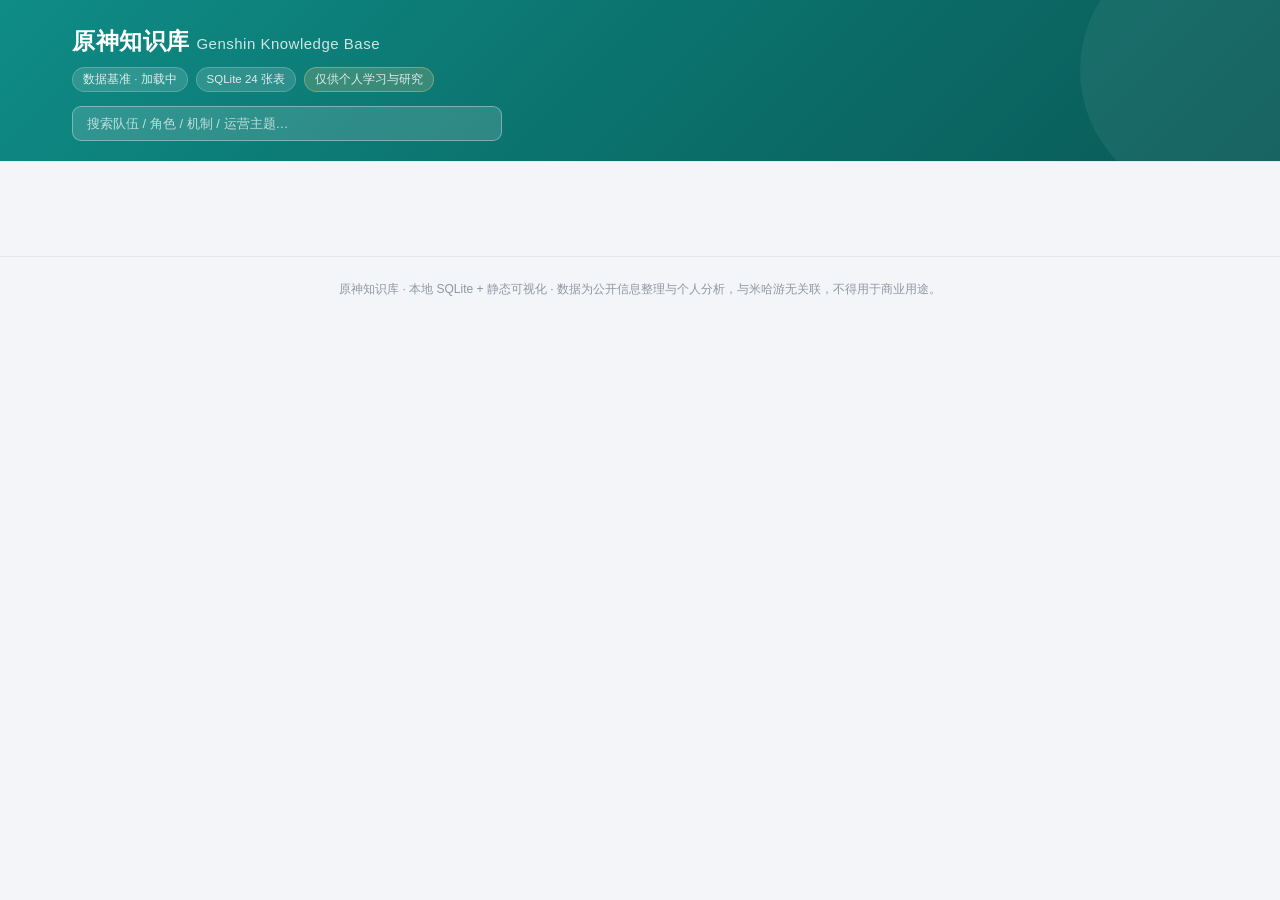
<file: site/template.html>
<!DOCTYPE html>
<html lang="zh-CN">
<head>
<meta charset="utf-8">
<meta name="viewport" content="width=device-width, initial-scale=1">
<title>原神知识库 · Genshin Knowledge Base</title>
<style>
:root{
  --bg:#f3f5f8; --card:#ffffff; --ink:#1b2027; --ink2:#5d6773; --ink3:#8e97a3;
  --line:#e4e8ed; --line2:#eef1f5;
  --teal:#0f8c86; --teal-soft:#e7f5f4; --gold:#bc851a; --gold-soft:#fdf4e3;
  --red:#cf4a5c; --red-soft:#fdeef0; --blue:#3374c1; --blue-soft:#eaf2fc;
  --purple:#7752c4; --purple-soft:#f1ecfb; --green:#2f8f5b; --green-soft:#e9f6ef;
  --e-fire:#e2603f; --e-water:#3d8fd1; --e-wind:#3fae94; --e-thunder:#8b6ad0;
  --e-grass:#74a832; --e-ice:#5fb5d8; --e-rock:#c9a227;
  --shadow:0 1px 2px rgba(20,30,45,.05), 0 6px 18px rgba(20,30,45,.05);
  --radius:12px;
}
*{box-sizing:border-box}
html,body{margin:0;padding:0}
body{
  background:var(--bg); color:var(--ink); font-size:14px; line-height:1.72;
  font-family:-apple-system,BlinkMacSystemFont,"Segoe UI","PingFang SC","Hiragino Sans GB","Microsoft YaHei",sans-serif;
  -webkit-font-smoothing:antialiased;
}
a{color:var(--teal);text-decoration:none}
a:hover{text-decoration:underline}

/* ---------- header ---------- */
header{
  background:linear-gradient(135deg,#0f8c86 0%,#0b6f6a 55%,#0a5a58 100%);
  color:#fff; padding:22px 0 20px; position:relative; overflow:hidden;
}
header::after{
  content:""; position:absolute; right:-60px; top:-60px; width:260px; height:260px;
  border-radius:50%; background:rgba(255,255,255,.06);
}
.hwrap{max-width:1180px;margin:0 auto;padding:0 22px;position:relative;z-index:2}
h1{margin:0;font-size:23px;letter-spacing:.5px;font-weight:650}
.sub{margin-top:5px;font-size:12.5px;opacity:.86;display:flex;flex-wrap:wrap;gap:8px;align-items:center}
.chip{
  display:inline-block;padding:2px 10px;border-radius:20px;font-size:11.5px;
  background:rgba(255,255,255,.16); border:1px solid rgba(255,255,255,.24);
}
.chip.gold{background:rgba(255,214,130,.22);border-color:rgba(255,214,130,.42)}
.searchbox{margin-top:14px;position:relative;max-width:430px}
.searchbox input{
  width:100%;padding:9px 14px;border-radius:9px;border:1px solid rgba(255,255,255,.35);
  background:rgba(255,255,255,.14);color:#fff;font-size:13px;outline:none;
  font-family:inherit;
}
.searchbox input::placeholder{color:rgba(255,255,255,.7)}
.searchbox input:focus{background:rgba(255,255,255,.22);border-color:#fff}
#sr{position:absolute;left:0;right:0;top:44px;background:#fff;color:var(--ink);
  border-radius:10px;box-shadow:0 12px 32px rgba(10,30,40,.24);max-height:400px;
  overflow:auto;display:none;z-index:50;border:1px solid var(--line)}
#sr .grp{padding:8px 14px;font-size:11.5px;color:var(--ink3);background:#fafbfc;
  border-bottom:1px solid var(--line2);letter-spacing:.6px}
#sr .it{padding:9px 14px;cursor:pointer;border-bottom:1px solid var(--line2);font-size:13px}
#sr .it:hover{background:var(--teal-soft)}
#sr .it small{color:var(--ink3);margin-left:8px}

/* ---------- nav ---------- */
nav{position:sticky;top:0;z-index:40;background:rgba(255,255,255,.94);
  backdrop-filter:blur(8px);border-bottom:1px solid var(--line)}
.nwrap{max-width:1180px;margin:0 auto;padding:0 22px;display:flex;gap:2px;overflow-x:auto}
.nwrap button{
  border:0;background:none;font-family:inherit;font-size:13.5px;color:var(--ink2);
  padding:13px 15px 11px;cursor:pointer;border-bottom:2.5px solid transparent;
  white-space:nowrap;font-weight:500;transition:.15s;
}
.nwrap button:hover{color:var(--teal)}
.nwrap button.on{color:var(--teal);border-bottom-color:var(--teal);font-weight:650}

/* ---------- layout ---------- */
main{max-width:1180px;margin:0 auto;padding:24px 22px 70px}
section{display:none;animation:fade .22s ease}
section.on{display:block}
@keyframes fade{from{opacity:0;transform:translateY(4px)}to{opacity:1;transform:none}}

.card{background:var(--card);border:1px solid var(--line);border-radius:var(--radius);
  padding:20px 22px;box-shadow:var(--shadow);margin-bottom:18px}
h2{font-size:18px;margin:0 0 4px;font-weight:650;letter-spacing:.3px}
h2 .en{font-size:11.5px;color:var(--ink3);font-weight:400;margin-left:8px;letter-spacing:.8px}
h3{font-size:14.5px;margin:22px 0 10px;font-weight:650;color:var(--ink);
  padding-left:10px;border-left:3px solid var(--teal)}
h3:first-child{margin-top:4px}
h4{font-size:13.5px;margin:16px 0 6px;font-weight:650;color:var(--ink2)}
p{margin:8px 0}
.lead{color:var(--ink2);font-size:13.5px;margin:6px 0 0}
.muted{color:var(--ink3);font-size:12.5px}
.hr{height:1px;background:var(--line2);margin:18px 0}

/* ---------- kpi ---------- */
.kpis{display:grid;grid-template-columns:repeat(auto-fit,minmax(168px,1fr));gap:12px}
.kpi{background:var(--card);border:1px solid var(--line);border-radius:var(--radius);
  padding:15px 16px;box-shadow:var(--shadow)}
.kpi .k{font-size:11.5px;color:var(--ink3);letter-spacing:.4px}
.kpi .v{font-size:22px;font-weight:700;color:var(--teal);letter-spacing:-.4px;margin-top:3px;line-height:1.25}
.kpi .v small{font-size:12px;font-weight:500;color:var(--ink2);letter-spacing:0}
.kpi .n{font-size:11.5px;color:var(--ink3);margin-top:3px}
.kpi.g .v{color:var(--gold)}
.kpi.b .v{color:var(--blue)}
.kpi.p .v{color:var(--purple)}

/* ---------- flow ---------- */
.flow{display:flex;flex-wrap:wrap;gap:8px;align-items:stretch;margin:6px 0}
.fnode{flex:1 1 150px;min-width:132px;background:#fbfcfd;border:1px solid var(--line);
  border-radius:10px;padding:11px 12px;position:relative}
.fnode .num{display:inline-flex;width:19px;height:19px;border-radius:50%;background:var(--teal);
  color:#fff;font-size:11px;font-weight:700;align-items:center;justify-content:center;margin-bottom:5px}
.fnode b{display:block;font-size:12.8px;font-weight:650;margin-bottom:2px}
.fnode span{font-size:11.5px;color:var(--ink2);line-height:1.6;display:block}
.fnode.pay{background:var(--gold-soft);border-color:#f0dfbb}
.fnode.pay .num{background:var(--gold)}
.farrow{display:flex;align-items:center;color:var(--ink3);font-size:16px;flex:0 0 auto}
.loopback{margin-top:10px;background:var(--gold-soft);border:1px dashed #e3cb96;
  border-radius:10px;padding:9px 14px;font-size:12.5px;color:#8a6414}

/* ---------- timeline ---------- */
.tl{display:flex;margin:8px 0 4px;border-radius:10px;overflow:hidden;border:1px solid var(--line)}
.tl div{flex:1;padding:10px 12px;font-size:12px;background:#fbfcfd;border-right:1px solid var(--line)}
.tl div:last-child{border-right:0}
.tl .half1{background:var(--teal-soft)}
.tl .half2{background:#fdf1ec}
.tl b{display:block;font-size:12.8px;margin-bottom:2px}

/* ---------- bars ---------- */
.bars{display:flex;flex-direction:column;gap:9px;margin:6px 0}
.brow{display:grid;grid-template-columns:150px 1fr 92px;gap:10px;align-items:center;font-size:12.5px}
.brow .lb{color:var(--ink2);text-align:right;overflow:hidden;text-overflow:ellipsis;white-space:nowrap}
.brow .tr{background:var(--line2);border-radius:5px;height:20px;overflow:hidden}
.brow .fl{height:100%;border-radius:5px;background:var(--teal);transition:width .5s}
.brow .vl{font-weight:650;color:var(--ink);font-size:12.5px}
@media(max-width:640px){.brow{grid-template-columns:104px 1fr 74px;font-size:11.5px}}

.stackbar{display:flex;height:26px;border-radius:6px;overflow:hidden;margin:5px 0;border:1px solid var(--line)}
.stackbar i{display:block;height:100%;transition:.4s}
.sklabel{display:flex;justify-content:space-between;font-size:12.5px;margin-top:2px}
.legend{display:flex;flex-wrap:wrap;gap:12px;margin-top:12px;font-size:12px;color:var(--ink2)}
.legend i{display:inline-block;width:10px;height:10px;border-radius:3px;margin-right:5px;vertical-align:-1px}

/* ---------- tags ---------- */
.tag{display:inline-block;padding:1px 8px;border-radius:20px;font-size:11.2px;
  background:var(--teal-soft);color:#0b6f6a;margin:0 5px 5px 0;border:1px solid #d3ece9}
.tag.gold{background:var(--gold-soft);color:#8a6414;border-color:#f0dfbb}
.tag.blue{background:var(--blue-soft);color:#23579a;border-color:#d3e4f7}
.tag.purple{background:var(--purple-soft);color:#553a92;border-color:#e2d8f6}
.tag.red{background:var(--red-soft);color:#a83445;border-color:#f7d7dc}
.tag.gray{background:#f1f3f6;color:var(--ink2);border-color:var(--line)}

.el{display:inline-flex;align-items:center;gap:4px;font-size:11.2px;color:#fff;
  padding:1px 8px;border-radius:20px;font-weight:600}
.el.火{background:var(--e-fire)} .el.水{background:var(--e-water)}
.el.风{background:var(--e-wind)} .el.雷{background:var(--e-thunder)}
.el.草{background:var(--e-grass)} .el.冰{background:var(--e-ice)}
.el.岩{background:var(--e-rock)}

/* ---------- buttons ---------- */
.filters{display:flex;flex-wrap:wrap;gap:7px;margin:12px 0 16px}
.filters button{border:1px solid var(--line);background:#fff;font-family:inherit;
  font-size:12.5px;padding:5px 13px;border-radius:20px;cursor:pointer;color:var(--ink2);transition:.15s}
.filters button:hover{border-color:var(--teal);color:var(--teal)}
.filters button.on{background:var(--teal);border-color:var(--teal);color:#fff;font-weight:600}

/* ---------- teams ---------- */
.teams{display:grid;grid-template-columns:repeat(auto-fit,minmax(342px,1fr));gap:14px}
@media(max-width:760px){.teams{grid-template-columns:1fr}}
.team{background:var(--card);border:1px solid var(--line);border-radius:var(--radius);
  box-shadow:var(--shadow);overflow:hidden}
.team .th{padding:15px 18px 12px;border-bottom:1px solid var(--line2)}
.team .th .nm{font-size:15px;font-weight:650;display:flex;justify-content:space-between;
  align-items:flex-start;gap:10px}
.team .th .nm .arch{font-size:11.5px;color:var(--teal);background:var(--teal-soft);
  padding:2px 9px;border-radius:20px;font-weight:600;white-space:nowrap;flex:0 0 auto}
.team .th .tg{margin-top:8px}
.team .tb{padding:12px 18px 16px}
.team .sum{font-size:13px;color:var(--ink2);margin:0}
.team details{margin-top:9px;border-top:1px dashed var(--line);padding-top:9px}
.team details:first-of-type{border-top:0;padding-top:0;margin-top:12px}
.team summary{cursor:pointer;font-size:12.6px;font-weight:650;color:var(--teal);
  list-style:none;display:flex;align-items:center;gap:6px;user-select:none}
.team summary::-webkit-details-marker{display:none}
.team summary::before{content:"▸";font-size:11px;transition:.18s;display:inline-block}
.team details[open] summary::before{transform:rotate(90deg)}
.team details > div{font-size:12.7px;color:var(--ink2);padding:8px 0 2px 15px;line-height:1.75}
.mem{display:flex;gap:9px;padding:6px 0;border-bottom:1px dotted var(--line2);font-size:12.7px}
.mem:last-child{border-bottom:0}
.mem .sl{flex:0 0 74px;color:var(--teal);font-weight:650}
.mem .cn{flex:0 0 auto;font-weight:600}
.mem .rn{color:var(--ink2);flex:1}

/* ---------- tables ---------- */
.tw{overflow-x:auto;-webkit-overflow-scrolling:touch}
table{width:100%;border-collapse:collapse;font-size:12.7px;min-width:560px}
th{text-align:left;padding:9px 11px;background:#f8fafb;color:var(--ink2);font-weight:650;
  border-bottom:1.5px solid var(--line);white-space:nowrap;font-size:12.2px}
td{padding:9px 11px;border-bottom:1px solid var(--line2);vertical-align:top;color:var(--ink)}
tbody tr:hover{background:#fafcfd}
td.num{text-align:right;font-variant-numeric:tabular-nums;font-weight:600}

/* ---------- calculator ---------- */
.calc{background:#fafcfd;border:1px solid var(--line);border-radius:11px;padding:16px 18px;margin-top:6px}
.crow{display:flex;flex-wrap:wrap;gap:14px;margin-bottom:12px;align-items:flex-end}
.fld{display:flex;flex-direction:column;gap:4px}
.fld label{font-size:11.8px;color:var(--ink2)}
.fld input,.fld select{font-family:inherit;font-size:13px;padding:6px 10px;border:1px solid var(--line);
  border-radius:7px;background:#fff;color:var(--ink);outline:none;min-width:96px}
.fld input:focus,.fld select:focus{border-color:var(--teal);box-shadow:0 0 0 3px rgba(15,140,134,.1)}
.fld input[type=range]{min-width:150px;padding:0;border:0;background:none}
.out{display:grid;grid-template-columns:repeat(auto-fit,minmax(128px,1fr));gap:10px;margin-top:12px}
.out div{background:#fff;border:1px solid var(--line);border-radius:9px;padding:10px 12px}
.out .k{font-size:11.3px;color:var(--ink3)}
.out .v{font-size:18px;font-weight:700;color:var(--teal);letter-spacing:-.3px}
.out .v.warn{color:var(--red)}
.out .v.good{color:var(--green)}

/* ---------- misc ---------- */
.grid2{display:grid;grid-template-columns:repeat(auto-fit,minmax(288px,1fr));gap:14px}
.note{background:var(--blue-soft);border-left:3px solid var(--blue);border-radius:0 8px 8px 0;
  padding:10px 14px;font-size:12.7px;color:#1f4e84;margin:12px 0}
.note.warn{background:var(--red-soft);border-left-color:var(--red);color:#8f2f3d}
.note.ok{background:var(--green-soft);border-left-color:var(--green);color:#1f6b41}
.ops{counter-reset:o}
.op{border:1px solid var(--line);border-radius:11px;margin-bottom:11px;overflow:hidden;background:var(--card)}
.op summary{cursor:pointer;padding:13px 17px;font-size:13.6px;font-weight:650;list-style:none;
  display:flex;gap:11px;align-items:center;user-select:none}
.op summary::-webkit-details-marker{display:none}
.op summary::before{counter-increment:o;content:counter(o);flex:0 0 22px;height:22px;
  background:var(--teal-soft);color:var(--teal);border-radius:50%;font-size:11.5px;font-weight:700;
  display:flex;align-items:center;justify-content:center}
.op summary:hover{background:#fbfcfd}
.op[open] summary{border-bottom:1px solid var(--line2);background:#fbfcfd}
.op .bd{padding:14px 18px 18px}
.lk{display:grid;grid-template-columns:1fr 1fr;gap:10px;margin-bottom:12px}
@media(max-width:640px){.lk{grid-template-columns:1fr}}
.lk div{background:#fafcfd;border:1px solid var(--line);border-radius:9px;padding:10px 13px;font-size:12.6px;color:var(--ink2)}
.lk div b{display:block;color:var(--ink);font-size:12px;margin-bottom:3px}
.lk .join{background:var(--teal-soft);border-color:#d3ece9;grid-column:1/-1;color:#0b5c58}
.ana{font-size:13.2px;color:var(--ink);line-height:1.85;border-left:3px solid var(--gold);
  padding-left:14px;background:linear-gradient(90deg,rgba(253,244,227,.5),transparent 60%)}
footer{border-top:1px solid var(--line);padding:22px;text-align:center;color:var(--ink3);font-size:12px}
ul.tight{margin:6px 0;padding-left:20px}
ul.tight li{margin:3px 0;font-size:13px}
code{background:#f1f3f6;padding:1px 6px;border-radius:4px;font-size:12.2px;
  font-family:ui-monospace,Menlo,Consolas,monospace;color:#0b6f6a}
.pill{display:inline-block;font-size:11px;padding:1px 7px;border-radius:5px;
  background:#f1f3f6;color:var(--ink2);border:1px solid var(--line)}
.pill.warnp{background:var(--red-soft);color:#a83445;border-color:#f7d7dc}
</style>
</head>
<body>

<header>
  <div class="hwrap">
    <h1>原神知识库 <span style="font-weight:400;font-size:15px;opacity:.8">Genshin Knowledge Base</span></h1>
    <div class="sub">
      <span class="chip" id="chipVer">数据基准 · 加载中</span>
      <span class="chip">SQLite 24 张表</span>
      <span class="chip gold">仅供个人学习与研究</span>
    </div>
    <div class="searchbox">
      <input id="q" type="text" placeholder="搜索队伍 / 角色 / 机制 / 运营主题…" autocomplete="off">
      <div id="sr"></div>
    </div>
  </div>
</header>

<nav><div class="nwrap" id="nav"></div></nav>

<main>
  <section id="tab-overview"></section>
  <section id="tab-teams"></section>
  <section id="tab-abyss"></section>
  <section id="tab-ops"></section>
  <section id="tab-incident"></section>
  <section id="tab-materials"></section>
  <section id="tab-resources"></section>
  <section id="tab-chars"></section>
  <section id="tab-data"></section>
</main>

<footer>
  原神知识库 · 本地 SQLite + 静态可视化 · 数据为公开信息整理与个人分析，与米哈游无关联，不得用于商业用途。
</footer>

<script>
/* ============================================================
   数据
   ============================================================ */
const KB = @@KB_JSON@@;

const TABS = [
  ["overview","概览","Overview"],
  ["teams","配队策略","Team Building"],
  ["abyss","深境螺旋","Spiral Abyss"],
  ["ops","运营机制","Content × Monetization"],
  ["incident","事件复盘","Incident & Power Creep"],
  ["materials","观察材料","Observation Materials"],
  ["resources","养成资源","Resin & Resources"],
  ["chars","角色速查","Characters"],
  ["data","数据与来源","Data & Sources"]
];

const ELC = {"火":"#e2603f","水":"#3d8fd1","风":"#3fae94","雷":"#8b6ad0","草":"#74a832","冰":"#5fb5d8","岩":"#c9a227"};
const esc = s => String(s==null?"":s).replace(/&/g,"&amp;").replace(/</g,"&lt;").replace(/>/g,"&gt;");
const fmt = n => (n==null||n==="")?"—":Number(n).toLocaleString("en-US");
const mid = (a,b) => Math.round(((a||0)+(b==null?a:b))/2);
const $ = s => document.querySelector(s);

/* ============================================================
   导航
   ============================================================ */
(function buildNav(){
  const nav = $("#nav");
  TABS.forEach(([id,cn,en],i)=>{
    const b = document.createElement("button");
    b.innerHTML = cn;
    b.dataset.id = id;
    if(i===0) b.classList.add("on");
    b.onclick = ()=>go(id);
    nav.appendChild(b);
  });
})();
function go(id){
  document.querySelectorAll("#nav button").forEach(b=>b.classList.toggle("on",b.dataset.id===id));
  document.querySelectorAll("main section").forEach(s=>s.classList.toggle("on",s.id==="tab-"+id));
  window.scrollTo({top:0,behavior:"smooth"});
}

/* ============================================================
   通用小组件
   ============================================================ */
function bars(rows, color, unit){
  const max = Math.max(...rows.map(r=>r[1]))||1;
  return '<div class="bars">'+rows.map(([lb,v,c])=>
    '<div class="brow"><div class="lb" title="'+esc(lb)+'">'+esc(lb)+'</div>'+
    '<div class="tr"><div class="fl" style="width:'+Math.max(2,v/max*100)+'%;background:'+(c||color)+'"></div></div>'+
    '<div class="vl">'+fmt(v)+(unit||"")+'</div></div>').join("")+'</div>';
}
function elBadge(e){ return '<span class="el '+e+'">'+e+'</span>'; }
function tag(t,cls){ return '<span class="tag '+(cls||"")+'">'+esc(t)+'</span>'; }
function sectionHead(t,en,lead){
  return '<div class="card"><h2>'+esc(t)+'<span class="en">'+esc(en)+'</span></h2>'+
    (lead?'<p class="lead">'+lead+'</p>':'')+'</div>';
}

/* ============================================================
   1. 概览
   ============================================================ */
(function overview(){
  const g = KB.gacha.find(x=>x.banner.indexOf("角色活动")===0&&x.rarity==="5★");
  const gw = KB.gacha.find(x=>x.banner.indexOf("武器活动")===0);
  const mc = KB.monetization.find(x=>x.name.indexOf("空月祝福")===0);
  const direct = KB.monetization.find(x=>x.name.indexOf("创世结晶直充")===0);

  let h = sectionHead("概览","Overview",
    "这一页回答三个问题：<b>这游戏怎么玩（配队）</b>、<b>每周要做的事怎么算（深渊）</b>、"+
    "<b>内容的产出如何转换成收入（运营机制）</b>。下面六个数字是整个知识库的骨架。");

  h += '<div class="kpis">'+
    kpi("版本周期","42","天","固定 6 周一版 · 卡池分上半/下半各 21 天")+
    kpi("深渊每期满星","600","<small>原石</small>","9-12 层 · 每月 1/16 日刷新 · 月约 1200","g")+
    kpi("角色池五星","0.6%","","综合 1.6% · 90 抽硬保底 · 平均约 62.5 抽")+
    kpi("武器池定轨","1","<small>命定值</small>","5.0 起由 2 点降为 1 点 · 最坏 160 抽","b")+
    kpi("月卡单抽成本","1.6","<small>元/抽</small>","30 元 ≈ 3000 原石当量，全游戏最划算","p")+
    kpi("直充单抽成本","16","<small>元/抽</small>","648 档无首充双倍；首充后约 8 元/抽")+
    '</div>';

  /* 闭环图 */
  h += '<div class="card"><h2>内容与付费的闭环<span class="en">The Content–Monetization Loop</span></h2>'+
    '<p class="lead">原神的商业模式不是「付钱就变强」，而是<b>用内容源源不断地制造「想要」</b>，'+
    '再把「得到」这件事拆成可以标价的时间与确定性。下面这个循环解释了为什么它的付费设计如此克制却依然高效。</p>'+
    '<div class="flow">'+
      fnode(1,"版本内容更新","每 42 天推出新角色、新武器、新地图与剧情，为卡池提供叙事理由。")+
      '<div class="farrow">→</div>'+
      fnode(2,"免费资源产出","每日委托、深境螺旋、限时活动、地图探索持续产出原石。")+
      '<div class="farrow">→</div>'+
      fnode(3,"抽卡消耗原石","角色池与武器池限时开放，21 天一个决策窗口。")+
    '</div>'+
    '<div class="flow" style="margin-top:8px">'+
      fnode(4,"新角色需要新素材","突破材料绑定新地图特产与新 BOSS，探索被强制拉回来。")+
      '<div class="farrow">→</div>'+
      fnode(5,"养成消耗树脂","树脂每日上限固定，刷取需求被切成有限的时间片。")+
      '<div class="farrow">→</div>'+
      '<div class="fnode pay" style="flex:1 1 150px"><span class="num">6</span><b>付费购买时间与确定性</b>'+
      '<span>月卡绑日活、纪行卖养成速度、直充卖「不想功亏一篑」。</span></div>'+
    '</div>'+
    '<div class="loopback">⑥ 的营收被复投为 ① 下一代版本的内容预算 —— 闭环成立的关键是'+
    '「① 的内容质量足够好」，一旦内容供给不足，整条链条会同时失去动力。</div></div>';

  /* 版本节奏 */
  h += '<div class="card"><h2>一个版本 42 天在发生什么<span class="en">Version Rhythm</span></h2>'+
    '<div class="tl">'+
      '<div class="half1"><b>上半 · 第 1-21 天</b>新五星角色首次登场、配套新武器、版本主线剧情开启</div>'+
      '<div class="half2"><b>下半 · 第 22-42 天</b>第二名新角色或复刻角色、武器池轮换</div>'+
      '<div><b>贯穿全版本</b>限时活动、深渊两期刷新（每月 1/16 日）、纪行等级推进</div>'+
    '</div>'+
    '<p class="lead" style="margin-top:10px">把 42 天对半切开是有意为之：玩家在一个版本内至少要做两到四次'+
    '「抽不抽」的判断，每次决策都足够轻，不至于让人产生被逼迫感，但付费触点的密度翻了一倍。</p></div>';

  /* 结构统计 */
  const stat = [["配队方案",KB.teams.length],["角色条目",KB.characters.length],
    ["元素反应",KB.reactions.length],["深渊机制",KB.abyss_mechanics.length],
    ["运营分析",KB.operations.length],["膨胀观测",(KB.inflation_metrics||[]).length],
    ["观察材料",(KB.maf_items||[]).length],
    ["来源台账",KB.sources.length]];
  h += '<div class="card"><h2>本知识库的构成<span class="en">What\'s Inside</span></h2>'+
    bars(stat,"#0f8c86"," 条")+
    '<p class="muted">数据以 SQLite 单文件存储于 <code>genshin_kb.db</code>，本页面由数据库实时导出，'+
    '两者内容一致。</p></div>';

  $("#tab-overview").innerHTML = h;
})();

function kpi(k,v,u,n,cls){
  return '<div class="kpi '+(cls||"")+'"><div class="k">'+esc(k)+'</div>'+
    '<div class="v">'+v+(u?' '+u:'')+'</div><div class="n">'+esc(n)+'</div></div>';
}
function fnode(n,t,d){
  return '<div class="fnode"><span class="num">'+n+'</span><b>'+t+'</b><span>'+d+'</span></div>';
}

/* ============================================================
   2. 配队策略
   ============================================================ */
(function teams(){
  const archs = [];
  KB.teams.forEach(t=>{ if(archs.indexOf(t.archetype)<0) archs.push(t.archetype); });

  let h = sectionHead("配队策略","Team Building",
    "配队的本质只有一句话：<b>让尽可能多的增益，在同一段输出窗口里叠加生效</b>。"+
    "下面的每套方案都按「核心思路 / 循环手法 / 优势 / 劣势 / 深渊适配」五个维度拆开，"+
    "而不是简单地列一串角色名。");

  /* 方法论 */
  h += '<div class="card"><h2>组队方法论<span class="en">How Teams Actually Work</span></h2>'+
    '<h3>四个位置</h3><div class="grid2">'+
      box("主C · Main DPS","站场时间最长、吃最多增益的那一个。判断标准不是「伤害最高」，"+
        "而是「队伍的资源是否向他集中」。","#e2603f")+
      box("副C · Sub DPS","后台输出，通常靠元素爆发或持续技能贡献伤害。副C的存在让队伍在切换角色时也不浪费输出窗口。","#3d8fd1")+
      box("增益 · Buffer","减抗、增伤、攻击加成。增益的强度不取决于数值大小，而取决于<b>能不能覆盖主C的输出窗口</b>。","#bc851a")+
      box("生存 · Sustainer","护盾或治疗。在高难度深渊里这不是可选项——深渊内无法使用料理，容错完全由队伍自己提供。","#2f8f5b")+
    '</div>'+
    '<div class="hr"></div>'+
    '<h3>决定伤害上限的三个变量</h3>'+
    '<ul class="tight">'+
      '<li><b>元素附着与反应倍率</b>：增幅反应（蒸发 2.0× / 融化 2.0×）是伤害上限的主要来源；'+
      '而剧变反应（超绽放、超载等）不吃暴击，伤害只与等级和元素精通挂钩——这是两条完全不同的成长曲线。</li>'+
      '<li><b>抗性削减 × 减防</b>：减抗是乘算在大盘上的增益，堆叠多个减抗源的收益往往高于堆一条暴击词条。</li>'+
      '<li><b>循环是否闭合</b>：能量回不上来，再高的面板也只能打半套。所有「看起来很强但打不出伤害」的队伍，'+
      '九成问题出在循环上，而不是练度上。</li>'+
    '</ul>'+
    '<div class="note">配队最常见的误区是「堆输出」。实际决定胜负的往往是循环节奏与生存位——'+
    '深渊里不能吃药，一次暴毙就要重开，容错率直接等于通过率。</div></div>';

  /* 筛选 + 卡片 */
  h += '<div class="card"><h2>方案库<span class="en">'+KB.teams.length+' Builds</span></h2>'+
    '<p class="lead">点击卡片中的条目可展开细节。金数成本为粗略分级（低＝可全四星成型，中＝需 1-2 命五星，高＝需多名五星）。</p>'+
    '<div class="filters" id="tf"></div><div class="teams" id="tlist"></div></div>';

  /* 元素反应 */
  h += '<div class="card"><h2>元素反应速查<span class="en">Reactions</span></h2>'+
    '<p class="lead">所有配队策略的物理底层。倍率一栏中，<b>触发顺序决定倍率</b>——'+
    '这正是配队时必须想清楚「谁去打谁」的原因。</p>'+
    '<div class="tw"><table><thead><tr><th>反应</th><th>类别</th><th>元素组合</th>'+
    '<th>基础倍率 / 效果</th><th>触发条件</th><th>说明</th></tr></thead><tbody>'+
    KB.reactions.map(r=>'<tr><td><b>'+esc(r.name)+'</b></td>'+
      '<td>'+tag(r.category, r.category==="增幅"?"red":r.category==="绽放"?"purple":r.category==="激化"?"blue":"gray")+'</td>'+
      '<td>'+esc(r.elements)+'</td><td>'+esc(r.base_multiplier)+'</td>'+
      '<td class="muted">'+esc(r.trigger)+'</td><td class="muted">'+esc(r.note)+'</td></tr>').join("")+
    '</tbody></table></div></div>';

  $("#tab-teams").innerHTML = h;

  /* 筛选交互 */
  const fw = $("#tf");
  ["全部",...archs].forEach(a=>{
    const b=document.createElement("button");
    b.textContent=a; if(a==="全部")b.classList.add("on");
    b.onclick=()=>{ fw.querySelectorAll("button").forEach(x=>x.classList.remove("on")); b.classList.add("on");
      renderTeams(a==="全部"?null:a); };
    fw.appendChild(b);
  });
  renderTeams(null);

  function renderTeams(f){
    const list = KB.teams.filter(t=>!f||t.archetype===f);
    $("#tlist").innerHTML = list.map(t=>{
      const mem = KB.team_members.filter(m=>m.team_id===t.id);
      return '<div class="team"><div class="th"><div class="nm"><span>'+esc(t.name)+'</span>'+
        '<span class="arch">'+esc(t.archetype)+'</span></div><div class="tg">'+
        tag("金数成本 "+t.cost_level, t.cost_level==="低"?"":t.cost_level==="中"?"gold":"red")+
        tag("操作难度 "+t.difficulty, t.difficulty==="低"?"blue":t.difficulty==="中"?"gray":"gold")+
        (t.core_reaction&&t.core_reaction!=="—"?tag(t.core_reaction,"purple"):"")+
        '</div></div><div class="tb"><p class="sum">'+esc(t.summary)+'</p>'+
        '<details><summary>队伍成员（'+mem.length+' 人）</summary><div>'+
          mem.map(m=>'<div class="mem"><span class="sl">'+esc(m.slot)+'</span>'+
            '<span class="cn">'+esc(m.char_name)+'</span><span class="rn">'+esc(m.role_note)+'</span></div>').join("")+
        '</div></details>'+
        '<details><summary>循环手法</summary><div>'+esc(t.rotation)+'</div></details>'+
        '<details><summary>优势</summary><div>'+esc(t.strengths)+'</div></details>'+
        '<details><summary>劣势 / 注意</summary><div>'+esc(t.weaknesses)+'</div></details>'+
        '<details><summary>深渊适配</summary><div>'+esc(t.abyss_fit)+'</div></details>'+
        '</div></div>';
    }).join("") || '<p class="muted">该体系下暂无方案。</p>';
  }
})();

function box(t,d,c){
  return '<div style="border-left:3px solid '+c+';background:#fafcfd;border-radius:0 9px 9px 0;padding:11px 14px">'+
    '<b style="font-size:13.2px">'+esc(t)+'</b><div style="font-size:12.7px;color:var(--ink2);margin-top:3px">'+d+'</div></div>';
}

/* ============================================================
   3. 深境螺旋
   ============================================================ */
(function abyss(){
  let h = sectionHead("深境螺旋","Spiral Abyss",
    "深渊是原神唯一的<b>周期性练度检验场</b>，也是零氪玩家最稳定的原石来源。"+
    "它同时承担着一个隐含的运营功能：定义「练度」这个商品值多少钱。");

  h += '<div class="card"><h2>12 层结构<span class="en">Structure</span></h2>'+
    '<p class="lead">每层 3 间，每间最高 3 星，一层最多 9 星。第 1-4 层为单队挑战；'+
    '自第 5 层起每间分为上下半，需要两支队伍，且角色不可重复使用。</p>'+
    '<div class="tw"><table><thead><tr><th>层</th><th>间数</th><th>队伍要求</th>'+
    '<th>典型敌人</th><th>环境</th><th>奖励</th></tr></thead><tbody>'+
    KB.abyss_floors.map(f=>'<tr><td><b>第 '+f.floor+' 层</b></td>'+
      '<td class="num">'+f.chambers+'</td>'+
      '<td>'+(f.halves===2?'上下半双队':'单队')+'</td>'+
      '<td class="muted">'+esc(f.typical_enemies)+'</td>'+
      '<td class="muted">'+esc(f.environment)+'</td>'+
      '<td class="muted">'+esc(f.reward_note)+'</td></tr>').join("")+
    '</tbody></table></div>'+
    '<div class="note ok">每间可独立挑战，已获得的星数不会清空。打不满不必硬凹——'+
    '奖励按已得星数结算，先拿能拿的，练度上来了再回来补。</div></div>';

  /* 奖励计算器 */
  h += '<div class="card"><h2>本期原石计算器<span class="en">Reward Calculator</span></h2>'+
    '<p class="lead">拖动滑块填写第 9-12 层各自拿到的星数（0-9），估算本期与每月的原石收入。</p>'+
    '<div class="calc"><div class="crow" id="abyssSliders"></div>'+
    '<div class="out" id="abyssOut"></div>'+
    '<p class="muted" style="margin-top:10px">换算方式：每层满星为 150 原石（每间 50），'+
    '此处按星数线性折算，实际结算以游戏内每间奖励为准。</p></div></div>';

  /* 奖励结构 */
  h += '<div class="card"><h2>奖励结构<span class="en">Rewards</span></h2><div class="tw"><table>'+
    '<thead><tr><th>范围</th><th>奖励</th><th>数量</th><th>刷新</th><th>说明</th></tr></thead><tbody>'+
    KB.abyss_rewards.map(r=>'<tr><td><b>'+esc(r.scope)+'</b></td><td>'+esc(r.item)+'</td>'+
      '<td>'+esc(r.amount)+'</td><td>'+tag(r.period, r.period.indexOf("每")===0?"gold":"gray")+'</td>'+
      '<td class="muted">'+esc(r.note)+'</td></tr>').join("")+
    '</tbody></table></div></div>';

  /* 机制 */
  h += '<div class="card"><h2>机制与应对<span class="en">Mechanics</span></h2>'+
    '<div class="ops">'+KB.abyss_mechanics.map(m=>
      '<details class="op"><summary>'+esc(m.name)+'</summary><div class="bd">'+
      '<div class="lk"><div><b>是什么</b>'+esc(m.description)+'</div>'+
      '<div class="join"><b>怎么应对</b>'+esc(m.strategy)+'</div></div></div></details>').join("")+
    '</div>'+
    '<div class="note warn">深渊内<b>无法使用料理</b>回复生命值，生存完全依赖队伍自身。'+
    '高难度层没有护盾或治疗位，容错率会低到无法通过——这一点比面板数值重要得多。</div></div>';

  $("#tab-abyss").innerHTML = h;

  /* 滑块 */
  const floors=[9,10,11,12], vals={9:9,10:9,11:9,12:9};
  $("#abyssSliders").innerHTML = floors.map(f=>
    '<div class="fld"><label>第 '+f+' 层星数 <b id="sv'+f+'">9</b></label>'+
    '<input type="range" min="0" max="9" value="9" data-f="'+f+'"></div>').join("");
  $("#abyssSliders").querySelectorAll("input").forEach(inp=>{
    inp.oninput = ()=>{ vals[inp.dataset.f]=+inp.value; $("#sv"+inp.dataset.f).textContent=inp.value; calc(); };
  });
  function calc(){
    const total = floors.reduce((s,f)=> s + vals[f]/9*150, 0);
    const stars = floors.reduce((s,f)=> s + vals[f], 0);
    const pct = (total/600*100);
    $("#abyssOut").innerHTML =
      out("第 9-12 层星数", stars+" / 36")+
      out("本期原石", Math.round(total)+" 原石")+
      out("每月（约两期）", Math.round(total*2)+" 原石")+
      out("占满星比例", pct.toFixed(0)+"%", pct>=100?"good":pct>=60?"":"warn")+
      out("折算抽数（本期）", (total/160).toFixed(2)+" 抽");
  }
  calc();
})();
function out(k,v,cls){
  return '<div><div class="k">'+esc(k)+'</div><div class="v '+(cls||"")+'">'+esc(v)+'</div></div>';
}

/* ============================================================
   4. 运营机制
   ============================================================ */
(function ops(){
  let h = sectionHead("运营机制","Content × Monetization",
    "这一部分是整个知识库的重点。<b>原神的盈利方式不是「卖强度」，而是「卖时间与确定性」</b>。"+
    "下面把每一条游戏内容与它对应的付费设计拆开对照，并给出评注。");

  /* 付费档位对比 */
  const rows = [];
  KB.monetization.forEach(m=>{ if(m.cny_per_pull && m.kind!=="外观")
    rows.push([m.name.replace(/（.*?）/,""), +m.cny_per_pull.toFixed(2), m.cny_per_pull>10?"#cf4a5c":"#0f8c86"]); });
  rows.push(["首充双倍（648 档折算）", 8.0, "#bc851a"]);
  rows.sort((a,b)=>a[1]-b[1]);
  h += '<div class="card"><h2>同一颗原石，价格可以差 10 倍<span class="en">Price Ladder</span></h2>'+
    '<p class="lead">这是整个付费体系最核心的一张图：<b>单抽成本随付费档位呈阶梯式上升</b>。'+
    '低价档存在的意义是降低第一次付费的心理门槛，高价档服务的是「差一点就拿到」的确定性需求。</p>'+
    bars(rows,"#0f8c86"," 元/抽")+
    '<p class="muted">月卡约 1.6 元/抽，而常规直充约 16 元/抽。差额不是定价失误，而是设计：'+
    '把最划算的价格留给愿意每天上线的玩家，把最贵的价格留给「现在就要」的玩家。</p></div>';

  /* 原石产出 */
  const base = KB.primogem_income.filter(r=>r.player_type==="0氪" && r.period.indexOf("不定期")<0);
  const mk = KB.primogem_income.find(r=>r.player_type==="月卡");
  const bp = KB.primogem_income.find(r=>r.player_type==="月卡+纪行");
  const parts = base.map(r=>[r.source, mid(r.amount_low,r.amount_high)]);
  const sum = a => a.reduce((s,x)=>s+x[1],0);
  const p0 = sum(parts);
  const p1 = p0 + mid(mk.amount_low,mk.amount_high);
  const p2 = p1 + mid(bp.amount_low,bp.amount_high);
  const palette = ["#0f8c86","#3d8fd1","#bc851a","#7752c4","#2f8f5b","#5fb5d8","#cf4a5c","#8b6ad0"];
  const mk2 = (label,total,extra) => {
    let segs = parts.map((p,i)=>'<i style="width:'+(p[1]/total*100)+'%;background:'+palette[i%8]+'" title="'+esc(p[0])+'"></i>').join("");
    if(extra) segs += '<i style="width:'+(extra[1]/total*100)+'%;background:#d7dde4" title="'+esc(extra[0])+'"></i>';
    return '<div style="margin-top:16px"><h4 style="margin:0 0 4px">'+label+'</h4>'+
      '<div class="stackbar">'+segs+'</div>'+
      '<div class="sklabel"><span class="muted">合计约 '+fmt(total)+' 原石</span>'+
      '<span class="muted">≈ <b>'+(total/160).toFixed(0)+' 抽</b> / 版本</span></div></div>';
  };
  h += '<div class="card"><h2>一个版本能攒多少原石<span class="en">F2P Income</span></h2>'+
    '<p class="lead">免费产出决定了「零氪能不能玩」。产出过高则付费动机消失，过低则用户流失——'+
    '这个区间是被精心校准的。<span class="pill">社区测算 · 非官方数据</span></p>'+
    mk2("零氪（全勤）", p0, null)+
    mk2("月卡", p1, ["空月祝福", mid(mk.amount_low,mk.amount_high)])+
    mk2("月卡 + 纪行", p2, ["珍珠纪行付费轨", mid(bp.amount_low,bp.amount_high)])+
    (()=>{
      const nm = KB.primogem_income.find(r=>r.period.indexOf("不定期")===0);
      return nm? '<div class="note">此外，<b>含新地图的大版本</b>还会额外产出探索收益（'+
        esc(nm.note)+'，约 '+fmt(nm.amount_low)+'-'+fmt(nm.amount_high)+' 原石），'+
        '这是「大版本」与「小版本」免费产出差距的主要来源。</div>':'';
    })()+
    '<div class="legend">'+parts.map((p,i)=>'<span><i style="background:'+palette[i%8]+'"></i>'+esc(p[0])+'</span>').join("")+
    '<span><i style="background:#d7dde4"></i>付费项</span></div>'+
    '<p class="muted" style="margin-top:12px">以角色池平均约 62.5 抽出金计算，零氪大致'+
    '<b>每 1-2 个版本可稳定获得一名限定五星</b>。「能拿到，但要等」——这就是免费产出被校准的目标。</p></div>';

  /* 抽卡计算器 */
  h += '<div class="card"><h2>抽卡成本计算器<span class="en">Gacha Cost Calculator</span></h2>'+
    '<p class="lead">按官方公示的概率与保底规则估算。选择目标类型与当前保底进度，'+
    '即可看到最坏情况与平均情况下的抽数、原石与人民币成本。</p>'+
    '<div class="calc"><div class="crow">'+
      '<div class="fld"><label>目标</label><select id="gT">'+
        '<option value="char">限定五星角色（90 抽保底）</option>'+
        '<option value="weapon">指定五星武器（80 抽保底 + 定轨）</option></select></div>'+
      '<div class="fld"><label>当前保底已垫抽数</label><input id="gP" type="number" min="0" max="179" value="0"></div>'+
      '<div class="fld" id="gSW"><label>是否已是大保底</label><select id="gS">'+
        '<option value="1">否（下一次出金 50% 为 UP）</option>'+
        '<option value="0">是（下一次出金必为 UP）</option></select></div>'+
      '<div class="fld" id="gFW" style="display:none"><label>神铸定轨命定值</label><select id="gF">'+
        '<option value="0">0 点</option><option value="1">1 点（下次出金必为定轨武器）</option></select></div>'+
    '</div><div class="out" id="gOut"></div>'+
    '<p class="muted" style="margin-top:10px">最坏情况＝保底次数打满；平均情况为期望值近似'+
    '（角色池含捕获明光后约 90 抽，武器池约 95 抽）。此处为估算工具，不代表实际出货结果。</p></div></div>';

  /* 运营分析 */
  h += '<div class="card"><h2>11 条机制拆解<span class="en">Mechanism by Mechanism</span></h2>'+
    '<p class="lead">每一条都按「内容侧做了什么 / 付费侧如何变现 / 两者的咬合点 / 评注」四层拆开。</p>'+
    '<div class="ops">'+KB.operations.map(o=>
      '<details class="op"><summary>'+esc(o.topic)+'</summary><div class="bd">'+
      '<div class="lk">'+
        '<div><b>内容侧</b>'+esc(o.content_side)+'</div>'+
        '<div><b>付费侧</b>'+esc(o.monetization_side)+'</div>'+
        '<div class="join"><b>咬合点</b>'+esc(o.linkage)+'</div>'+
      '</div><div class="ana">'+esc(o.analysis)+'</div></div></details>').join("")+
    '</div></div>';

  /* 付费档位详表 */
  h += '<div class="card"><h2>付费档位一览<span class="en">Monetization Tiers</span></h2>'+
    '<p class="lead">价格与内容为公开信息整理；折算值按 1 抽 = 160 原石计算。</p>'+
    KB.monetization.map(m=>'<details class="op"><summary>'+esc(m.name)+
      ' &nbsp;<span class="pill">'+(m.price_cny!=null?("¥"+m.price_cny):"—")+'</span>'+
      ' &nbsp;<span class="pill">'+esc(m.kind)+'</span>'+
      (m.cny_per_pull?' &nbsp;<span class="pill">'+m.cny_per_pull+' 元/抽（折算）</span>':'')+
      '</summary><div class="bd">'+
      '<div style="font-size:12.8px;color:var(--ink2);margin-bottom:10px">'+esc(m.contents)+'</div>'+
      '<div class="lk"><div><b>原石当量</b>'+(m.primogem_equiv!=null?fmt(m.primogem_equiv)+" 原石":"—")+'</div>'+
      '<div><b>折算抽数</b>'+(m.pulls_equiv!=null?m.pulls_equiv+" 抽":"—")+'</div></div>'+
      '<div class="ana">'+esc(m.design_intent)+'</div></div></details>').join("")+
    '</div>';

  /* 抽卡规则表 */
  h += '<div class="card"><h2>抽卡规则速查<span class="en">Gacha Rules</span></h2>'+
    '<p class="lead">原神各卡池的概率为<b>游戏内公示信息</b>。这里的整理便于横向对比，实际以游戏内为准。</p>'+
    '<div class="tw"><table><thead><tr><th>卡池</th><th>星级</th><th>基础概率</th><th>综合概率</th>'+
    '<th>硬保底</th><th>软保底起点</th><th>平均出金</th><th>UP 概率</th><th>保底规则</th></tr></thead><tbody>'+
    KB.gacha.map(r=>'<tr><td><b>'+esc(r.banner)+'</b></td><td>'+esc(r.rarity)+'</td>'+
      '<td class="num">'+esc(r.base_rate)+'</td><td class="num">'+esc(r.comprehensive_rate)+'</td>'+
      '<td class="num">'+(r.hard_pity||"—")+'</td><td class="num">'+(r.soft_pity_start||"—")+'</td>'+
      '<td>'+esc(r.avg_pulls)+'</td><td>'+esc(r.up_rate)+'</td>'+
      '<td class="muted">'+esc(r.guarantee_rule)+'</td></tr>').join("")+
    '</tbody></table></div>'+
    '<div class="note">关键区别：角色池是 <b>50/50</b>（歪了下次必中，最坏 180 抽）；'+
    '武器池是 <b>75/25</b>，且只有抽到另一把当期武器才累积命定值——抽到常驻武器不给命定值，'+
    '这是很多玩家误解的地方。</div></div>';

  $("#tab-ops").innerHTML = h;

  /* 计算器逻辑 */
  const P_PRIMO = 160;
  function gachaCalc(){
    const type = $("#gT").value;
    const pity = Math.max(0, +$("#gP").value||0);
    $("#gSW").style.display = type==="char" ? "" : "none";
    $("#gFW").style.display = type==="weapon" ? "" : "none";
    let worst, avg, label;
    if(type==="char"){
      const big = $("#gS").value==="0";
      worst = (big?90:180) - pity;
      avg = Math.max(1, 90 - pity);
      label = big?"大保底":"小保底";
    }else{
      const fate = $("#gF").value==="1";
      worst = (fate?80:160) - pity;
      avg = Math.max(1, 95 - pity);
      label = fate?"已有 1 点命定值":"0 点命定值";
    }
    worst = Math.max(0,worst);
    const primo = worst*P_PRIMO;
    const primoAvg = Math.round(avg)*P_PRIMO;
    $("#gOut").innerHTML =
      out("当前状态", label)+
      out("最坏还需抽数", worst+" 抽", worst>120?"warn":"")+
      out("最坏所需原石", fmt(primo))+
      out("平均还需抽数", Math.round(avg)+" 抽")+
      out("平均所需原石", fmt(primoAvg))+
      out("最坏 · 月卡成本", "¥"+(primo/3000*30).toFixed(0), "good")+
      out("最坏 · 直充成本", "¥"+(primo/P_PRIMO*16).toFixed(0), "warn")+
      out("最坏 · 需攒版本数", (primo/9310).toFixed(1)+" 个", "");
  }
  ["gT","gP","gS","gF"].forEach(id=>{
    const e=$("#"+id); e.oninput=()=>gachaCalc(); e.onchange=()=>gachaCalc();
  });
  gachaCalc();
})();

/* ============================================================
   5. 事件复盘：那维莱特 4.8 修复回退
   ============================================================ */
(function incident(){
  const inc = (KB.incidents||[])[0];
  if(!inc){ $("#tab-incident").innerHTML='<div class="card"><p class="muted">暂无事件数据。</p></div>'; return; }
  const tl = (KB.incident_timeline||[]).filter(x=>x.incident_id===inc.id);
  const im = (KB.incident_impacts||[]).filter(x=>x.incident_id===inc.id);
  const imx = KB.inflation_metrics||[];

  const dt = d => d==="上升"?"red":(d==="下降"?"blue":(d==="持平"?"gray":"purple"));
  const cf = c => c==="高"?"gold":(c==="中"?"blue":"gray");

  function metricTable(rows){
    return '<div class="tw"><table><thead><tr><th>指标</th><th>观测区间</th><th>观测值</th>'+
      '<th>方向</th><th>数据性质</th><th>来源口径</th></tr></thead><tbody>'+
      rows.map(r=>'<tr><td><b>'+esc(r.metric)+'</b></td><td class="muted">'+esc(r.period)+'</td>'+
        '<td class="num">'+esc(r.value_text)+'</td>'+
        '<td>'+tag(r.direction,dt(r.direction))+'</td>'+
        '<td>'+tag(r.nature,r.nature==="官方公示"||r.nature==="官方公告"?"gold":"gray")+'</td>'+
        '<td class="muted">'+esc(r.source_note)+(r.note?'<br><span style="font-size:11px">'+esc(r.note)+'</span>':'')+'</td></tr>').join("")+
      '</tbody></table></div>';
  }

  let h = sectionHead("事件复盘：那维莱特高速旋转修复回退",
    "Incident Review: The Neuvillette Rollback",
    "2024 年 7 月，一次针对<b>已上线角色</b>的「bug 修复」在 24 小时内被官方自己推翻、道歉并全服补偿。"+
    "账面看，这只是一次公关失误；结构上看，它锁死了原神后续强度迭代的<b>调节方向</b>——"+
    "此后再想让环境变难，只能往上加，不能往下改。");

  /* 速览 */
  h += '<div class="card"><h2>事件速览<span class="en">At a Glance</span></h2>'+
    '<div class="kpis">'+
      kpi("涉事版本","4.8","<small>2024-07-17 更新</small>","修复随版本实装")+
      kpi("修复上线","07-17","<small>当日即引发反弹</small>","重击旋转速率被限制")+
      kpi("回退公告","07-18","<small>次日</small>","官方承认是自身疏忽","b")+
      kpi("全服补偿","1600","<small>原石</small>","约合 10 抽，按商业档位折合数十元","g")+
      kpi("事件定性","信任成本","","改动的是信任，不是数值","p")+
    '</div>'+
    '<p class="lead">'+esc(inc.summary)+'</p>'+
    '<div class="grid2">'+
      '<div><h3>起因<span class="en">Trigger</span></h3><p class="muted">'+esc(inc.trigger)+'</p></div>'+
      '<div><h3>根因判断<span class="en">Root Cause</span></h3><p class="muted">'+esc(inc.root_cause)+'</p></div>'+
    '</div>'+
    '<div class="note warn"><b>口径说明：</b>'+esc(inc.compliance_note)+'</div></div>';

  /* 时间线 */
  h += '<div class="card"><h2>从修复到回退的 24 小时<span class="en">Timeline</span></h2>'+
    '<div class="tl">'+
    tl.map(t=>'<div><b>'+esc(t.date_label)+' · '+esc(t.actor)+'</b>'+esc(t.event)+
      '<div class="muted" style="font-size:11.5px;margin-top:2px">依据：'+esc(t.evidence)+'</div></div>').join("")+
    '</div></div>';

  /* 官方处理 */
  h += '<div class="card"><h2>官方处理与其中两句关键表述<span class="en">Official Response</span></h2>'+
    '<p class="lead">'+esc(inc.official_response)+'</p>'+
    '<div class="grid2">'+
      '<div class="card" style="margin:0"><h3>① 关于「已上线角色」<span class="en">Released Characters</span></h3>'+
      '<p class="muted">公告的核心理由可以概括为：对上线的角色做任何修改，无论初衷如何，'+
      '都可能伤及玩家长期给予的支持与信任。这句话把「不削弱已售角色」从一种行业惯例，'+
      '升格为一次<b>公开承诺</b>。</p></div>'+
      '<div class="card" style="margin:0"><h3>② 关于「未来的谨慎」<span class="en">More Cautious</span></h3>'+
      '<p class="muted">公告同时表示，后续在与已上线内容相关的决定上会更加谨慎。'+
      '这等于提前给所有「调整旧角色」的方案加了一道审批门槛——'+
      '改动本身没被禁止，但它的<b>预期成本被公开抬高了</b>。</p></div>'+
    '</div>'+
    '<div class="note ok"><b>补偿结构：</b>'+esc(inc.compensation)+
    '　按项目内抽卡数据，角色池最坏 180 抽、武器池 160 抽，1600 原石约等于 10 抽，'+
    '相当于把「一次失败的改动」明码标价。</div></div>';

  /* 数值膨胀两条曲线 */
  const demand = imx.filter(r=>r.category==="需求侧·深渊");
  const supply = imx.filter(r=>r.category==="供给侧·角色");
  const mech   = imx.filter(r=>r.category==="机制侧");
  const money  = imx.filter(r=>r.category==="商业化");

  h += '<div class="card"><h2>数值膨胀：把「膨胀」拆成两条曲线<span class="en">Power Creep, Two Curves</span></h2>'+
    '<p class="lead">「数值膨胀」是一个含糊的词。本项目把它拆成两条可分别观测的曲线：'+
    '<b>需求侧</b>是深渊需要多高的输出才能满星，<b>供给侧</b>是玩家实际能打出多高的输出。'+
    '两者同时上移，才叫膨胀；只有一侧上移，那叫门槛变化。</p>'+
    '<h3>需求侧 · 深渊敌人的血条<span class="en">Demand Side</span></h3>'+
    metricTable(demand)+
    '<p class="muted">注意：上述血量口径只统计敌人血条，不含护盾、狂猎层数等特殊机制；'+
    '若计入机制，实际门槛高于表中数字。数据来自玩家社群的逐版本统计，属于<b>社区测算</b>，不是官方公示。</p>'+
    '<h3>供给侧 · 队伍输出天花板<span class="en">Supply Side</span></h3>'+
    metricTable(supply)+
    '<p class="muted">DPS 数字受配装、命座、操作影响极大，同一时期不同统计口径可以差出一倍以上。'+
    '这里只用<b>量级与变化方向</b>，不引用具体数值作为结论依据。</p>'+
    '</div>';

  h += '<div class="card"><h2>机制侧与商业化侧的同步位移<span class="en">Mechanics &amp; Revenue</span></h2>'+
    '<h3>机制与获取成本<span class="en">Mechanics</span></h3>'+ metricTable(mech)+
    '<h3>运营侧指标<span class="en">Revenue</span></h3>'+ metricTable(money)+
    '<div class="note warn">商业化指标来自第三方监测机构估算，仅用于描述趋势，'+
    '不能作为原神实际营收的依据；且 2025 年的同比下滑由多重因素共同造成，'+
    '本报告不将其单独归因于本次事件。</div></div>';

  /* 因果链 */
  h += '<div class="card"><h2>因果链：一次回退如何变成单向棘轮<span class="en">The Ratchet</span></h2>'+
    '<div class="flow">'+
      fnode(1,"修复翻车","对已上线角色的改动被证明会引发强烈反弹，且无法用数值辩护。")+
      '<div class="farrow">→</div>'+
      fnode(2,"公开承诺","官方书面承认「改已上线角色会伤害信任」，并承诺未来更谨慎。")+
      '<div class="farrow">→</div>'+
      fnode(3,"向下通道关闭","削弱旧角色/旧体系从「可考虑的方案」变成「高政治成本方案」。")+
    '</div>'+
    '<div class="flow" style="margin-top:8px">'+
      fnode(4,"迭代只能向上","新角色必须比旧的更值得抽，环境必须比上期更需要新角色。")+
      '<div class="farrow">→</div>'+
      fnode(5,"深渊同步上移","血条与机制成为唯一合法的难度调节手段，只能加不能减。")+
      '<div class="farrow">→</div>'+
      '<div class="fnode pay" style="flex:1 1 150px"><span class="num">6</span><b>相对贬值加速</b>'+
      '<span>老角色没被削弱，但被环境甩开——<b>贬值以「相对」的形式实现</b>，绕过了「不削弱」的承诺。</span></div>'+
    '</div>'+
    '<div class="loopback">关键就在这里：既然不能做减法，那就让分母变大。'+
    '<b>「不削弱已售角色」与「让新角色有吸引力」两条约束同时成立时，单向膨胀几乎是唯一的解。</b>'+
    '事件本身没有制造膨胀，它做的是关闭了唯一的泄压阀。</div></div>';

  /* 长期影响条目 */
  const dims = [...new Set(im.map(x=>x.dimension))];
  h += '<div class="card"><h2>长期影响清单<span class="en">Long-run Impacts</span></h2>'+
    '<p class="lead">按维度分组，每条都给出「影响 → 机制 → 观察依据 → 置信度」。'+
    '置信度反映的是证据强度，不是作者的态度。</p>'+
    dims.map(d=>{
      const rows = im.filter(x=>x.dimension===d);
      return '<h3>'+esc(d)+'<span class="en">'+rows.length+' 条</span></h3>'+
        '<div class="grid2">'+ rows.map(r=>
          '<div class="card" style="margin:0">'+
            '<div style="display:flex;gap:6px;flex-wrap:wrap;margin-bottom:6px">'+
              tag(r.horizon, r.horizon==="长期"?"red":(r.horizon==="中期"?"blue":"gray"))+
              tag("置信度 "+r.confidence, cf(r.confidence))+
              (r.related_op?'<span class="tag gray">对应运营机制 #'+r.related_op+'</span>':'')+
            '</div>'+
            '<p style="font-weight:650;margin:0 0 6px">'+esc(r.impact)+'</p>'+
            '<p class="muted" style="margin:0 0 6px">'+esc(r.mechanism)+'</p>'+
            '<p class="muted" style="font-size:11.5px;margin:0">观察依据：'+esc(r.evidence)+'</p>'+
            (r.note?'<p class="muted" style="font-size:11.5px;margin:6px 0 0">'+esc(r.note)+'</p>':'')+
          '</div>').join("")+'</div>';
    }).join("");

  /* 反面证据 */
  h += '<h3>必须记录的反面证据<span class="en">Counter-evidence</span></h3>'+
    '<div class="grid2">'+
      '<div class="card" style="margin:0"><p style="font-weight:650;margin:0 0 6px">膨胀的主因是商业节奏，不是这次事件</p>'+
      '<p class="muted" style="margin:0">42 天一个版本、每版本两张新卡池的结构，本身就要求强度持续抬升。'+
      '事件发生在 4.8，而 4.x 期间的血量上移早已开始——<b>事件是加速器，不是发动机</b>。</p></div>'+
      '<div class="card" style="margin:0"><p style="font-weight:650;margin:0 0 6px">官方选的是「加法」，不是「放养」</p>'+
      '<p class="muted" style="margin:0">6.2 起官方对首批老角色推出加强计划，说明「不能削弱」并不等于「不管老角色」。'+
      '这是约束下的第三条路：不做减法、也不接受旧体系直接报废。</p></div>'+
      '<div class="card" style="margin:0"><p style="font-weight:650;margin:0 0 6px">「不削弱」并非始于 2024</p>'+
      '<p class="muted" style="margin:0">2020 年的钟离事件后，官方对已上线角色做过大规模重做（1.3），'+
      '方向同样是加强。这次回退强化了一条既有的路径依赖，而不是凭空创造了它。</p></div>'+
      '<div class="card" style="margin:0"><p style="font-weight:650;margin:0 0 6px">缺少官方口径的膨胀数据</p>'+
      '<p class="muted" style="margin:0">官方从未公开使用「数值膨胀」这一表述，也没有发布过深渊血量的完整历史数据。'+
      '本项目所有血量与 DPS 数字均为社区测算，<b>只能支持趋势判断，不能支持精确结论</b>。</p></div>'+
    '</div>'+
    ((KB.incidents||[]).length>1 ?
      '<h3>数据库中的对照事件<span class="en">Other Recorded Incidents</span></h3>'+
      '<div class="tw"><table><thead><tr><th>代号</th><th>事件</th><th>版本</th><th>性质</th>'+
      '<th>严重度</th><th>处理结果</th></tr></thead><tbody>'+
      KB.incidents.map(i=>'<tr><td><code>'+esc(i.code)+'</code></td><td><b>'+esc(i.name)+'</b></td>'+
        '<td class="num">'+esc(i.version)+'</td><td>'+esc(i.category)+'</td>'+
        '<td>'+tag(i.severity, i.severity==="高"?"red":"gray")+'</td>'+
        '<td class="muted">'+esc(i.compensation)+'</td></tr>').join("")+
      '</tbody></table></div>'+
      '<p class="muted">对照的意义：同样是「已上线内容被事后调整」，'+
      '3.0 时期的那次机制限制没有换来回退与补偿，而 4.8 这次在 24 小时内就被推翻。'+
      '<b>「不可削弱」这条约束不是一开始就存在的，它是在一次次事件中被逐步加固的。</b></p>'
      : '')+
    '</div>';

  $("#tab-incident").innerHTML = h;
})();

/* ============================================================
   6. 观察材料（maf 工作台的批量处理结果）
   ============================================================ */
(function materials(){
  const runs  = KB.maf_runs||[],    items = KB.maf_items||[],
        sums  = KB.maf_summaries||[], reps  = KB.maf_reports||[],
        links = KB.maf_item_links||[];

  const KIND_CN  = {notices:"公告", events:"活动", info:"资讯"};
  const KIND_TAG = {notices:"blue", events:"purple", info:"gray"};

  const manual = items.filter(i=>i.origin==="人工投喂");
  const mirror = items.filter(i=>i.origin==="第三方接口镜像");
  const primSum = {};
  sums.filter(s=>s.is_primary).forEach(s=>{ primSum[s.item_id] = s; });
  const linkByItem = {};
  links.forEach(l=>{ (linkByItem[l.item_id] = linkByItem[l.item_id]||[]).push(l); });
  const dated = items.map(i=>i.date_label).filter(d=>d && d!=="日期未知").sort();
  const kinds = {};
  items.forEach(i=>{ kinds[i.kind] = (kinds[i.kind]||0)+1; });
  const kRows = ["notices","events","info"].filter(k=>kinds[k])
    .map(k=>[KIND_CN[k]||k, kinds[k]]);
  const primReps = reps.filter(r=>r.is_primary);

  let h = sectionHead("观察材料","Observation Materials",
    "这里的内容不是手写的，而是本仓库 <code>maf/</code> 子项目（MAF 内容观察工作台）"+
    "<b>批量处理出来的结果</b>：材料条目、模型逐条概括、观察报告。"+
    "<code>scripts/import_maf.py</code> 把它们从 maf 自己的 SQLite 库读进 <code>genshin_kb.db</code> 的 20-24 号表 —— "+
    "所以这个页面和 maf 那两个库是同一份数据，不是转述。");

  /* ---------- 速览 ---------- */
  h += '<div class="kpis">'+
    kpi("材料条目", fmt(items.length), "条", runs.length+" 个处理批次", "")+
    kpi("人工投喂", fmt(manual.length), "条", "正文原样保留", "g")+
    kpi("第三方接口镜像", fmt(mirror.length), "条", "只留标题与派生概括", "b")+
    kpi("模型概括", fmt(sums.length), "条", "每条材料选 1 条主概括", "p")+
    kpi("观察报告", fmt(reps.length), "份", "其中 "+primReps.length+" 份为主报告", "")+
    kpi("最早材料", dated.length?dated[0]:"—", "", "最晚 "+(dated.length?dated[dated.length-1]:"—"), "")+
    '</div>';

  /* ---------- 两条线 ---------- */
  h += '<div class="card"><h2>同样是「材料」，两条线的合规性质完全不同<span class="en">Two Lines</span></h2>'+
    '<p class="lead">把这两种东西混成一张表、贴同一个标签，是这个项目最容易犯的错。'+
    '所以它们在库里分开标注，在页面上也分开显示。</p>'+
    '<div class="grid2">'+
      '<div class="note ok"><b>人工投喂线 · '+manual.length+' 条</b><br>'+
      '来源是使用者自己粘贴进来的文本（<code>source_api = manual</code>），既不是转载也不是抓取，'+
      '因此<b>正文原样保留</b>在 <code>maf_items.body</code> 里，并公开标出这条材料是怎么来的。</div>'+
      '<div class="note warn"><b>第三方接口镜像线 · '+mirror.length+' 条</b><br>'+
      '这些条目历史上来自第三方接口镜像（api.ennead.cc → HoYoLab）。即便内容是公告，它也是上游的成段文本，'+
      '落库就等于在本库里存了一份转载。因此<b>上游正文一律不入库</b>：'+
      '只保留标题、发布时间、出处指针，以及 maf 自己生成的派生概括。</div>'+
    '</div>'+
    '<h3>批次台账<span class="en">maf_runs · '+runs.length+' 行</span></h3>'+
    '<div class="tw"><table><thead><tr><th>批次</th><th>来源库</th><th>主题</th><th>线路</th>'+
    '<th>开始</th><th>新增 / 更新</th><th>条目</th><th>备注</th></tr></thead><tbody>'+
    runs.map(r=>'<tr><td class="num">'+r.orig_run_id+'</td><td><code>'+esc(r.source_db)+'</code></td>'+
      '<td>'+esc(r.subject||"—")+'</td>'+
      '<td>'+tag(r.origin, r.origin==="人工投喂"?"gold":"gray")+'</td>'+
      '<td class="muted">'+esc((r.started_at||"").slice(0,10))+'</td>'+
      '<td class="num">'+fmt(r.inserted)+' / '+fmt(r.updated)+'</td>'+
      '<td class="num">'+fmt(r.items)+'</td>'+
      '<td class="muted" style="font-size:11.5px">'+esc(r.note||"")+'</td></tr>').join("")+
    '</tbody></table></div>'+
    '<p class="muted" style="font-size:11.5px">采到 0 条的批次不是失败：条目按内容指纹去重，'+
    '同一批公告在后续批次里会被「更新」而不是「新增」，所以只有最后一次碰到它的批次留着归属。'+
    '这也是 <code>maf_items.news_run_id</code> 会被覆盖的原因 —— 原库就是这么设计的。</p></div>';

  /* ---------- 材料清单 ---------- */
  h += '<div class="card"><h2>材料清单<span class="en">maf_items · '+items.length+' 行</span></h2>'+
    '<p class="lead">按发布时间排序，「日期未知」排最后 —— 与 maf 内部 '+
    '<code>ORDER BY created_at ASC, post_id ASC</code> 的顺序一致。</p>'+
    bars(kRows,"#0f8c86"," 条")+
    '<div class="tw"><table><thead><tr><th>#</th><th>日期</th><th>标题</th><th>类别</th>'+
    '<th>线路</th><th>主概括</th><th>挂到知识库</th></tr></thead><tbody>'+
    items.map(i=>{
      const s = primSum[i.id];
      const lk = linkByItem[i.id]||[];
      const lkTxt = lk.length
        ? lk.map(l=>tag(l.kind+" · "+l.ref_key,
            l.kind==="版本"?"blue":(l.kind==="角色"?"purple":"red"))).join(" ")
        : '<span class="muted">—</span>';
      const body = (i.origin==="人工投喂" && i.body)
        ? '<details style="margin-top:4px"><summary class="muted" '+
          'style="cursor:pointer;font-size:11.5px">看正文（自己粘贴的材料）</summary>'+
          '<div style="font-size:12.4px;color:var(--ink2);margin-top:4px;white-space:pre-wrap">'+
          esc(i.body)+'</div></details>'
        : '<div class="muted" style="font-size:11px;margin-top:4px">正文未收录</div>';
      return '<tr><td class="num">'+i.seq+'</td>'+
        '<td class="muted" style="white-space:nowrap">'+esc(i.date_label)+'</td>'+
        '<td>'+esc(i.title)+body+'</td>'+
        '<td>'+tag(KIND_CN[i.kind]||i.kind, KIND_TAG[i.kind]||"gray")+'</td>'+
        '<td>'+tag(i.origin, i.origin==="人工投喂"?"gold":"gray")+'</td>'+
        '<td style="font-size:12.4px">'+esc(s?s.summary:"（无概括）")+
          (s?'<div class="muted" style="font-size:11px">'+esc(s.backend)+' / '+esc(s.model)+'</div>':'')+'</td>'+
        '<td>'+lkTxt+'</td></tr>';
    }).join("")+
    '</tbody></table></div></div>';

  /* ---------- 关联 ---------- */
  const verMap = {};
  links.filter(l=>l.kind==="版本").forEach(l=>{
    verMap[l.ref_key] = verMap[l.ref_key] || 0;
    verMap[l.ref_key]++;
  });
  const verRows = Object.keys(verMap).sort().map(k=>["v"+k, verMap[k]]);
  const kindsCount = {};
  links.forEach(l=>{ kindsCount[l.kind] = (kindsCount[l.kind]||0)+1; });

  h += '<div class="card"><h2>材料怎么挂到知识库上<span class="en">maf_item_links · '+links.length+' 行</span></h2>'+
    '<p class="lead">桥接脚本会从材料的标题、主概括和正文里做<b>纯字符串匹配</b>，把材料挂到已有的角色、版本、运营事故上。'+
    '匹配可以错，但必须能追溯，所以每条关联都记下命中词（<code>matched_by</code>）与把握程度（<code>confidence</code>）。</p>'+
    '<div class="grid2">'+
      kv("关联总数", fmt(links.length)+" 条")+
      kv("按类型", Object.keys(kindsCount).length
        ? Object.keys(kindsCount).map(k=>esc(k)+" "+kindsCount[k]).join(" · ")
        : "—")+
    '</div>'+
    (verRows.length
      ? '<h3>材料指向的版本</h3>'+bars(verRows,"#3d8fd1"," 条")+
        '<p class="muted" style="font-size:11.5px">版本号是用正则从文本里抽的（<code>VERSION_RE</code>）；'+
        '「月之七」这类命名按 <code>meta.game_version_note</code> 的规则换算成 6.6。'+
        '所以同一条材料可能同时标出 6.6 与 7.0 —— 那是「预告 7.0」这种标题的真实含义。</p>'
      : '')+
    '<div class="note warn"><b>角色与运营事故的关联数是 0，这是数据事实，不是匹配失败。</b><br>'+
    '这 54 条材料里<b>没有出现知识库收录的 61 位角色中的任何一位</b>——'+
    '材料集中在 2026 年的 7.x 公告，而角色表最远只到 5.3 的纳塔角色。'+
    '脚本不会把没出现的名字硬挂上去：宁可关联为空，也不要一条查不出出处的关联。</div></div>';

  /* ---------- 观察报告 ---------- */
  h += '<div class="card"><h2>观察报告<span class="en">maf_reports · '+reps.length+' 份</span></h2>'+
    '<p class="lead">maf 把一批材料交给模型，产出两份东西：<b>时间轴</b>（按时间排列的条目叙事）与'+
    '<b>观察报告</b>（对这批材料的归纳）。下面展开每个来源库各一份主报告'+
    '（云端 &gt; 本地模型 &gt; 桩程序）。</p>'+
    primReps.map(r=>'<details class="op"><summary>'+esc(r.origin)+' · '+esc(r.source_db)+
      ' · '+r.items+' 条材料 · '+esc(r.span||"")+
      ' <span class="muted">（'+esc(r.backend)+' / '+esc(r.model)+'）</span></summary>'+
      '<div class="bd"><h3>时间轴</h3>'+
      '<div style="white-space:pre-wrap;font-size:12.6px;color:var(--ink2)">'+esc(r.timeline||"")+'</div>'+
      '<h3>观察报告</h3>'+
      '<div class="ana" style="white-space:pre-wrap">'+esc(r.report||"")+'</div></div></details>').join("")+
    '<p class="muted" style="font-size:11.5px">其余 '+(reps.length-primReps.length)+
    ' 份报告是同一批材料在不同批次或不同模型下的重复处理结果，保留在库里但不在页面上展开。</p>'+
    '<div class="note warn"><b>这些文字是模型生成的归纳，不是官方表述。</b>'+
    '它可能读错、可能遗漏，也可能把两件事混成一件。把它当作「这批材料大概说了什么」的索引，'+
    '需要引用时请回到材料本身的出处。</div></div>';

  /* ---------- 怎么接进来的 ---------- */
  h += '<div class="card"><h2>这条线是怎么接进来的<span class="en">How It Connects</span></h2>'+
    '<ul class="tight">'+
      '<li><b>maf 在 <code>maf/</code></b>：一个独立的内容观察工作台'+
      '（本地模型概括 → 时间轴 → 观察报告 → PPT / Word / PDF）。'+
      '它<b>不访问任何网络接口、不抓取任何站点、不使用任何游戏客户端文件</b>，'+
      '唯一入口是使用者拖入或粘贴的文本。</li>'+
      '<li><b>桥接脚本 <code>scripts/import_maf.py</code></b>：只用 <code>sqlite3</code> 直接读 maf 的两个库，'+
      '<b>不 import maf 的 Python 模块</b> —— 所以跑它不需要 maf 的虚拟环境，也不会被 maf 的代码改动带崩。</li>'+
      '<li><b>幂等</b>：每次运行先清空 20-24 号表再重建，跑多少次结果都一样；'+
      '它不碰 1-19 号表（那些来自手写的 <code>scripts/kb_data.py</code>）。</li>'+
      '<li><b>顺序</b>：<code>init_db.py</code> → <code>import_maf.py</code> → <code>build_site.py</code>。'+
      '注意 <code>init_db.py</code> 会清空 maf 表，所以导入必须排在它后面。</li>'+
      '<li><b>先看再导</b>：<code>python scripts/import_maf.py --dry-run</code> 只报告不写库。</li>'+
    '</ul>'+
    '<div class="note"><b>数字不交给模型</b>：这条设计沿用自 maf —— 日期靠规则解析'+
    '（抽不到就写「日期未知」，绝不编），统计量由时间轴直接算出，模型只负责出要点。</div></div>';

  $("#tab-materials").innerHTML = h;
})();

/* ============================================================
   7. 养成资源
   ============================================================ */
(function resources(){
  let h = sectionHead("养成资源与树脂","Resin & Resources",
    "树脂是原神最核心的稀缺资源：<b>它把无限的刷取需求，压缩进有限的时间供给里</b>。"+
    "理解树脂的收支，等于理解了整个养成节奏与付费动机的来源。");

  h += '<div class="card"><h2>树脂的三个数字<span class="en">The Three Numbers</span></h2>'+
    '<div class="kpis">'+
      kpi("自然恢复速度","8","<small>分钟 / 点</small>","消耗掉的树脂会自动回补")+
      kpi("持有上限","200","<small>点</small>","1.1 版 160 → 4.7 版提升至 200","b")+
      kpi("每日自然恢复","180","<small>点</small>","从 0 回满 200 点需 26 小时 40 分","g")+
    '</div>'+
    '<div class="note warn">树脂<b>溢出即损失</b>：达到上限后将停止恢复。这就是「每天至少上线一次」的硬约束来源——'+
    '它既是玩家习惯的养成机制，也是留存指标的基础。</div>'+
    '<h4>补充方式</h4><ul class="tight">'+
      '<li><b>脆弱树脂</b>：立即补充 60 点，无期限，主要来自纪行与冒险等阶奖励。</li>'+
      '<li><b>须臾树脂</b>：补充 60 点但有使用期限，来自尘歌壶兑换。</li>'+
      '<li><b>原石购买</b>：每日限 6 次，价格逐次递增（50→100→150→200 原石），越买越贵。</li>'+
    '</ul><p class="muted">补充方式的价格递增设计很典型：它允许玩家应急，但不允许玩家无限地用钱抹平时间差。</p></div>';

  h += '<div class="card"><h2>树脂去向一览<span class="en">Where Resin Goes</span></h2>'+
    '<div class="tw"><table><thead><tr><th>用途</th><th>树脂消耗</th><th>每周限制</th>'+
    '<th>产出</th><th>优先级</th><th>说明</th></tr></thead><tbody>'+
    KB.resources.map(r=>'<tr><td><b>'+esc(r.name)+'</b></td><td class="num">'+r.resin_cost+' 点</td>'+
      '<td class="muted">'+esc(r.weekly_limit)+'</td><td>'+esc(r.output)+'</td>'+
      '<td>'+tag(r.priority, r.priority.indexOf("最高")>=0?"red":r.priority.indexOf("必做")>=0?"gold":"gray")+'</td>'+
      '<td class="muted">'+esc(r.note)+'</td></tr>').join("")+
    '</tbody></table></div>'+
    '<div class="note ok">周本每周前 3 次为半价（30 点），是树脂性价比最高的去处；'+
    '树脂紧张时优先保证这 3 次，再规划其余消耗。</div></div>';

  h += '<div class="card"><h2>每日树脂预算<span class="en">Daily Resin Planner</span></h2>'+
    '<p class="lead">拖动滑块规划每天的刷取安排，看看是否超出每日自然恢复量。'+
    '每日自然恢复约 180 点，从 0 回满 200 点需要 26 小时 40 分。</p>'+
    '<div class="calc"><div class="crow" id="rSliders"></div><div class="out" id="rOut"></div></div></div>';

  $("#tab-resources").innerHTML = h;

  const cfg=[["秘境 · 地脉（20 点/次）",20,12],["世界 BOSS（40 点/次）",40,4],["周本（按 60 点/次计）",60,3]];
  const rv = cfg.map(c=>0);
  $("#rSliders").innerHTML = cfg.map((c,i)=>
    '<div class="fld"><label>'+c[0]+' <b id="rv'+i+'">0</b> 次</label>'+
    '<input type="range" min="0" max="'+c[2]+'" value="0" data-i="'+i+'"></div>').join("");
  $("#rSliders").querySelectorAll("input").forEach(inp=>{
    inp.oninput=()=>{ rv[inp.dataset.i]=+inp.value; $("#rv"+inp.dataset.i).textContent=inp.value; rcalc(); };
  });
  function rcalc(){
    const cost = cfg.reduce((s,c,i)=> s + c[1]*rv[i], 0);
    const daily = 180, diff = cost - daily;
    $("#rOut").innerHTML =
      out("每日总消耗", cost+" 点", diff>0?"warn":"good")+
      out("每日自然恢复", "180 点")+
      out(diff>0?"超出部分":"剩余结余", Math.abs(diff)+" 点", diff>0?"warn":"good")+
      out("折合脆弱树脂", (Math.max(0,diff)/60).toFixed(1)+" 个", diff>0?"warn":"")+
      out("折合原石购买", diff>0?("约 "+Math.round(Math.max(0,diff)/60*50)+" 原石起"):"—", diff>0?"warn":"")+
      out("等价每日上线次数", Math.ceil(Math.max(1,cost)/180)+" 次");
  }
  rcalc();
})();

/* ============================================================
   8. 角色速查
   ============================================================ */
(function chars(){
  let h = sectionHead("角色速查","Characters",
    "这是一份为配队服务的<b>角色索引</b>，不是完整图鉴。"+
    "字段只保留配队时会用到的信息（元素、武器、定位、是否限定）。"+
    '<span class="pill warnp">标注「待核验」的角色来自较新版本，使用前请对照游戏内说明</span>');

  const els=[...new Set(KB.characters.map(c=>c.element))];
  const wps=[...new Set(KB.characters.map(c=>c.weapon))];
  h += '<div class="card"><h2>筛选<span class="en">Filter</span></h2>'+
    '<h4>元素</h4><div class="filters" id="cfE"></div>'+
    '<h4>武器</h4><div class="filters" id="cfW"></div>'+
    '<h4>星级</h4><div class="filters" id="cfR"></div>'+
    '<div class="tw"><table><thead><tr><th>角色</th><th>元素</th><th>武器</th><th>星级</th>'+
    '<th>地区</th><th>定位</th><th>获取</th><th>首登版本</th></tr></thead><tbody id="cbody"></tbody></table></div>'+
    '<p class="muted" id="ccount"></p></div>';

  $("#tab-chars").innerHTML = h;

  let fe=null,fw=null,fr=null;
  mk("cfE",els,els.map(e=>'<span class="el '+e+'">'+e+'</span>'),v=>{fe=v;rc();});
  mk("cfW",wps,wps,v=>{fw=v;rc();});
  mk("cfR",["5","4"],["5★","4★"],v=>{fr=v;rc();});

  function mk(wrap,vals,labels,cb){
    const w=$("#"+wrap);
    [[null,"全部"],...vals.map((v,i)=>[v,labels[i]])].forEach(([v,lb],i)=>{
      const b=document.createElement("button");
      b.innerHTML=lb; if(i===0)b.classList.add("on");
      b.onclick=()=>{ w.querySelectorAll("button").forEach(x=>x.classList.remove("on"));
        b.classList.add("on"); cb(v); };
      w.appendChild(b);
    });
  }
  function rc(){
    const list = KB.characters.filter(c=>
      (!fe||c.element===fe)&&(!fw||c.weapon===fw)&&(!fr||c.rarity===+fr));
    $("#cbody").innerHTML = list.map(c=>
      '<tr><td><b>'+esc(c.name)+'</b> '+(c.confidence!=="高"?'<span class="pill warnp">待核验</span>':"")+'</td>'+
      '<td>'+elBadge(c.element)+'</td><td>'+esc(c.weapon)+'</td>'+
      '<td>'+'★'.repeat(c.rarity)+'</td><td>'+esc(c.region)+'</td>'+
      '<td>'+(c.roles||"").split(",").map(r=>tag(r,"gray")).join("")+'</td>'+
      '<td>'+(c.limited?"限定":"常驻")+'</td><td class="muted">'+esc(c.version_added)+'</td></tr>').join("")
      || '<tr><td colspan="8" class="muted">没有匹配的角色。</td></tr>';
    $("#ccount").textContent = "共 "+list.length+" 条（全库 "+KB.characters.length+" 条）";
  }
  rc();
})();

/* ============================================================
   9. 数据与来源
   ============================================================ */
(function data(){
  const M = Object.fromEntries(KB.meta.map(m=>[m.key,m.value]));
  const tables = [["characters","角色",KB.characters.length],["teams","配队",KB.teams.length],
    ["team_members","队伍成员",KB.team_members.length],["reactions","元素反应",KB.reactions.length],
    ["abyss_floors","深渊楼层",KB.abyss_floors.length],["abyss_rewards","深渊奖励",KB.abyss_rewards.length],
    ["abyss_mechanics","深渊机制",KB.abyss_mechanics.length],["monetization","付费档位",KB.monetization.length],
    ["crystals","结晶档位",KB.crystals.length],["primogem_income","原石产出",KB.primogem_income.length],
    ["gacha","抽卡规则",KB.gacha.length],["resources","养成资源",KB.resources.length],
    ["operations","运营分析",KB.operations.length],["sources","来源台账",KB.sources.length],
    ["incidents","运营事故档案",(KB.incidents||[]).length],
    ["incident_timeline","事故时间线",(KB.incident_timeline||[]).length],
    ["incident_impacts","长期影响条目",(KB.incident_impacts||[]).length],
    ["inflation_metrics","膨胀观测指标",(KB.inflation_metrics||[]).length],
    ["maf_runs","观察批次",(KB.maf_runs||[]).length],
    ["maf_items","观察材料条目",(KB.maf_items||[]).length],
    ["maf_summaries","材料概括",(KB.maf_summaries||[]).length],
    ["maf_reports","观察报告",(KB.maf_reports||[]).length],
    ["maf_item_links","材料关联",(KB.maf_item_links||[]).length],
    ["meta","元信息",KB.meta.length]];

  let h = sectionHead("数据与来源","Data & Sources","数据如何存储、从哪来、以及这个项目能用来做什么。");

  h += '<div class="card"><h2>数据库<span class="en">SQLite</span></h2>'+
    '<div class="grid2">'+
      kv("数据库类型","SQLite 3（单文件关系型数据库）")+
      kv("文件位置","<code>原神知识库/genshin_kb.db</code>")+
      kv("数据基准版本",esc(M.baseline_version||""))+
      kv("核验日期",esc(M.accessed_at||""))+
      kv("表数量","24 张")+
      kv("本页数据来源","由数据库实时导出，与 .db 文件内容一致")+
    '</div>'+
    '<h3>为什么选 SQLite</h3>'+
    '<p>对这个项目来说，数据库的首要需求不是「扛并发」，而是<b>「单文件、零配置、可长期保存、随时能查」</b>。'+
    'SQLite 把整个知识库压缩成一个文件，不需要安装服务、不需要账号，拷走就能带走；'+
    '同时它又是标准的 SQL 数据库，可以用任意工具（DB Browser、DBeaver、Python、命令行）打开查询。'+
    '对个人研究与学习的场景，这是成本最低、寿命最长的选择。</p>'+
    '<h3>表结构</h3><div class="tw"><table><thead><tr><th>表名</th><th>内容</th>'+
    '<th>行数</th></tr></thead><tbody>'+
    tables.map(t=>'<tr><td><code>'+t[0]+'</code></td><td>'+esc(t[1])+'</td>'+
      '<td class="num">'+t[2]+'</td></tr>').join("")+
    '</tbody></table></div>'+
    '<h3>怎么查</h3>'+
    '<p><code>python scripts/query.py teams --archetype 蒸发</code><br>'+
    '<code>python scripts/query.py sql "SELECT name,element,weapon FROM characters WHERE rarity=5 ORDER BY element"</code><br>'+
    '也可以直接用任何 SQLite 客户端打开 <code>genshin_kb.db</code>。</p></div>';

  h += '<div class="card"><h2>来源台账<span class="en">Sources</span></h2>'+
    '<p class="lead">每一条数据的出处都记录在 <code>sources</code> 表里。'+
    '优先采用官方公示信息（概率、价格、规则），第三方与社区内容仅用于<b>参数交叉核对</b>，'+
    '并已用改写方式表述，不转载原文。</p>'+
    '<div class="tw"><table><thead><tr><th>来源</th><th>发布方</th><th>支撑内容</th>'+
    '<th>许可 / 说明</th><th>核验</th></tr></thead><tbody>'+
    KB.sources.map(s=>'<tr><td>'+(s.url?'<a href="'+esc(s.url)+'" target="_blank" rel="noopener">'+esc(s.title)+'</a>':esc(s.title))+'</td>'+
      '<td>'+esc(s.publisher)+'</td><td>'+esc(s.used_for)+'</td>'+
      '<td class="muted">'+esc(s.license_note)+'</td><td class="muted">'+esc(s.accessed_at)+'</td></tr>').join("")+
    '</tbody></table></div></div>';

  h += '<div class="card"><h2>合规与使用范围<span class="en">Compliance</span></h2>'+
    '<div class="note ok"><b>本项目为个人学习与研究用途</b>，不用于任何商业目的，不对外提供付费服务。</div>'+
    '<ul class="tight">'+
      '<li><b>不含游戏素材</b>：本库不存储、不转载《原神》的游戏内文本、立绘、图标、音频等受著作权保护的素材。</li>'+
      '<li><b>数据为公开信息</b>：概率、价格、保底规则等取自游戏内公示与官方公告；'+
      '结构与机制描述为公开信息的整理与改写。</li>'+
      '<li><b>第三方来源仅作交叉核对</b>：社区 wiki 与攻略站的内容仅用于验证参数，'+
      '表述均为自行撰写，不复制原文段落。</li>'+
      '<li><b>不含破解与自动化</b>：未使用、也未提供任何绕过游戏机制、自动化操作或数据抓取的工具。</li>'+
      '<li><b>权利归属</b>：《原神》及其全部内容的著作权与商标权属于米哈游（miHoYo / HoYoverse）。'+
      '本项目与米哈游无任何关联，不代表官方立场。</li>'+
      '<li><b>数值时效性</b>：游戏机制随版本更新调整，使用前请对照游戏内当前说明；'+
      '标注「待核验」的条目尤其需要复核。</li>'+
    '</ul>'+
    '<div class="note warn"><b>关于估算数据</b>：页面中标注「社区测算」「估算」的原石产出、'+
    '平均抽数等数值为非官方统计，仅用于量级参考，请勿作为消费决策依据。'+
    '同时提醒：抽卡属于随机消费，请理性对待，量力而行。</div></div>';

  h += '<div class="card"><h2>如何更新<span class="en">Maintenance</span></h2>'+
    '<ul class="tight">'+
      '<li><b>改数据</b>：编辑 <code>scripts/kb_data.py</code>，'+
      '然后依次运行 <code>python scripts/init_db.py</code> 与 <code>python scripts/build_site.py</code>，'+
      '页面会自动重建。</li>'+
      '<li><b>换一套界面</b>：修改 <code>site/template.html</code>，'+
      '运行 <code>build_site.py</code> 即可；模板开头的数据占位符会被替换成数据库内容（JSON）。</li>'+
      '<li><b>版本更新后要核对</b>：深渊每期敌人与渊月祝福、新版本角色与武器、'+
      '卡池概率与价格如有调整。</li>'+
      '<li><b>建议核对渠道</b>：游戏内「祈愿-详情」（概率）、游戏内深渊界面（当期敌人与祝福）、'+
      '官方公告（版本更新与价格）。</li>'+
    '</ul></div>';

  $("#tab-data").innerHTML = h;
})();
function kv(k,v){
  return '<div style="background:#fafcfd;border:1px solid var(--line);border-radius:9px;padding:11px 14px">'+
    '<div class="muted" style="font-size:11.5px">'+esc(k)+'</div>'+
    '<div style="font-weight:600;margin-top:2px">'+v+'</div></div>';
}

/* ============================================================
   全局搜索
   ============================================================ */
(function search(){
  const M = Object.fromEntries(KB.meta.map(m=>[m.key,m.value]));
  const chip=document.getElementById("chipVer");
  if(chip) chip.textContent = "数据基准 · " + (M.baseline_version||"") + " · 核验 " + (M.accessed_at||"");

  const q=$("#q"), sr=$("#sr");
  function build(kw){
    const k=kw.toLowerCase();
    const g=[];
    const tm=KB.teams.filter(t=>[t.name,t.summary,t.archetype,t.strengths,t.weaknesses].join(" ").toLowerCase().includes(k));
    if(tm.length) g.push(["队伍 / 配队", tm.slice(0,6).map(t=>({t:t.name,s:t.archetype,go:"teams"}))]);
    const ch=KB.characters.filter(c=>[c.name,c.element,c.weapon,c.roles,c.region].join(" ").toLowerCase().includes(k));
    if(ch.length) g.push(["角色", ch.slice(0,6).map(c=>({t:c.name,s:c.element+" · "+c.weapon,go:"chars"}))]);
    const op=KB.operations.filter(o=>[o.topic,o.content_side,o.monetization_side,o.linkage,o.analysis].join(" ").toLowerCase().includes(k));
    if(op.length) g.push(["运营机制", op.slice(0,6).map(o=>({t:o.topic,s:"第 "+o.seq+" 条",go:"ops"}))]);
    const am=KB.abyss_mechanics.filter(m=>[m.name,m.description,m.strategy].join(" ").toLowerCase().includes(k));
    if(am.length) g.push(["深渊机制", am.slice(0,6).map(m=>({t:m.name,s:m.category,go:"abyss"}))]);
    const rx=KB.reactions.filter(r=>[r.name,r.elements,r.note].join(" ").toLowerCase().includes(k));
    if(rx.length) g.push(["元素反应", rx.slice(0,6).map(r=>({t:r.name,s:r.elements,go:"teams"}))]);
    const ic=KB.incidents.filter(i=>[i.name,i.summary,i.trigger,i.official_response,i.root_cause].join(" ").toLowerCase().includes(k));
    if(ic.length) g.push(["运营事故", ic.slice(0,6).map(i=>({t:i.name,s:i.version+" · "+i.category,go:"incident"}))]);
    const ifl=(KB.incident_impacts||[]).filter(x=>[x.dimension,x.impact,x.mechanism].join(" ").toLowerCase().includes(k));
    if(ifl.length) g.push(["长期影响", ifl.slice(0,6).map(x=>({t:x.impact,s:x.dimension+" · "+x.horizon,go:"incident"}))]);
    const imt=(KB.inflation_metrics||[]).filter(x=>[x.category,x.metric,x.period,x.value_text].join(" ").toLowerCase().includes(k));
    if(imt.length) g.push(["膨胀观测", imt.slice(0,6).map(x=>({t:x.metric,s:x.period+" · "+x.value_text,go:"incident"}))]);
    const mSum={}; (KB.maf_summaries||[]).filter(s=>s.is_primary).forEach(s=>{ mSum[s.item_id]=s.summary; });
    const mi=(KB.maf_items||[]).filter(x=>[x.title,x.date_label,x.kind,x.origin,mSum[x.id]||""].join(" ").toLowerCase().includes(k));
    if(mi.length) g.push(["观察材料", mi.slice(0,6).map(x=>({t:x.title,s:x.date_label+" · "+x.origin,go:"materials"}))]);
    const mr=(KB.maf_reports||[]).filter(x=>[x.origin,x.span,x.backend,x.model].join(" ").toLowerCase().includes(k));
    if(mr.length) g.push(["观察报告", mr.slice(0,6).map(x=>({t:x.origin+" · "+x.source_db,s:x.items+" 条材料 · "+x.span,go:"materials"}))]);
    return g;
  }
  function render(){
    const kw=q.value.trim();
    if(kw.length<1){ sr.style.display="none"; return; }
    const g=build(kw);
    if(!g.length){ sr.innerHTML='<div class="it muted">没有找到匹配内容</div>'; sr.style.display="block"; return; }
    sr.innerHTML = g.map(([grp,items])=>
      '<div class="grp">'+esc(grp)+'（'+items.length+'）</div>'+
      items.map(i=>'<div class="it" data-go="'+i.go+'">'+esc(i.t)+'<small>'+esc(i.s)+'</small></div>').join("")
    ).join("");
    sr.style.display="block";
    sr.querySelectorAll(".it").forEach(it=>{
      it.onclick=()=>{ if(it.dataset.go){ go(it.dataset.go); } sr.style.display="none"; q.value=""; };
    });
  }
  q.addEventListener("input",render);
  q.addEventListener("focus",render);
  document.addEventListener("click",e=>{
    if(!e.target.closest(".searchbox")) sr.style.display="none";
  });
})();

/* 默认打开第一个标签 */
go("overview");
</script>
</body>
</html>
</file>
